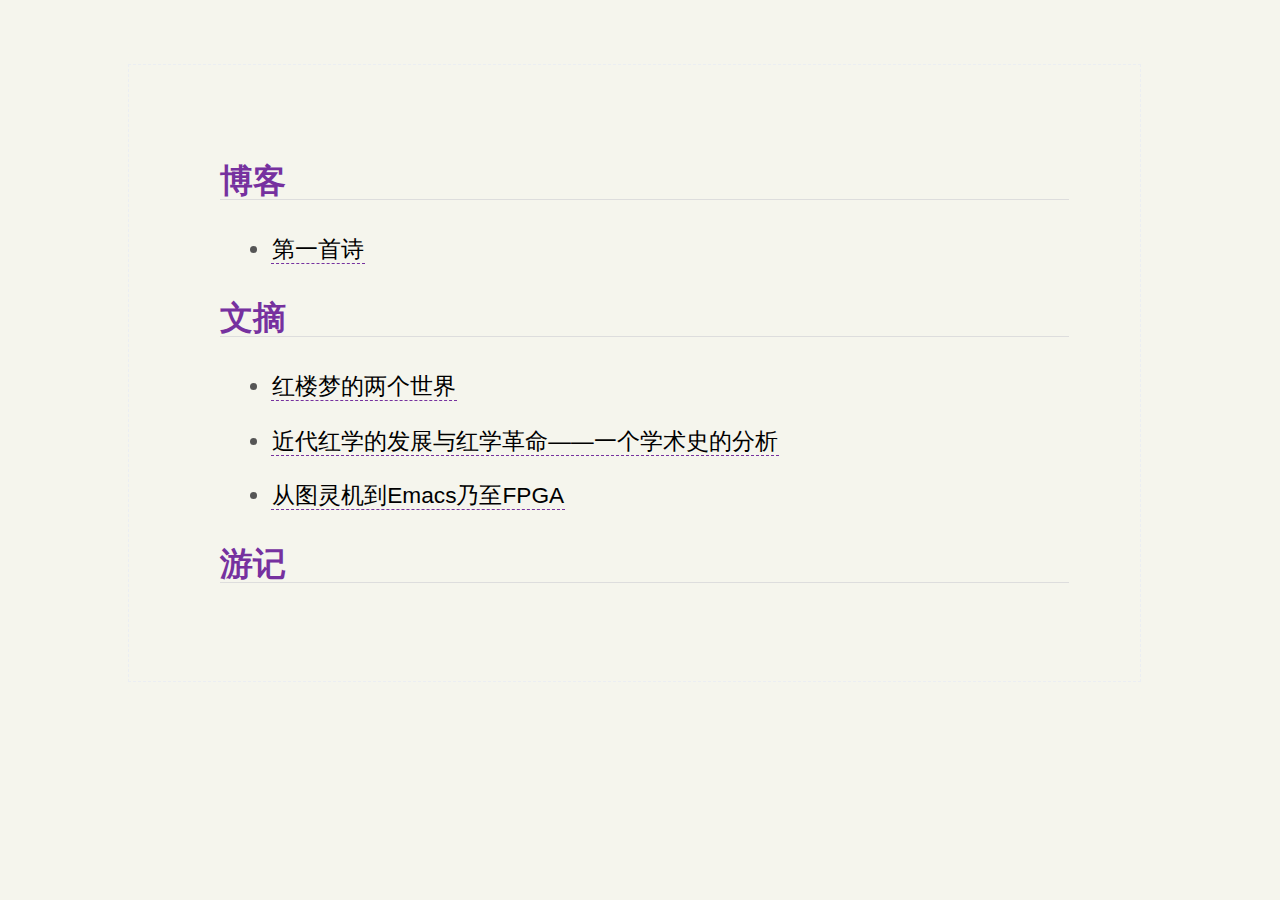
<file: index.html>
<?xml version="1.0" encoding="utf-8"?>
<!DOCTYPE html PUBLIC "-//W3C//DTD XHTML 1.0 Strict//EN"
"http://www.w3.org/TR/xhtml1/DTD/xhtml1-strict.dtd">
<html xmlns="http://www.w3.org/1999/xhtml" lang="en" xml:lang="en">
<head>
<!-- 2017-07-15 Sat 02:06 -->
<meta http-equiv="Content-Type" content="text/html;charset=utf-8" />
<meta name="viewport" content="width=device-width, initial-scale=1" />
<title></title>
<meta name="generator" content="Org mode" />
<meta name="author" content="eitazhou" />
<style type="text/css">
 <!--/*--><![CDATA[/*><!--*/
  .title  { text-align: center;
             margin-bottom: .2em; }
  .subtitle { text-align: center;
              font-size: medium;
              font-weight: bold;
              margin-top:0; }
  .todo   { font-family: monospace; color: red; }
  .done   { font-family: monospace; color: green; }
  .priority { font-family: monospace; color: orange; }
  .tag    { background-color: #eee; font-family: monospace;
            padding: 2px; font-size: 80%; font-weight: normal; }
  .timestamp { color: #bebebe; }
  .timestamp-kwd { color: #5f9ea0; }
  .org-right  { margin-left: auto; margin-right: 0px;  text-align: right; }
  .org-left   { margin-left: 0px;  margin-right: auto; text-align: left; }
  .org-center { margin-left: auto; margin-right: auto; text-align: center; }
  .underline { text-decoration: underline; }
  #postamble p, #preamble p { font-size: 90%; margin: .2em; }
  p.verse { margin-left: 3%; }
  pre {
    border: 1px solid #ccc;
    box-shadow: 3px 3px 3px #eee;
    padding: 8pt;
    font-family: monospace;
    overflow: auto;
    margin: 1.2em;
  }
  pre.src {
    position: relative;
    overflow: visible;
    padding-top: 1.2em;
  }
  pre.src:before {
    display: none;
    position: absolute;
    background-color: white;
    top: -10px;
    right: 10px;
    padding: 3px;
    border: 1px solid black;
  }
  pre.src:hover:before { display: inline;}
  /* Languages per Org manual */
  pre.src-asymptote:before { content: 'Asymptote'; }
  pre.src-awk:before { content: 'Awk'; }
  pre.src-C:before { content: 'C'; }
  /* pre.src-C++ doesn't work in CSS */
  pre.src-clojure:before { content: 'Clojure'; }
  pre.src-css:before { content: 'CSS'; }
  pre.src-D:before { content: 'D'; }
  pre.src-ditaa:before { content: 'ditaa'; }
  pre.src-dot:before { content: 'Graphviz'; }
  pre.src-calc:before { content: 'Emacs Calc'; }
  pre.src-emacs-lisp:before { content: 'Emacs Lisp'; }
  pre.src-fortran:before { content: 'Fortran'; }
  pre.src-gnuplot:before { content: 'gnuplot'; }
  pre.src-haskell:before { content: 'Haskell'; }
  pre.src-java:before { content: 'Java'; }
  pre.src-js:before { content: 'Javascript'; }
  pre.src-latex:before { content: 'LaTeX'; }
  pre.src-ledger:before { content: 'Ledger'; }
  pre.src-lisp:before { content: 'Lisp'; }
  pre.src-lilypond:before { content: 'Lilypond'; }
  pre.src-lua:before { content: 'Lua'; }
  pre.src-matlab:before { content: 'MATLAB'; }
  pre.src-mscgen:before { content: 'Mscgen'; }
  pre.src-ocaml:before { content: 'Objective Caml'; }
  pre.src-octave:before { content: 'Octave'; }
  pre.src-org:before { content: 'Org mode'; }
  pre.src-oz:before { content: 'OZ'; }
  pre.src-plantuml:before { content: 'Plantuml'; }
  pre.src-processing:before { content: 'Processing.js'; }
  pre.src-python:before { content: 'Python'; }
  pre.src-R:before { content: 'R'; }
  pre.src-ruby:before { content: 'Ruby'; }
  pre.src-sass:before { content: 'Sass'; }
  pre.src-scheme:before { content: 'Scheme'; }
  pre.src-screen:before { content: 'Gnu Screen'; }
  pre.src-sed:before { content: 'Sed'; }
  pre.src-sh:before { content: 'shell'; }
  pre.src-sql:before { content: 'SQL'; }
  pre.src-sqlite:before { content: 'SQLite'; }
  /* additional languages in org.el's org-babel-load-languages alist */
  pre.src-forth:before { content: 'Forth'; }
  pre.src-io:before { content: 'IO'; }
  pre.src-J:before { content: 'J'; }
  pre.src-makefile:before { content: 'Makefile'; }
  pre.src-maxima:before { content: 'Maxima'; }
  pre.src-perl:before { content: 'Perl'; }
  pre.src-picolisp:before { content: 'Pico Lisp'; }
  pre.src-scala:before { content: 'Scala'; }
  pre.src-shell:before { content: 'Shell Script'; }
  pre.src-ebnf2ps:before { content: 'ebfn2ps'; }
  /* additional language identifiers per "defun org-babel-execute"
       in ob-*.el */
  pre.src-cpp:before  { content: 'C++'; }
  pre.src-abc:before  { content: 'ABC'; }
  pre.src-coq:before  { content: 'Coq'; }
  pre.src-groovy:before  { content: 'Groovy'; }
  /* additional language identifiers from org-babel-shell-names in
     ob-shell.el: ob-shell is the only babel language using a lambda to put
     the execution function name together. */
  pre.src-bash:before  { content: 'bash'; }
  pre.src-csh:before  { content: 'csh'; }
  pre.src-ash:before  { content: 'ash'; }
  pre.src-dash:before  { content: 'dash'; }
  pre.src-ksh:before  { content: 'ksh'; }
  pre.src-mksh:before  { content: 'mksh'; }
  pre.src-posh:before  { content: 'posh'; }
  /* Additional Emacs modes also supported by the LaTeX listings package */
  pre.src-ada:before { content: 'Ada'; }
  pre.src-asm:before { content: 'Assembler'; }
  pre.src-caml:before { content: 'Caml'; }
  pre.src-delphi:before { content: 'Delphi'; }
  pre.src-html:before { content: 'HTML'; }
  pre.src-idl:before { content: 'IDL'; }
  pre.src-mercury:before { content: 'Mercury'; }
  pre.src-metapost:before { content: 'MetaPost'; }
  pre.src-modula-2:before { content: 'Modula-2'; }
  pre.src-pascal:before { content: 'Pascal'; }
  pre.src-ps:before { content: 'PostScript'; }
  pre.src-prolog:before { content: 'Prolog'; }
  pre.src-simula:before { content: 'Simula'; }
  pre.src-tcl:before { content: 'tcl'; }
  pre.src-tex:before { content: 'TeX'; }
  pre.src-plain-tex:before { content: 'Plain TeX'; }
  pre.src-verilog:before { content: 'Verilog'; }
  pre.src-vhdl:before { content: 'VHDL'; }
  pre.src-xml:before { content: 'XML'; }
  pre.src-nxml:before { content: 'XML'; }
  /* add a generic configuration mode; LaTeX export needs an additional
     (add-to-list 'org-latex-listings-langs '(conf " ")) in .emacs */
  pre.src-conf:before { content: 'Configuration File'; }

  table { border-collapse:collapse; }
  caption.t-above { caption-side: top; }
  caption.t-bottom { caption-side: bottom; }
  td, th { vertical-align:top;  }
  th.org-right  { text-align: center;  }
  th.org-left   { text-align: center;   }
  th.org-center { text-align: center; }
  td.org-right  { text-align: right;  }
  td.org-left   { text-align: left;   }
  td.org-center { text-align: center; }
  dt { font-weight: bold; }
  .footpara { display: inline; }
  .footdef  { margin-bottom: 1em; }
  .figure { padding: 1em; }
  .figure p { text-align: center; }
  .inlinetask {
    padding: 10px;
    border: 2px solid gray;
    margin: 10px;
    background: #ffffcc;
  }
  #org-div-home-and-up
   { text-align: right; font-size: 70%; white-space: nowrap; }
  textarea { overflow-x: auto; }
  .linenr { font-size: smaller }
  .code-highlighted { background-color: #ffff00; }
  .org-info-js_info-navigation { border-style: none; }
  #org-info-js_console-label
    { font-size: 10px; font-weight: bold; white-space: nowrap; }
  .org-info-js_search-highlight
    { background-color: #ffff00; color: #000000; font-weight: bold; }
  .org-svg { width: 90%; }
  /*]]>*/-->
</style>
<link rel="stylesheet" type="text/css" href="css/worg.css" />
<script type="text/javascript">
/*
@licstart  The following is the entire license notice for the
JavaScript code in this tag.

Copyright (C) 2012-2013 Free Software Foundation, Inc.

The JavaScript code in this tag is free software: you can
redistribute it and/or modify it under the terms of the GNU
General Public License (GNU GPL) as published by the Free Software
Foundation, either version 3 of the License, or (at your option)
any later version.  The code is distributed WITHOUT ANY WARRANTY;
without even the implied warranty of MERCHANTABILITY or FITNESS
FOR A PARTICULAR PURPOSE.  See the GNU GPL for more details.

As additional permission under GNU GPL version 3 section 7, you
may distribute non-source (e.g., minimized or compacted) forms of
that code without the copy of the GNU GPL normally required by
section 4, provided you include this license notice and a URL
through which recipients can access the Corresponding Source.


@licend  The above is the entire license notice
for the JavaScript code in this tag.
*/
<!--/*--><![CDATA[/*><!--*/
 function CodeHighlightOn(elem, id)
 {
   var target = document.getElementById(id);
   if(null != target) {
     elem.cacheClassElem = elem.className;
     elem.cacheClassTarget = target.className;
     target.className = "code-highlighted";
     elem.className   = "code-highlighted";
   }
 }
 function CodeHighlightOff(elem, id)
 {
   var target = document.getElementById(id);
   if(elem.cacheClassElem)
     elem.className = elem.cacheClassElem;
   if(elem.cacheClassTarget)
     target.className = elem.cacheClassTarget;
 }
/*]]>*///-->
</script>
</head>
<body>
<div id="content">

<div id="outline-container-org323ec6c" class="outline-2">
<h2 id="org323ec6c">博客</h2>
<div class="outline-text-2" id="text-org323ec6c">
<ul class="org-ul">
<li><a href="第一首诗.html">第一首诗</a></li>
</ul>
</div>
</div>
<div id="outline-container-org10b5a75" class="outline-2">
<h2 id="org10b5a75">文摘</h2>
<div class="outline-text-2" id="text-org10b5a75">
<ul class="org-ul">
<li><a href="红楼梦的两个世界.html">红楼梦的两个世界</a></li>
<li><a href="./近代红学的发展与红学革命.html">近代红学的发展与红学革命——一个学术史的分析</a></li>
<li><a href="从图灵机到Emacs乃至FPGA.html">从图灵机到Emacs乃至FPGA</a></li>
</ul>
</div>
</div>
<div id="outline-container-org648b8d7" class="outline-2">
<h2 id="org648b8d7">游记</h2>
</div>
</div>
</body>
</html>
</file>
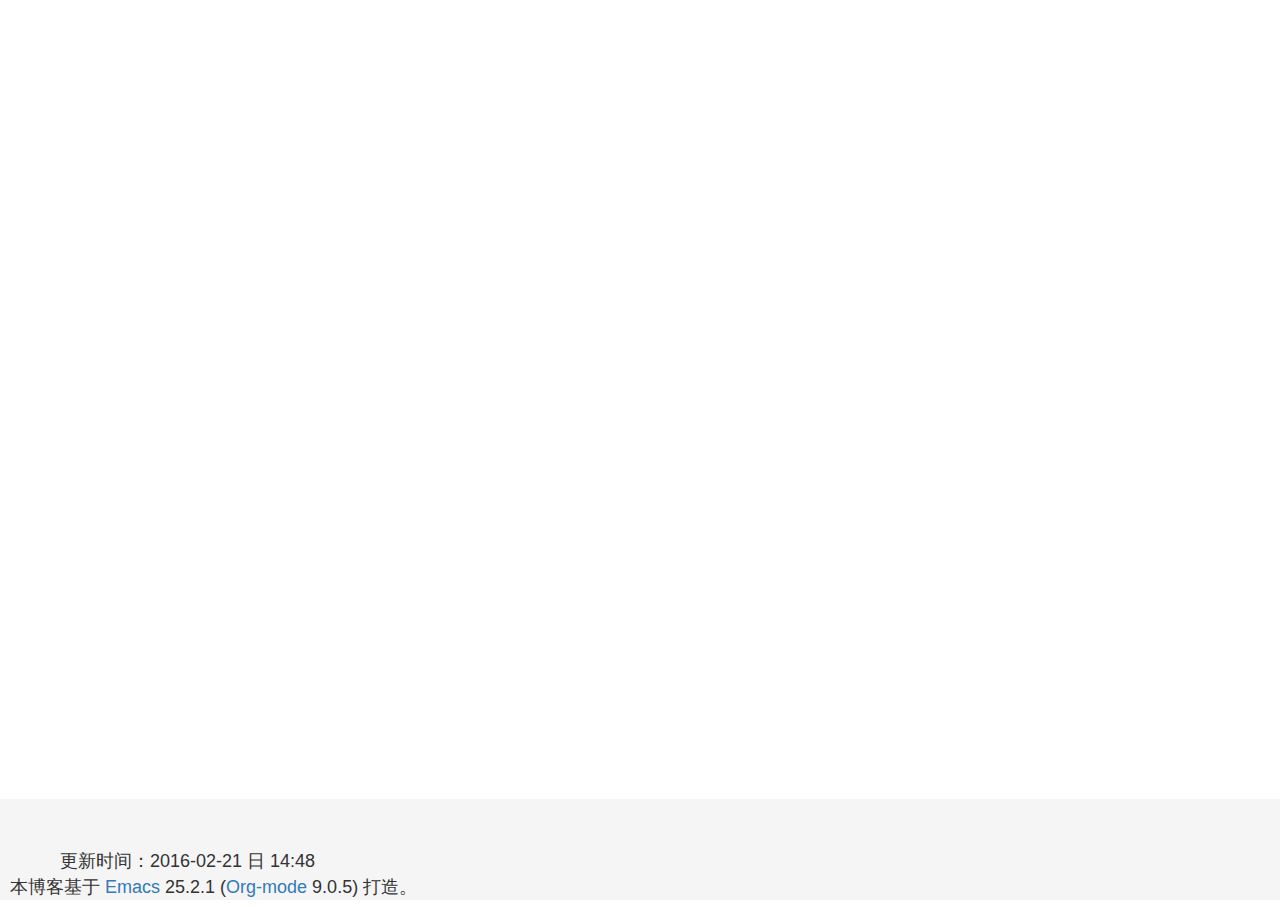
<file: remember.html>
<!doctype html>
<html lang="en">
<head>
<title></title>
<!-- 2017-07-18 二 00:34 -->
<meta charset="utf-8">
<meta name="viewport" content="width=device-width, initial-scale=1">
<meta name="generator" content="Org-mode">
<meta name="author" content="eitazhou">

<link  href="https://cdnjs.cloudflare.com/ajax/libs/twitter-bootstrap/3.3.5/css/bootstrap.min.css" rel="stylesheet">
<script src="https://cdnjs.cloudflare.com/ajax/libs/jquery/1.11.3/jquery.min.js"></script>
<script src="https://cdnjs.cloudflare.com/ajax/libs/twitter-bootstrap/3.3.5/js/bootstrap.min.js"></script>
<style type="text/css">
/* org mode styles on top of twbs */

html {
    position: relative;
    min-height: 100%;
}

body {
    font-size: 18px;
    margin-bottom: 105px;
}

footer {
    position: absolute;
    bottom: 0;
    width: 100%;
    height: 101px;
    background-color: #f5f5f5;
}

footer > div {
    padding: 10px;
}

footer p {
    margin: 0 0 5px;
    text-align: center;
    font-size: 16px;
}

#table-of-contents {
    margin-top: 20px;
    margin-bottom: 20px;
}

blockquote p {
    font-size: 18px;
}

pre {
    font-size: 16px;
}

.footpara {
    display: inline-block;
}

figcaption {
  font-size: 16px;
  color: #666;
  font-style: italic;
  padding-bottom: 15px;
}

/* from twbs docs */

.bs-docs-sidebar.affix {
    position: static;
}
@media (min-width: 768px) {
    .bs-docs-sidebar {
        padding-left: 20px;
    }
}

/* All levels of nav */
.bs-docs-sidebar .nav > li > a {
    display: block;
    padding: 4px 20px;
    font-size: 14px;
    font-weight: 500;
    color: #999;
}
.bs-docs-sidebar .nav > li > a:hover,
.bs-docs-sidebar .nav > li > a:focus {
    padding-left: 19px;
    color: #A1283B;
    text-decoration: none;
    background-color: transparent;
    border-left: 1px solid #A1283B;
}
.bs-docs-sidebar .nav > .active > a,
.bs-docs-sidebar .nav > .active:hover > a,
.bs-docs-sidebar .nav > .active:focus > a {
    padding-left: 18px;
    font-weight: bold;
    color: #A1283B;
    background-color: transparent;
    border-left: 2px solid #A1283B;
}

/* Nav: second level (shown on .active) */
.bs-docs-sidebar .nav .nav {
    display: none; /* Hide by default, but at >768px, show it */
    padding-bottom: 10px;
}
.bs-docs-sidebar .nav .nav > li > a {
    padding-top: 1px;
    padding-bottom: 1px;
    padding-left: 30px;
    font-size: 12px;
    font-weight: normal;
}
.bs-docs-sidebar .nav .nav > li > a:hover,
.bs-docs-sidebar .nav .nav > li > a:focus {
    padding-left: 29px;
}
.bs-docs-sidebar .nav .nav > .active > a,
.bs-docs-sidebar .nav .nav > .active:hover > a,
.bs-docs-sidebar .nav .nav > .active:focus > a {
    padding-left: 28px;
    font-weight: 500;
}

/* Nav: third level (shown on .active) */
.bs-docs-sidebar .nav .nav .nav {
    padding-bottom: 10px;
}
.bs-docs-sidebar .nav .nav .nav > li > a {
    padding-top: 1px;
    padding-bottom: 1px;
    padding-left: 40px;
    font-size: 12px;
    font-weight: normal;
}
.bs-docs-sidebar .nav .nav .nav > li > a:hover,
.bs-docs-sidebar .nav .nav .nav > li > a:focus {
    padding-left: 39px;
}
.bs-docs-sidebar .nav .nav .nav > .active > a,
.bs-docs-sidebar .nav .nav .nav > .active:hover > a,
.bs-docs-sidebar .nav .nav .nav > .active:focus > a {
    padding-left: 38px;
    font-weight: 500;
}

/* Show and affix the side nav when space allows it */
@media (min-width: 992px) {
    .bs-docs-sidebar .nav > .active > ul {
        display: block;
    }
    /* Widen the fixed sidebar */
    .bs-docs-sidebar.affix,
    .bs-docs-sidebar.affix-bottom {
        width: 213px;
    }
    .bs-docs-sidebar.affix {
        position: fixed; /* Undo the static from mobile first approach */
        top: 20px;
    }
    .bs-docs-sidebar.affix-bottom {
        position: absolute; /* Undo the static from mobile first approach */
    }
    .bs-docs-sidebar.affix .bs-docs-sidenav,.bs-docs-sidebar.affix-bottom .bs-docs-sidenav {
        margin-top: 0;
        margin-bottom: 0
    }
}
@media (min-width: 1200px) {
    /* Widen the fixed sidebar again */
    .bs-docs-sidebar.affix-bottom,
    .bs-docs-sidebar.affix {
        width: 263px;
    }
}
</style>
<script type="text/javascript">
$(function() {
    'use strict';

    $('.bs-docs-sidebar li').first().addClass('active');

    $(document.body).scrollspy({target: '.bs-docs-sidebar'});

    $('.bs-docs-sidebar').affix();
});
</script>
</head>
<body>
<div id="content" class="container">
<div class="row"><div class="col-md-9"><h1 class="title"></h1>
</div><div class="col-md-3"></div></div></div>
<footer id="postamble" class="">


<!-- UY BEGIN -->
<div id="uyan_frame"></div>
<script type="text/javascript" src="http://v2.uyan.cc/code/uyan.js?uid=2120452"></script>
<!-- UY END -->


   <div id = "baidu_tongji">
   <script>
var _hmt = _hmt || [];
(function() {
  var hm = document.createElement("script");
  hm.src = "//hm.baidu.com/hm.js?4a01ad9c7f0b2821093f8db022570698";
  var s = document.getElementsByTagName("script")[0];
  s.parentNode.insertBefore(hm, s);
})();
</script>

   </div>

   <div class='footer'>
    &nbsp;&nbsp;&nbsp;&nbsp;&nbsp;&nbsp;&nbsp;&nbsp;&nbsp;&nbsp;更新时间：2016-02-21 日 14:48 <br>
   本博客基于 <a href="http://www.gnu.org/software/emacs/">Emacs</a> 25.2.1 (<a href="http://orgmode.org">Org-mode</a> 9.0.5) 打造。
   </div>
</footer>
</body>
</html>
</file>
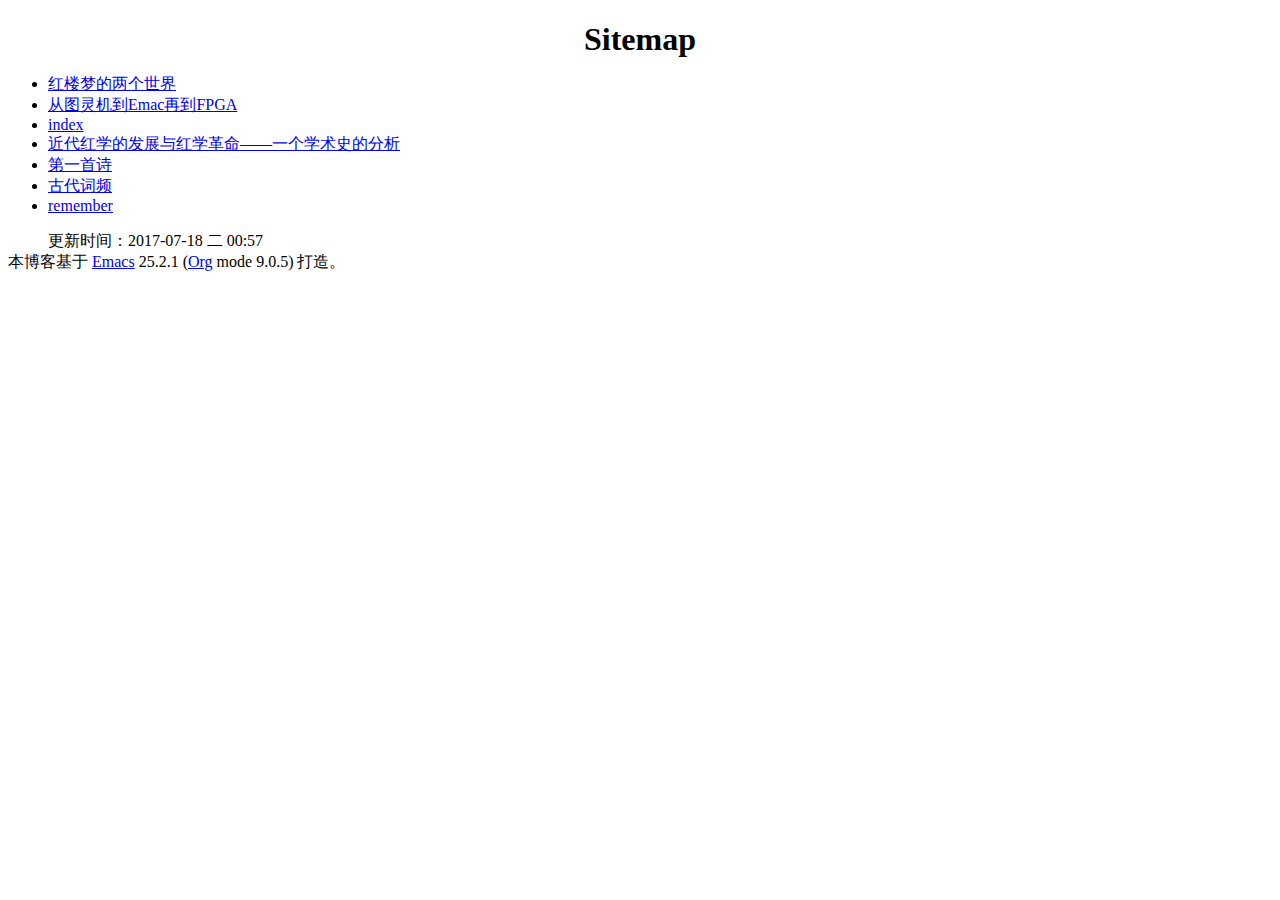
<file: sitemap.html>
<?xml version="1.0" encoding="utf-8"?>
<!DOCTYPE html PUBLIC "-//W3C//DTD XHTML 1.0 Strict//EN"
"http://www.w3.org/TR/xhtml1/DTD/xhtml1-strict.dtd">
<html xmlns="http://www.w3.org/1999/xhtml" lang="en" xml:lang="en">
<head>
<!-- 2017-07-18 二 00:57 -->
<meta http-equiv="Content-Type" content="text/html;charset=utf-8" />
<meta name="viewport" content="width=device-width, initial-scale=1" />
<title>Sitemap</title>
<meta name="generator" content="Org mode" />
<meta name="author" content="eitazhou" />
<style type="text/css">
 <!--/*--><![CDATA[/*><!--*/
  .title  { text-align: center;
             margin-bottom: .2em; }
  .subtitle { text-align: center;
              font-size: medium;
              font-weight: bold;
              margin-top:0; }
  .todo   { font-family: monospace; color: red; }
  .done   { font-family: monospace; color: green; }
  .priority { font-family: monospace; color: orange; }
  .tag    { background-color: #eee; font-family: monospace;
            padding: 2px; font-size: 80%; font-weight: normal; }
  .timestamp { color: #bebebe; }
  .timestamp-kwd { color: #5f9ea0; }
  .org-right  { margin-left: auto; margin-right: 0px;  text-align: right; }
  .org-left   { margin-left: 0px;  margin-right: auto; text-align: left; }
  .org-center { margin-left: auto; margin-right: auto; text-align: center; }
  .underline { text-decoration: underline; }
  #postamble p, #preamble p { font-size: 90%; margin: .2em; }
  p.verse { margin-left: 3%; }
  pre {
    border: 1px solid #ccc;
    box-shadow: 3px 3px 3px #eee;
    padding: 8pt;
    font-family: monospace;
    overflow: auto;
    margin: 1.2em;
  }
  pre.src {
    position: relative;
    overflow: visible;
    padding-top: 1.2em;
  }
  pre.src:before {
    display: none;
    position: absolute;
    background-color: white;
    top: -10px;
    right: 10px;
    padding: 3px;
    border: 1px solid black;
  }
  pre.src:hover:before { display: inline;}
  /* Languages per Org manual */
  pre.src-asymptote:before { content: 'Asymptote'; }
  pre.src-awk:before { content: 'Awk'; }
  pre.src-C:before { content: 'C'; }
  /* pre.src-C++ doesn't work in CSS */
  pre.src-clojure:before { content: 'Clojure'; }
  pre.src-css:before { content: 'CSS'; }
  pre.src-D:before { content: 'D'; }
  pre.src-ditaa:before { content: 'ditaa'; }
  pre.src-dot:before { content: 'Graphviz'; }
  pre.src-calc:before { content: 'Emacs Calc'; }
  pre.src-emacs-lisp:before { content: 'Emacs Lisp'; }
  pre.src-fortran:before { content: 'Fortran'; }
  pre.src-gnuplot:before { content: 'gnuplot'; }
  pre.src-haskell:before { content: 'Haskell'; }
  pre.src-java:before { content: 'Java'; }
  pre.src-js:before { content: 'Javascript'; }
  pre.src-latex:before { content: 'LaTeX'; }
  pre.src-ledger:before { content: 'Ledger'; }
  pre.src-lisp:before { content: 'Lisp'; }
  pre.src-lilypond:before { content: 'Lilypond'; }
  pre.src-lua:before { content: 'Lua'; }
  pre.src-matlab:before { content: 'MATLAB'; }
  pre.src-mscgen:before { content: 'Mscgen'; }
  pre.src-ocaml:before { content: 'Objective Caml'; }
  pre.src-octave:before { content: 'Octave'; }
  pre.src-org:before { content: 'Org mode'; }
  pre.src-oz:before { content: 'OZ'; }
  pre.src-plantuml:before { content: 'Plantuml'; }
  pre.src-processing:before { content: 'Processing.js'; }
  pre.src-python:before { content: 'Python'; }
  pre.src-R:before { content: 'R'; }
  pre.src-ruby:before { content: 'Ruby'; }
  pre.src-sass:before { content: 'Sass'; }
  pre.src-scheme:before { content: 'Scheme'; }
  pre.src-screen:before { content: 'Gnu Screen'; }
  pre.src-sed:before { content: 'Sed'; }
  pre.src-sh:before { content: 'shell'; }
  pre.src-sql:before { content: 'SQL'; }
  pre.src-sqlite:before { content: 'SQLite'; }
  /* additional languages in org.el's org-babel-load-languages alist */
  pre.src-forth:before { content: 'Forth'; }
  pre.src-io:before { content: 'IO'; }
  pre.src-J:before { content: 'J'; }
  pre.src-makefile:before { content: 'Makefile'; }
  pre.src-maxima:before { content: 'Maxima'; }
  pre.src-perl:before { content: 'Perl'; }
  pre.src-picolisp:before { content: 'Pico Lisp'; }
  pre.src-scala:before { content: 'Scala'; }
  pre.src-shell:before { content: 'Shell Script'; }
  pre.src-ebnf2ps:before { content: 'ebfn2ps'; }
  /* additional language identifiers per "defun org-babel-execute"
       in ob-*.el */
  pre.src-cpp:before  { content: 'C++'; }
  pre.src-abc:before  { content: 'ABC'; }
  pre.src-coq:before  { content: 'Coq'; }
  pre.src-groovy:before  { content: 'Groovy'; }
  /* additional language identifiers from org-babel-shell-names in
     ob-shell.el: ob-shell is the only babel language using a lambda to put
     the execution function name together. */
  pre.src-bash:before  { content: 'bash'; }
  pre.src-csh:before  { content: 'csh'; }
  pre.src-ash:before  { content: 'ash'; }
  pre.src-dash:before  { content: 'dash'; }
  pre.src-ksh:before  { content: 'ksh'; }
  pre.src-mksh:before  { content: 'mksh'; }
  pre.src-posh:before  { content: 'posh'; }
  /* Additional Emacs modes also supported by the LaTeX listings package */
  pre.src-ada:before { content: 'Ada'; }
  pre.src-asm:before { content: 'Assembler'; }
  pre.src-caml:before { content: 'Caml'; }
  pre.src-delphi:before { content: 'Delphi'; }
  pre.src-html:before { content: 'HTML'; }
  pre.src-idl:before { content: 'IDL'; }
  pre.src-mercury:before { content: 'Mercury'; }
  pre.src-metapost:before { content: 'MetaPost'; }
  pre.src-modula-2:before { content: 'Modula-2'; }
  pre.src-pascal:before { content: 'Pascal'; }
  pre.src-ps:before { content: 'PostScript'; }
  pre.src-prolog:before { content: 'Prolog'; }
  pre.src-simula:before { content: 'Simula'; }
  pre.src-tcl:before { content: 'tcl'; }
  pre.src-tex:before { content: 'TeX'; }
  pre.src-plain-tex:before { content: 'Plain TeX'; }
  pre.src-verilog:before { content: 'Verilog'; }
  pre.src-vhdl:before { content: 'VHDL'; }
  pre.src-xml:before { content: 'XML'; }
  pre.src-nxml:before { content: 'XML'; }
  /* add a generic configuration mode; LaTeX export needs an additional
     (add-to-list 'org-latex-listings-langs '(conf " ")) in .emacs */
  pre.src-conf:before { content: 'Configuration File'; }

  table { border-collapse:collapse; }
  caption.t-above { caption-side: top; }
  caption.t-bottom { caption-side: bottom; }
  td, th { vertical-align:top;  }
  th.org-right  { text-align: center;  }
  th.org-left   { text-align: center;   }
  th.org-center { text-align: center; }
  td.org-right  { text-align: right;  }
  td.org-left   { text-align: left;   }
  td.org-center { text-align: center; }
  dt { font-weight: bold; }
  .footpara { display: inline; }
  .footdef  { margin-bottom: 1em; }
  .figure { padding: 1em; }
  .figure p { text-align: center; }
  .inlinetask {
    padding: 10px;
    border: 2px solid gray;
    margin: 10px;
    background: #ffffcc;
  }
  #org-div-home-and-up
   { text-align: right; font-size: 70%; white-space: nowrap; }
  textarea { overflow-x: auto; }
  .linenr { font-size: smaller }
  .code-highlighted { background-color: #ffff00; }
  .org-info-js_info-navigation { border-style: none; }
  #org-info-js_console-label
    { font-size: 10px; font-weight: bold; white-space: nowrap; }
  .org-info-js_search-highlight
    { background-color: #ffff00; color: #000000; font-weight: bold; }
  .org-svg { width: 90%; }
  /*]]>*/-->
</style>
<script type="text/javascript">
/*
@licstart  The following is the entire license notice for the
JavaScript code in this tag.

Copyright (C) 2012-2013 Free Software Foundation, Inc.

The JavaScript code in this tag is free software: you can
redistribute it and/or modify it under the terms of the GNU
General Public License (GNU GPL) as published by the Free Software
Foundation, either version 3 of the License, or (at your option)
any later version.  The code is distributed WITHOUT ANY WARRANTY;
without even the implied warranty of MERCHANTABILITY or FITNESS
FOR A PARTICULAR PURPOSE.  See the GNU GPL for more details.

As additional permission under GNU GPL version 3 section 7, you
may distribute non-source (e.g., minimized or compacted) forms of
that code without the copy of the GNU GPL normally required by
section 4, provided you include this license notice and a URL
through which recipients can access the Corresponding Source.


@licend  The above is the entire license notice
for the JavaScript code in this tag.
*/
<!--/*--><![CDATA[/*><!--*/
 function CodeHighlightOn(elem, id)
 {
   var target = document.getElementById(id);
   if(null != target) {
     elem.cacheClassElem = elem.className;
     elem.cacheClassTarget = target.className;
     target.className = "code-highlighted";
     elem.className   = "code-highlighted";
   }
 }
 function CodeHighlightOff(elem, id)
 {
   var target = document.getElementById(id);
   if(elem.cacheClassElem)
     elem.className = elem.cacheClassElem;
   if(elem.cacheClassTarget)
     target.className = elem.cacheClassTarget;
 }
/*]]>*///-->
</script>
</head>
<body>
<div id="content">
<h1 class="title">Sitemap</h1>
<ul class="org-ul">
<li><a href="红楼梦的两个世界.html">红楼梦的两个世界</a></li>
<li><a href="从图灵机到Emacs乃至FPGA.html">从图灵机到Emac再到FPGA</a></li>
<li><a href="index.html">index</a></li>
<li><a href="近代红学的发展与红学革命.html">近代红学的发展与红学革命——一个学术史的分析</a></li>
<li><a href="第一首诗.html">第一首诗</a></li>
<li><a href="古代词频.html">古代词频</a></li>
<li><a href="remember.html">remember</a></li>
</ul>
</div>
<div id="postamble" class="status">


<!-- UY BEGIN -->
<div id="uyan_frame"></div>
<script type="text/javascript" src="http://v2.uyan.cc/code/uyan.js?uid=2120452"></script>
<!-- UY END -->


   <div id = "baidu_tongji">
   <script>
var _hmt = _hmt || [];
(function() {
  var hm = document.createElement("script");
  hm.src = "//hm.baidu.com/hm.js?4a01ad9c7f0b2821093f8db022570698";
  var s = document.getElementsByTagName("script")[0];
  s.parentNode.insertBefore(hm, s);
})();
</script>

   </div>

   <div class='footer'>
    &nbsp;&nbsp;&nbsp;&nbsp;&nbsp;&nbsp;&nbsp;&nbsp;&nbsp;&nbsp;更新时间：2017-07-18 二 00:57 <br>
   本博客基于 <a href="http://www.gnu.org/software/emacs/">Emacs</a> 25.2.1 (<a href="http://orgmode.org">Org</a> mode 9.0.5) 打造。
   </div>
</div>
</body>
</html>
</file>
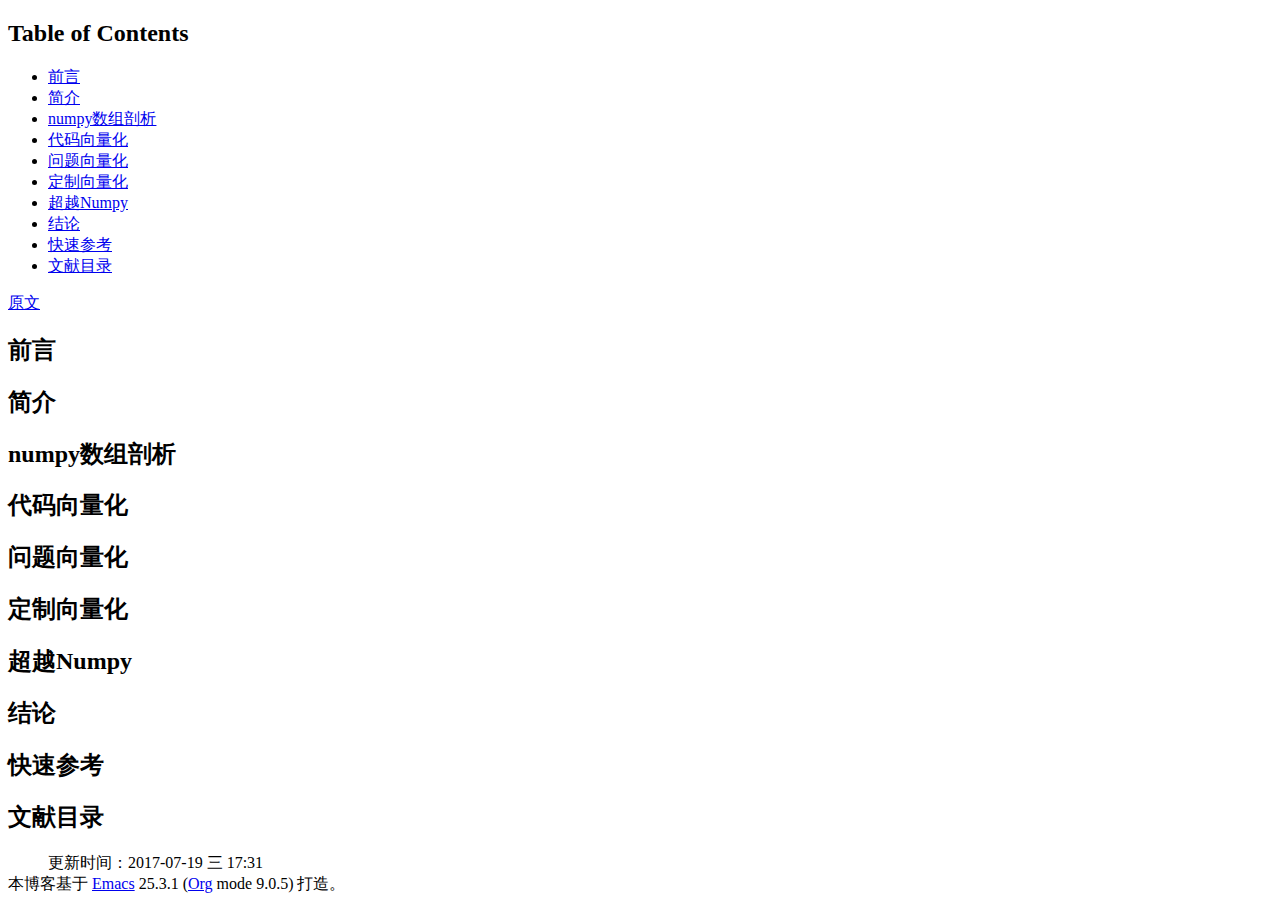
<file: 从python到numpy.html>
<?xml version="1.0" encoding="utf-8"?>
<!DOCTYPE html PUBLIC "-//W3C//DTD XHTML 1.0 Strict//EN"
"http://www.w3.org/TR/xhtml1/DTD/xhtml1-strict.dtd">
<html xmlns="http://www.w3.org/1999/xhtml" lang="en" xml:lang="en">
<head>
<!-- 2018-01-28 日 23:28 -->
<meta http-equiv="Content-Type" content="text/html;charset=utf-8" />
<meta name="viewport" content="width=device-width, initial-scale=1" />
<title></title>
<meta name="generator" content="Org mode" />
<meta name="author" content="eitazhou" />
<style type="text/css">
 <!--/*--><![CDATA[/*><!--*/
  .title  { text-align: center;
             margin-bottom: .2em; }
  .subtitle { text-align: center;
              font-size: medium;
              font-weight: bold;
              margin-top:0; }
  .todo   { font-family: monospace; color: red; }
  .done   { font-family: monospace; color: green; }
  .priority { font-family: monospace; color: orange; }
  .tag    { background-color: #eee; font-family: monospace;
            padding: 2px; font-size: 80%; font-weight: normal; }
  .timestamp { color: #bebebe; }
  .timestamp-kwd { color: #5f9ea0; }
  .org-right  { margin-left: auto; margin-right: 0px;  text-align: right; }
  .org-left   { margin-left: 0px;  margin-right: auto; text-align: left; }
  .org-center { margin-left: auto; margin-right: auto; text-align: center; }
  .underline { text-decoration: underline; }
  #postamble p, #preamble p { font-size: 90%; margin: .2em; }
  p.verse { margin-left: 3%; }
  pre {
    border: 1px solid #ccc;
    box-shadow: 3px 3px 3px #eee;
    padding: 8pt;
    font-family: monospace;
    overflow: auto;
    margin: 1.2em;
  }
  pre.src {
    position: relative;
    overflow: visible;
    padding-top: 1.2em;
  }
  pre.src:before {
    display: none;
    position: absolute;
    background-color: white;
    top: -10px;
    right: 10px;
    padding: 3px;
    border: 1px solid black;
  }
  pre.src:hover:before { display: inline;}
  /* Languages per Org manual */
  pre.src-asymptote:before { content: 'Asymptote'; }
  pre.src-awk:before { content: 'Awk'; }
  pre.src-C:before { content: 'C'; }
  /* pre.src-C++ doesn't work in CSS */
  pre.src-clojure:before { content: 'Clojure'; }
  pre.src-css:before { content: 'CSS'; }
  pre.src-D:before { content: 'D'; }
  pre.src-ditaa:before { content: 'ditaa'; }
  pre.src-dot:before { content: 'Graphviz'; }
  pre.src-calc:before { content: 'Emacs Calc'; }
  pre.src-emacs-lisp:before { content: 'Emacs Lisp'; }
  pre.src-fortran:before { content: 'Fortran'; }
  pre.src-gnuplot:before { content: 'gnuplot'; }
  pre.src-haskell:before { content: 'Haskell'; }
  pre.src-java:before { content: 'Java'; }
  pre.src-js:before { content: 'Javascript'; }
  pre.src-latex:before { content: 'LaTeX'; }
  pre.src-ledger:before { content: 'Ledger'; }
  pre.src-lisp:before { content: 'Lisp'; }
  pre.src-lilypond:before { content: 'Lilypond'; }
  pre.src-lua:before { content: 'Lua'; }
  pre.src-matlab:before { content: 'MATLAB'; }
  pre.src-mscgen:before { content: 'Mscgen'; }
  pre.src-ocaml:before { content: 'Objective Caml'; }
  pre.src-octave:before { content: 'Octave'; }
  pre.src-org:before { content: 'Org mode'; }
  pre.src-oz:before { content: 'OZ'; }
  pre.src-plantuml:before { content: 'Plantuml'; }
  pre.src-processing:before { content: 'Processing.js'; }
  pre.src-python:before { content: 'Python'; }
  pre.src-R:before { content: 'R'; }
  pre.src-ruby:before { content: 'Ruby'; }
  pre.src-sass:before { content: 'Sass'; }
  pre.src-scheme:before { content: 'Scheme'; }
  pre.src-screen:before { content: 'Gnu Screen'; }
  pre.src-sed:before { content: 'Sed'; }
  pre.src-sh:before { content: 'shell'; }
  pre.src-sql:before { content: 'SQL'; }
  pre.src-sqlite:before { content: 'SQLite'; }
  /* additional languages in org.el's org-babel-load-languages alist */
  pre.src-forth:before { content: 'Forth'; }
  pre.src-io:before { content: 'IO'; }
  pre.src-J:before { content: 'J'; }
  pre.src-makefile:before { content: 'Makefile'; }
  pre.src-maxima:before { content: 'Maxima'; }
  pre.src-perl:before { content: 'Perl'; }
  pre.src-picolisp:before { content: 'Pico Lisp'; }
  pre.src-scala:before { content: 'Scala'; }
  pre.src-shell:before { content: 'Shell Script'; }
  pre.src-ebnf2ps:before { content: 'ebfn2ps'; }
  /* additional language identifiers per "defun org-babel-execute"
       in ob-*.el */
  pre.src-cpp:before  { content: 'C++'; }
  pre.src-abc:before  { content: 'ABC'; }
  pre.src-coq:before  { content: 'Coq'; }
  pre.src-groovy:before  { content: 'Groovy'; }
  /* additional language identifiers from org-babel-shell-names in
     ob-shell.el: ob-shell is the only babel language using a lambda to put
     the execution function name together. */
  pre.src-bash:before  { content: 'bash'; }
  pre.src-csh:before  { content: 'csh'; }
  pre.src-ash:before  { content: 'ash'; }
  pre.src-dash:before  { content: 'dash'; }
  pre.src-ksh:before  { content: 'ksh'; }
  pre.src-mksh:before  { content: 'mksh'; }
  pre.src-posh:before  { content: 'posh'; }
  /* Additional Emacs modes also supported by the LaTeX listings package */
  pre.src-ada:before { content: 'Ada'; }
  pre.src-asm:before { content: 'Assembler'; }
  pre.src-caml:before { content: 'Caml'; }
  pre.src-delphi:before { content: 'Delphi'; }
  pre.src-html:before { content: 'HTML'; }
  pre.src-idl:before { content: 'IDL'; }
  pre.src-mercury:before { content: 'Mercury'; }
  pre.src-metapost:before { content: 'MetaPost'; }
  pre.src-modula-2:before { content: 'Modula-2'; }
  pre.src-pascal:before { content: 'Pascal'; }
  pre.src-ps:before { content: 'PostScript'; }
  pre.src-prolog:before { content: 'Prolog'; }
  pre.src-simula:before { content: 'Simula'; }
  pre.src-tcl:before { content: 'tcl'; }
  pre.src-tex:before { content: 'TeX'; }
  pre.src-plain-tex:before { content: 'Plain TeX'; }
  pre.src-verilog:before { content: 'Verilog'; }
  pre.src-vhdl:before { content: 'VHDL'; }
  pre.src-xml:before { content: 'XML'; }
  pre.src-nxml:before { content: 'XML'; }
  /* add a generic configuration mode; LaTeX export needs an additional
     (add-to-list 'org-latex-listings-langs '(conf " ")) in .emacs */
  pre.src-conf:before { content: 'Configuration File'; }

  table { border-collapse:collapse; }
  caption.t-above { caption-side: top; }
  caption.t-bottom { caption-side: bottom; }
  td, th { vertical-align:top;  }
  th.org-right  { text-align: center;  }
  th.org-left   { text-align: center;   }
  th.org-center { text-align: center; }
  td.org-right  { text-align: right;  }
  td.org-left   { text-align: left;   }
  td.org-center { text-align: center; }
  dt { font-weight: bold; }
  .footpara { display: inline; }
  .footdef  { margin-bottom: 1em; }
  .figure { padding: 1em; }
  .figure p { text-align: center; }
  .inlinetask {
    padding: 10px;
    border: 2px solid gray;
    margin: 10px;
    background: #ffffcc;
  }
  #org-div-home-and-up
   { text-align: right; font-size: 70%; white-space: nowrap; }
  textarea { overflow-x: auto; }
  .linenr { font-size: smaller }
  .code-highlighted { background-color: #ffff00; }
  .org-info-js_info-navigation { border-style: none; }
  #org-info-js_console-label
    { font-size: 10px; font-weight: bold; white-space: nowrap; }
  .org-info-js_search-highlight
    { background-color: #ffff00; color: #000000; font-weight: bold; }
  .org-svg { width: 90%; }
  /*]]>*/-->
</style>
<script type="text/javascript">
/*
@licstart  The following is the entire license notice for the
JavaScript code in this tag.

Copyright (C) 2012-2013 Free Software Foundation, Inc.

The JavaScript code in this tag is free software: you can
redistribute it and/or modify it under the terms of the GNU
General Public License (GNU GPL) as published by the Free Software
Foundation, either version 3 of the License, or (at your option)
any later version.  The code is distributed WITHOUT ANY WARRANTY;
without even the implied warranty of MERCHANTABILITY or FITNESS
FOR A PARTICULAR PURPOSE.  See the GNU GPL for more details.

As additional permission under GNU GPL version 3 section 7, you
may distribute non-source (e.g., minimized or compacted) forms of
that code without the copy of the GNU GPL normally required by
section 4, provided you include this license notice and a URL
through which recipients can access the Corresponding Source.


@licend  The above is the entire license notice
for the JavaScript code in this tag.
*/
<!--/*--><![CDATA[/*><!--*/
 function CodeHighlightOn(elem, id)
 {
   var target = document.getElementById(id);
   if(null != target) {
     elem.cacheClassElem = elem.className;
     elem.cacheClassTarget = target.className;
     target.className = "code-highlighted";
     elem.className   = "code-highlighted";
   }
 }
 function CodeHighlightOff(elem, id)
 {
   var target = document.getElementById(id);
   if(elem.cacheClassElem)
     elem.className = elem.cacheClassElem;
   if(elem.cacheClassTarget)
     target.className = elem.cacheClassTarget;
 }
/*]]>*///-->
</script>
</head>
<body>
<div id="content">
<div id="table-of-contents">
<h2>Table of Contents</h2>
<div id="text-table-of-contents">
<ul>
<li><a href="#org13a0536">前言</a></li>
<li><a href="#org2f2b49e">简介</a></li>
<li><a href="#org7f7c4ed">numpy数组剖析</a></li>
<li><a href="#org5c3fe66">代码向量化</a></li>
<li><a href="#org07ea36c">问题向量化</a></li>
<li><a href="#orgc0e37fe">定制向量化</a></li>
<li><a href="#org7ec5e08">超越Numpy</a></li>
<li><a href="#orgccbd5f5">结论</a></li>
<li><a href="#orgf6e9cb7">快速参考</a></li>
<li><a href="#org4931080">文献目录</a></li>
</ul>
</div>
</div>
<p>
<a href="http://www.labri.fr/perso/nrougier/from-python-to-numpy/#anatomy-of-an-array">原文</a>
</p>


<div id="outline-container-org13a0536" class="outline-2">
<h2 id="org13a0536">前言</h2>
</div>

<div id="outline-container-org2f2b49e" class="outline-2">
<h2 id="org2f2b49e">简介</h2>
</div>

<div id="outline-container-org7f7c4ed" class="outline-2">
<h2 id="org7f7c4ed">numpy数组剖析</h2>
</div>

<div id="outline-container-org5c3fe66" class="outline-2">
<h2 id="org5c3fe66">代码向量化</h2>
</div>

<div id="outline-container-org07ea36c" class="outline-2">
<h2 id="org07ea36c">问题向量化</h2>
</div>

<div id="outline-container-orgc0e37fe" class="outline-2">
<h2 id="orgc0e37fe">定制向量化</h2>
</div>

<div id="outline-container-org7ec5e08" class="outline-2">
<h2 id="org7ec5e08">超越Numpy</h2>
</div>

<div id="outline-container-orgccbd5f5" class="outline-2">
<h2 id="orgccbd5f5">结论</h2>
</div>

<div id="outline-container-orgf6e9cb7" class="outline-2">
<h2 id="orgf6e9cb7">快速参考</h2>
</div>

<div id="outline-container-org4931080" class="outline-2">
<h2 id="org4931080">文献目录</h2>
</div>
</div>
<div id="postamble" class="status">


<!-- UY BEGIN -->
<div id="uyan_frame"></div>
<script type="text/javascript" src="http://v2.uyan.cc/code/uyan.js?uid=2120452"></script>
<!-- UY END -->


   <div id = "baidu_tongji">
   <script>
var _hmt = _hmt || [];
(function() {
  var hm = document.createElement("script");
  hm.src = "//hm.baidu.com/hm.js?4a01ad9c7f0b2821093f8db022570698";
  var s = document.getElementsByTagName("script")[0];
  s.parentNode.insertBefore(hm, s);
})();
</script>

   </div>

   <div class='footer'>
    &nbsp;&nbsp;&nbsp;&nbsp;&nbsp;&nbsp;&nbsp;&nbsp;&nbsp;&nbsp;更新时间：2017-07-19 三 17:31 <br>
   本博客基于 <a href="http://www.gnu.org/software/emacs/">Emacs</a> 25.3.1 (<a href="http://orgmode.org">Org</a> mode 9.0.5) 打造。
   </div>
</div>
</body>
</html>
</file>
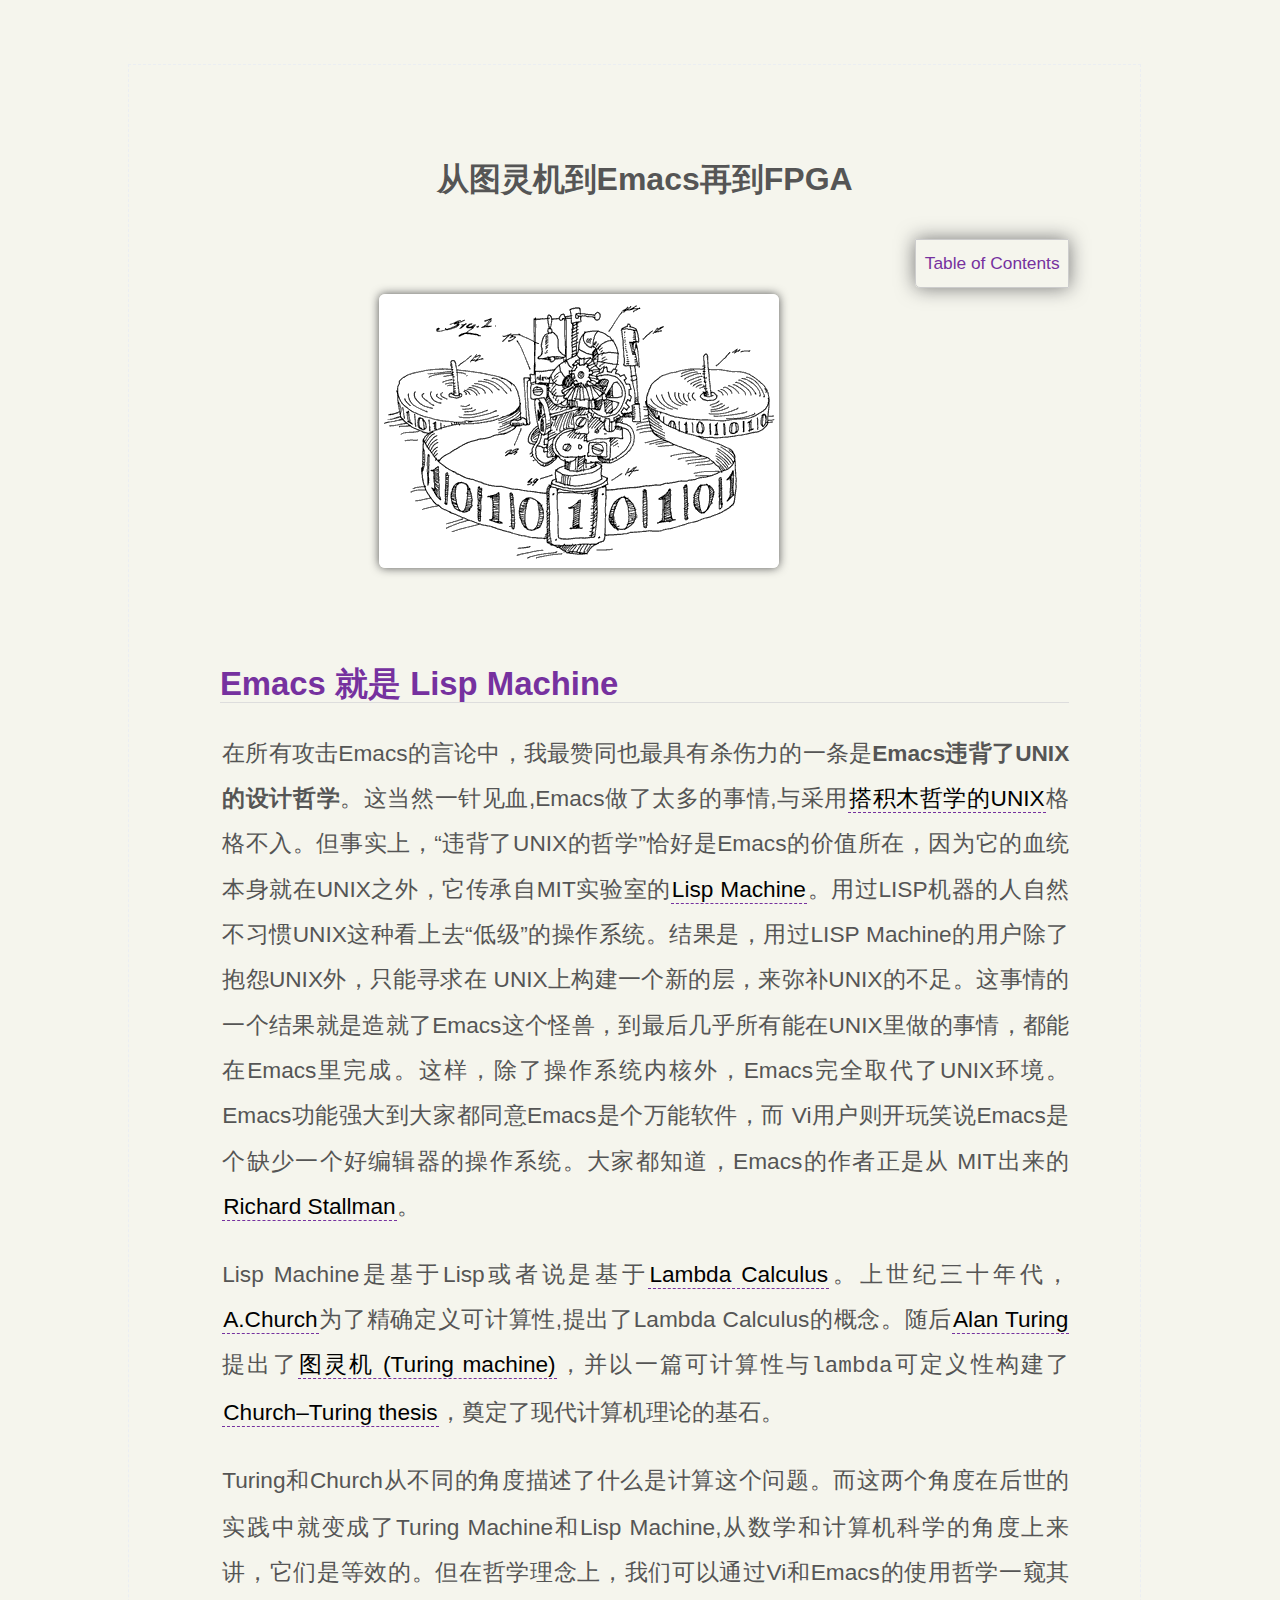
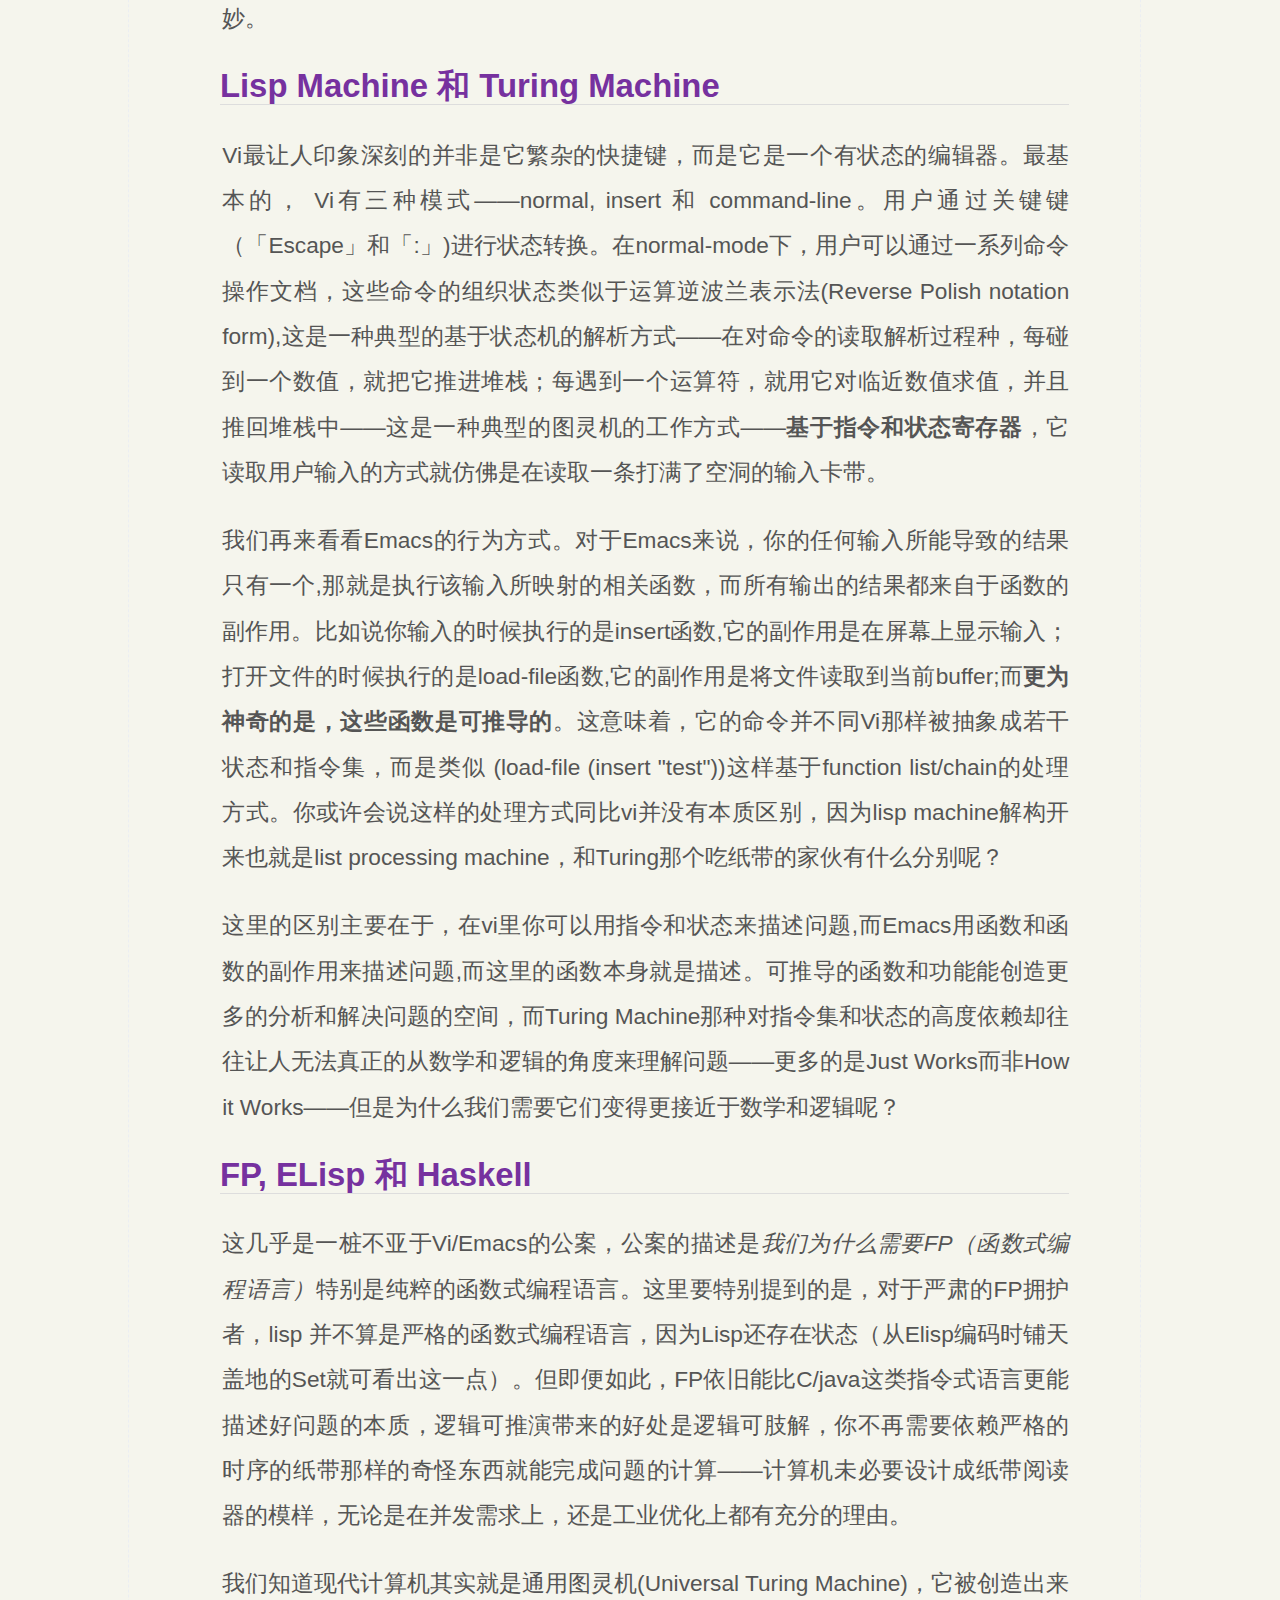
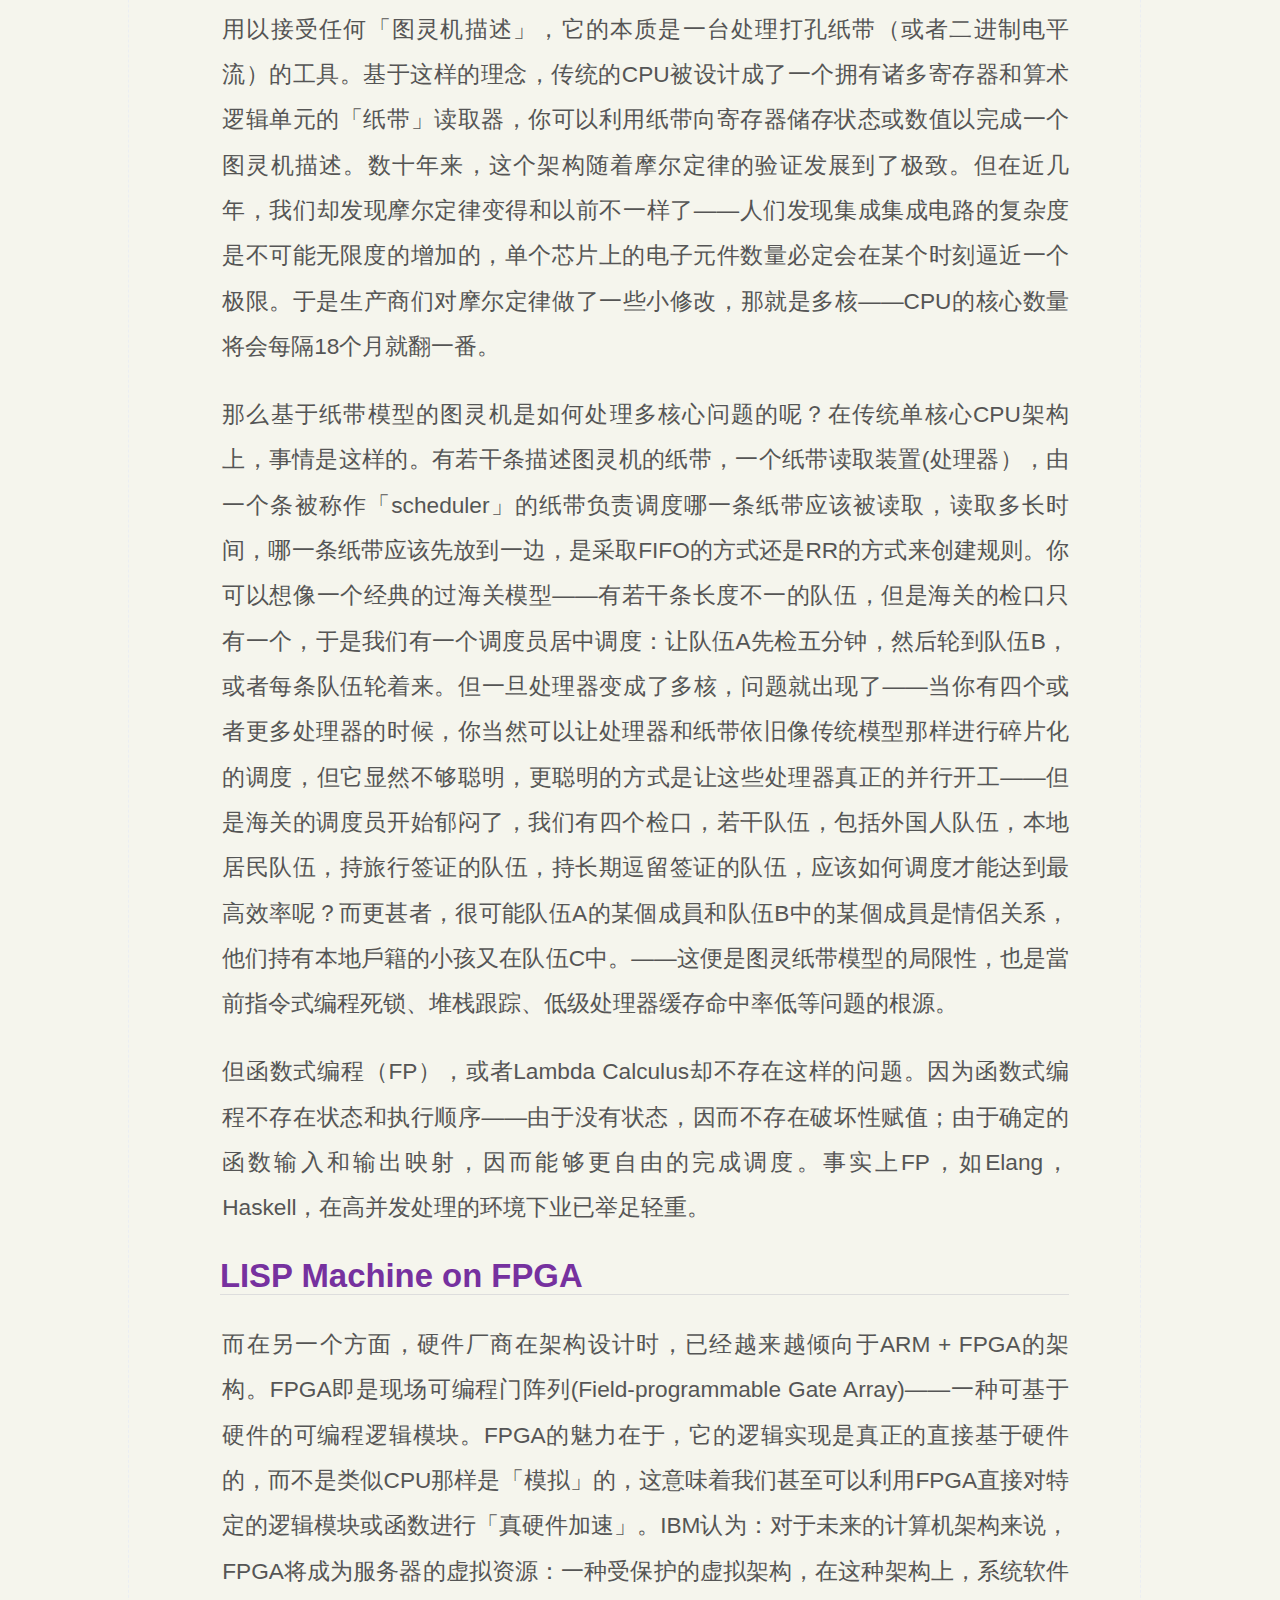
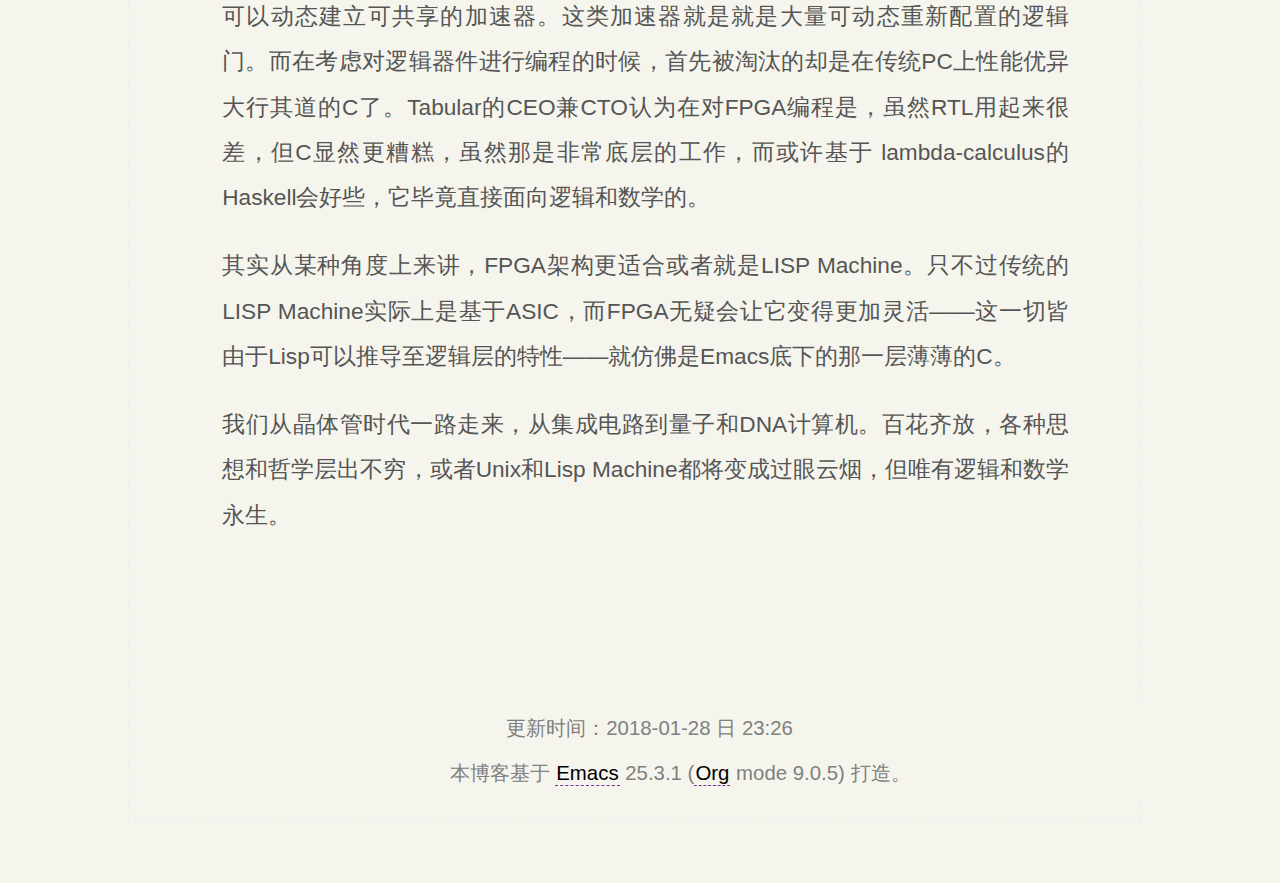
<file: 从图灵机到Emacs乃至FPGA.html>
<?xml version="1.0" encoding="utf-8"?>
<!DOCTYPE html PUBLIC "-//W3C//DTD XHTML 1.0 Strict//EN"
"http://www.w3.org/TR/xhtml1/DTD/xhtml1-strict.dtd">
<html xmlns="http://www.w3.org/1999/xhtml" lang="utf-8-auto" xml:lang="utf-8-auto">
<head>
<!-- 2018-01-28 日 23:28 -->
<meta http-equiv="Content-Type" content="text/html;charset=utf-8" />
<meta name="viewport" content="width=device-width, initial-scale=1" />
<title>从图灵机到Emacs再到FPGA</title>
<meta name="generator" content="Org mode" />
<meta name="author" content="匿名" />
<meta name="description" content="计算模型的发展简史，emacs"
 />
<meta name="keywords" content="图灵机 emacs lambda演算 函数式编程 lisp 计算模型" />
<style type="text/css">
 <!--/*--><![CDATA[/*><!--*/
  .title  { text-align: center;
             margin-bottom: .2em; }
  .subtitle { text-align: center;
              font-size: medium;
              font-weight: bold;
              margin-top:0; }
  .todo   { font-family: monospace; color: red; }
  .done   { font-family: monospace; color: green; }
  .priority { font-family: monospace; color: orange; }
  .tag    { background-color: #eee; font-family: monospace;
            padding: 2px; font-size: 80%; font-weight: normal; }
  .timestamp { color: #bebebe; }
  .timestamp-kwd { color: #5f9ea0; }
  .org-right  { margin-left: auto; margin-right: 0px;  text-align: right; }
  .org-left   { margin-left: 0px;  margin-right: auto; text-align: left; }
  .org-center { margin-left: auto; margin-right: auto; text-align: center; }
  .underline { text-decoration: underline; }
  #postamble p, #preamble p { font-size: 90%; margin: .2em; }
  p.verse { margin-left: 3%; }
  pre {
    border: 1px solid #ccc;
    box-shadow: 3px 3px 3px #eee;
    padding: 8pt;
    font-family: monospace;
    overflow: auto;
    margin: 1.2em;
  }
  pre.src {
    position: relative;
    overflow: visible;
    padding-top: 1.2em;
  }
  pre.src:before {
    display: none;
    position: absolute;
    background-color: white;
    top: -10px;
    right: 10px;
    padding: 3px;
    border: 1px solid black;
  }
  pre.src:hover:before { display: inline;}
  /* Languages per Org manual */
  pre.src-asymptote:before { content: 'Asymptote'; }
  pre.src-awk:before { content: 'Awk'; }
  pre.src-C:before { content: 'C'; }
  /* pre.src-C++ doesn't work in CSS */
  pre.src-clojure:before { content: 'Clojure'; }
  pre.src-css:before { content: 'CSS'; }
  pre.src-D:before { content: 'D'; }
  pre.src-ditaa:before { content: 'ditaa'; }
  pre.src-dot:before { content: 'Graphviz'; }
  pre.src-calc:before { content: 'Emacs Calc'; }
  pre.src-emacs-lisp:before { content: 'Emacs Lisp'; }
  pre.src-fortran:before { content: 'Fortran'; }
  pre.src-gnuplot:before { content: 'gnuplot'; }
  pre.src-haskell:before { content: 'Haskell'; }
  pre.src-java:before { content: 'Java'; }
  pre.src-js:before { content: 'Javascript'; }
  pre.src-latex:before { content: 'LaTeX'; }
  pre.src-ledger:before { content: 'Ledger'; }
  pre.src-lisp:before { content: 'Lisp'; }
  pre.src-lilypond:before { content: 'Lilypond'; }
  pre.src-lua:before { content: 'Lua'; }
  pre.src-matlab:before { content: 'MATLAB'; }
  pre.src-mscgen:before { content: 'Mscgen'; }
  pre.src-ocaml:before { content: 'Objective Caml'; }
  pre.src-octave:before { content: 'Octave'; }
  pre.src-org:before { content: 'Org mode'; }
  pre.src-oz:before { content: 'OZ'; }
  pre.src-plantuml:before { content: 'Plantuml'; }
  pre.src-processing:before { content: 'Processing.js'; }
  pre.src-python:before { content: 'Python'; }
  pre.src-R:before { content: 'R'; }
  pre.src-ruby:before { content: 'Ruby'; }
  pre.src-sass:before { content: 'Sass'; }
  pre.src-scheme:before { content: 'Scheme'; }
  pre.src-screen:before { content: 'Gnu Screen'; }
  pre.src-sed:before { content: 'Sed'; }
  pre.src-sh:before { content: 'shell'; }
  pre.src-sql:before { content: 'SQL'; }
  pre.src-sqlite:before { content: 'SQLite'; }
  /* additional languages in org.el's org-babel-load-languages alist */
  pre.src-forth:before { content: 'Forth'; }
  pre.src-io:before { content: 'IO'; }
  pre.src-J:before { content: 'J'; }
  pre.src-makefile:before { content: 'Makefile'; }
  pre.src-maxima:before { content: 'Maxima'; }
  pre.src-perl:before { content: 'Perl'; }
  pre.src-picolisp:before { content: 'Pico Lisp'; }
  pre.src-scala:before { content: 'Scala'; }
  pre.src-shell:before { content: 'Shell Script'; }
  pre.src-ebnf2ps:before { content: 'ebfn2ps'; }
  /* additional language identifiers per "defun org-babel-execute"
       in ob-*.el */
  pre.src-cpp:before  { content: 'C++'; }
  pre.src-abc:before  { content: 'ABC'; }
  pre.src-coq:before  { content: 'Coq'; }
  pre.src-groovy:before  { content: 'Groovy'; }
  /* additional language identifiers from org-babel-shell-names in
     ob-shell.el: ob-shell is the only babel language using a lambda to put
     the execution function name together. */
  pre.src-bash:before  { content: 'bash'; }
  pre.src-csh:before  { content: 'csh'; }
  pre.src-ash:before  { content: 'ash'; }
  pre.src-dash:before  { content: 'dash'; }
  pre.src-ksh:before  { content: 'ksh'; }
  pre.src-mksh:before  { content: 'mksh'; }
  pre.src-posh:before  { content: 'posh'; }
  /* Additional Emacs modes also supported by the LaTeX listings package */
  pre.src-ada:before { content: 'Ada'; }
  pre.src-asm:before { content: 'Assembler'; }
  pre.src-caml:before { content: 'Caml'; }
  pre.src-delphi:before { content: 'Delphi'; }
  pre.src-html:before { content: 'HTML'; }
  pre.src-idl:before { content: 'IDL'; }
  pre.src-mercury:before { content: 'Mercury'; }
  pre.src-metapost:before { content: 'MetaPost'; }
  pre.src-modula-2:before { content: 'Modula-2'; }
  pre.src-pascal:before { content: 'Pascal'; }
  pre.src-ps:before { content: 'PostScript'; }
  pre.src-prolog:before { content: 'Prolog'; }
  pre.src-simula:before { content: 'Simula'; }
  pre.src-tcl:before { content: 'tcl'; }
  pre.src-tex:before { content: 'TeX'; }
  pre.src-plain-tex:before { content: 'Plain TeX'; }
  pre.src-verilog:before { content: 'Verilog'; }
  pre.src-vhdl:before { content: 'VHDL'; }
  pre.src-xml:before { content: 'XML'; }
  pre.src-nxml:before { content: 'XML'; }
  /* add a generic configuration mode; LaTeX export needs an additional
     (add-to-list 'org-latex-listings-langs '(conf " ")) in .emacs */
  pre.src-conf:before { content: 'Configuration File'; }

  table { border-collapse:collapse; }
  caption.t-above { caption-side: top; }
  caption.t-bottom { caption-side: bottom; }
  td, th { vertical-align:top;  }
  th.org-right  { text-align: center;  }
  th.org-left   { text-align: center;   }
  th.org-center { text-align: center; }
  td.org-right  { text-align: right;  }
  td.org-left   { text-align: left;   }
  td.org-center { text-align: center; }
  dt { font-weight: bold; }
  .footpara { display: inline; }
  .footdef  { margin-bottom: 1em; }
  .figure { padding: 1em; }
  .figure p { text-align: center; }
  .inlinetask {
    padding: 10px;
    border: 2px solid gray;
    margin: 10px;
    background: #ffffcc;
  }
  #org-div-home-and-up
   { text-align: right; font-size: 70%; white-space: nowrap; }
  textarea { overflow-x: auto; }
  .linenr { font-size: smaller }
  .code-highlighted { background-color: #ffff00; }
  .org-info-js_info-navigation { border-style: none; }
  #org-info-js_console-label
    { font-size: 10px; font-weight: bold; white-space: nowrap; }
  .org-info-js_search-highlight
    { background-color: #ffff00; color: #000000; font-weight: bold; }
  .org-svg { width: 90%; }
  /*]]>*/-->
</style>
<link rel="stylesheet" type="text/css" href="css/worg.css" />
<script type="text/javascript">
/*
@licstart  The following is the entire license notice for the
JavaScript code in this tag.

Copyright (C) 2012-2013 Free Software Foundation, Inc.

The JavaScript code in this tag is free software: you can
redistribute it and/or modify it under the terms of the GNU
General Public License (GNU GPL) as published by the Free Software
Foundation, either version 3 of the License, or (at your option)
any later version.  The code is distributed WITHOUT ANY WARRANTY;
without even the implied warranty of MERCHANTABILITY or FITNESS
FOR A PARTICULAR PURPOSE.  See the GNU GPL for more details.

As additional permission under GNU GPL version 3 section 7, you
may distribute non-source (e.g., minimized or compacted) forms of
that code without the copy of the GNU GPL normally required by
section 4, provided you include this license notice and a URL
through which recipients can access the Corresponding Source.


@licend  The above is the entire license notice
for the JavaScript code in this tag.
*/
<!--/*--><![CDATA[/*><!--*/
 function CodeHighlightOn(elem, id)
 {
   var target = document.getElementById(id);
   if(null != target) {
     elem.cacheClassElem = elem.className;
     elem.cacheClassTarget = target.className;
     target.className = "code-highlighted";
     elem.className   = "code-highlighted";
   }
 }
 function CodeHighlightOff(elem, id)
 {
   var target = document.getElementById(id);
   if(elem.cacheClassElem)
     elem.className = elem.cacheClassElem;
   if(elem.cacheClassTarget)
     target.className = elem.cacheClassTarget;
 }
/*]]>*///-->
</script>
</head>
<body>
<div id="content">
<h1 class="title">从图灵机到Emacs再到FPGA</h1>
<div id="table-of-contents">
<h2>Table of Contents</h2>
<div id="text-table-of-contents">
<ul>
<li><a href="#org23157e6">Emacs 就是 Lisp Machine</a></li>
<li><a href="#orgab17ddf">Lisp Machine 和 Turing Machine</a></li>
<li><a href="#org9b2c088">FP, ELisp 和 Haskell</a></li>
<li><a href="#org782ae3d">LISP Machine on FPGA</a></li>
</ul>
</div>
</div>

<div class="figure">
<p><img src="./img/j6NnYnF.png" alt="j6NnYnF.png" />
</p>
</div>




<div id="outline-container-org23157e6" class="outline-2">
<h2 id="org23157e6">Emacs 就是 Lisp Machine</h2>
<div class="outline-text-2" id="text-org23157e6">
<p>
在所有攻击Emacs的言论中，我最赞同也最具有杀伤力的一条是<b>Emacs违背了UNIX的设计哲学</b>。这当然一针见血,Emacs做了太多的事情,与采用<a href="http://www.faqs.org/docs/artu/ch01s06.html">搭积木哲学的UNIX</a>格格不入。但事实上，“违背了UNIX的哲学”恰好是Emacs的价值所在，因为它的血统本身就在UNIX之外，它传承自MIT实验室的<a href="https://en.wikipedia.org/wiki/Lisp_machine">Lisp Machine</a>。用过LISP机器的人自然不习惯UNIX这种看上去“低级”的操作系统。结果是，用过LISP Machine的用户除了抱怨UNIX外，只能寻求在
UNIX上构建一个新的层，来弥补UNIX的不足。这事情的一个结果就是造就了Emacs这个怪兽，到最后几乎所有能在UNIX里做的事情，都能在Emacs里完成。这样，除了操作系统内核外，Emacs完全取代了UNIX环境。Emacs功能强大到大家都同意Emacs是个万能软件，而
Vi用户则开玩笑说Emacs是个缺少一个好编辑器的操作系统。大家都知道，Emacs的作者正是从 MIT出来的<a href="https://en.wikipedia.org/wiki/Richard_Stallman">Richard Stallman</a>。
</p>

<p>
Lisp Machine是基于Lisp或者说是基于<a href="https://en.wikipedia.org/wiki/Lambda_calculus">Lambda Calculus</a>。上世纪三十年代，<a href="https://en.wikipedia.org/wiki/Alonzo_Church">A.Church</a>为了精确定义可计算性,提出了Lambda Calculus的概念。随后<a href="https://en.wikipedia.org/wiki/Alan_Turing">Alan Turing</a>提出了<a href="https://en.wikipedia.org/wiki/Turing_machine">图灵机
(Turing machine)</a>，并以一篇<code>可计算性与lambda可定义性</code>构建了<a href="https://en.wikipedia.org/wiki/Church%E2%80%93Turing_thesis">Church–Turing
thesis</a>，奠定了现代计算机理论的基石。
</p>

<p>
Turing和Church从不同的角度描述了<code>什么是计算</code>这个问题。而这两个角度在后世的实践中就变成了Turing Machine和Lisp Machine,从数学和计算机科学的角度上来讲，它们是等效的。但在哲学理念上，我们可以通过Vi和Emacs的使用哲学一窥其妙。
</p>
</div>
</div>

<div id="outline-container-orgab17ddf" class="outline-2">
<h2 id="orgab17ddf">Lisp Machine 和 Turing Machine</h2>
<div class="outline-text-2" id="text-orgab17ddf">
<p>
Vi最让人印象深刻的并非是它繁杂的快捷键，而是它是一个有状态的编辑器。最基本的，
Vi有三种模式——normal, insert 和 command-line。用户通过关键键（「Escape」和「:」)进行状态转换。在normal-mode下，用户可以通过一系列命令操作文档，这些命令的组织状态类似于运算逆波兰表示法(Reverse Polish notation form),这是一种典型的基于状态机的解析方式——在对命令的读取解析过程种，每碰到一个数值，就把它推进堆栈；每遇到一个运算符，就用它对临近数值求值，并且推回堆栈中——这是一种典型的图灵机的工作方式——<b>基于指令和状态寄存器</b>，它读取用户输入的方式就仿佛是在读取一条打满了空洞的输入卡带。
</p>

<p>
我们再来看看Emacs的行为方式。对于Emacs来说，你的任何输入所能导致的结果只有一个,那就是执行该输入所映射的相关函数，而所有输出的结果都来自于函数的副作用。比如说你输入的时候执行的是insert函数,它的副作用是在屏幕上显示输入；打开文件的时候执行的是load-file函数,它的副作用是将文件读取到当前buffer;而<b>更为神奇的是，这些函数是可推导的</b>。这意味着，它的命令并不同Vi那样被抽象成若干状态和指令集，而是类似
(load-file (insert "test"))这样基于function list/chain的处理方式。你或许会说这样的处理方式同比vi并没有本质区别，因为lisp machine解构开来也就是list
processing machine，和Turing那个吃纸带的家伙有什么分别呢？
</p>

<p>
这里的区别主要在于，在vi里你可以用指令和状态来描述问题,而Emacs用函数和函数的副作用来描述问题,而这里的函数本身就是描述。可推导的函数和功能能创造更多的分析和解决问题的空间，而Turing Machine那种对指令集和状态的高度依赖却往往让人无法真正的从数学和逻辑的角度来理解问题——更多的是Just Works而非How it Works——但是为什么我们需要它们变得更接近于数学和逻辑呢？
</p>
</div>
</div>

<div id="outline-container-org9b2c088" class="outline-2">
<h2 id="org9b2c088">FP, ELisp 和 Haskell</h2>
<div class="outline-text-2" id="text-org9b2c088">
<p>
这几乎是一桩不亚于Vi/Emacs的公案，公案的描述是<i>我们为什么需要FP（函数式编程语言）</i>特别是纯粹的函数式编程语言。这里要特别提到的是，对于严肃的FP拥护者，lisp
并不算是严格的函数式编程语言，因为Lisp还存在状态（从Elisp编码时铺天盖地的Set就可看出这一点）。但即便如此，FP依旧能比C/java这类指令式语言更能描述好问题的本质，逻辑可推演带来的好处是逻辑可肢解，你不再需要依赖严格的时序的纸带那样的奇怪东西就能完成问题的计算——计算机未必要设计成纸带阅读器的模样，无论是在并发需求上，还是工业优化上都有充分的理由。
</p>

<p>
我们知道现代计算机其实就是通用图灵机(Universal Turing Machine)，它被创造出来用以接受任何「图灵机描述」，它的本质是一台处理打孔纸带（或者二进制电平流）的工具。基于这样的理念，传统的CPU被设计成了一个拥有诸多寄存器和算术逻辑单元的「纸带」读取器，你可以利用纸带向寄存器储存状态或数值以完成一个图灵机描述。数十年来，这个架构随着摩尔定律的验证发展到了极致。但在近几年，我们却发现摩尔定律变得和以前不一样了——人们发现集成集成电路的复杂度是不可能无限度的增加的，单个芯片上的电子元件数量必定会在某个时刻逼近一个极限。于是生产商们对摩尔定律做了一些小修改，那就是多核——CPU的核心数量将会每隔18个月就翻一番。
</p>

<p>
那么基于纸带模型的图灵机是如何处理多核心问题的呢？在传统单核心CPU架构上，事情是这样的。有若干条描述图灵机的纸带，一个纸带读取装置(处理器），由一个条被称作「scheduler」的纸带负责调度哪一条纸带应该被读取，读取多长时间，哪一条纸带应该先放到一边，是采取FIFO的方式还是RR的方式来创建规则。你可以想像一个经典的过海关模型——有若干条长度不一的队伍，但是海关的检口只有一个，于是我们有一个调度员居中调度：让队伍A先检五分钟，然后轮到队伍B，或者每条队伍轮着来。但一旦处理器变成了多核，问题就出现了——当你有四个或者更多处理器的时候，你当然可以让处理器和纸带依旧像传统模型那样进行碎片化的调度，但它显然不够聪明，更聪明的方式是让这些处理器真正的并行开工——但是海关的调度员开始郁闷了，我们有四个检口，若干队伍，包括外国人队伍，本地居民队伍，持旅行签证的队伍，持长期逗留签证的队伍，应该如何调度才能达到最高效率呢？而更甚者，很可能队伍A的某個成員和队伍B中的某個成員是情侶关系，他们持有本地戶籍的小孩又在队伍C中。——这便是图灵纸带模型的局限性，也是當前指令式编程死锁、堆栈跟踪、低级处理器缓存命中率低等问题的根源。
</p>

<p>
但函数式编程（FP），或者Lambda Calculus却不存在这样的问题。因为函数式编程不存在状态和执行顺序——由于没有状态，因而不存在破坏性赋值；由于确定的函数输入和输出映射，因而能够更自由的完成调度。事实上FP，如Elang，Haskell，在高并发处理的环境下业已举足轻重。
</p>
</div>
</div>

<div id="outline-container-org782ae3d" class="outline-2">
<h2 id="org782ae3d">LISP Machine on FPGA</h2>
<div class="outline-text-2" id="text-org782ae3d">
<p>
而在另一个方面，硬件厂商在架构设计时，已经越来越倾向于ARM + FPGA的架构。FPGA即是现场可编程门阵列(Field-programmable Gate Array)——一种可基于硬件的可编程逻辑模块。FPGA的魅力在于，它的逻辑实现是真正的直接基于硬件的，而不是类似CPU那样是「模拟」的，这意味着我们甚至可以利用FPGA直接对特定的逻辑模块或函数进行「真硬件加速」。IBM认为：对于未来的计算机架构来说，FPGA将成为服务器的虚拟资源：一种受保护的虚拟架构，在这种架构上，系统软件可以动态建立可共享的加速器。这类加速器就是就是大量可动态重新配置的逻辑门。而在考虑对逻辑器件进行编程的时候，首先被淘汰的却是在传统PC上性能优异大行其道的C了。Tabular的CEO兼CTO认为在对FPGA编程是，虽然RTL用起来很差，但C显然更糟糕，虽然那是非常底层的工作，而或许基于
lambda-calculus的Haskell会好些，它毕竟直接面向逻辑和数学的。
</p>

<p>
其实从某种角度上来讲，FPGA架构更适合或者就是LISP Machine。只不过传统的LISP
Machine实际上是基于ASIC，而FPGA无疑会让它变得更加灵活——这一切皆由于Lisp可以推导至逻辑层的特性——就仿佛是Emacs底下的那一层薄薄的C。
</p>

<p>
我们从晶体管时代一路走来，从集成电路到量子和DNA计算机。百花齐放，各种思想和哲学层出不穷，或者Unix和Lisp Machine都将变成过眼云烟，但唯有逻辑和数学永生。
</p>
</div>
</div>
</div>
<div id="postamble" class="status">


<!-- UY BEGIN -->
<div id="uyan_frame"></div>
<script type="text/javascript" src="http://v2.uyan.cc/code/uyan.js?uid=2120452"></script>
<!-- UY END -->


   <div id = "baidu_tongji">
   <script>
var _hmt = _hmt || [];
(function() {
  var hm = document.createElement("script");
  hm.src = "//hm.baidu.com/hm.js?4a01ad9c7f0b2821093f8db022570698";
  var s = document.getElementsByTagName("script")[0];
  s.parentNode.insertBefore(hm, s);
})();
</script>

   </div>

   <div class='footer'>
    &nbsp;&nbsp;&nbsp;&nbsp;&nbsp;&nbsp;&nbsp;&nbsp;&nbsp;&nbsp;更新时间：2018-01-28 日 23:26 <br>
   本博客基于 <a href="http://www.gnu.org/software/emacs/">Emacs</a> 25.3.1 (<a href="http://orgmode.org">Org</a> mode 9.0.5) 打造。
   </div>
</div>
</body>
</html>
</file>
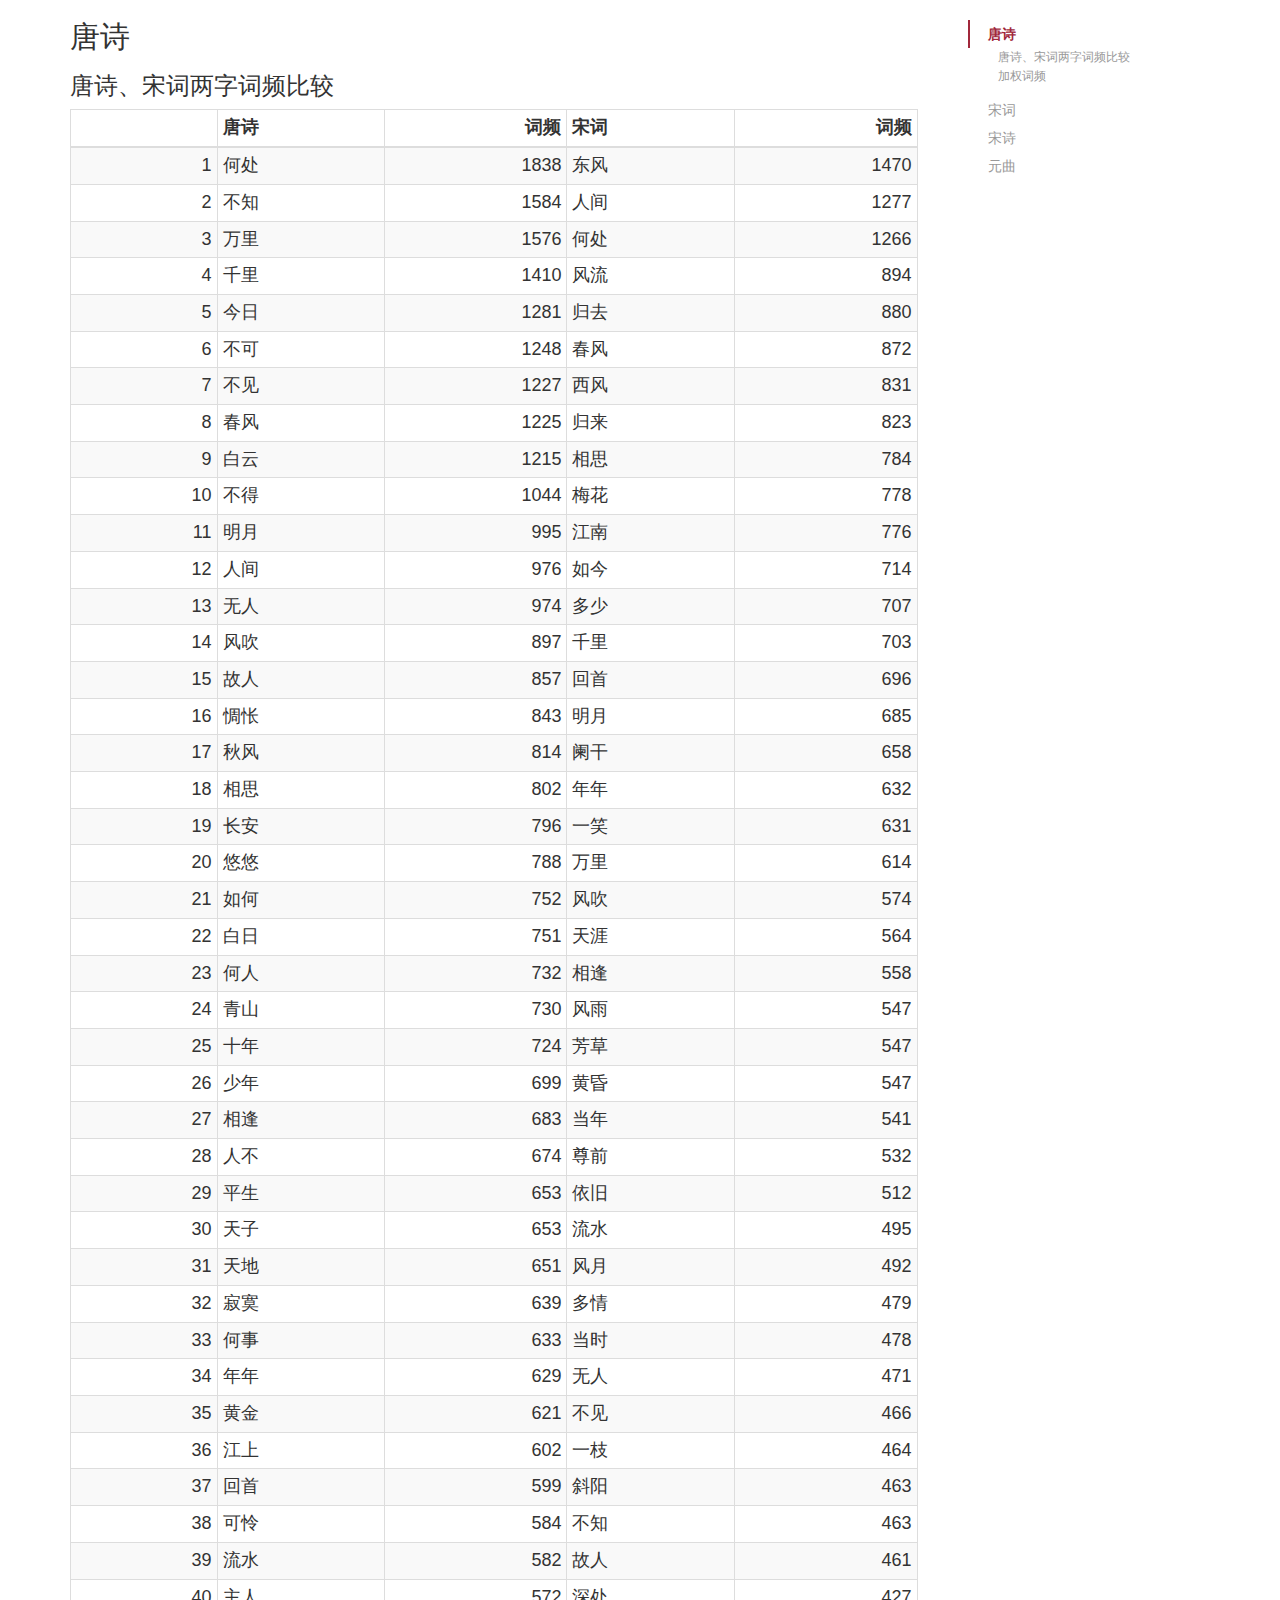
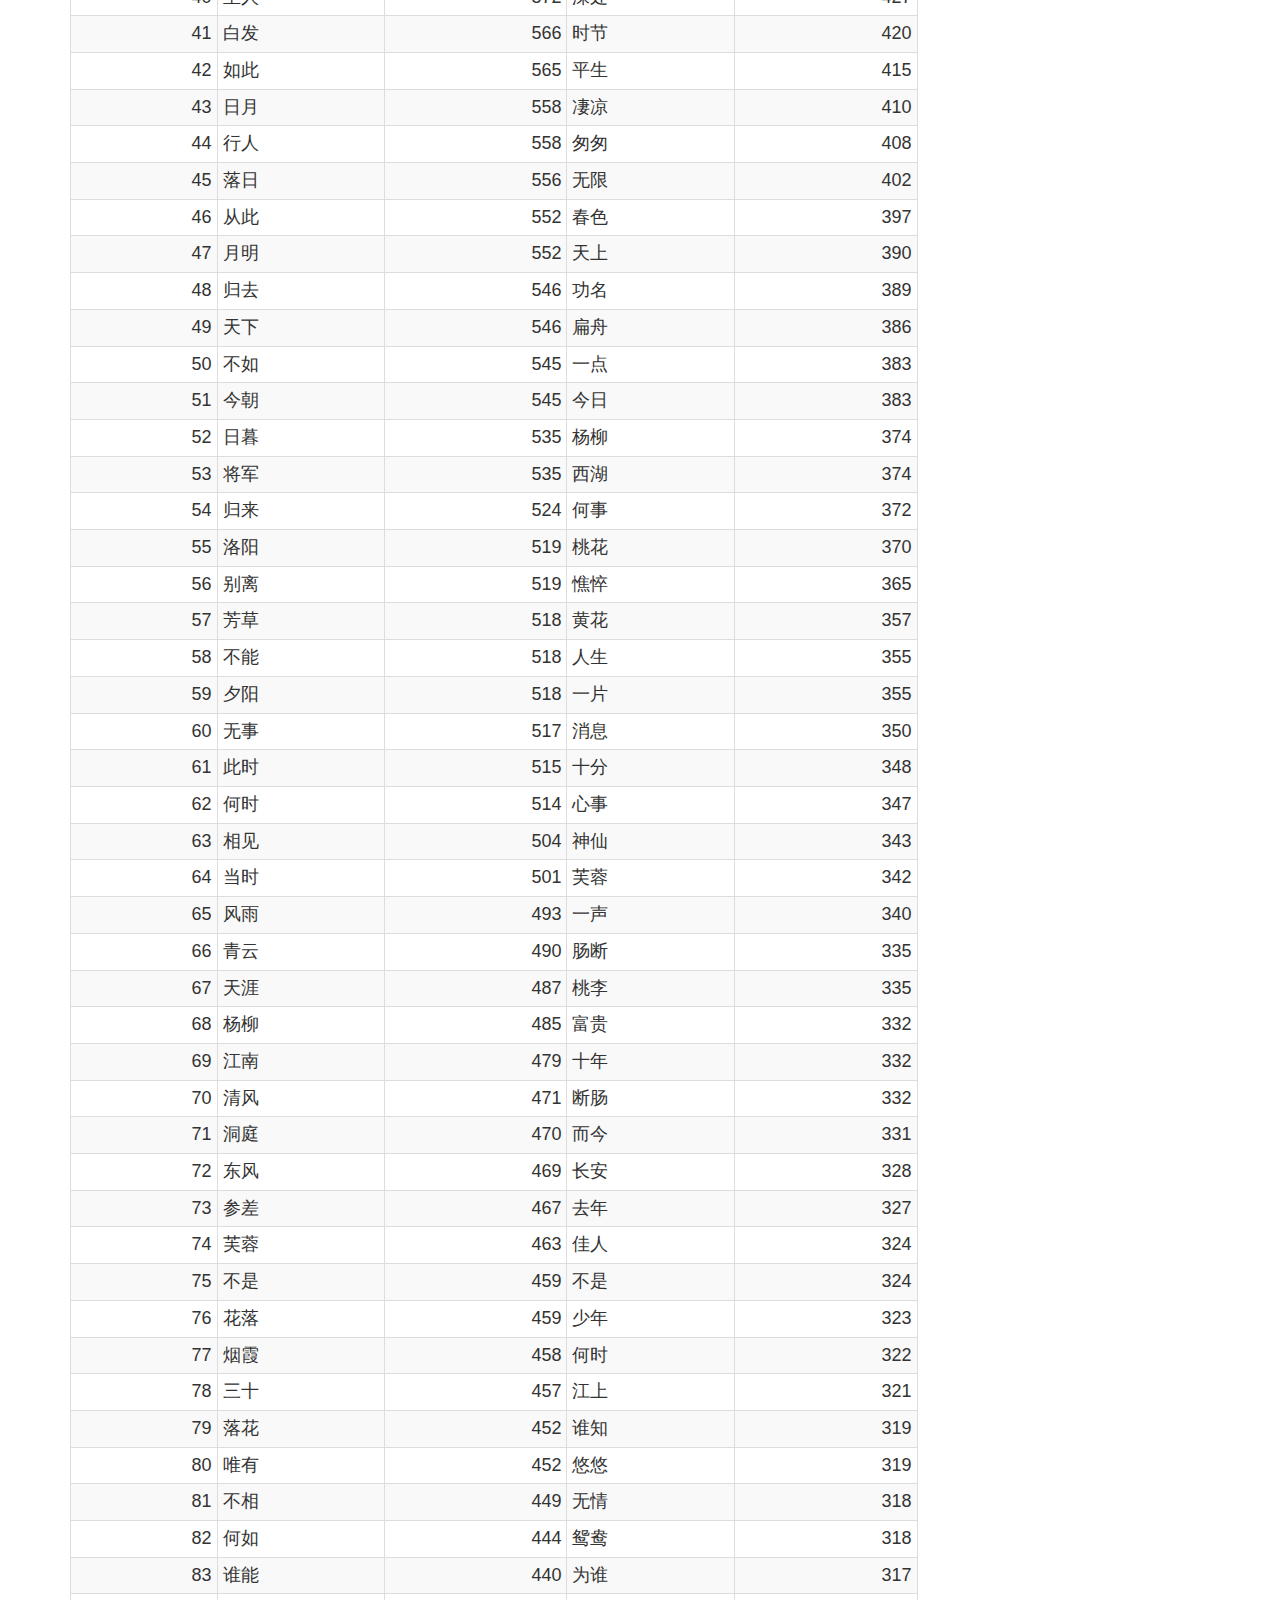
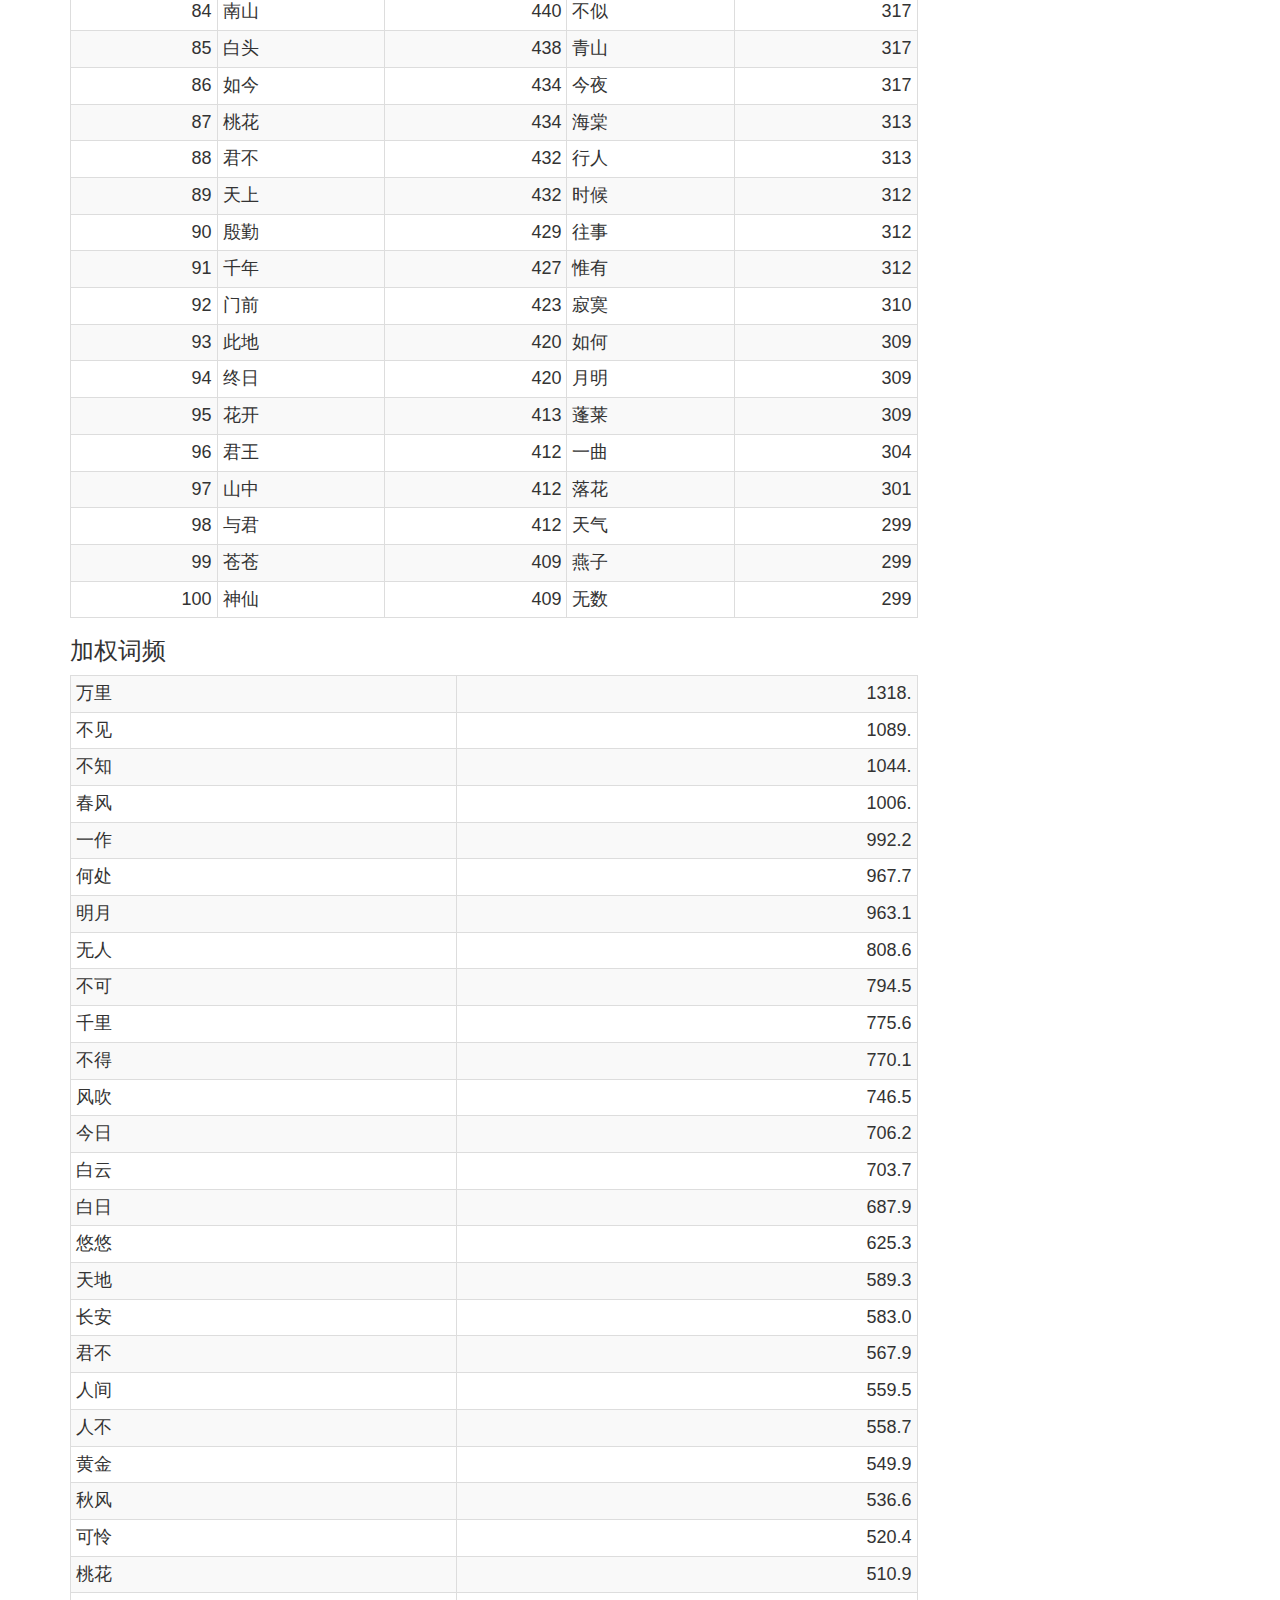
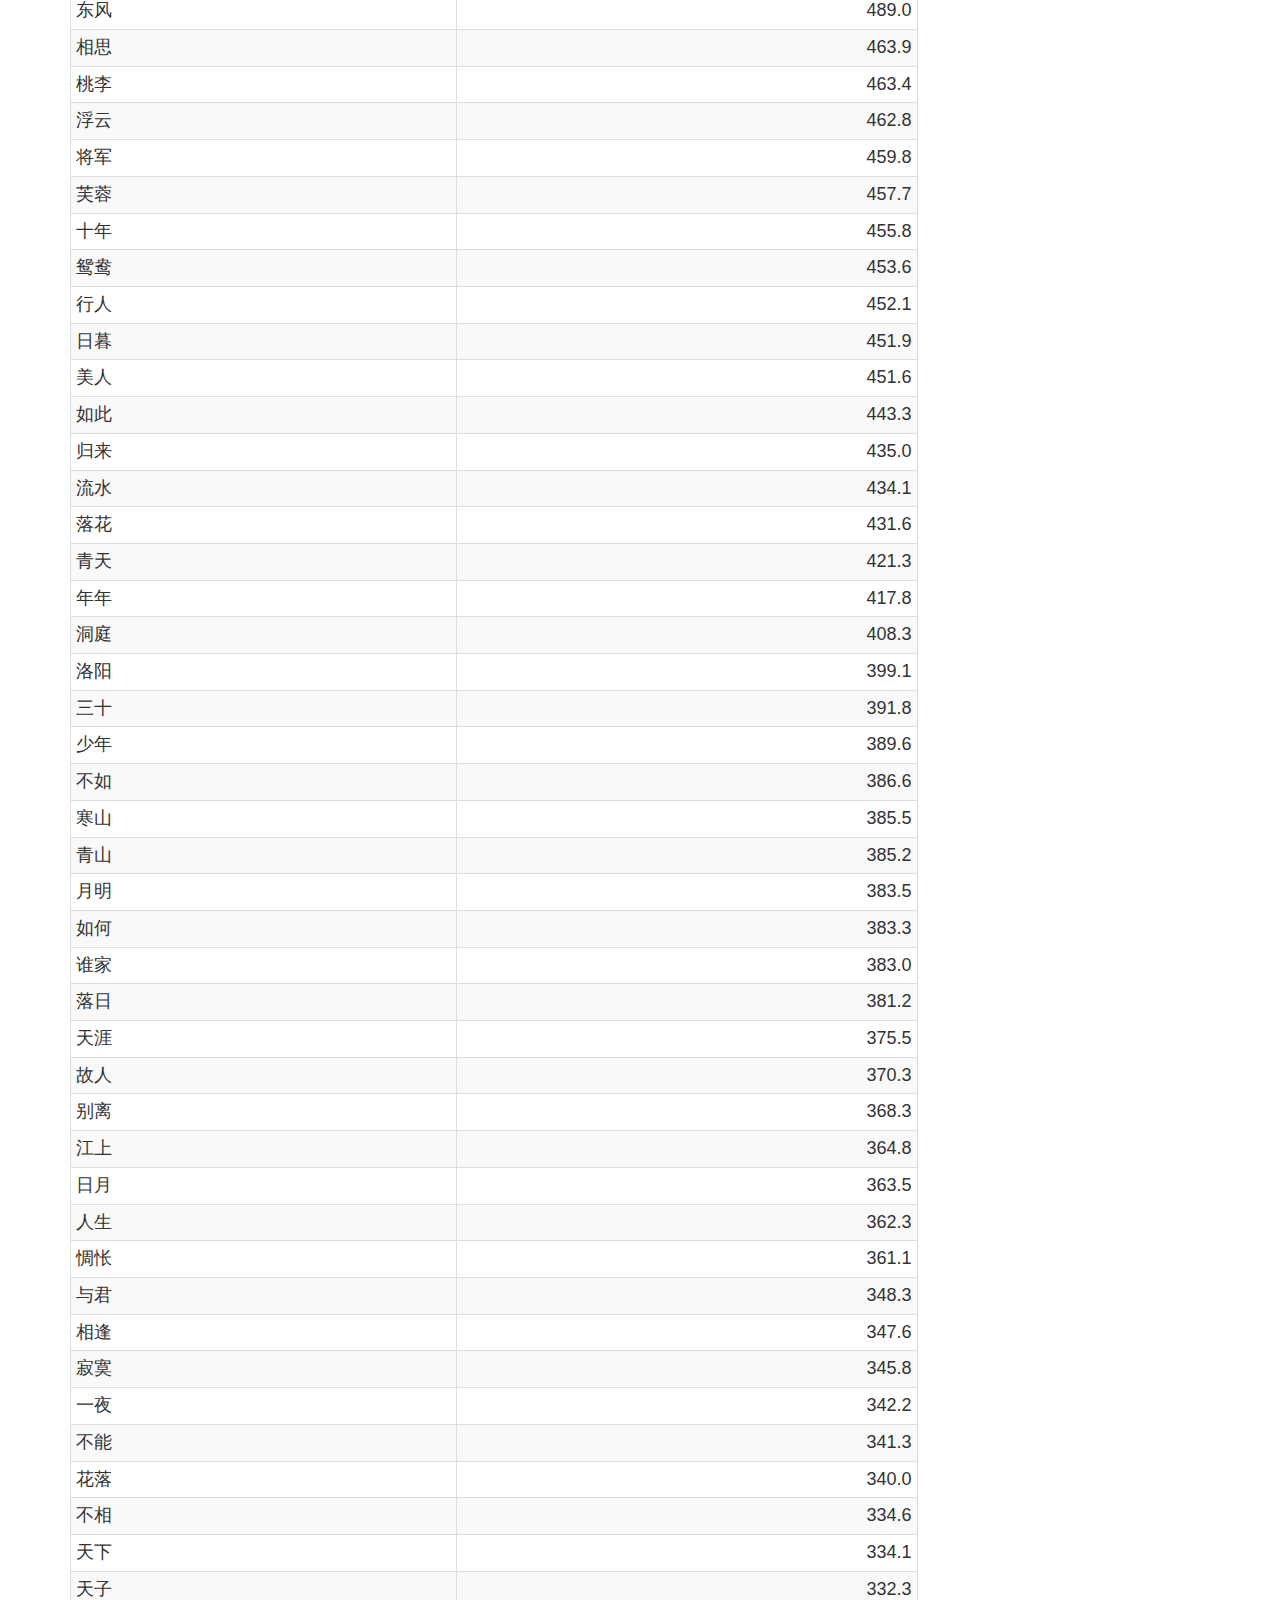
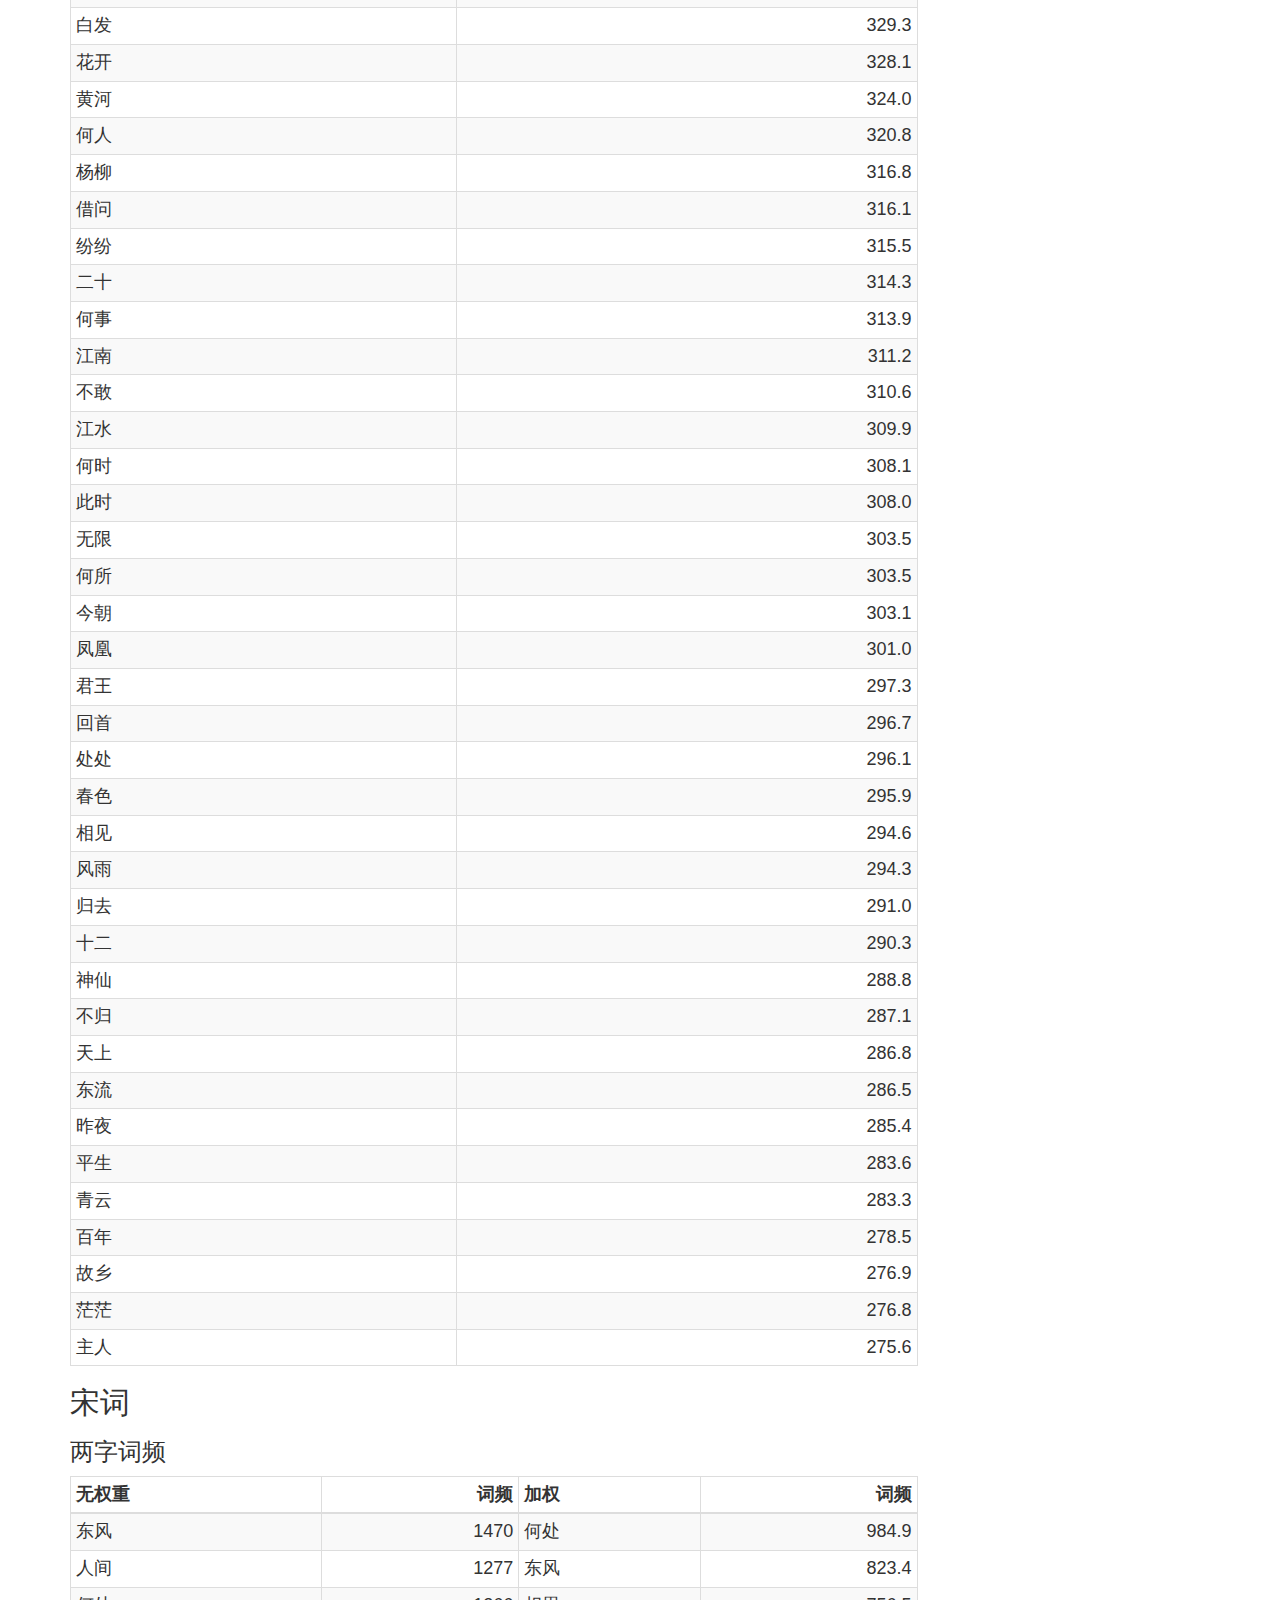
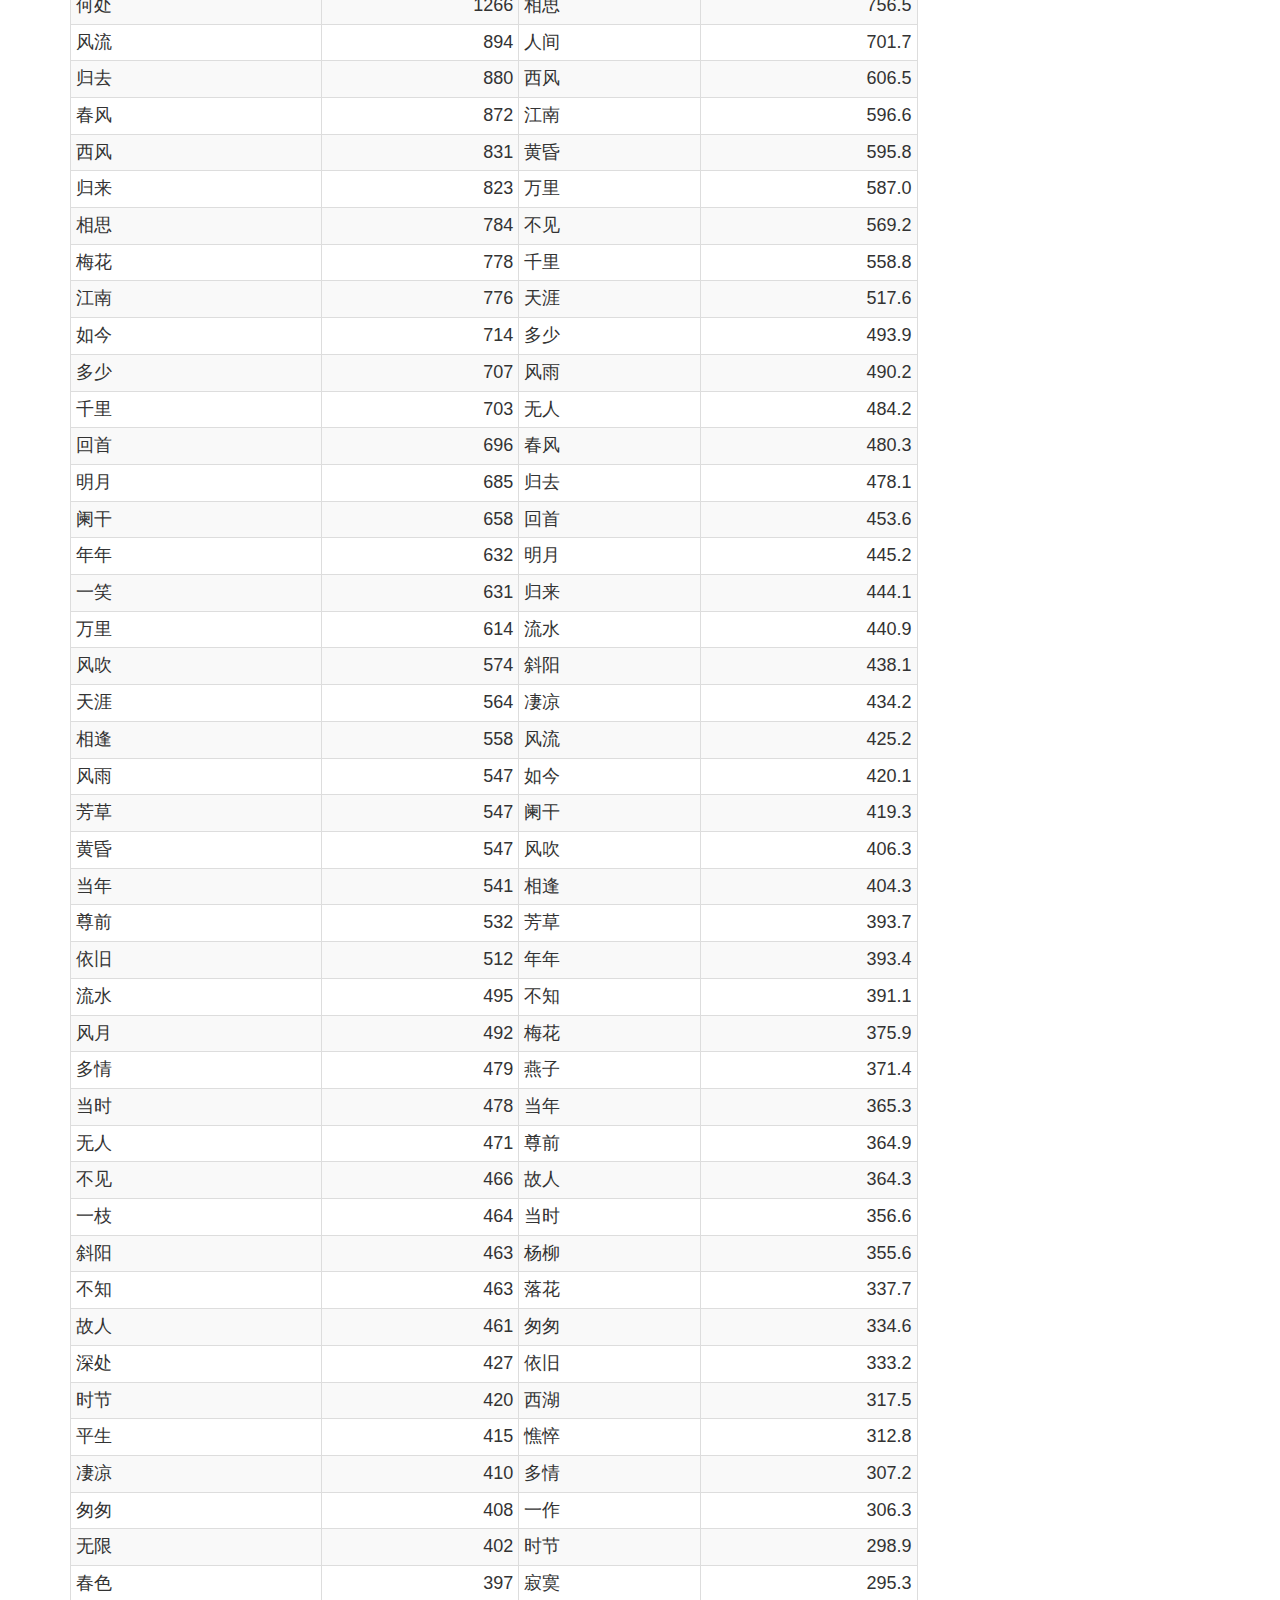
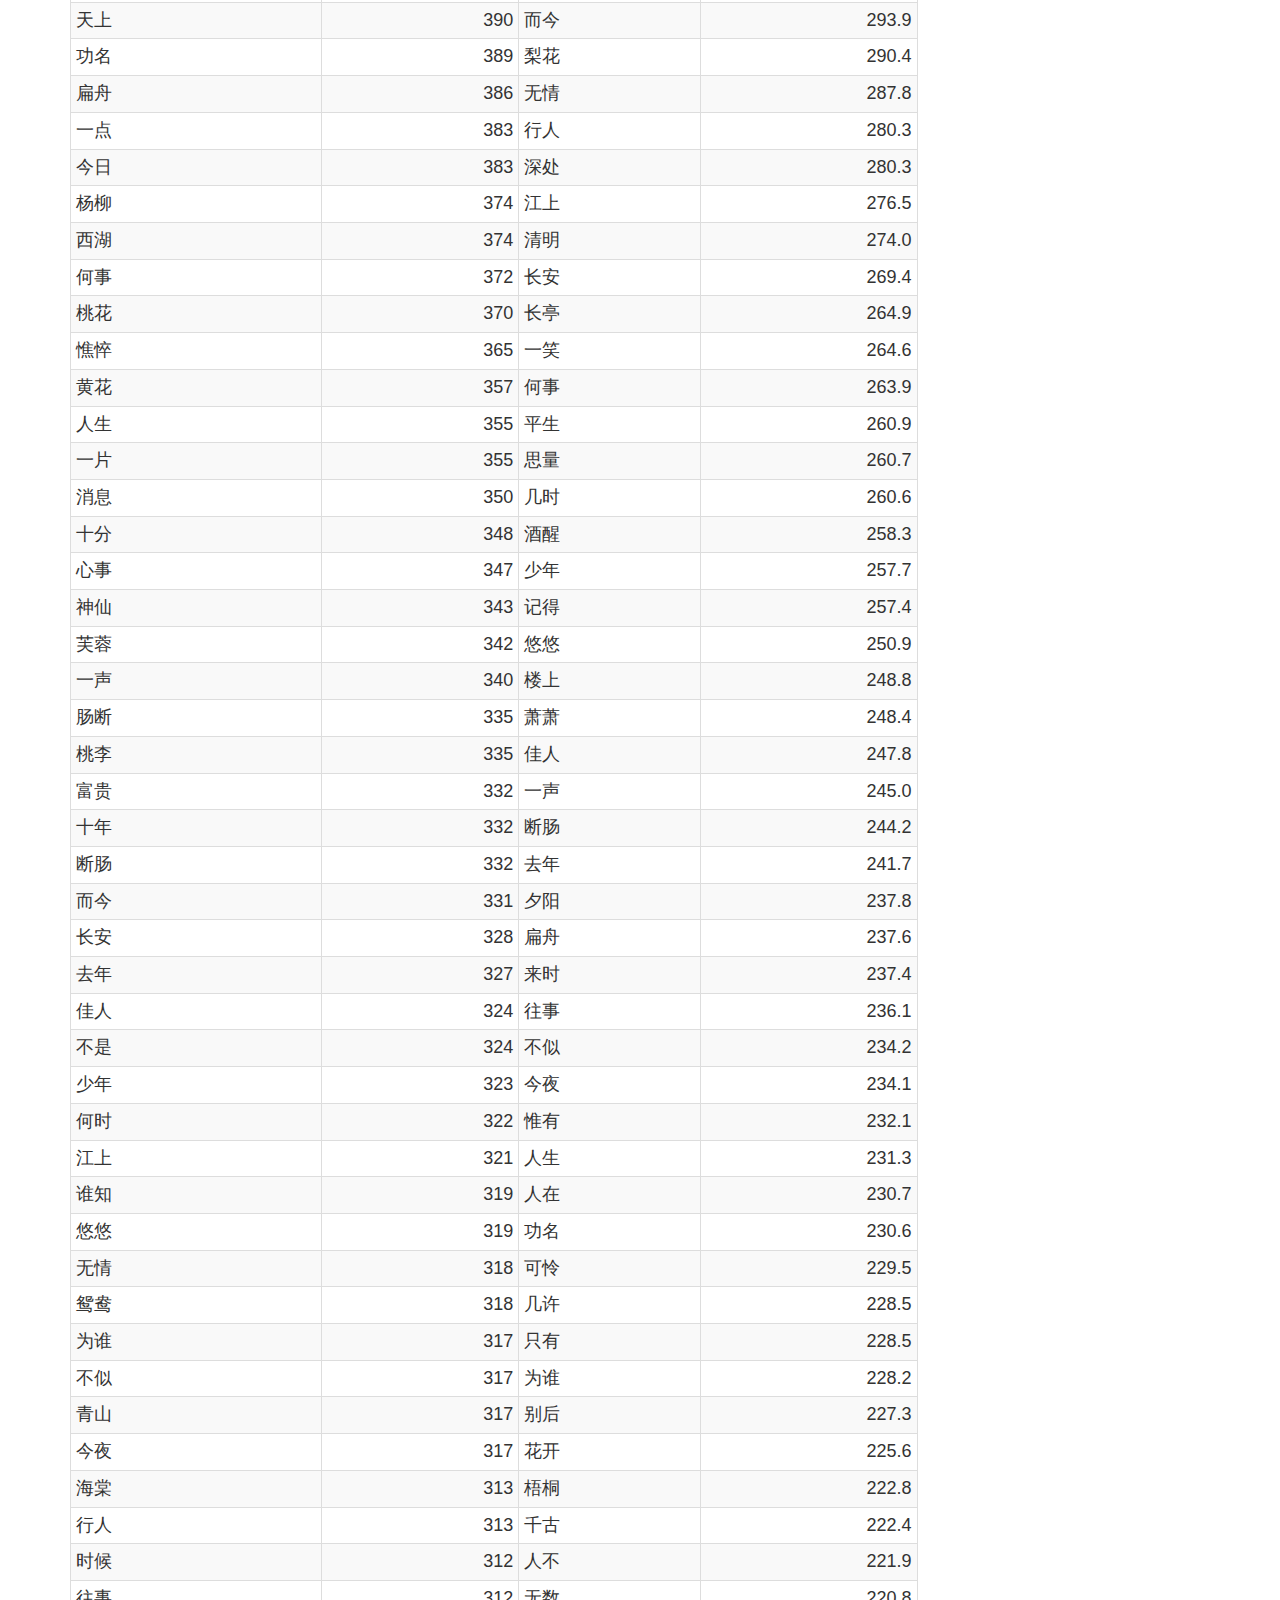
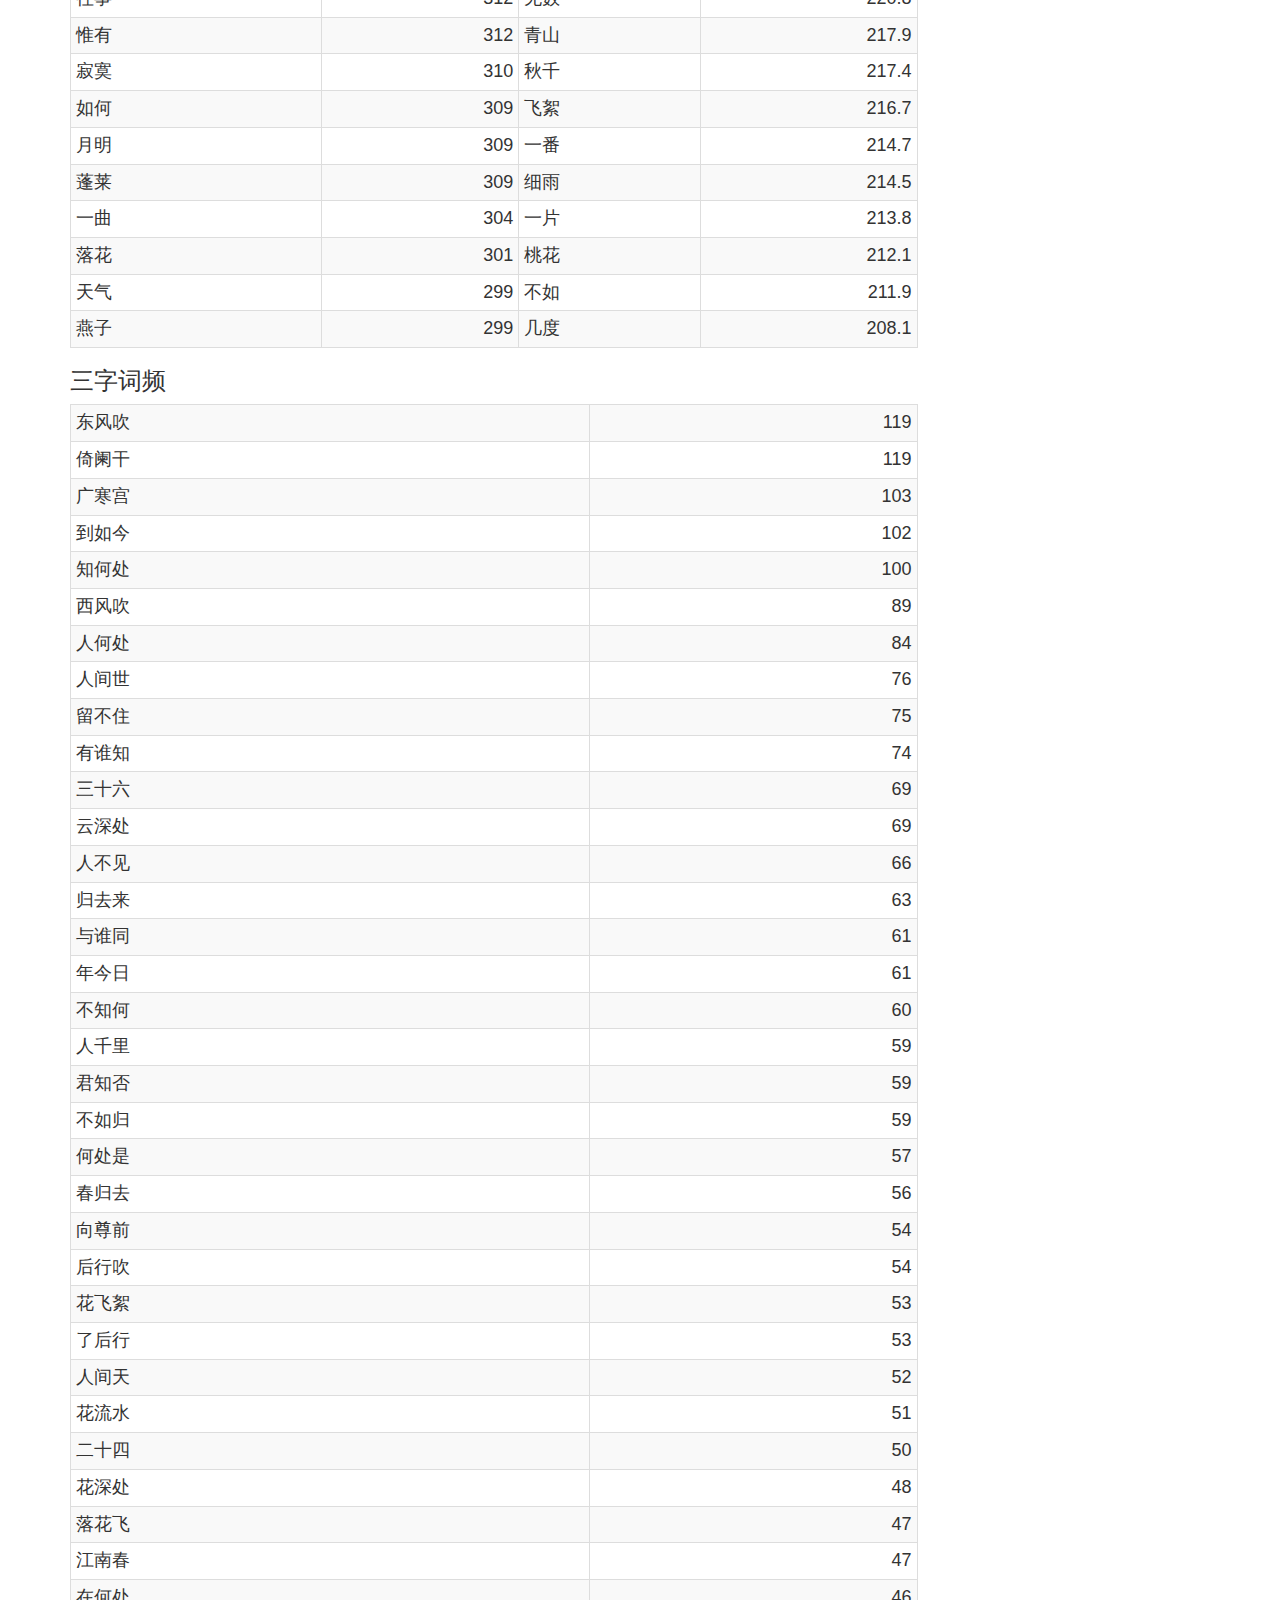
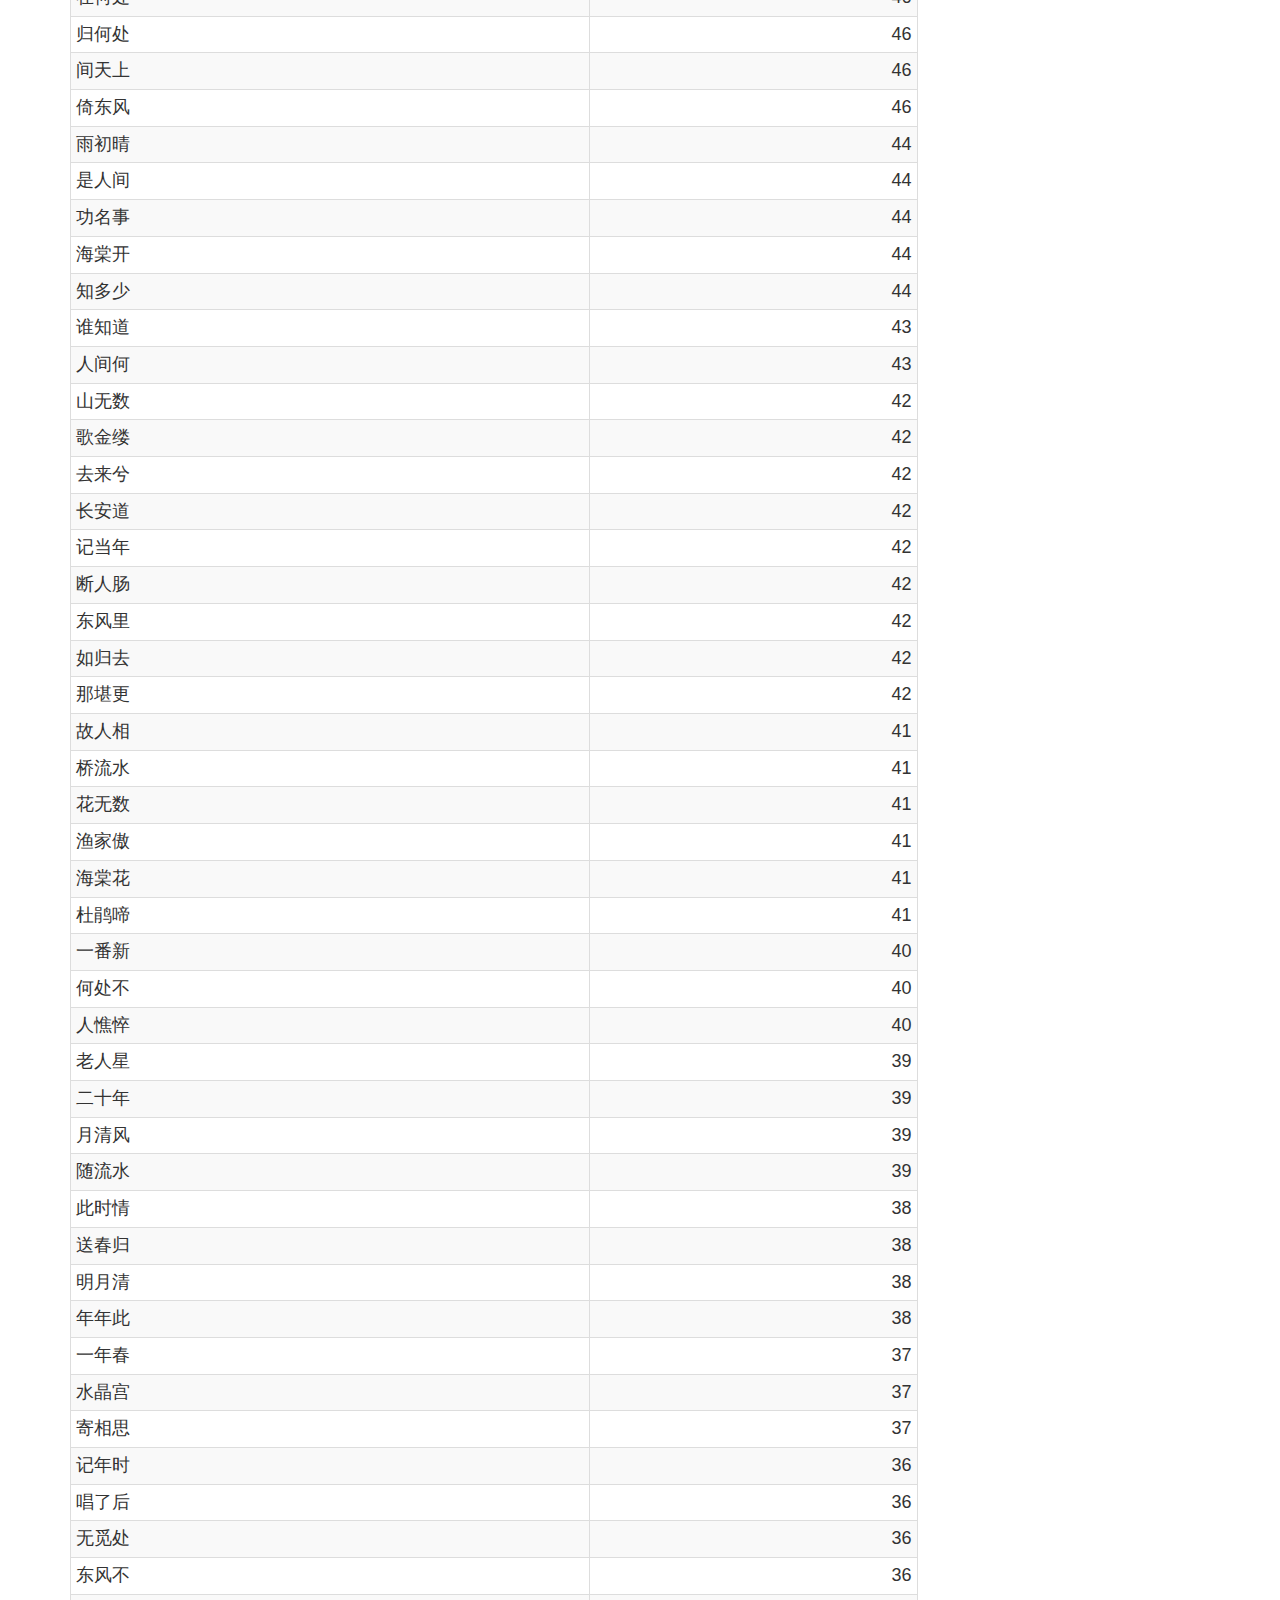
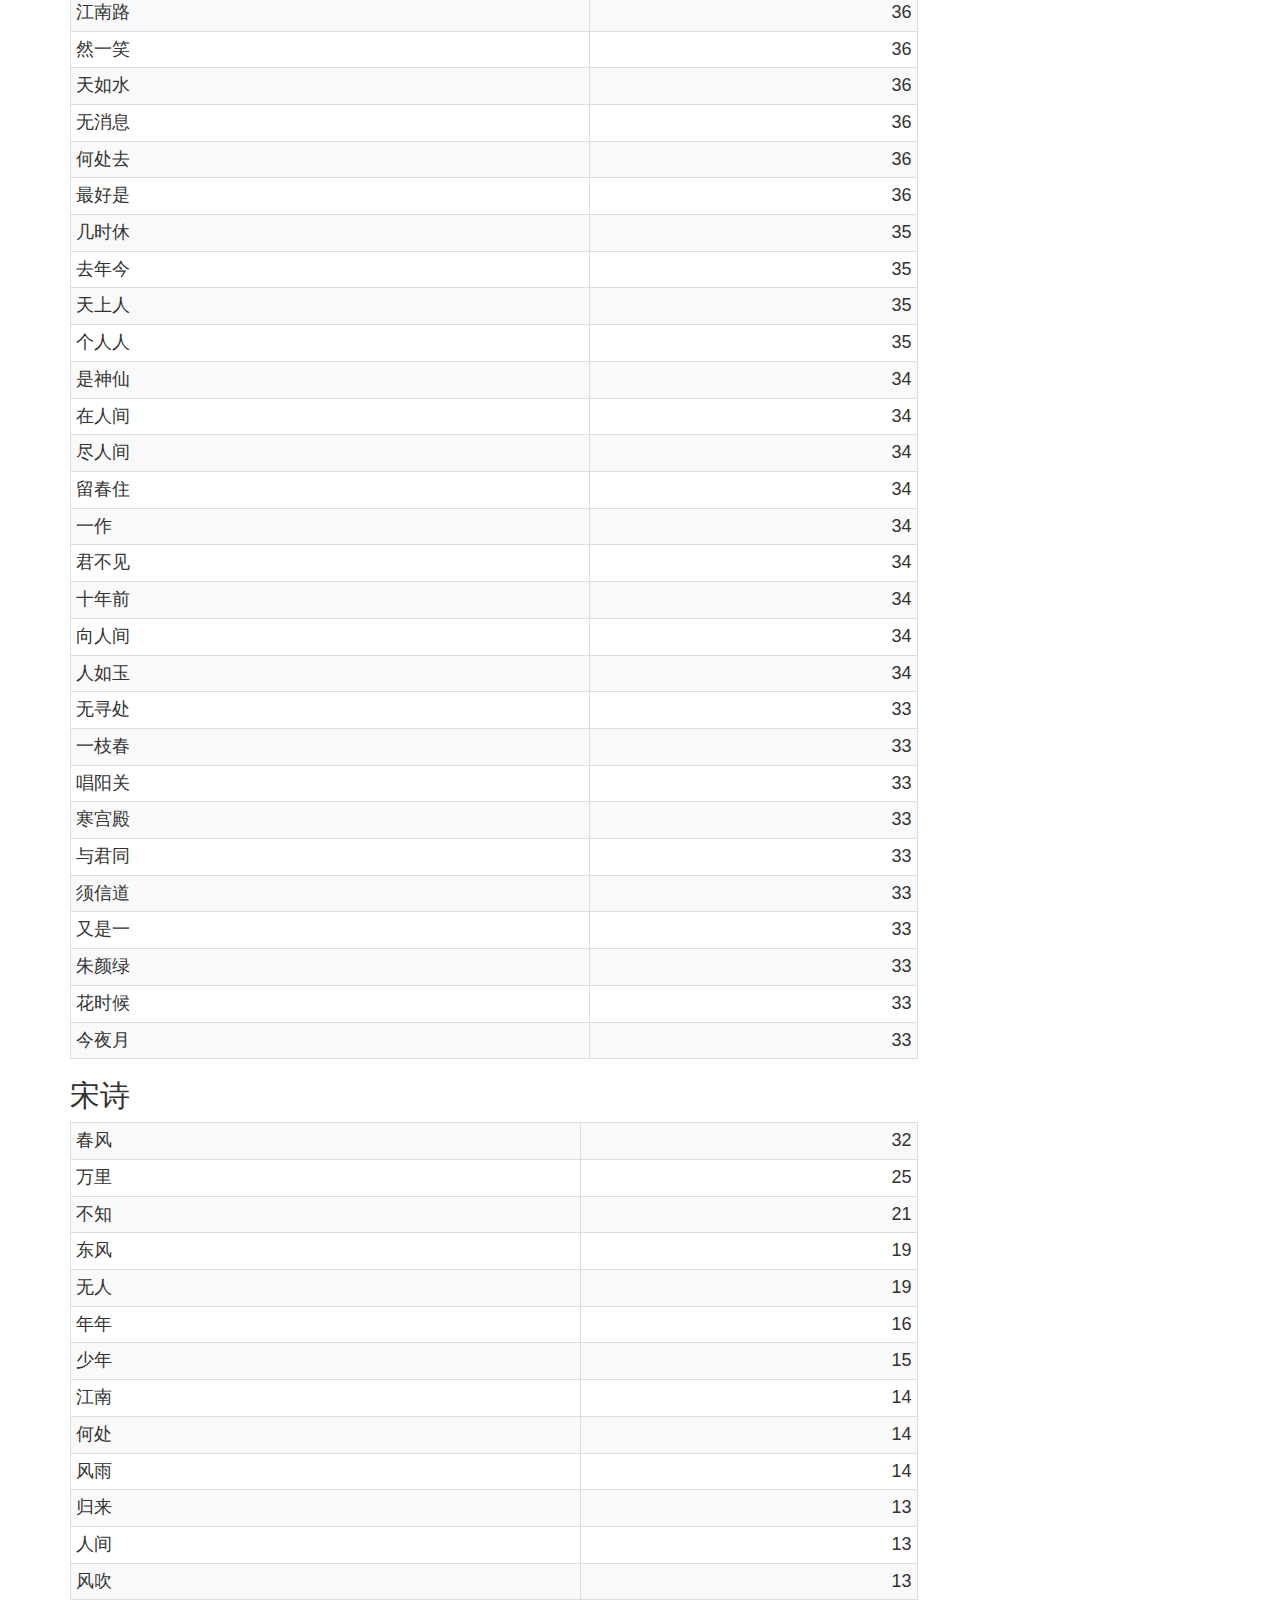
<file: 古代词频.html>
<!doctype html>
<html lang="en">
<head>
<title></title>
<!-- 2017-07-18 二 00:34 -->
<meta charset="utf-8">
<meta name="viewport" content="width=device-width, initial-scale=1">
<meta name="generator" content="Org-mode">
<meta name="author" content="eitazhou">

<link  href="https://cdnjs.cloudflare.com/ajax/libs/twitter-bootstrap/3.3.5/css/bootstrap.min.css" rel="stylesheet">
<script src="https://cdnjs.cloudflare.com/ajax/libs/jquery/1.11.3/jquery.min.js"></script>
<script src="https://cdnjs.cloudflare.com/ajax/libs/twitter-bootstrap/3.3.5/js/bootstrap.min.js"></script>
<style type="text/css">
/* org mode styles on top of twbs */

html {
    position: relative;
    min-height: 100%;
}

body {
    font-size: 18px;
    margin-bottom: 105px;
}

footer {
    position: absolute;
    bottom: 0;
    width: 100%;
    height: 101px;
    background-color: #f5f5f5;
}

footer > div {
    padding: 10px;
}

footer p {
    margin: 0 0 5px;
    text-align: center;
    font-size: 16px;
}

#table-of-contents {
    margin-top: 20px;
    margin-bottom: 20px;
}

blockquote p {
    font-size: 18px;
}

pre {
    font-size: 16px;
}

.footpara {
    display: inline-block;
}

figcaption {
  font-size: 16px;
  color: #666;
  font-style: italic;
  padding-bottom: 15px;
}

/* from twbs docs */

.bs-docs-sidebar.affix {
    position: static;
}
@media (min-width: 768px) {
    .bs-docs-sidebar {
        padding-left: 20px;
    }
}

/* All levels of nav */
.bs-docs-sidebar .nav > li > a {
    display: block;
    padding: 4px 20px;
    font-size: 14px;
    font-weight: 500;
    color: #999;
}
.bs-docs-sidebar .nav > li > a:hover,
.bs-docs-sidebar .nav > li > a:focus {
    padding-left: 19px;
    color: #A1283B;
    text-decoration: none;
    background-color: transparent;
    border-left: 1px solid #A1283B;
}
.bs-docs-sidebar .nav > .active > a,
.bs-docs-sidebar .nav > .active:hover > a,
.bs-docs-sidebar .nav > .active:focus > a {
    padding-left: 18px;
    font-weight: bold;
    color: #A1283B;
    background-color: transparent;
    border-left: 2px solid #A1283B;
}

/* Nav: second level (shown on .active) */
.bs-docs-sidebar .nav .nav {
    display: none; /* Hide by default, but at >768px, show it */
    padding-bottom: 10px;
}
.bs-docs-sidebar .nav .nav > li > a {
    padding-top: 1px;
    padding-bottom: 1px;
    padding-left: 30px;
    font-size: 12px;
    font-weight: normal;
}
.bs-docs-sidebar .nav .nav > li > a:hover,
.bs-docs-sidebar .nav .nav > li > a:focus {
    padding-left: 29px;
}
.bs-docs-sidebar .nav .nav > .active > a,
.bs-docs-sidebar .nav .nav > .active:hover > a,
.bs-docs-sidebar .nav .nav > .active:focus > a {
    padding-left: 28px;
    font-weight: 500;
}

/* Nav: third level (shown on .active) */
.bs-docs-sidebar .nav .nav .nav {
    padding-bottom: 10px;
}
.bs-docs-sidebar .nav .nav .nav > li > a {
    padding-top: 1px;
    padding-bottom: 1px;
    padding-left: 40px;
    font-size: 12px;
    font-weight: normal;
}
.bs-docs-sidebar .nav .nav .nav > li > a:hover,
.bs-docs-sidebar .nav .nav .nav > li > a:focus {
    padding-left: 39px;
}
.bs-docs-sidebar .nav .nav .nav > .active > a,
.bs-docs-sidebar .nav .nav .nav > .active:hover > a,
.bs-docs-sidebar .nav .nav .nav > .active:focus > a {
    padding-left: 38px;
    font-weight: 500;
}

/* Show and affix the side nav when space allows it */
@media (min-width: 992px) {
    .bs-docs-sidebar .nav > .active > ul {
        display: block;
    }
    /* Widen the fixed sidebar */
    .bs-docs-sidebar.affix,
    .bs-docs-sidebar.affix-bottom {
        width: 213px;
    }
    .bs-docs-sidebar.affix {
        position: fixed; /* Undo the static from mobile first approach */
        top: 20px;
    }
    .bs-docs-sidebar.affix-bottom {
        position: absolute; /* Undo the static from mobile first approach */
    }
    .bs-docs-sidebar.affix .bs-docs-sidenav,.bs-docs-sidebar.affix-bottom .bs-docs-sidenav {
        margin-top: 0;
        margin-bottom: 0
    }
}
@media (min-width: 1200px) {
    /* Widen the fixed sidebar again */
    .bs-docs-sidebar.affix-bottom,
    .bs-docs-sidebar.affix {
        width: 263px;
    }
}
</style>
<script type="text/javascript">
$(function() {
    'use strict';

    $('.bs-docs-sidebar li').first().addClass('active');

    $(document.body).scrollspy({target: '.bs-docs-sidebar'});

    $('.bs-docs-sidebar').affix();
});
</script>
</head>
<body>
<div id="content" class="container">
<div class="row"><div class="col-md-9"><h1 class="title"></h1>
<div id="outline-container-sec-" class="outline-2">
<h2 id="sec-">唐诗</h2>
<div class="outline-text-2" id="text-">
</div><div id="outline-container-sec-" class="outline-3">
<h3 id="sec-">唐诗、宋词两字词频比较</h3>
<div class="outline-text-3" id="text-">
<table class="table table-striped table-bordered table-hover table-condensed">


<colgroup>
<col  class="right">

<col  class="left">

<col  class="right">

<col  class="left">

<col  class="right">
</colgroup>
<thead>
<tr>
<th scope="col" class="text-right">&#xa0;</th>
<th scope="col" class="text-left">唐诗</th>
<th scope="col" class="text-right">词频</th>
<th scope="col" class="text-left">宋词</th>
<th scope="col" class="text-right">词频</th>
</tr>
</thead>
<tbody>
<tr>
<td class="text-right">1</td>
<td class="text-left">何处</td>
<td class="text-right">1838</td>
<td class="text-left">东风</td>
<td class="text-right">1470</td>
</tr>

<tr>
<td class="text-right">2</td>
<td class="text-left">不知</td>
<td class="text-right">1584</td>
<td class="text-left">人间</td>
<td class="text-right">1277</td>
</tr>

<tr>
<td class="text-right">3</td>
<td class="text-left">万里</td>
<td class="text-right">1576</td>
<td class="text-left">何处</td>
<td class="text-right">1266</td>
</tr>

<tr>
<td class="text-right">4</td>
<td class="text-left">千里</td>
<td class="text-right">1410</td>
<td class="text-left">风流</td>
<td class="text-right">894</td>
</tr>

<tr>
<td class="text-right">5</td>
<td class="text-left">今日</td>
<td class="text-right">1281</td>
<td class="text-left">归去</td>
<td class="text-right">880</td>
</tr>

<tr>
<td class="text-right">6</td>
<td class="text-left">不可</td>
<td class="text-right">1248</td>
<td class="text-left">春风</td>
<td class="text-right">872</td>
</tr>

<tr>
<td class="text-right">7</td>
<td class="text-left">不见</td>
<td class="text-right">1227</td>
<td class="text-left">西风</td>
<td class="text-right">831</td>
</tr>

<tr>
<td class="text-right">8</td>
<td class="text-left">春风</td>
<td class="text-right">1225</td>
<td class="text-left">归来</td>
<td class="text-right">823</td>
</tr>

<tr>
<td class="text-right">9</td>
<td class="text-left">白云</td>
<td class="text-right">1215</td>
<td class="text-left">相思</td>
<td class="text-right">784</td>
</tr>

<tr>
<td class="text-right">10</td>
<td class="text-left">不得</td>
<td class="text-right">1044</td>
<td class="text-left">梅花</td>
<td class="text-right">778</td>
</tr>

<tr>
<td class="text-right">11</td>
<td class="text-left">明月</td>
<td class="text-right">995</td>
<td class="text-left">江南</td>
<td class="text-right">776</td>
</tr>

<tr>
<td class="text-right">12</td>
<td class="text-left">人间</td>
<td class="text-right">976</td>
<td class="text-left">如今</td>
<td class="text-right">714</td>
</tr>

<tr>
<td class="text-right">13</td>
<td class="text-left">无人</td>
<td class="text-right">974</td>
<td class="text-left">多少</td>
<td class="text-right">707</td>
</tr>

<tr>
<td class="text-right">14</td>
<td class="text-left">风吹</td>
<td class="text-right">897</td>
<td class="text-left">千里</td>
<td class="text-right">703</td>
</tr>

<tr>
<td class="text-right">15</td>
<td class="text-left">故人</td>
<td class="text-right">857</td>
<td class="text-left">回首</td>
<td class="text-right">696</td>
</tr>

<tr>
<td class="text-right">16</td>
<td class="text-left">惆怅</td>
<td class="text-right">843</td>
<td class="text-left">明月</td>
<td class="text-right">685</td>
</tr>

<tr>
<td class="text-right">17</td>
<td class="text-left">秋风</td>
<td class="text-right">814</td>
<td class="text-left">阑干</td>
<td class="text-right">658</td>
</tr>

<tr>
<td class="text-right">18</td>
<td class="text-left">相思</td>
<td class="text-right">802</td>
<td class="text-left">年年</td>
<td class="text-right">632</td>
</tr>

<tr>
<td class="text-right">19</td>
<td class="text-left">长安</td>
<td class="text-right">796</td>
<td class="text-left">一笑</td>
<td class="text-right">631</td>
</tr>

<tr>
<td class="text-right">20</td>
<td class="text-left">悠悠</td>
<td class="text-right">788</td>
<td class="text-left">万里</td>
<td class="text-right">614</td>
</tr>

<tr>
<td class="text-right">21</td>
<td class="text-left">如何</td>
<td class="text-right">752</td>
<td class="text-left">风吹</td>
<td class="text-right">574</td>
</tr>

<tr>
<td class="text-right">22</td>
<td class="text-left">白日</td>
<td class="text-right">751</td>
<td class="text-left">天涯</td>
<td class="text-right">564</td>
</tr>

<tr>
<td class="text-right">23</td>
<td class="text-left">何人</td>
<td class="text-right">732</td>
<td class="text-left">相逢</td>
<td class="text-right">558</td>
</tr>

<tr>
<td class="text-right">24</td>
<td class="text-left">青山</td>
<td class="text-right">730</td>
<td class="text-left">风雨</td>
<td class="text-right">547</td>
</tr>

<tr>
<td class="text-right">25</td>
<td class="text-left">十年</td>
<td class="text-right">724</td>
<td class="text-left">芳草</td>
<td class="text-right">547</td>
</tr>

<tr>
<td class="text-right">26</td>
<td class="text-left">少年</td>
<td class="text-right">699</td>
<td class="text-left">黄昏</td>
<td class="text-right">547</td>
</tr>

<tr>
<td class="text-right">27</td>
<td class="text-left">相逢</td>
<td class="text-right">683</td>
<td class="text-left">当年</td>
<td class="text-right">541</td>
</tr>

<tr>
<td class="text-right">28</td>
<td class="text-left">人不</td>
<td class="text-right">674</td>
<td class="text-left">尊前</td>
<td class="text-right">532</td>
</tr>

<tr>
<td class="text-right">29</td>
<td class="text-left">平生</td>
<td class="text-right">653</td>
<td class="text-left">依旧</td>
<td class="text-right">512</td>
</tr>

<tr>
<td class="text-right">30</td>
<td class="text-left">天子</td>
<td class="text-right">653</td>
<td class="text-left">流水</td>
<td class="text-right">495</td>
</tr>

<tr>
<td class="text-right">31</td>
<td class="text-left">天地</td>
<td class="text-right">651</td>
<td class="text-left">风月</td>
<td class="text-right">492</td>
</tr>

<tr>
<td class="text-right">32</td>
<td class="text-left">寂寞</td>
<td class="text-right">639</td>
<td class="text-left">多情</td>
<td class="text-right">479</td>
</tr>

<tr>
<td class="text-right">33</td>
<td class="text-left">何事</td>
<td class="text-right">633</td>
<td class="text-left">当时</td>
<td class="text-right">478</td>
</tr>

<tr>
<td class="text-right">34</td>
<td class="text-left">年年</td>
<td class="text-right">629</td>
<td class="text-left">无人</td>
<td class="text-right">471</td>
</tr>

<tr>
<td class="text-right">35</td>
<td class="text-left">黄金</td>
<td class="text-right">621</td>
<td class="text-left">不见</td>
<td class="text-right">466</td>
</tr>

<tr>
<td class="text-right">36</td>
<td class="text-left">江上</td>
<td class="text-right">602</td>
<td class="text-left">一枝</td>
<td class="text-right">464</td>
</tr>

<tr>
<td class="text-right">37</td>
<td class="text-left">回首</td>
<td class="text-right">599</td>
<td class="text-left">斜阳</td>
<td class="text-right">463</td>
</tr>

<tr>
<td class="text-right">38</td>
<td class="text-left">可怜</td>
<td class="text-right">584</td>
<td class="text-left">不知</td>
<td class="text-right">463</td>
</tr>

<tr>
<td class="text-right">39</td>
<td class="text-left">流水</td>
<td class="text-right">582</td>
<td class="text-left">故人</td>
<td class="text-right">461</td>
</tr>

<tr>
<td class="text-right">40</td>
<td class="text-left">主人</td>
<td class="text-right">572</td>
<td class="text-left">深处</td>
<td class="text-right">427</td>
</tr>

<tr>
<td class="text-right">41</td>
<td class="text-left">白发</td>
<td class="text-right">566</td>
<td class="text-left">时节</td>
<td class="text-right">420</td>
</tr>

<tr>
<td class="text-right">42</td>
<td class="text-left">如此</td>
<td class="text-right">565</td>
<td class="text-left">平生</td>
<td class="text-right">415</td>
</tr>

<tr>
<td class="text-right">43</td>
<td class="text-left">日月</td>
<td class="text-right">558</td>
<td class="text-left">凄凉</td>
<td class="text-right">410</td>
</tr>

<tr>
<td class="text-right">44</td>
<td class="text-left">行人</td>
<td class="text-right">558</td>
<td class="text-left">匆匆</td>
<td class="text-right">408</td>
</tr>

<tr>
<td class="text-right">45</td>
<td class="text-left">落日</td>
<td class="text-right">556</td>
<td class="text-left">无限</td>
<td class="text-right">402</td>
</tr>

<tr>
<td class="text-right">46</td>
<td class="text-left">从此</td>
<td class="text-right">552</td>
<td class="text-left">春色</td>
<td class="text-right">397</td>
</tr>

<tr>
<td class="text-right">47</td>
<td class="text-left">月明</td>
<td class="text-right">552</td>
<td class="text-left">天上</td>
<td class="text-right">390</td>
</tr>

<tr>
<td class="text-right">48</td>
<td class="text-left">归去</td>
<td class="text-right">546</td>
<td class="text-left">功名</td>
<td class="text-right">389</td>
</tr>

<tr>
<td class="text-right">49</td>
<td class="text-left">天下</td>
<td class="text-right">546</td>
<td class="text-left">扁舟</td>
<td class="text-right">386</td>
</tr>

<tr>
<td class="text-right">50</td>
<td class="text-left">不如</td>
<td class="text-right">545</td>
<td class="text-left">一点</td>
<td class="text-right">383</td>
</tr>

<tr>
<td class="text-right">51</td>
<td class="text-left">今朝</td>
<td class="text-right">545</td>
<td class="text-left">今日</td>
<td class="text-right">383</td>
</tr>

<tr>
<td class="text-right">52</td>
<td class="text-left">日暮</td>
<td class="text-right">535</td>
<td class="text-left">杨柳</td>
<td class="text-right">374</td>
</tr>

<tr>
<td class="text-right">53</td>
<td class="text-left">将军</td>
<td class="text-right">535</td>
<td class="text-left">西湖</td>
<td class="text-right">374</td>
</tr>

<tr>
<td class="text-right">54</td>
<td class="text-left">归来</td>
<td class="text-right">524</td>
<td class="text-left">何事</td>
<td class="text-right">372</td>
</tr>

<tr>
<td class="text-right">55</td>
<td class="text-left">洛阳</td>
<td class="text-right">519</td>
<td class="text-left">桃花</td>
<td class="text-right">370</td>
</tr>

<tr>
<td class="text-right">56</td>
<td class="text-left">别离</td>
<td class="text-right">519</td>
<td class="text-left">憔悴</td>
<td class="text-right">365</td>
</tr>

<tr>
<td class="text-right">57</td>
<td class="text-left">芳草</td>
<td class="text-right">518</td>
<td class="text-left">黄花</td>
<td class="text-right">357</td>
</tr>

<tr>
<td class="text-right">58</td>
<td class="text-left">不能</td>
<td class="text-right">518</td>
<td class="text-left">人生</td>
<td class="text-right">355</td>
</tr>

<tr>
<td class="text-right">59</td>
<td class="text-left">夕阳</td>
<td class="text-right">518</td>
<td class="text-left">一片</td>
<td class="text-right">355</td>
</tr>

<tr>
<td class="text-right">60</td>
<td class="text-left">无事</td>
<td class="text-right">517</td>
<td class="text-left">消息</td>
<td class="text-right">350</td>
</tr>

<tr>
<td class="text-right">61</td>
<td class="text-left">此时</td>
<td class="text-right">515</td>
<td class="text-left">十分</td>
<td class="text-right">348</td>
</tr>

<tr>
<td class="text-right">62</td>
<td class="text-left">何时</td>
<td class="text-right">514</td>
<td class="text-left">心事</td>
<td class="text-right">347</td>
</tr>

<tr>
<td class="text-right">63</td>
<td class="text-left">相见</td>
<td class="text-right">504</td>
<td class="text-left">神仙</td>
<td class="text-right">343</td>
</tr>

<tr>
<td class="text-right">64</td>
<td class="text-left">当时</td>
<td class="text-right">501</td>
<td class="text-left">芙蓉</td>
<td class="text-right">342</td>
</tr>

<tr>
<td class="text-right">65</td>
<td class="text-left">风雨</td>
<td class="text-right">493</td>
<td class="text-left">一声</td>
<td class="text-right">340</td>
</tr>

<tr>
<td class="text-right">66</td>
<td class="text-left">青云</td>
<td class="text-right">490</td>
<td class="text-left">肠断</td>
<td class="text-right">335</td>
</tr>

<tr>
<td class="text-right">67</td>
<td class="text-left">天涯</td>
<td class="text-right">487</td>
<td class="text-left">桃李</td>
<td class="text-right">335</td>
</tr>

<tr>
<td class="text-right">68</td>
<td class="text-left">杨柳</td>
<td class="text-right">485</td>
<td class="text-left">富贵</td>
<td class="text-right">332</td>
</tr>

<tr>
<td class="text-right">69</td>
<td class="text-left">江南</td>
<td class="text-right">479</td>
<td class="text-left">十年</td>
<td class="text-right">332</td>
</tr>

<tr>
<td class="text-right">70</td>
<td class="text-left">清风</td>
<td class="text-right">471</td>
<td class="text-left">断肠</td>
<td class="text-right">332</td>
</tr>

<tr>
<td class="text-right">71</td>
<td class="text-left">洞庭</td>
<td class="text-right">470</td>
<td class="text-left">而今</td>
<td class="text-right">331</td>
</tr>

<tr>
<td class="text-right">72</td>
<td class="text-left">东风</td>
<td class="text-right">469</td>
<td class="text-left">长安</td>
<td class="text-right">328</td>
</tr>

<tr>
<td class="text-right">73</td>
<td class="text-left">参差</td>
<td class="text-right">467</td>
<td class="text-left">去年</td>
<td class="text-right">327</td>
</tr>

<tr>
<td class="text-right">74</td>
<td class="text-left">芙蓉</td>
<td class="text-right">463</td>
<td class="text-left">佳人</td>
<td class="text-right">324</td>
</tr>

<tr>
<td class="text-right">75</td>
<td class="text-left">不是</td>
<td class="text-right">459</td>
<td class="text-left">不是</td>
<td class="text-right">324</td>
</tr>

<tr>
<td class="text-right">76</td>
<td class="text-left">花落</td>
<td class="text-right">459</td>
<td class="text-left">少年</td>
<td class="text-right">323</td>
</tr>

<tr>
<td class="text-right">77</td>
<td class="text-left">烟霞</td>
<td class="text-right">458</td>
<td class="text-left">何时</td>
<td class="text-right">322</td>
</tr>

<tr>
<td class="text-right">78</td>
<td class="text-left">三十</td>
<td class="text-right">457</td>
<td class="text-left">江上</td>
<td class="text-right">321</td>
</tr>

<tr>
<td class="text-right">79</td>
<td class="text-left">落花</td>
<td class="text-right">452</td>
<td class="text-left">谁知</td>
<td class="text-right">319</td>
</tr>

<tr>
<td class="text-right">80</td>
<td class="text-left">唯有</td>
<td class="text-right">452</td>
<td class="text-left">悠悠</td>
<td class="text-right">319</td>
</tr>

<tr>
<td class="text-right">81</td>
<td class="text-left">不相</td>
<td class="text-right">449</td>
<td class="text-left">无情</td>
<td class="text-right">318</td>
</tr>

<tr>
<td class="text-right">82</td>
<td class="text-left">何如</td>
<td class="text-right">444</td>
<td class="text-left">鸳鸯</td>
<td class="text-right">318</td>
</tr>

<tr>
<td class="text-right">83</td>
<td class="text-left">谁能</td>
<td class="text-right">440</td>
<td class="text-left">为谁</td>
<td class="text-right">317</td>
</tr>

<tr>
<td class="text-right">84</td>
<td class="text-left">南山</td>
<td class="text-right">440</td>
<td class="text-left">不似</td>
<td class="text-right">317</td>
</tr>

<tr>
<td class="text-right">85</td>
<td class="text-left">白头</td>
<td class="text-right">438</td>
<td class="text-left">青山</td>
<td class="text-right">317</td>
</tr>

<tr>
<td class="text-right">86</td>
<td class="text-left">如今</td>
<td class="text-right">434</td>
<td class="text-left">今夜</td>
<td class="text-right">317</td>
</tr>

<tr>
<td class="text-right">87</td>
<td class="text-left">桃花</td>
<td class="text-right">434</td>
<td class="text-left">海棠</td>
<td class="text-right">313</td>
</tr>

<tr>
<td class="text-right">88</td>
<td class="text-left">君不</td>
<td class="text-right">432</td>
<td class="text-left">行人</td>
<td class="text-right">313</td>
</tr>

<tr>
<td class="text-right">89</td>
<td class="text-left">天上</td>
<td class="text-right">432</td>
<td class="text-left">时候</td>
<td class="text-right">312</td>
</tr>

<tr>
<td class="text-right">90</td>
<td class="text-left">殷勤</td>
<td class="text-right">429</td>
<td class="text-left">往事</td>
<td class="text-right">312</td>
</tr>

<tr>
<td class="text-right">91</td>
<td class="text-left">千年</td>
<td class="text-right">427</td>
<td class="text-left">惟有</td>
<td class="text-right">312</td>
</tr>

<tr>
<td class="text-right">92</td>
<td class="text-left">门前</td>
<td class="text-right">423</td>
<td class="text-left">寂寞</td>
<td class="text-right">310</td>
</tr>

<tr>
<td class="text-right">93</td>
<td class="text-left">此地</td>
<td class="text-right">420</td>
<td class="text-left">如何</td>
<td class="text-right">309</td>
</tr>

<tr>
<td class="text-right">94</td>
<td class="text-left">终日</td>
<td class="text-right">420</td>
<td class="text-left">月明</td>
<td class="text-right">309</td>
</tr>

<tr>
<td class="text-right">95</td>
<td class="text-left">花开</td>
<td class="text-right">413</td>
<td class="text-left">蓬莱</td>
<td class="text-right">309</td>
</tr>

<tr>
<td class="text-right">96</td>
<td class="text-left">君王</td>
<td class="text-right">412</td>
<td class="text-left">一曲</td>
<td class="text-right">304</td>
</tr>

<tr>
<td class="text-right">97</td>
<td class="text-left">山中</td>
<td class="text-right">412</td>
<td class="text-left">落花</td>
<td class="text-right">301</td>
</tr>

<tr>
<td class="text-right">98</td>
<td class="text-left">与君</td>
<td class="text-right">412</td>
<td class="text-left">天气</td>
<td class="text-right">299</td>
</tr>

<tr>
<td class="text-right">99</td>
<td class="text-left">苍苍</td>
<td class="text-right">409</td>
<td class="text-left">燕子</td>
<td class="text-right">299</td>
</tr>

<tr>
<td class="text-right">100</td>
<td class="text-left">神仙</td>
<td class="text-right">409</td>
<td class="text-left">无数</td>
<td class="text-right">299</td>
</tr>
</tbody>
</table>
</div>
</div>








<div id="outline-container-sec-" class="outline-3">
<h3 id="sec-">加权词频</h3>
<div class="outline-text-3" id="text-">
<table class="table table-striped table-bordered table-hover table-condensed">


<colgroup>
<col  class="left">

<col  class="right">
</colgroup>
<tbody>
<tr>
<td class="text-left">万里</td>
<td class="text-right">1318.</td>
</tr>

<tr>
<td class="text-left">不见</td>
<td class="text-right">1089.</td>
</tr>

<tr>
<td class="text-left">不知</td>
<td class="text-right">1044.</td>
</tr>

<tr>
<td class="text-left">春风</td>
<td class="text-right">1006.</td>
</tr>

<tr>
<td class="text-left">一作</td>
<td class="text-right">992.2</td>
</tr>

<tr>
<td class="text-left">何处</td>
<td class="text-right">967.7</td>
</tr>

<tr>
<td class="text-left">明月</td>
<td class="text-right">963.1</td>
</tr>

<tr>
<td class="text-left">无人</td>
<td class="text-right">808.6</td>
</tr>

<tr>
<td class="text-left">不可</td>
<td class="text-right">794.5</td>
</tr>

<tr>
<td class="text-left">千里</td>
<td class="text-right">775.6</td>
</tr>

<tr>
<td class="text-left">不得</td>
<td class="text-right">770.1</td>
</tr>

<tr>
<td class="text-left">风吹</td>
<td class="text-right">746.5</td>
</tr>

<tr>
<td class="text-left">今日</td>
<td class="text-right">706.2</td>
</tr>

<tr>
<td class="text-left">白云</td>
<td class="text-right">703.7</td>
</tr>

<tr>
<td class="text-left">白日</td>
<td class="text-right">687.9</td>
</tr>

<tr>
<td class="text-left">悠悠</td>
<td class="text-right">625.3</td>
</tr>

<tr>
<td class="text-left">天地</td>
<td class="text-right">589.3</td>
</tr>

<tr>
<td class="text-left">长安</td>
<td class="text-right">583.0</td>
</tr>

<tr>
<td class="text-left">君不</td>
<td class="text-right">567.9</td>
</tr>

<tr>
<td class="text-left">人间</td>
<td class="text-right">559.5</td>
</tr>

<tr>
<td class="text-left">人不</td>
<td class="text-right">558.7</td>
</tr>

<tr>
<td class="text-left">黄金</td>
<td class="text-right">549.9</td>
</tr>

<tr>
<td class="text-left">秋风</td>
<td class="text-right">536.6</td>
</tr>

<tr>
<td class="text-left">可怜</td>
<td class="text-right">520.4</td>
</tr>

<tr>
<td class="text-left">桃花</td>
<td class="text-right">510.9</td>
</tr>

<tr>
<td class="text-left">东风</td>
<td class="text-right">489.0</td>
</tr>

<tr>
<td class="text-left">相思</td>
<td class="text-right">463.9</td>
</tr>

<tr>
<td class="text-left">桃李</td>
<td class="text-right">463.4</td>
</tr>

<tr>
<td class="text-left">浮云</td>
<td class="text-right">462.8</td>
</tr>

<tr>
<td class="text-left">将军</td>
<td class="text-right">459.8</td>
</tr>

<tr>
<td class="text-left">芙蓉</td>
<td class="text-right">457.7</td>
</tr>

<tr>
<td class="text-left">十年</td>
<td class="text-right">455.8</td>
</tr>

<tr>
<td class="text-left">鸳鸯</td>
<td class="text-right">453.6</td>
</tr>

<tr>
<td class="text-left">行人</td>
<td class="text-right">452.1</td>
</tr>

<tr>
<td class="text-left">日暮</td>
<td class="text-right">451.9</td>
</tr>

<tr>
<td class="text-left">美人</td>
<td class="text-right">451.6</td>
</tr>

<tr>
<td class="text-left">如此</td>
<td class="text-right">443.3</td>
</tr>

<tr>
<td class="text-left">归来</td>
<td class="text-right">435.0</td>
</tr>

<tr>
<td class="text-left">流水</td>
<td class="text-right">434.1</td>
</tr>

<tr>
<td class="text-left">落花</td>
<td class="text-right">431.6</td>
</tr>

<tr>
<td class="text-left">青天</td>
<td class="text-right">421.3</td>
</tr>

<tr>
<td class="text-left">年年</td>
<td class="text-right">417.8</td>
</tr>

<tr>
<td class="text-left">洞庭</td>
<td class="text-right">408.3</td>
</tr>

<tr>
<td class="text-left">洛阳</td>
<td class="text-right">399.1</td>
</tr>

<tr>
<td class="text-left">三十</td>
<td class="text-right">391.8</td>
</tr>

<tr>
<td class="text-left">少年</td>
<td class="text-right">389.6</td>
</tr>

<tr>
<td class="text-left">不如</td>
<td class="text-right">386.6</td>
</tr>

<tr>
<td class="text-left">寒山</td>
<td class="text-right">385.5</td>
</tr>

<tr>
<td class="text-left">青山</td>
<td class="text-right">385.2</td>
</tr>

<tr>
<td class="text-left">月明</td>
<td class="text-right">383.5</td>
</tr>

<tr>
<td class="text-left">如何</td>
<td class="text-right">383.3</td>
</tr>

<tr>
<td class="text-left">谁家</td>
<td class="text-right">383.0</td>
</tr>

<tr>
<td class="text-left">落日</td>
<td class="text-right">381.2</td>
</tr>

<tr>
<td class="text-left">天涯</td>
<td class="text-right">375.5</td>
</tr>

<tr>
<td class="text-left">故人</td>
<td class="text-right">370.3</td>
</tr>

<tr>
<td class="text-left">别离</td>
<td class="text-right">368.3</td>
</tr>

<tr>
<td class="text-left">江上</td>
<td class="text-right">364.8</td>
</tr>

<tr>
<td class="text-left">日月</td>
<td class="text-right">363.5</td>
</tr>

<tr>
<td class="text-left">人生</td>
<td class="text-right">362.3</td>
</tr>

<tr>
<td class="text-left">惆怅</td>
<td class="text-right">361.1</td>
</tr>

<tr>
<td class="text-left">与君</td>
<td class="text-right">348.3</td>
</tr>

<tr>
<td class="text-left">相逢</td>
<td class="text-right">347.6</td>
</tr>

<tr>
<td class="text-left">寂寞</td>
<td class="text-right">345.8</td>
</tr>

<tr>
<td class="text-left">一夜</td>
<td class="text-right">342.2</td>
</tr>

<tr>
<td class="text-left">不能</td>
<td class="text-right">341.3</td>
</tr>

<tr>
<td class="text-left">花落</td>
<td class="text-right">340.0</td>
</tr>

<tr>
<td class="text-left">不相</td>
<td class="text-right">334.6</td>
</tr>

<tr>
<td class="text-left">天下</td>
<td class="text-right">334.1</td>
</tr>

<tr>
<td class="text-left">天子</td>
<td class="text-right">332.3</td>
</tr>

<tr>
<td class="text-left">白发</td>
<td class="text-right">329.3</td>
</tr>

<tr>
<td class="text-left">花开</td>
<td class="text-right">328.1</td>
</tr>

<tr>
<td class="text-left">黄河</td>
<td class="text-right">324.0</td>
</tr>

<tr>
<td class="text-left">何人</td>
<td class="text-right">320.8</td>
</tr>

<tr>
<td class="text-left">杨柳</td>
<td class="text-right">316.8</td>
</tr>

<tr>
<td class="text-left">借问</td>
<td class="text-right">316.1</td>
</tr>

<tr>
<td class="text-left">纷纷</td>
<td class="text-right">315.5</td>
</tr>

<tr>
<td class="text-left">二十</td>
<td class="text-right">314.3</td>
</tr>

<tr>
<td class="text-left">何事</td>
<td class="text-right">313.9</td>
</tr>

<tr>
<td class="text-left">江南</td>
<td class="text-right">311.2</td>
</tr>

<tr>
<td class="text-left">不敢</td>
<td class="text-right">310.6</td>
</tr>

<tr>
<td class="text-left">江水</td>
<td class="text-right">309.9</td>
</tr>

<tr>
<td class="text-left">何时</td>
<td class="text-right">308.1</td>
</tr>

<tr>
<td class="text-left">此时</td>
<td class="text-right">308.0</td>
</tr>

<tr>
<td class="text-left">无限</td>
<td class="text-right">303.5</td>
</tr>

<tr>
<td class="text-left">何所</td>
<td class="text-right">303.5</td>
</tr>

<tr>
<td class="text-left">今朝</td>
<td class="text-right">303.1</td>
</tr>

<tr>
<td class="text-left">凤凰</td>
<td class="text-right">301.0</td>
</tr>

<tr>
<td class="text-left">君王</td>
<td class="text-right">297.3</td>
</tr>

<tr>
<td class="text-left">回首</td>
<td class="text-right">296.7</td>
</tr>

<tr>
<td class="text-left">处处</td>
<td class="text-right">296.1</td>
</tr>

<tr>
<td class="text-left">春色</td>
<td class="text-right">295.9</td>
</tr>

<tr>
<td class="text-left">相见</td>
<td class="text-right">294.6</td>
</tr>

<tr>
<td class="text-left">风雨</td>
<td class="text-right">294.3</td>
</tr>

<tr>
<td class="text-left">归去</td>
<td class="text-right">291.0</td>
</tr>

<tr>
<td class="text-left">十二</td>
<td class="text-right">290.3</td>
</tr>

<tr>
<td class="text-left">神仙</td>
<td class="text-right">288.8</td>
</tr>

<tr>
<td class="text-left">不归</td>
<td class="text-right">287.1</td>
</tr>

<tr>
<td class="text-left">天上</td>
<td class="text-right">286.8</td>
</tr>

<tr>
<td class="text-left">东流</td>
<td class="text-right">286.5</td>
</tr>

<tr>
<td class="text-left">昨夜</td>
<td class="text-right">285.4</td>
</tr>

<tr>
<td class="text-left">平生</td>
<td class="text-right">283.6</td>
</tr>

<tr>
<td class="text-left">青云</td>
<td class="text-right">283.3</td>
</tr>

<tr>
<td class="text-left">百年</td>
<td class="text-right">278.5</td>
</tr>

<tr>
<td class="text-left">故乡</td>
<td class="text-right">276.9</td>
</tr>

<tr>
<td class="text-left">茫茫</td>
<td class="text-right">276.8</td>
</tr>

<tr>
<td class="text-left">主人</td>
<td class="text-right">275.6</td>
</tr>
</tbody>
</table>
</div>
</div>
</div>


<div id="outline-container-sec-" class="outline-2">
<h2 id="sec-">宋词</h2>
<div class="outline-text-2" id="text-">
</div><div id="outline-container-sec-" class="outline-3">
<h3 id="sec-">两字词频</h3>
<div class="outline-text-3" id="text-">
<table class="table table-striped table-bordered table-hover table-condensed">


<colgroup>
<col  class="left">

<col  class="right">

<col  class="left">

<col  class="right">
</colgroup>
<thead>
<tr>
<th scope="col" class="text-left">无权重</th>
<th scope="col" class="text-right">词频</th>
<th scope="col" class="text-left">加权</th>
<th scope="col" class="text-right">词频</th>
</tr>
</thead>
<tbody>
<tr>
<td class="text-left">东风</td>
<td class="text-right">1470</td>
<td class="text-left">何处</td>
<td class="text-right">984.9</td>
</tr>

<tr>
<td class="text-left">人间</td>
<td class="text-right">1277</td>
<td class="text-left">东风</td>
<td class="text-right">823.4</td>
</tr>

<tr>
<td class="text-left">何处</td>
<td class="text-right">1266</td>
<td class="text-left">相思</td>
<td class="text-right">756.5</td>
</tr>

<tr>
<td class="text-left">风流</td>
<td class="text-right">894</td>
<td class="text-left">人间</td>
<td class="text-right">701.7</td>
</tr>

<tr>
<td class="text-left">归去</td>
<td class="text-right">880</td>
<td class="text-left">西风</td>
<td class="text-right">606.5</td>
</tr>

<tr>
<td class="text-left">春风</td>
<td class="text-right">872</td>
<td class="text-left">江南</td>
<td class="text-right">596.6</td>
</tr>

<tr>
<td class="text-left">西风</td>
<td class="text-right">831</td>
<td class="text-left">黄昏</td>
<td class="text-right">595.8</td>
</tr>

<tr>
<td class="text-left">归来</td>
<td class="text-right">823</td>
<td class="text-left">万里</td>
<td class="text-right">587.0</td>
</tr>

<tr>
<td class="text-left">相思</td>
<td class="text-right">784</td>
<td class="text-left">不见</td>
<td class="text-right">569.2</td>
</tr>

<tr>
<td class="text-left">梅花</td>
<td class="text-right">778</td>
<td class="text-left">千里</td>
<td class="text-right">558.8</td>
</tr>

<tr>
<td class="text-left">江南</td>
<td class="text-right">776</td>
<td class="text-left">天涯</td>
<td class="text-right">517.6</td>
</tr>

<tr>
<td class="text-left">如今</td>
<td class="text-right">714</td>
<td class="text-left">多少</td>
<td class="text-right">493.9</td>
</tr>

<tr>
<td class="text-left">多少</td>
<td class="text-right">707</td>
<td class="text-left">风雨</td>
<td class="text-right">490.2</td>
</tr>

<tr>
<td class="text-left">千里</td>
<td class="text-right">703</td>
<td class="text-left">无人</td>
<td class="text-right">484.2</td>
</tr>

<tr>
<td class="text-left">回首</td>
<td class="text-right">696</td>
<td class="text-left">春风</td>
<td class="text-right">480.3</td>
</tr>

<tr>
<td class="text-left">明月</td>
<td class="text-right">685</td>
<td class="text-left">归去</td>
<td class="text-right">478.1</td>
</tr>

<tr>
<td class="text-left">阑干</td>
<td class="text-right">658</td>
<td class="text-left">回首</td>
<td class="text-right">453.6</td>
</tr>

<tr>
<td class="text-left">年年</td>
<td class="text-right">632</td>
<td class="text-left">明月</td>
<td class="text-right">445.2</td>
</tr>

<tr>
<td class="text-left">一笑</td>
<td class="text-right">631</td>
<td class="text-left">归来</td>
<td class="text-right">444.1</td>
</tr>

<tr>
<td class="text-left">万里</td>
<td class="text-right">614</td>
<td class="text-left">流水</td>
<td class="text-right">440.9</td>
</tr>

<tr>
<td class="text-left">风吹</td>
<td class="text-right">574</td>
<td class="text-left">斜阳</td>
<td class="text-right">438.1</td>
</tr>

<tr>
<td class="text-left">天涯</td>
<td class="text-right">564</td>
<td class="text-left">凄凉</td>
<td class="text-right">434.2</td>
</tr>

<tr>
<td class="text-left">相逢</td>
<td class="text-right">558</td>
<td class="text-left">风流</td>
<td class="text-right">425.2</td>
</tr>

<tr>
<td class="text-left">风雨</td>
<td class="text-right">547</td>
<td class="text-left">如今</td>
<td class="text-right">420.1</td>
</tr>

<tr>
<td class="text-left">芳草</td>
<td class="text-right">547</td>
<td class="text-left">阑干</td>
<td class="text-right">419.3</td>
</tr>

<tr>
<td class="text-left">黄昏</td>
<td class="text-right">547</td>
<td class="text-left">风吹</td>
<td class="text-right">406.3</td>
</tr>

<tr>
<td class="text-left">当年</td>
<td class="text-right">541</td>
<td class="text-left">相逢</td>
<td class="text-right">404.3</td>
</tr>

<tr>
<td class="text-left">尊前</td>
<td class="text-right">532</td>
<td class="text-left">芳草</td>
<td class="text-right">393.7</td>
</tr>

<tr>
<td class="text-left">依旧</td>
<td class="text-right">512</td>
<td class="text-left">年年</td>
<td class="text-right">393.4</td>
</tr>

<tr>
<td class="text-left">流水</td>
<td class="text-right">495</td>
<td class="text-left">不知</td>
<td class="text-right">391.1</td>
</tr>

<tr>
<td class="text-left">风月</td>
<td class="text-right">492</td>
<td class="text-left">梅花</td>
<td class="text-right">375.9</td>
</tr>

<tr>
<td class="text-left">多情</td>
<td class="text-right">479</td>
<td class="text-left">燕子</td>
<td class="text-right">371.4</td>
</tr>

<tr>
<td class="text-left">当时</td>
<td class="text-right">478</td>
<td class="text-left">当年</td>
<td class="text-right">365.3</td>
</tr>

<tr>
<td class="text-left">无人</td>
<td class="text-right">471</td>
<td class="text-left">尊前</td>
<td class="text-right">364.9</td>
</tr>

<tr>
<td class="text-left">不见</td>
<td class="text-right">466</td>
<td class="text-left">故人</td>
<td class="text-right">364.3</td>
</tr>

<tr>
<td class="text-left">一枝</td>
<td class="text-right">464</td>
<td class="text-left">当时</td>
<td class="text-right">356.6</td>
</tr>

<tr>
<td class="text-left">斜阳</td>
<td class="text-right">463</td>
<td class="text-left">杨柳</td>
<td class="text-right">355.6</td>
</tr>

<tr>
<td class="text-left">不知</td>
<td class="text-right">463</td>
<td class="text-left">落花</td>
<td class="text-right">337.7</td>
</tr>

<tr>
<td class="text-left">故人</td>
<td class="text-right">461</td>
<td class="text-left">匆匆</td>
<td class="text-right">334.6</td>
</tr>

<tr>
<td class="text-left">深处</td>
<td class="text-right">427</td>
<td class="text-left">依旧</td>
<td class="text-right">333.2</td>
</tr>

<tr>
<td class="text-left">时节</td>
<td class="text-right">420</td>
<td class="text-left">西湖</td>
<td class="text-right">317.5</td>
</tr>

<tr>
<td class="text-left">平生</td>
<td class="text-right">415</td>
<td class="text-left">憔悴</td>
<td class="text-right">312.8</td>
</tr>

<tr>
<td class="text-left">凄凉</td>
<td class="text-right">410</td>
<td class="text-left">多情</td>
<td class="text-right">307.2</td>
</tr>

<tr>
<td class="text-left">匆匆</td>
<td class="text-right">408</td>
<td class="text-left">一作</td>
<td class="text-right">306.3</td>
</tr>

<tr>
<td class="text-left">无限</td>
<td class="text-right">402</td>
<td class="text-left">时节</td>
<td class="text-right">298.9</td>
</tr>

<tr>
<td class="text-left">春色</td>
<td class="text-right">397</td>
<td class="text-left">寂寞</td>
<td class="text-right">295.3</td>
</tr>

<tr>
<td class="text-left">天上</td>
<td class="text-right">390</td>
<td class="text-left">而今</td>
<td class="text-right">293.9</td>
</tr>

<tr>
<td class="text-left">功名</td>
<td class="text-right">389</td>
<td class="text-left">梨花</td>
<td class="text-right">290.4</td>
</tr>

<tr>
<td class="text-left">扁舟</td>
<td class="text-right">386</td>
<td class="text-left">无情</td>
<td class="text-right">287.8</td>
</tr>

<tr>
<td class="text-left">一点</td>
<td class="text-right">383</td>
<td class="text-left">行人</td>
<td class="text-right">280.3</td>
</tr>

<tr>
<td class="text-left">今日</td>
<td class="text-right">383</td>
<td class="text-left">深处</td>
<td class="text-right">280.3</td>
</tr>

<tr>
<td class="text-left">杨柳</td>
<td class="text-right">374</td>
<td class="text-left">江上</td>
<td class="text-right">276.5</td>
</tr>

<tr>
<td class="text-left">西湖</td>
<td class="text-right">374</td>
<td class="text-left">清明</td>
<td class="text-right">274.0</td>
</tr>

<tr>
<td class="text-left">何事</td>
<td class="text-right">372</td>
<td class="text-left">长安</td>
<td class="text-right">269.4</td>
</tr>

<tr>
<td class="text-left">桃花</td>
<td class="text-right">370</td>
<td class="text-left">长亭</td>
<td class="text-right">264.9</td>
</tr>

<tr>
<td class="text-left">憔悴</td>
<td class="text-right">365</td>
<td class="text-left">一笑</td>
<td class="text-right">264.6</td>
</tr>

<tr>
<td class="text-left">黄花</td>
<td class="text-right">357</td>
<td class="text-left">何事</td>
<td class="text-right">263.9</td>
</tr>

<tr>
<td class="text-left">人生</td>
<td class="text-right">355</td>
<td class="text-left">平生</td>
<td class="text-right">260.9</td>
</tr>

<tr>
<td class="text-left">一片</td>
<td class="text-right">355</td>
<td class="text-left">思量</td>
<td class="text-right">260.7</td>
</tr>

<tr>
<td class="text-left">消息</td>
<td class="text-right">350</td>
<td class="text-left">几时</td>
<td class="text-right">260.6</td>
</tr>

<tr>
<td class="text-left">十分</td>
<td class="text-right">348</td>
<td class="text-left">酒醒</td>
<td class="text-right">258.3</td>
</tr>

<tr>
<td class="text-left">心事</td>
<td class="text-right">347</td>
<td class="text-left">少年</td>
<td class="text-right">257.7</td>
</tr>

<tr>
<td class="text-left">神仙</td>
<td class="text-right">343</td>
<td class="text-left">记得</td>
<td class="text-right">257.4</td>
</tr>

<tr>
<td class="text-left">芙蓉</td>
<td class="text-right">342</td>
<td class="text-left">悠悠</td>
<td class="text-right">250.9</td>
</tr>

<tr>
<td class="text-left">一声</td>
<td class="text-right">340</td>
<td class="text-left">楼上</td>
<td class="text-right">248.8</td>
</tr>

<tr>
<td class="text-left">肠断</td>
<td class="text-right">335</td>
<td class="text-left">萧萧</td>
<td class="text-right">248.4</td>
</tr>

<tr>
<td class="text-left">桃李</td>
<td class="text-right">335</td>
<td class="text-left">佳人</td>
<td class="text-right">247.8</td>
</tr>

<tr>
<td class="text-left">富贵</td>
<td class="text-right">332</td>
<td class="text-left">一声</td>
<td class="text-right">245.0</td>
</tr>

<tr>
<td class="text-left">十年</td>
<td class="text-right">332</td>
<td class="text-left">断肠</td>
<td class="text-right">244.2</td>
</tr>

<tr>
<td class="text-left">断肠</td>
<td class="text-right">332</td>
<td class="text-left">去年</td>
<td class="text-right">241.7</td>
</tr>

<tr>
<td class="text-left">而今</td>
<td class="text-right">331</td>
<td class="text-left">夕阳</td>
<td class="text-right">237.8</td>
</tr>

<tr>
<td class="text-left">长安</td>
<td class="text-right">328</td>
<td class="text-left">扁舟</td>
<td class="text-right">237.6</td>
</tr>

<tr>
<td class="text-left">去年</td>
<td class="text-right">327</td>
<td class="text-left">来时</td>
<td class="text-right">237.4</td>
</tr>

<tr>
<td class="text-left">佳人</td>
<td class="text-right">324</td>
<td class="text-left">往事</td>
<td class="text-right">236.1</td>
</tr>

<tr>
<td class="text-left">不是</td>
<td class="text-right">324</td>
<td class="text-left">不似</td>
<td class="text-right">234.2</td>
</tr>

<tr>
<td class="text-left">少年</td>
<td class="text-right">323</td>
<td class="text-left">今夜</td>
<td class="text-right">234.1</td>
</tr>

<tr>
<td class="text-left">何时</td>
<td class="text-right">322</td>
<td class="text-left">惟有</td>
<td class="text-right">232.1</td>
</tr>

<tr>
<td class="text-left">江上</td>
<td class="text-right">321</td>
<td class="text-left">人生</td>
<td class="text-right">231.3</td>
</tr>

<tr>
<td class="text-left">谁知</td>
<td class="text-right">319</td>
<td class="text-left">人在</td>
<td class="text-right">230.7</td>
</tr>

<tr>
<td class="text-left">悠悠</td>
<td class="text-right">319</td>
<td class="text-left">功名</td>
<td class="text-right">230.6</td>
</tr>

<tr>
<td class="text-left">无情</td>
<td class="text-right">318</td>
<td class="text-left">可怜</td>
<td class="text-right">229.5</td>
</tr>

<tr>
<td class="text-left">鸳鸯</td>
<td class="text-right">318</td>
<td class="text-left">几许</td>
<td class="text-right">228.5</td>
</tr>

<tr>
<td class="text-left">为谁</td>
<td class="text-right">317</td>
<td class="text-left">只有</td>
<td class="text-right">228.5</td>
</tr>

<tr>
<td class="text-left">不似</td>
<td class="text-right">317</td>
<td class="text-left">为谁</td>
<td class="text-right">228.2</td>
</tr>

<tr>
<td class="text-left">青山</td>
<td class="text-right">317</td>
<td class="text-left">别后</td>
<td class="text-right">227.3</td>
</tr>

<tr>
<td class="text-left">今夜</td>
<td class="text-right">317</td>
<td class="text-left">花开</td>
<td class="text-right">225.6</td>
</tr>

<tr>
<td class="text-left">海棠</td>
<td class="text-right">313</td>
<td class="text-left">梧桐</td>
<td class="text-right">222.8</td>
</tr>

<tr>
<td class="text-left">行人</td>
<td class="text-right">313</td>
<td class="text-left">千古</td>
<td class="text-right">222.4</td>
</tr>

<tr>
<td class="text-left">时候</td>
<td class="text-right">312</td>
<td class="text-left">人不</td>
<td class="text-right">221.9</td>
</tr>

<tr>
<td class="text-left">往事</td>
<td class="text-right">312</td>
<td class="text-left">无数</td>
<td class="text-right">220.8</td>
</tr>

<tr>
<td class="text-left">惟有</td>
<td class="text-right">312</td>
<td class="text-left">青山</td>
<td class="text-right">217.9</td>
</tr>

<tr>
<td class="text-left">寂寞</td>
<td class="text-right">310</td>
<td class="text-left">秋千</td>
<td class="text-right">217.4</td>
</tr>

<tr>
<td class="text-left">如何</td>
<td class="text-right">309</td>
<td class="text-left">飞絮</td>
<td class="text-right">216.7</td>
</tr>

<tr>
<td class="text-left">月明</td>
<td class="text-right">309</td>
<td class="text-left">一番</td>
<td class="text-right">214.7</td>
</tr>

<tr>
<td class="text-left">蓬莱</td>
<td class="text-right">309</td>
<td class="text-left">细雨</td>
<td class="text-right">214.5</td>
</tr>

<tr>
<td class="text-left">一曲</td>
<td class="text-right">304</td>
<td class="text-left">一片</td>
<td class="text-right">213.8</td>
</tr>

<tr>
<td class="text-left">落花</td>
<td class="text-right">301</td>
<td class="text-left">桃花</td>
<td class="text-right">212.1</td>
</tr>

<tr>
<td class="text-left">天气</td>
<td class="text-right">299</td>
<td class="text-left">不如</td>
<td class="text-right">211.9</td>
</tr>

<tr>
<td class="text-left">燕子</td>
<td class="text-right">299</td>
<td class="text-left">几度</td>
<td class="text-right">208.1</td>
</tr>
</tbody>
</table>
</div>
</div>



<div id="outline-container-sec-" class="outline-3">
<h3 id="sec-">三字词频</h3>
<div class="outline-text-3" id="text-">
<table class="table table-striped table-bordered table-hover table-condensed">


<colgroup>
<col  class="left">

<col  class="right">
</colgroup>
<tbody>
<tr>
<td class="text-left">东风吹</td>
<td class="text-right">119</td>
</tr>

<tr>
<td class="text-left">倚阑干</td>
<td class="text-right">119</td>
</tr>

<tr>
<td class="text-left">广寒宫</td>
<td class="text-right">103</td>
</tr>

<tr>
<td class="text-left">到如今</td>
<td class="text-right">102</td>
</tr>

<tr>
<td class="text-left">知何处</td>
<td class="text-right">100</td>
</tr>

<tr>
<td class="text-left">西风吹</td>
<td class="text-right">89</td>
</tr>

<tr>
<td class="text-left">人何处</td>
<td class="text-right">84</td>
</tr>

<tr>
<td class="text-left">人间世</td>
<td class="text-right">76</td>
</tr>

<tr>
<td class="text-left">留不住</td>
<td class="text-right">75</td>
</tr>

<tr>
<td class="text-left">有谁知</td>
<td class="text-right">74</td>
</tr>

<tr>
<td class="text-left">三十六</td>
<td class="text-right">69</td>
</tr>

<tr>
<td class="text-left">云深处</td>
<td class="text-right">69</td>
</tr>

<tr>
<td class="text-left">人不见</td>
<td class="text-right">66</td>
</tr>

<tr>
<td class="text-left">归去来</td>
<td class="text-right">63</td>
</tr>

<tr>
<td class="text-left">与谁同</td>
<td class="text-right">61</td>
</tr>

<tr>
<td class="text-left">年今日</td>
<td class="text-right">61</td>
</tr>

<tr>
<td class="text-left">不知何</td>
<td class="text-right">60</td>
</tr>

<tr>
<td class="text-left">人千里</td>
<td class="text-right">59</td>
</tr>

<tr>
<td class="text-left">君知否</td>
<td class="text-right">59</td>
</tr>

<tr>
<td class="text-left">不如归</td>
<td class="text-right">59</td>
</tr>

<tr>
<td class="text-left">何处是</td>
<td class="text-right">57</td>
</tr>

<tr>
<td class="text-left">春归去</td>
<td class="text-right">56</td>
</tr>

<tr>
<td class="text-left">向尊前</td>
<td class="text-right">54</td>
</tr>

<tr>
<td class="text-left">后行吹</td>
<td class="text-right">54</td>
</tr>

<tr>
<td class="text-left">花飞絮</td>
<td class="text-right">53</td>
</tr>

<tr>
<td class="text-left">了后行</td>
<td class="text-right">53</td>
</tr>

<tr>
<td class="text-left">人间天</td>
<td class="text-right">52</td>
</tr>

<tr>
<td class="text-left">花流水</td>
<td class="text-right">51</td>
</tr>

<tr>
<td class="text-left">二十四</td>
<td class="text-right">50</td>
</tr>

<tr>
<td class="text-left">花深处</td>
<td class="text-right">48</td>
</tr>

<tr>
<td class="text-left">落花飞</td>
<td class="text-right">47</td>
</tr>

<tr>
<td class="text-left">江南春</td>
<td class="text-right">47</td>
</tr>

<tr>
<td class="text-left">在何处</td>
<td class="text-right">46</td>
</tr>

<tr>
<td class="text-left">归何处</td>
<td class="text-right">46</td>
</tr>

<tr>
<td class="text-left">间天上</td>
<td class="text-right">46</td>
</tr>

<tr>
<td class="text-left">倚东风</td>
<td class="text-right">46</td>
</tr>

<tr>
<td class="text-left">雨初晴</td>
<td class="text-right">44</td>
</tr>

<tr>
<td class="text-left">是人间</td>
<td class="text-right">44</td>
</tr>

<tr>
<td class="text-left">功名事</td>
<td class="text-right">44</td>
</tr>

<tr>
<td class="text-left">海棠开</td>
<td class="text-right">44</td>
</tr>

<tr>
<td class="text-left">知多少</td>
<td class="text-right">44</td>
</tr>

<tr>
<td class="text-left">谁知道</td>
<td class="text-right">43</td>
</tr>

<tr>
<td class="text-left">人间何</td>
<td class="text-right">43</td>
</tr>

<tr>
<td class="text-left">山无数</td>
<td class="text-right">42</td>
</tr>

<tr>
<td class="text-left">歌金缕</td>
<td class="text-right">42</td>
</tr>

<tr>
<td class="text-left">去来兮</td>
<td class="text-right">42</td>
</tr>

<tr>
<td class="text-left">长安道</td>
<td class="text-right">42</td>
</tr>

<tr>
<td class="text-left">记当年</td>
<td class="text-right">42</td>
</tr>

<tr>
<td class="text-left">断人肠</td>
<td class="text-right">42</td>
</tr>

<tr>
<td class="text-left">东风里</td>
<td class="text-right">42</td>
</tr>

<tr>
<td class="text-left">如归去</td>
<td class="text-right">42</td>
</tr>

<tr>
<td class="text-left">那堪更</td>
<td class="text-right">42</td>
</tr>

<tr>
<td class="text-left">故人相</td>
<td class="text-right">41</td>
</tr>

<tr>
<td class="text-left">桥流水</td>
<td class="text-right">41</td>
</tr>

<tr>
<td class="text-left">花无数</td>
<td class="text-right">41</td>
</tr>

<tr>
<td class="text-left">渔家傲</td>
<td class="text-right">41</td>
</tr>

<tr>
<td class="text-left">海棠花</td>
<td class="text-right">41</td>
</tr>

<tr>
<td class="text-left">杜鹃啼</td>
<td class="text-right">41</td>
</tr>

<tr>
<td class="text-left">一番新</td>
<td class="text-right">40</td>
</tr>

<tr>
<td class="text-left">何处不</td>
<td class="text-right">40</td>
</tr>

<tr>
<td class="text-left">人憔悴</td>
<td class="text-right">40</td>
</tr>

<tr>
<td class="text-left">老人星</td>
<td class="text-right">39</td>
</tr>

<tr>
<td class="text-left">二十年</td>
<td class="text-right">39</td>
</tr>

<tr>
<td class="text-left">月清风</td>
<td class="text-right">39</td>
</tr>

<tr>
<td class="text-left">随流水</td>
<td class="text-right">39</td>
</tr>

<tr>
<td class="text-left">此时情</td>
<td class="text-right">38</td>
</tr>

<tr>
<td class="text-left">送春归</td>
<td class="text-right">38</td>
</tr>

<tr>
<td class="text-left">明月清</td>
<td class="text-right">38</td>
</tr>

<tr>
<td class="text-left">年年此</td>
<td class="text-right">38</td>
</tr>

<tr>
<td class="text-left">一年春</td>
<td class="text-right">37</td>
</tr>

<tr>
<td class="text-left">水晶宫</td>
<td class="text-right">37</td>
</tr>

<tr>
<td class="text-left">寄相思</td>
<td class="text-right">37</td>
</tr>

<tr>
<td class="text-left">记年时</td>
<td class="text-right">36</td>
</tr>

<tr>
<td class="text-left">唱了后</td>
<td class="text-right">36</td>
</tr>

<tr>
<td class="text-left">无觅处</td>
<td class="text-right">36</td>
</tr>

<tr>
<td class="text-left">东风不</td>
<td class="text-right">36</td>
</tr>

<tr>
<td class="text-left">江南路</td>
<td class="text-right">36</td>
</tr>

<tr>
<td class="text-left">然一笑</td>
<td class="text-right">36</td>
</tr>

<tr>
<td class="text-left">天如水</td>
<td class="text-right">36</td>
</tr>

<tr>
<td class="text-left">无消息</td>
<td class="text-right">36</td>
</tr>

<tr>
<td class="text-left">何处去</td>
<td class="text-right">36</td>
</tr>

<tr>
<td class="text-left">最好是</td>
<td class="text-right">36</td>
</tr>

<tr>
<td class="text-left">几时休</td>
<td class="text-right">35</td>
</tr>

<tr>
<td class="text-left">去年今</td>
<td class="text-right">35</td>
</tr>

<tr>
<td class="text-left">天上人</td>
<td class="text-right">35</td>
</tr>

<tr>
<td class="text-left">个人人</td>
<td class="text-right">35</td>
</tr>

<tr>
<td class="text-left">是神仙</td>
<td class="text-right">34</td>
</tr>

<tr>
<td class="text-left">在人间</td>
<td class="text-right">34</td>
</tr>

<tr>
<td class="text-left">尽人间</td>
<td class="text-right">34</td>
</tr>

<tr>
<td class="text-left">留春住</td>
<td class="text-right">34</td>
</tr>

<tr>
<td class="text-left">一作</td>
<td class="text-right">34</td>
</tr>

<tr>
<td class="text-left">君不见</td>
<td class="text-right">34</td>
</tr>

<tr>
<td class="text-left">十年前</td>
<td class="text-right">34</td>
</tr>

<tr>
<td class="text-left">向人间</td>
<td class="text-right">34</td>
</tr>

<tr>
<td class="text-left">人如玉</td>
<td class="text-right">34</td>
</tr>

<tr>
<td class="text-left">无寻处</td>
<td class="text-right">33</td>
</tr>

<tr>
<td class="text-left">一枝春</td>
<td class="text-right">33</td>
</tr>

<tr>
<td class="text-left">唱阳关</td>
<td class="text-right">33</td>
</tr>

<tr>
<td class="text-left">寒宫殿</td>
<td class="text-right">33</td>
</tr>

<tr>
<td class="text-left">与君同</td>
<td class="text-right">33</td>
</tr>

<tr>
<td class="text-left">须信道</td>
<td class="text-right">33</td>
</tr>

<tr>
<td class="text-left">又是一</td>
<td class="text-right">33</td>
</tr>

<tr>
<td class="text-left">朱颜绿</td>
<td class="text-right">33</td>
</tr>

<tr>
<td class="text-left">花时候</td>
<td class="text-right">33</td>
</tr>

<tr>
<td class="text-left">今夜月</td>
<td class="text-right">33</td>
</tr>
</tbody>
</table>
</div>
</div>
</div>


<div id="outline-container-sec-" class="outline-2">
<h2 id="sec-">宋诗</h2>
<div class="outline-text-2" id="text-">
<table class="table table-striped table-bordered table-hover table-condensed">


<colgroup>
<col  class="left">

<col  class="right">
</colgroup>
<tbody>
<tr>
<td class="text-left">春风</td>
<td class="text-right">32</td>
</tr>

<tr>
<td class="text-left">万里</td>
<td class="text-right">25</td>
</tr>

<tr>
<td class="text-left">不知</td>
<td class="text-right">21</td>
</tr>

<tr>
<td class="text-left">东风</td>
<td class="text-right">19</td>
</tr>

<tr>
<td class="text-left">无人</td>
<td class="text-right">19</td>
</tr>

<tr>
<td class="text-left">年年</td>
<td class="text-right">16</td>
</tr>

<tr>
<td class="text-left">少年</td>
<td class="text-right">15</td>
</tr>

<tr>
<td class="text-left">江南</td>
<td class="text-right">14</td>
</tr>

<tr>
<td class="text-left">何处</td>
<td class="text-right">14</td>
</tr>

<tr>
<td class="text-left">风雨</td>
<td class="text-right">14</td>
</tr>

<tr>
<td class="text-left">归来</td>
<td class="text-right">13</td>
</tr>

<tr>
<td class="text-left">人间</td>
<td class="text-right">13</td>
</tr>

<tr>
<td class="text-left">风吹</td>
<td class="text-right">13</td>
</tr>

<tr>
<td class="text-left">天涯</td>
<td class="text-right">12</td>
</tr>

<tr>
<td class="text-left">十年</td>
<td class="text-right">12</td>
</tr>

<tr>
<td class="text-left">不见</td>
<td class="text-right">12</td>
</tr>

<tr>
<td class="text-left">一作</td>
<td class="text-right">12</td>
</tr>

<tr>
<td class="text-left">寒食</td>
<td class="text-right">12</td>
</tr>

<tr>
<td class="text-left">千里</td>
<td class="text-right">12</td>
</tr>

<tr>
<td class="text-left">天地</td>
<td class="text-right">11</td>
</tr>

<tr>
<td class="text-left">平生</td>
<td class="text-right">11</td>
</tr>

<tr>
<td class="text-left">读书</td>
<td class="text-right">11</td>
</tr>

<tr>
<td class="text-left">清明</td>
<td class="text-right">11</td>
</tr>

<tr>
<td class="text-left">惟有</td>
<td class="text-right">11</td>
</tr>

<tr>
<td class="text-left">一1</td>
<td class="text-right">1</td>
</tr>

<tr>
<td class="text-left">夕阳</td>
<td class="text-right">11</td>
</tr>

<tr>
<td class="text-left">不须</td>
<td class="text-right">10</td>
</tr>

<tr>
<td class="text-left">池塘</td>
<td class="text-right">10</td>
</tr>

<tr>
<td class="text-left">不可</td>
<td class="text-right">10</td>
</tr>

<tr>
<td class="text-left">西风</td>
<td class="text-right">10</td>
</tr>

<tr>
<td class="text-left">儿女</td>
<td class="text-right">10</td>
</tr>

<tr>
<td class="text-left">今日</td>
<td class="text-right">10</td>
</tr>

<tr>
<td class="text-left">人生</td>
<td class="text-right">10</td>
</tr>

<tr>
<td class="text-left">人不</td>
<td class="text-right">10</td>
</tr>

<tr>
<td class="text-left">明月</td>
<td class="text-right">9</td>
</tr>

<tr>
<td class="text-left">明年</td>
<td class="text-right">9</td>
</tr>

<tr>
<td class="text-left">今年</td>
<td class="text-right">9</td>
</tr>

<tr>
<td class="text-left">去年</td>
<td class="text-right">9</td>
</tr>

<tr>
<td class="text-left">春水</td>
<td class="text-right">9</td>
</tr>

<tr>
<td class="text-left">故人</td>
<td class="text-right">9</td>
</tr>

<tr>
<td class="text-left">秋风</td>
<td class="text-right">9</td>
</tr>

<tr>
<td class="text-left">梅花</td>
<td class="text-right">9</td>
</tr>

<tr>
<td class="text-left">落日</td>
<td class="text-right">9</td>
</tr>

<tr>
<td class="text-left">落花</td>
<td class="text-right">9</td>
</tr>

<tr>
<td class="text-left">则为</td>
<td class="text-right">9</td>
</tr>

<tr>
<td class="text-left">回首</td>
<td class="text-right">9</td>
</tr>

<tr>
<td class="text-left">当时</td>
<td class="text-right">8</td>
</tr>

<tr>
<td class="text-left">天下</td>
<td class="text-right">8</td>
</tr>

<tr>
<td class="text-left">不自</td>
<td class="text-right">8</td>
</tr>

<tr>
<td class="text-left">不能</td>
<td class="text-right">8</td>
</tr>

<tr>
<td class="text-left">细雨</td>
<td class="text-right">8</td>
</tr>

<tr>
<td class="text-left">中有</td>
<td class="text-right">8</td>
</tr>

<tr>
<td class="text-left">行人</td>
<td class="text-right">8</td>
</tr>

<tr>
<td class="text-left">一樽</td>
<td class="text-right">8</td>
</tr>

<tr>
<td class="text-left">花开</td>
<td class="text-right">8</td>
</tr>

<tr>
<td class="text-left">一年</td>
<td class="text-right">8</td>
</tr>

<tr>
<td class="text-left">草木</td>
<td class="text-right">8</td>
</tr>

<tr>
<td class="text-left">日暮</td>
<td class="text-right">8</td>
</tr>

<tr>
<td class="text-left">几时</td>
<td class="text-right">8</td>
</tr>

<tr>
<td class="text-left">白发</td>
<td class="text-right">7</td>
</tr>

<tr>
<td class="text-left">重阳</td>
<td class="text-right">7</td>
</tr>

<tr>
<td class="text-left">时有</td>
<td class="text-right">7</td>
</tr>

<tr>
<td class="text-left">中原</td>
<td class="text-right">7</td>
</tr>

<tr>
<td class="text-left">东西</td>
<td class="text-right">7</td>
</tr>

<tr>
<td class="text-left">时则</td>
<td class="text-right">7</td>
</tr>

<tr>
<td class="text-left">富贵</td>
<td class="text-right">7</td>
</tr>

<tr>
<td class="text-left">南山</td>
<td class="text-right">7</td>
</tr>

<tr>
<td class="text-left">时节</td>
<td class="text-right">7</td>
</tr>

<tr>
<td class="text-left">道人</td>
<td class="text-right">7</td>
</tr>

<tr>
<td class="text-left">不是</td>
<td class="text-right">7</td>
</tr>

<tr>
<td class="text-left">君不</td>
<td class="text-right">7</td>
</tr>

<tr>
<td class="text-left">文章</td>
<td class="text-right">7</td>
</tr>

<tr>
<td class="text-left">一杯</td>
<td class="text-right">7</td>
</tr>

<tr>
<td class="text-left">飞来</td>
<td class="text-right">7</td>
</tr>

<tr>
<td class="text-left">萧萧</td>
<td class="text-right">7</td>
</tr>

<tr>
<td class="text-left">一片</td>
<td class="text-right">7</td>
</tr>

<tr>
<td class="text-left">花一</td>
<td class="text-right">7</td>
</tr>

<tr>
<td class="text-left">无情</td>
<td class="text-right">7</td>
</tr>

<tr>
<td class="text-left">三月</td>
<td class="text-right">7</td>
</tr>

<tr>
<td class="text-left">日长</td>
<td class="text-right">7</td>
</tr>

<tr>
<td class="text-left">青山</td>
<td class="text-right">7</td>
</tr>

<tr>
<td class="text-left">父老</td>
<td class="text-right">7</td>
</tr>

<tr>
<td class="text-left">不动</td>
<td class="text-right">7</td>
</tr>

<tr>
<td class="text-left">不得</td>
<td class="text-right">7</td>
</tr>

<tr>
<td class="text-left">梨花</td>
<td class="text-right">7</td>
</tr>

<tr>
<td class="text-left">水满</td>
<td class="text-right">7</td>
</tr>

<tr>
<td class="text-left">西湖</td>
<td class="text-right">7</td>
</tr>

<tr>
<td class="text-left">千载</td>
<td class="text-right">7</td>
</tr>

<tr>
<td class="text-left">桃花</td>
<td class="text-right">7</td>
</tr>

<tr>
<td class="text-left">夜半</td>
<td class="text-right">6</td>
</tr>

<tr>
<td class="text-left">天子</td>
<td class="text-right">6</td>
</tr>

<tr>
<td class="text-left">天寒</td>
<td class="text-right">6</td>
</tr>

<tr>
<td class="text-left">五月</td>
<td class="text-right">6</td>
</tr>

<tr>
<td class="text-left">白头</td>
<td class="text-right">6</td>
</tr>

<tr>
<td class="text-left">百年</td>
<td class="text-right">6</td>
</tr>

<tr>
<td class="text-left">江湖</td>
<td class="text-right">6</td>
</tr>

<tr>
<td class="text-left">逢春</td>
<td class="text-right">6</td>
</tr>

<tr>
<td class="text-left">上花</td>
<td class="text-right">6</td>
</tr>

<tr>
<td class="text-left">春去</td>
<td class="text-right">6</td>
</tr>

<tr>
<td class="text-left">气；</td>
<td class="text-right">6</td>
</tr>
</tbody>
</table>
</div>
</div>

<div id="outline-container-sec-" class="outline-2">
<h2 id="sec-">元曲</h2>
<div class="outline-text-2" id="text-">
<table class="table table-striped table-bordered table-hover table-condensed">


<colgroup>
<col  class="left">

<col  class="right">
</colgroup>
<tbody>
<tr>
<td class="text-left">正末</td>
<td class="text-right">9829</td>
</tr>

<tr>
<td class="text-left">末云</td>
<td class="text-right">5979</td>
</tr>

<tr>
<td class="text-left">唱【</td>
<td class="text-right">5918</td>
</tr>

<tr>
<td class="text-left">孩儿</td>
<td class="text-right">4116</td>
</tr>

<tr>
<td class="text-left">科云</td>
<td class="text-right">3710</td>
</tr>

<tr>
<td class="text-left">正旦</td>
<td class="text-right">3644</td>
</tr>

<tr>
<td class="text-left">末唱</td>
<td class="text-right">3572</td>
</tr>

<tr>
<td class="text-left">今日</td>
<td class="text-right">3330</td>
</tr>

<tr>
<td class="text-left">一个</td>
<td class="text-right">3232</td>
</tr>

<tr>
<td class="text-left">甚么</td>
<td class="text-right">3075</td>
</tr>

<tr>
<td class="text-left">旦云</td>
<td class="text-right">2972</td>
</tr>

<tr>
<td class="text-left">云我</td>
<td class="text-right">2864</td>
</tr>

<tr>
<td class="text-left">云你</td>
<td class="text-right">2700</td>
</tr>

<tr>
<td class="text-left">哥哥</td>
<td class="text-right">2673</td>
</tr>

<tr>
<td class="text-left">了也</td>
<td class="text-right">2614</td>
</tr>

<tr>
<td class="text-left">那里</td>
<td class="text-right">2571</td>
</tr>

<tr>
<td class="text-left">上云</td>
<td class="text-right">2500</td>
</tr>

<tr>
<td class="text-left">不是</td>
<td class="text-right">2330</td>
</tr>

<tr>
<td class="text-left">兄弟</td>
<td class="text-right">2228</td>
</tr>

<tr>
<td class="text-left">如今</td>
<td class="text-right">2217</td>
</tr>

<tr>
<td class="text-left">也正</td>
<td class="text-right">1898</td>
</tr>

<tr>
<td class="text-left">夫人</td>
<td class="text-right">1898</td>
</tr>

<tr>
<td class="text-left">怎生</td>
<td class="text-right">1889</td>
</tr>

<tr>
<td class="text-left">旦唱</td>
<td class="text-right">1813</td>
</tr>

<tr>
<td class="text-left">小生</td>
<td class="text-right">1699</td>
</tr>

<tr>
<td class="text-left">儿云</td>
<td class="text-right">1699</td>
</tr>

<tr>
<td class="text-left">我这</td>
<td class="text-right">1686</td>
</tr>

<tr>
<td class="text-left">两个</td>
<td class="text-right">1682</td>
</tr>

<tr>
<td class="text-left">不知</td>
<td class="text-right">1658</td>
</tr>

<tr>
<td class="text-left">张千</td>
<td class="text-right">1561</td>
</tr>

<tr>
<td class="text-left">也不</td>
<td class="text-right">1559</td>
</tr>

<tr>
<td class="text-left">云这</td>
<td class="text-right">1558</td>
</tr>

<tr>
<td class="text-left">与我</td>
<td class="text-right">1540</td>
</tr>

<tr>
<td class="text-left">去了</td>
<td class="text-right">1509</td>
</tr>

<tr>
<td class="text-left">的是</td>
<td class="text-right">1504</td>
</tr>

<tr>
<td class="text-left">是我</td>
<td class="text-right">1503</td>
</tr>

<tr>
<td class="text-left">这里</td>
<td class="text-right">1495</td>
</tr>

<tr>
<td class="text-left">云小</td>
<td class="text-right">1484</td>
</tr>

<tr>
<td class="text-left">秀才</td>
<td class="text-right">1338</td>
</tr>

<tr>
<td class="text-left">相公</td>
<td class="text-right">1337</td>
</tr>

<tr>
<td class="text-left">员外</td>
<td class="text-right">1305</td>
</tr>

<tr>
<td class="text-left">了我</td>
<td class="text-right">1294</td>
</tr>

<tr>
<td class="text-left">老夫</td>
<td class="text-right">1272</td>
</tr>

<tr>
<td class="text-left">知道</td>
<td class="text-right">1252</td>
</tr>

<tr>
<td class="text-left">与你</td>
<td class="text-right">1239</td>
</tr>

<tr>
<td class="text-left">父亲</td>
<td class="text-right">1238</td>
</tr>

<tr>
<td class="text-left">怎么</td>
<td class="text-right">1213</td>
</tr>

<tr>
<td class="text-left">来到</td>
<td class="text-right">1189</td>
</tr>

<tr>
<td class="text-left">这一</td>
<td class="text-right">1188</td>
</tr>

<tr>
<td class="text-left">着我</td>
<td class="text-right">1184</td>
</tr>

<tr>
<td class="text-left">如何</td>
<td class="text-right">1164</td>
</tr>

<tr>
<td class="text-left">来了</td>
<td class="text-right">1162</td>
</tr>

<tr>
<td class="text-left">便是</td>
<td class="text-right">1141</td>
</tr>

<tr>
<td class="text-left">我也</td>
<td class="text-right">1138</td>
</tr>

<tr>
<td class="text-left">不曾</td>
<td class="text-right">1135</td>
</tr>

<tr>
<td class="text-left">母亲</td>
<td class="text-right">1114</td>
</tr>

<tr>
<td class="text-left">这个</td>
<td class="text-right">1098</td>
</tr>

<tr>
<td class="text-left">见科</td>
<td class="text-right">1098</td>
</tr>

<tr>
<td class="text-left">去来</td>
<td class="text-right">1097</td>
</tr>

<tr>
<td class="text-left">小官</td>
<td class="text-right">1097</td>
</tr>

<tr>
<td class="text-left">理会</td>
<td class="text-right">1084</td>
</tr>

<tr>
<td class="text-left">有甚</td>
<td class="text-right">1068</td>
</tr>

<tr>
<td class="text-left">元帅</td>
<td class="text-right">1053</td>
</tr>

<tr>
<td class="text-left">云老</td>
<td class="text-right">1046</td>
</tr>

<tr>
<td class="text-left">的不</td>
<td class="text-right">1035</td>
</tr>

<tr>
<td class="text-left">卜儿</td>
<td class="text-right">1028</td>
</tr>

<tr>
<td class="text-left">这等</td>
<td class="text-right">1026</td>
</tr>

<tr>
<td class="text-left">小姐</td>
<td class="text-right">1018</td>
</tr>

<tr>
<td class="text-left">一遭</td>
<td class="text-right">1016</td>
</tr>

<tr>
<td class="text-left">大人</td>
<td class="text-right">1007</td>
</tr>

<tr>
<td class="text-left">诗云</td>
<td class="text-right">992</td>
</tr>

<tr>
<td class="text-left">是也</td>
<td class="text-right">992</td>
</tr>

<tr>
<td class="text-left">你这</td>
<td class="text-right">991</td>
</tr>

<tr>
<td class="text-left">你那</td>
<td class="text-right">991</td>
</tr>

<tr>
<td class="text-left">】我</td>
<td class="text-right">990</td>
</tr>

<tr>
<td class="text-left">兀那</td>
<td class="text-right">989</td>
</tr>

<tr>
<td class="text-left">会的</td>
<td class="text-right">984</td>
</tr>

<tr>
<td class="text-left">不得</td>
<td class="text-right">981</td>
</tr>

<tr>
<td class="text-left">云理</td>
<td class="text-right">970</td>
</tr>

<tr>
<td class="text-left">子云</td>
<td class="text-right">956</td>
</tr>

<tr>
<td class="text-left">将军</td>
<td class="text-right">946</td>
</tr>

<tr>
<td class="text-left">的我</td>
<td class="text-right">944</td>
</tr>

<tr>
<td class="text-left">先生</td>
<td class="text-right">940</td>
</tr>

<tr>
<td class="text-left">走一</td>
<td class="text-right">921</td>
</tr>

<tr>
<td class="text-left">是个</td>
<td class="text-right">911</td>
</tr>

<tr>
<td class="text-left">兀的</td>
<td class="text-right">908</td>
</tr>

<tr>
<td class="text-left">卒子</td>
<td class="text-right">904</td>
</tr>

<tr>
<td class="text-left">我不</td>
<td class="text-right">901</td>
</tr>

<tr>
<td class="text-left">云哥</td>
<td class="text-right">900</td>
</tr>

<tr>
<td class="text-left">旦儿</td>
<td class="text-right">889</td>
</tr>

<tr>
<td class="text-left">儿】</td>
<td class="text-right">887</td>
</tr>

<tr>
<td class="text-left">是你</td>
<td class="text-right">885</td>
</tr>

<tr>
<td class="text-left">着他</td>
<td class="text-right">884</td>
</tr>

<tr>
<td class="text-left">这般</td>
<td class="text-right">884</td>
</tr>

<tr>
<td class="text-left">了你</td>
<td class="text-right">865</td>
</tr>

<tr>
<td class="text-left">有一</td>
<td class="text-right">865</td>
</tr>

<tr>
<td class="text-left">科正</td>
<td class="text-right">863</td>
</tr>

<tr>
<td class="text-left">来正</td>
<td class="text-right">863</td>
</tr>

<tr>
<td class="text-left">师父</td>
<td class="text-right">854</td>
</tr>

<tr>
<td class="text-left">来我</td>
<td class="text-right">850</td>
</tr>
</tbody>
</table>
</div>
</div>
</div><div class="col-md-3"><nav id="table-of-contents">
<div id="text-table-of-contents" class="bs-docs-sidebar">
<ul class="nav">
<li><a href="#sec-">唐诗</a>
<ul class="nav">
<li><a href="#sec-">唐诗、宋词两字词频比较</a></li>
<li><a href="#sec-">加权词频</a></li>
</ul>
</li>
<li><a href="#sec-">宋词</a>
<ul class="nav">
<li><a href="#sec-">两字词频</a></li>
<li><a href="#sec-">三字词频</a></li>
</ul>
</li>
<li><a href="#sec-">宋诗</a></li>
<li><a href="#sec-">元曲</a></li>
</ul>
</div>
</nav>
</div></div></div>
<footer id="postamble" class="">


<!-- UY BEGIN -->
<div id="uyan_frame"></div>
<script type="text/javascript" src="http://v2.uyan.cc/code/uyan.js?uid=2120452"></script>
<!-- UY END -->


   <div id = "baidu_tongji">
   <script>
var _hmt = _hmt || [];
(function() {
  var hm = document.createElement("script");
  hm.src = "//hm.baidu.com/hm.js?4a01ad9c7f0b2821093f8db022570698";
  var s = document.getElementsByTagName("script")[0];
  s.parentNode.insertBefore(hm, s);
})();
</script>

   </div>

   <div class='footer'>
    &nbsp;&nbsp;&nbsp;&nbsp;&nbsp;&nbsp;&nbsp;&nbsp;&nbsp;&nbsp;更新时间：2016-08-07 日 23:21 <br>
   本博客基于 <a href="http://www.gnu.org/software/emacs/">Emacs</a> 25.2.1 (<a href="http://orgmode.org">Org-mode</a> 9.0.5) 打造。
   </div>
</footer>
</body>
</html>
</file>
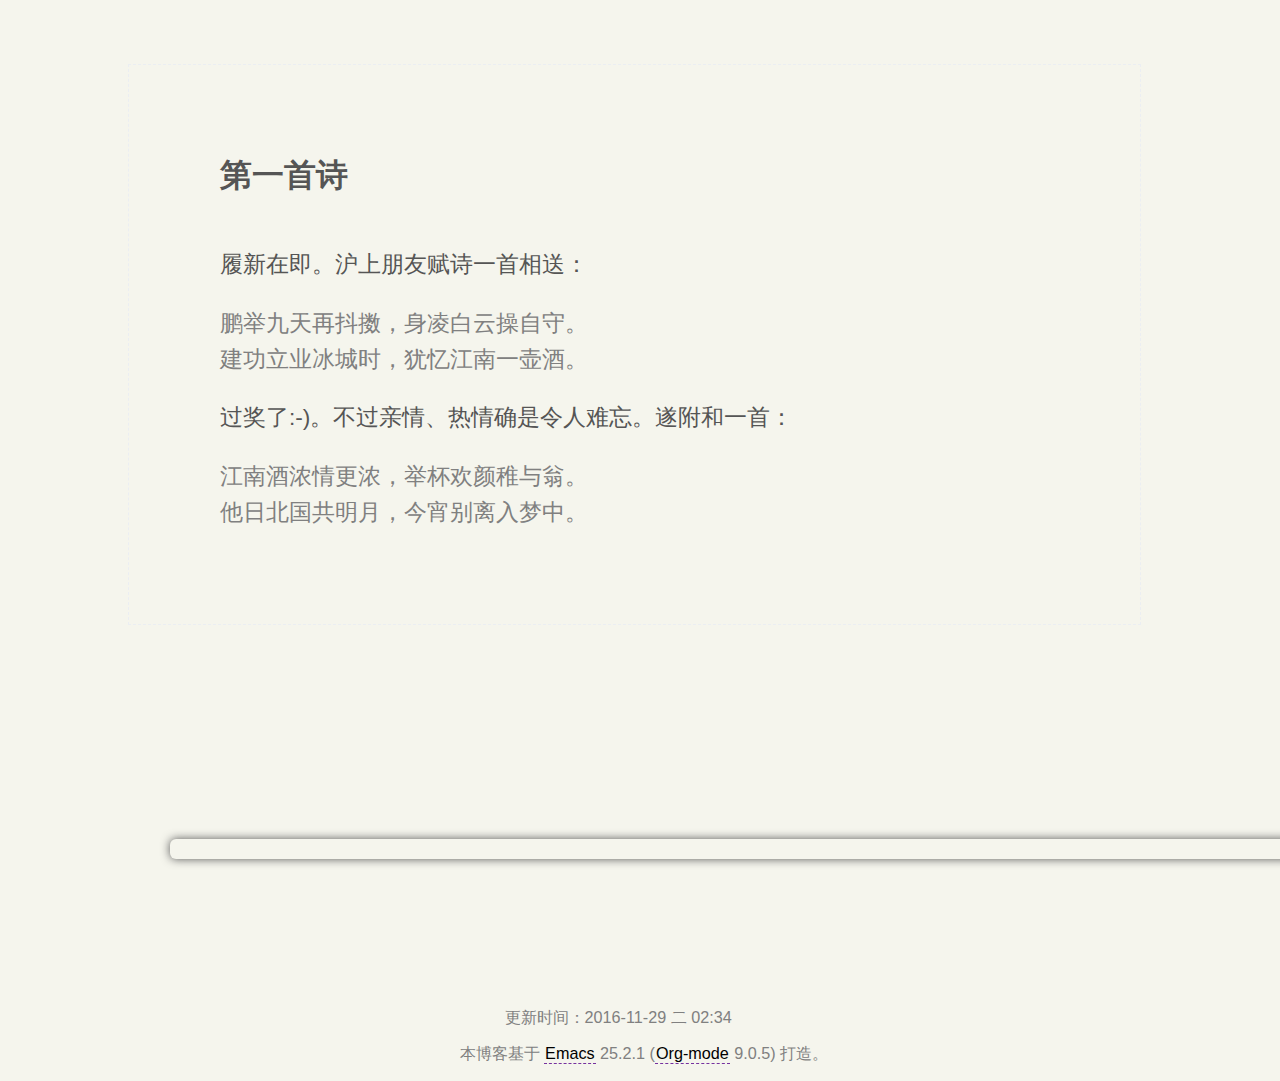
<file: 第一首诗.html>
<!doctype html>
<html lang="utf-8-auto">
<head>
<title>第一首诗</title>
<!-- 2017-07-18 二 00:34 -->
<meta charset="utf-8">
<meta name="viewport" content="width=device-width, initial-scale=1">
<meta name="generator" content="Org-mode">
<meta name="author" content="周权">
<link rel="stylesheet" type="text/css" href="css/worg.css" />
<style type="text/css">
/* org mode styles on top of twbs */

html {
    position: relative;
    min-height: 100%;
}

body {
    font-size: 18px;
    margin-bottom: 105px;
}

footer {
    position: absolute;
    bottom: 0;
    width: 100%;
    height: 101px;
    background-color: #f5f5f5;
}

footer > div {
    padding: 10px;
}

footer p {
    margin: 0 0 5px;
    text-align: center;
    font-size: 16px;
}

#table-of-contents {
    margin-top: 20px;
    margin-bottom: 20px;
}

blockquote p {
    font-size: 18px;
}

pre {
    font-size: 16px;
}

.footpara {
    display: inline-block;
}

figcaption {
  font-size: 16px;
  color: #666;
  font-style: italic;
  padding-bottom: 15px;
}

/* from twbs docs */

.bs-docs-sidebar.affix {
    position: static;
}
@media (min-width: 768px) {
    .bs-docs-sidebar {
        padding-left: 20px;
    }
}

/* All levels of nav */
.bs-docs-sidebar .nav > li > a {
    display: block;
    padding: 4px 20px;
    font-size: 14px;
    font-weight: 500;
    color: #999;
}
.bs-docs-sidebar .nav > li > a:hover,
.bs-docs-sidebar .nav > li > a:focus {
    padding-left: 19px;
    color: #A1283B;
    text-decoration: none;
    background-color: transparent;
    border-left: 1px solid #A1283B;
}
.bs-docs-sidebar .nav > .active > a,
.bs-docs-sidebar .nav > .active:hover > a,
.bs-docs-sidebar .nav > .active:focus > a {
    padding-left: 18px;
    font-weight: bold;
    color: #A1283B;
    background-color: transparent;
    border-left: 2px solid #A1283B;
}

/* Nav: second level (shown on .active) */
.bs-docs-sidebar .nav .nav {
    display: none; /* Hide by default, but at >768px, show it */
    padding-bottom: 10px;
}
.bs-docs-sidebar .nav .nav > li > a {
    padding-top: 1px;
    padding-bottom: 1px;
    padding-left: 30px;
    font-size: 12px;
    font-weight: normal;
}
.bs-docs-sidebar .nav .nav > li > a:hover,
.bs-docs-sidebar .nav .nav > li > a:focus {
    padding-left: 29px;
}
.bs-docs-sidebar .nav .nav > .active > a,
.bs-docs-sidebar .nav .nav > .active:hover > a,
.bs-docs-sidebar .nav .nav > .active:focus > a {
    padding-left: 28px;
    font-weight: 500;
}

/* Nav: third level (shown on .active) */
.bs-docs-sidebar .nav .nav .nav {
    padding-bottom: 10px;
}
.bs-docs-sidebar .nav .nav .nav > li > a {
    padding-top: 1px;
    padding-bottom: 1px;
    padding-left: 40px;
    font-size: 12px;
    font-weight: normal;
}
.bs-docs-sidebar .nav .nav .nav > li > a:hover,
.bs-docs-sidebar .nav .nav .nav > li > a:focus {
    padding-left: 39px;
}
.bs-docs-sidebar .nav .nav .nav > .active > a,
.bs-docs-sidebar .nav .nav .nav > .active:hover > a,
.bs-docs-sidebar .nav .nav .nav > .active:focus > a {
    padding-left: 38px;
    font-weight: 500;
}

/* Show and affix the side nav when space allows it */
@media (min-width: 992px) {
    .bs-docs-sidebar .nav > .active > ul {
        display: block;
    }
    /* Widen the fixed sidebar */
    .bs-docs-sidebar.affix,
    .bs-docs-sidebar.affix-bottom {
        width: 213px;
    }
    .bs-docs-sidebar.affix {
        position: fixed; /* Undo the static from mobile first approach */
        top: 20px;
    }
    .bs-docs-sidebar.affix-bottom {
        position: absolute; /* Undo the static from mobile first approach */
    }
    .bs-docs-sidebar.affix .bs-docs-sidenav,.bs-docs-sidebar.affix-bottom .bs-docs-sidenav {
        margin-top: 0;
        margin-bottom: 0
    }
}
@media (min-width: 1200px) {
    /* Widen the fixed sidebar again */
    .bs-docs-sidebar.affix-bottom,
    .bs-docs-sidebar.affix {
        width: 263px;
    }
}
</style>
<script type="text/javascript">
$(function() {
    'use strict';

    $('.bs-docs-sidebar li').first().addClass('active');

    $(document.body).scrollspy({target: '.bs-docs-sidebar'});

    $('.bs-docs-sidebar').affix();
});
</script>
</head>
<body>
<div id="content" class="container">
<div class="row"><div class="col-md-9"><h1 class="title">第一首诗</h1>
<p>
履新在即。沪上朋友赋诗一首相送：
</p>
<p class="verse">
鹏举九天再抖擞，身凌白云操自守。<br >
建功立业冰城时，犹忆江南一壶酒。<br >
</p>

<p>
过奖了:-)。不过亲情、热情确是令人难忘。遂附和一首：
</p>
<p class="verse">
江南酒浓情更浓，举杯欢颜稚与翁。<br >
他日北国共明月，今宵别离入梦中。<br >
</p>
</div><div class="col-md-3"></div></div></div>
<footer id="postamble" class="">


<!-- UY BEGIN -->
<div id="uyan_frame"></div>
<script type="text/javascript" src="http://v2.uyan.cc/code/uyan.js?uid=2120452"></script>
<!-- UY END -->


   <div id = "baidu_tongji">
   <script>
var _hmt = _hmt || [];
(function() {
  var hm = document.createElement("script");
  hm.src = "//hm.baidu.com/hm.js?4a01ad9c7f0b2821093f8db022570698";
  var s = document.getElementsByTagName("script")[0];
  s.parentNode.insertBefore(hm, s);
})();
</script>

   </div>

   <div class='footer'>
    &nbsp;&nbsp;&nbsp;&nbsp;&nbsp;&nbsp;&nbsp;&nbsp;&nbsp;&nbsp;更新时间：2016-11-29 二 02:34 <br>
   本博客基于 <a href="http://www.gnu.org/software/emacs/">Emacs</a> 25.2.1 (<a href="http://orgmode.org">Org-mode</a> 9.0.5) 打造。
   </div>
</footer>
</body>
</html>
</file>
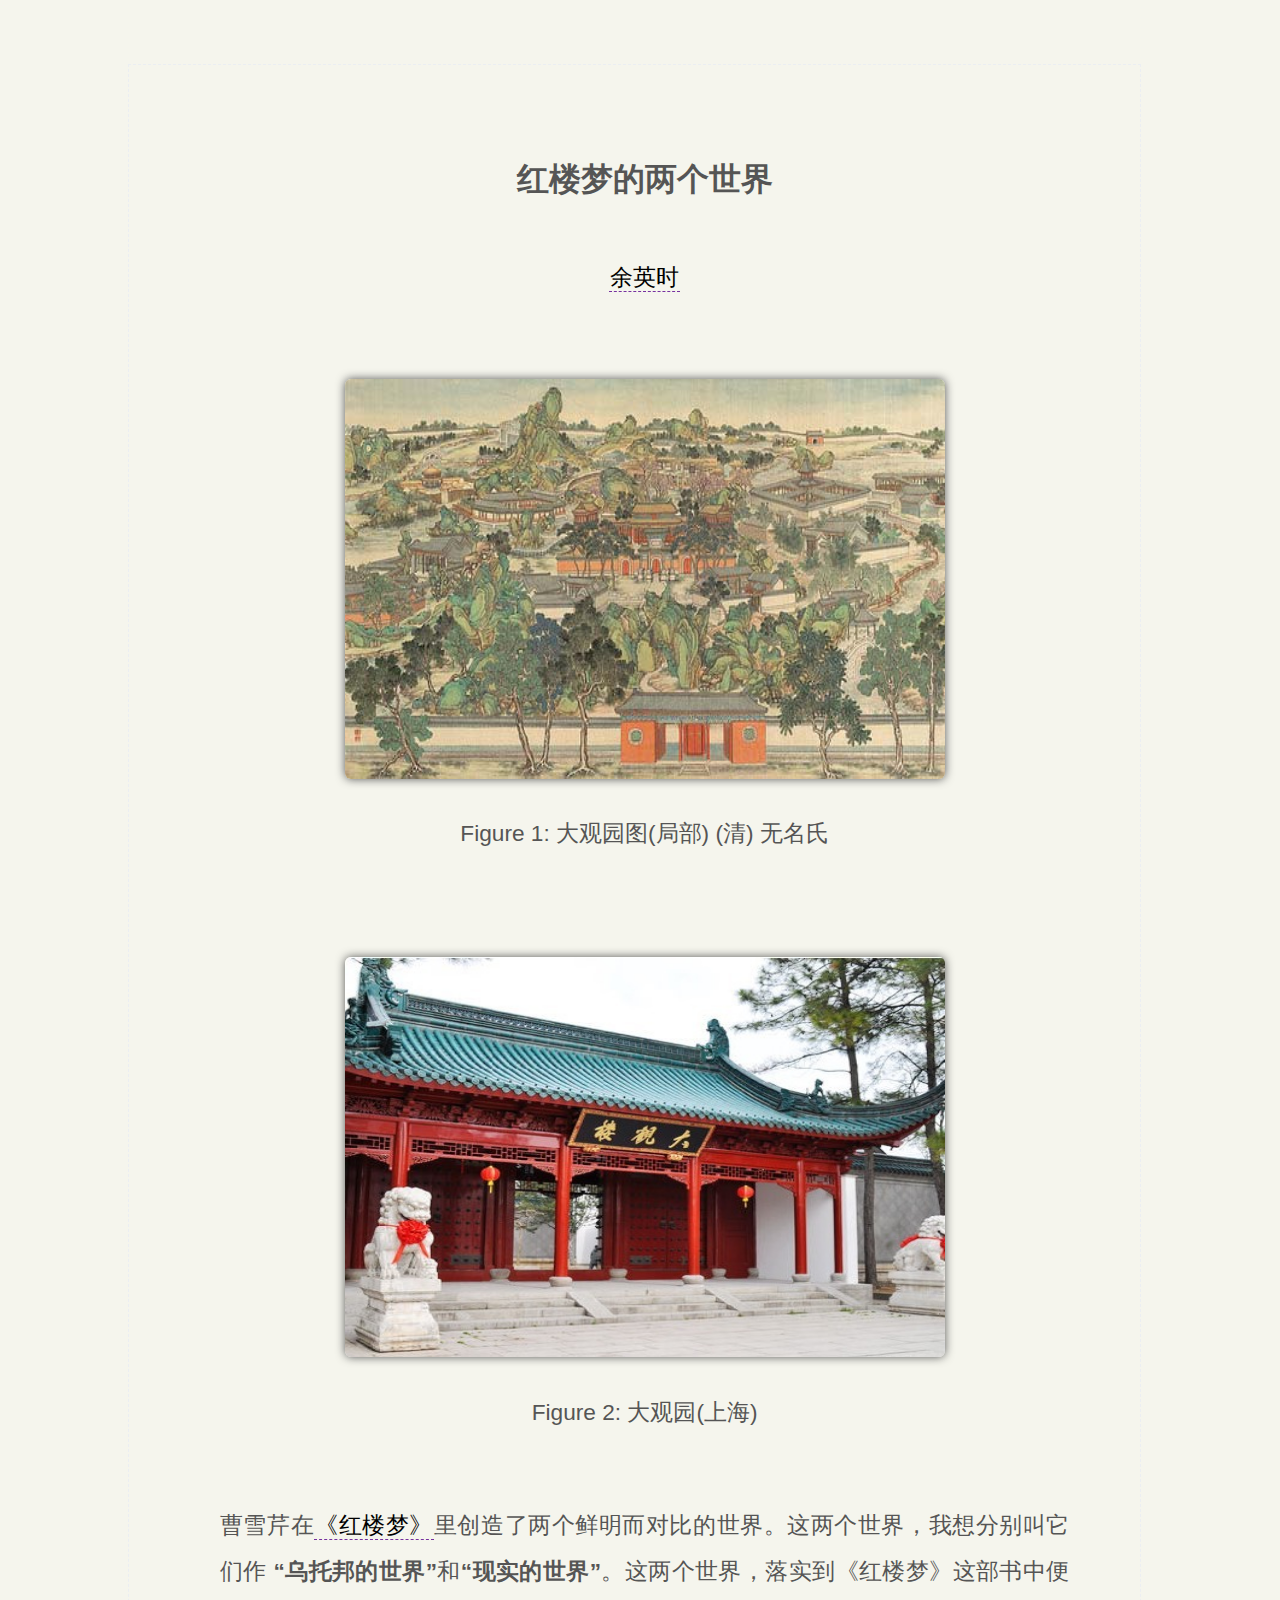
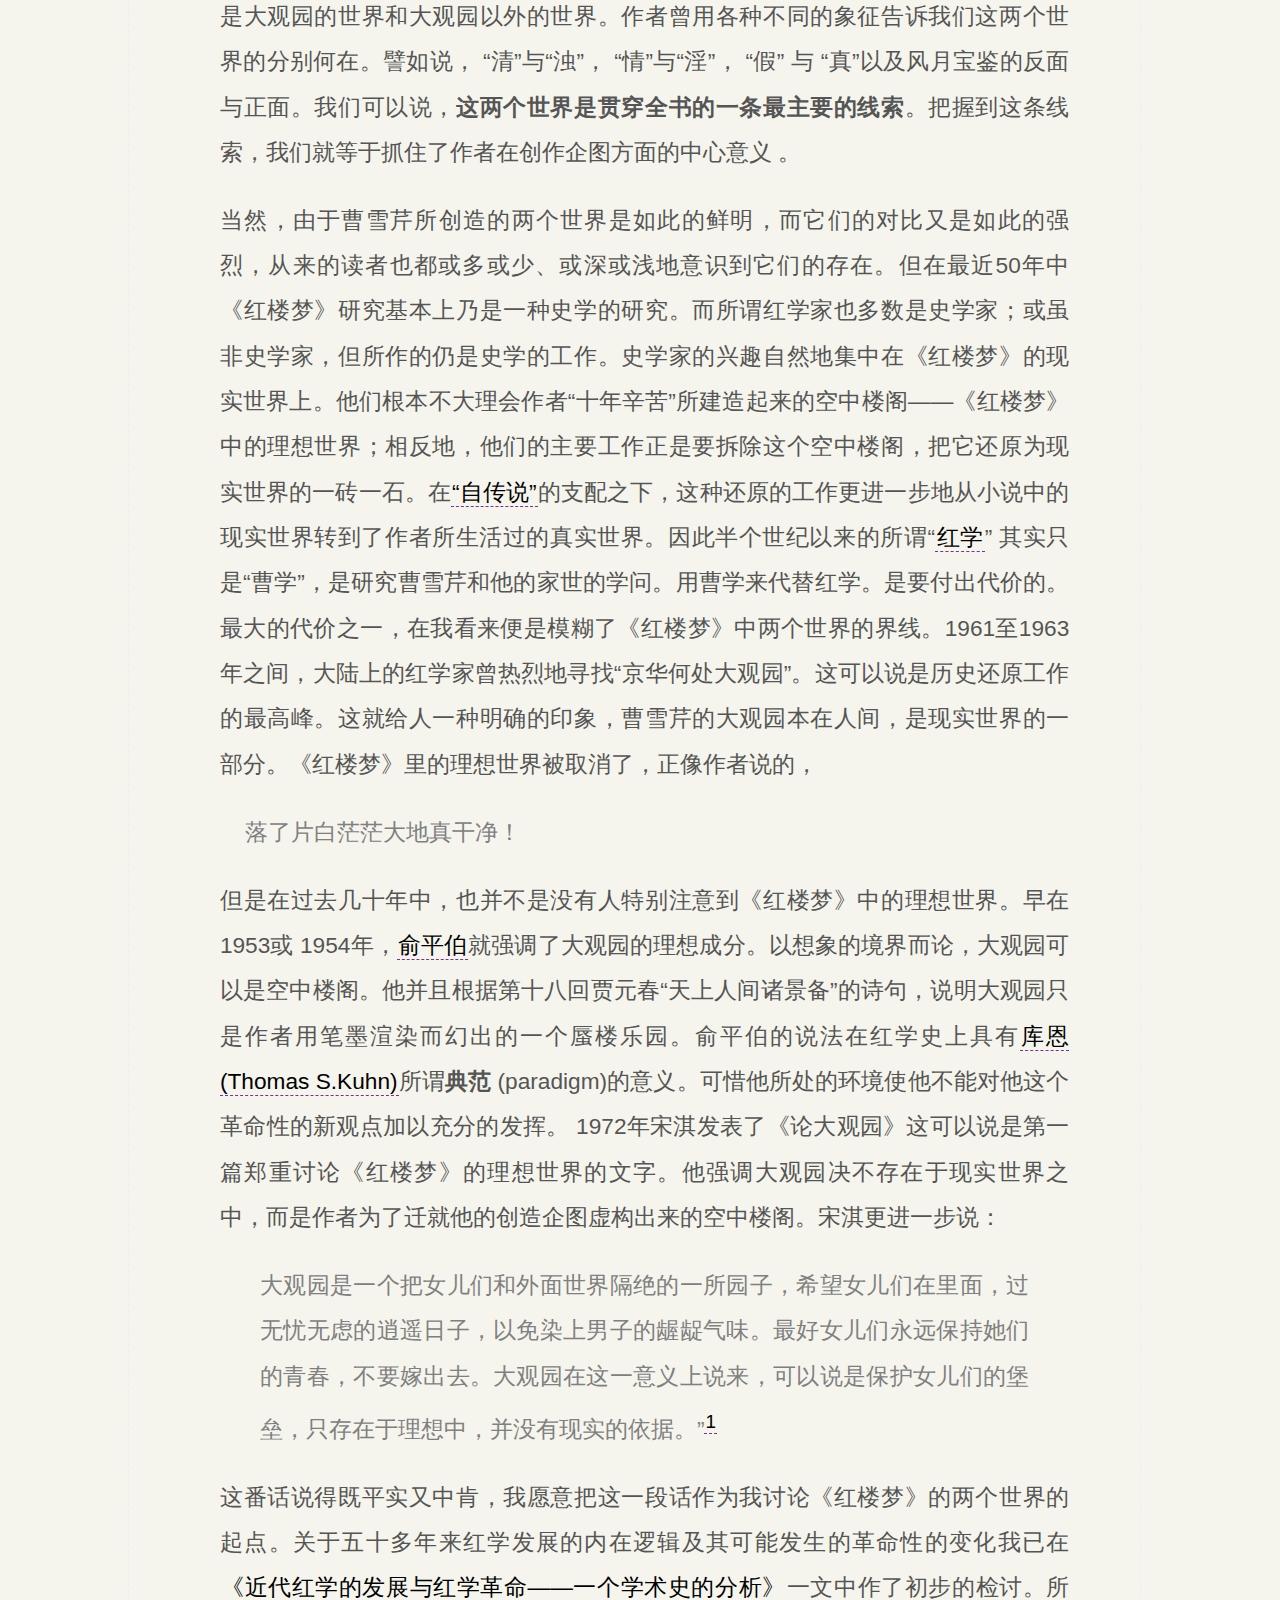
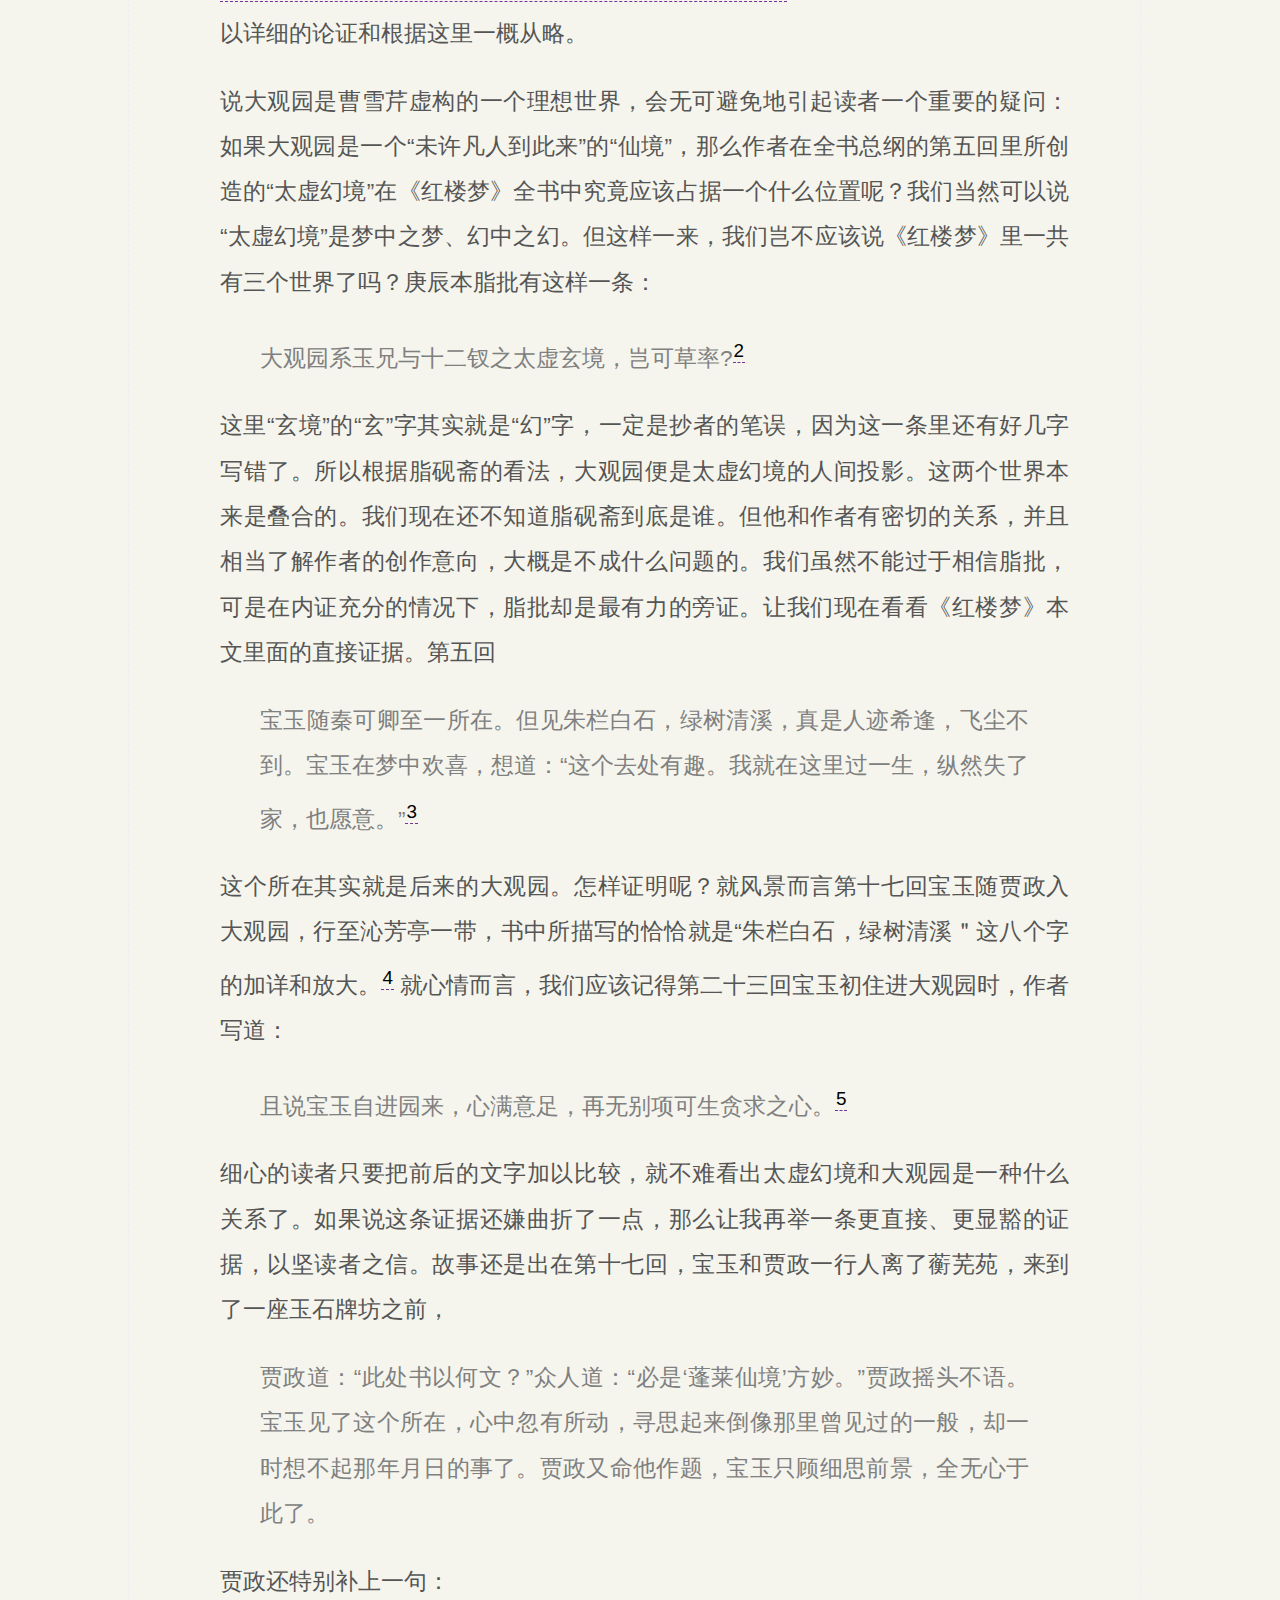
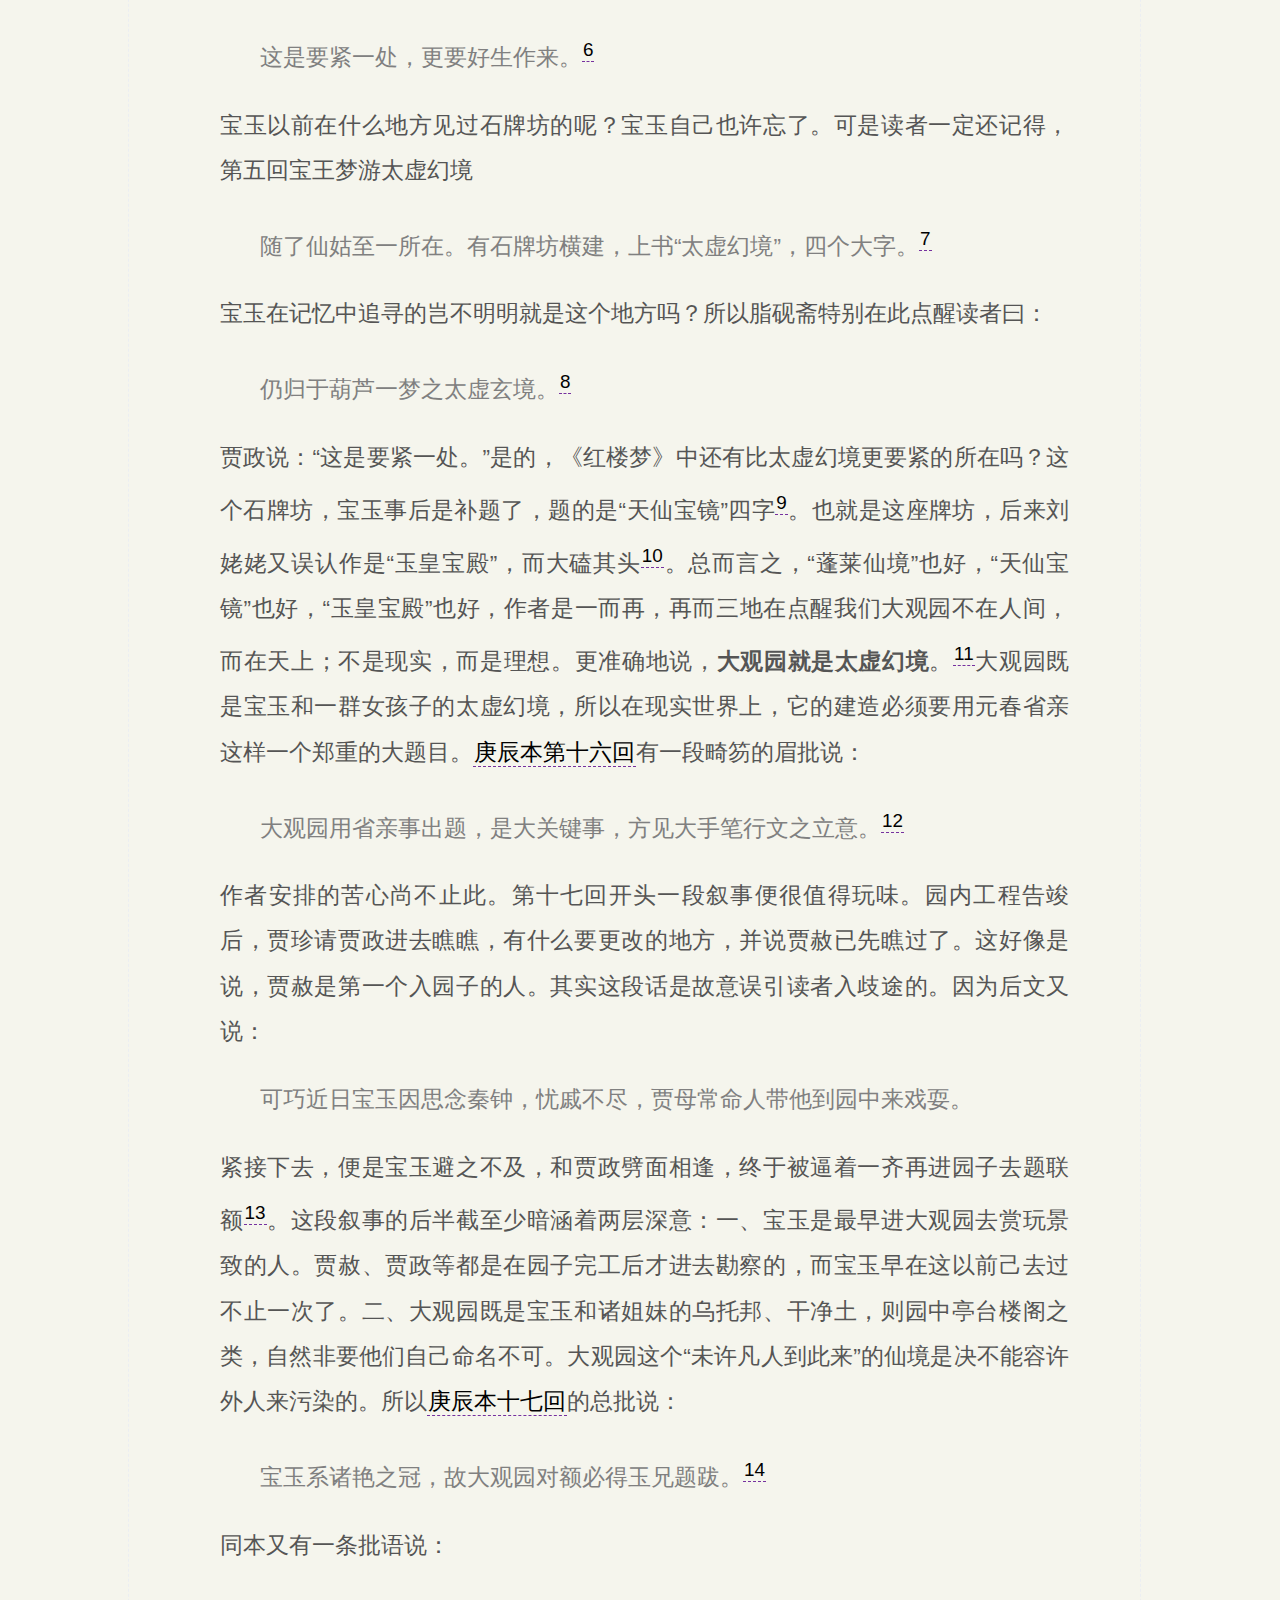
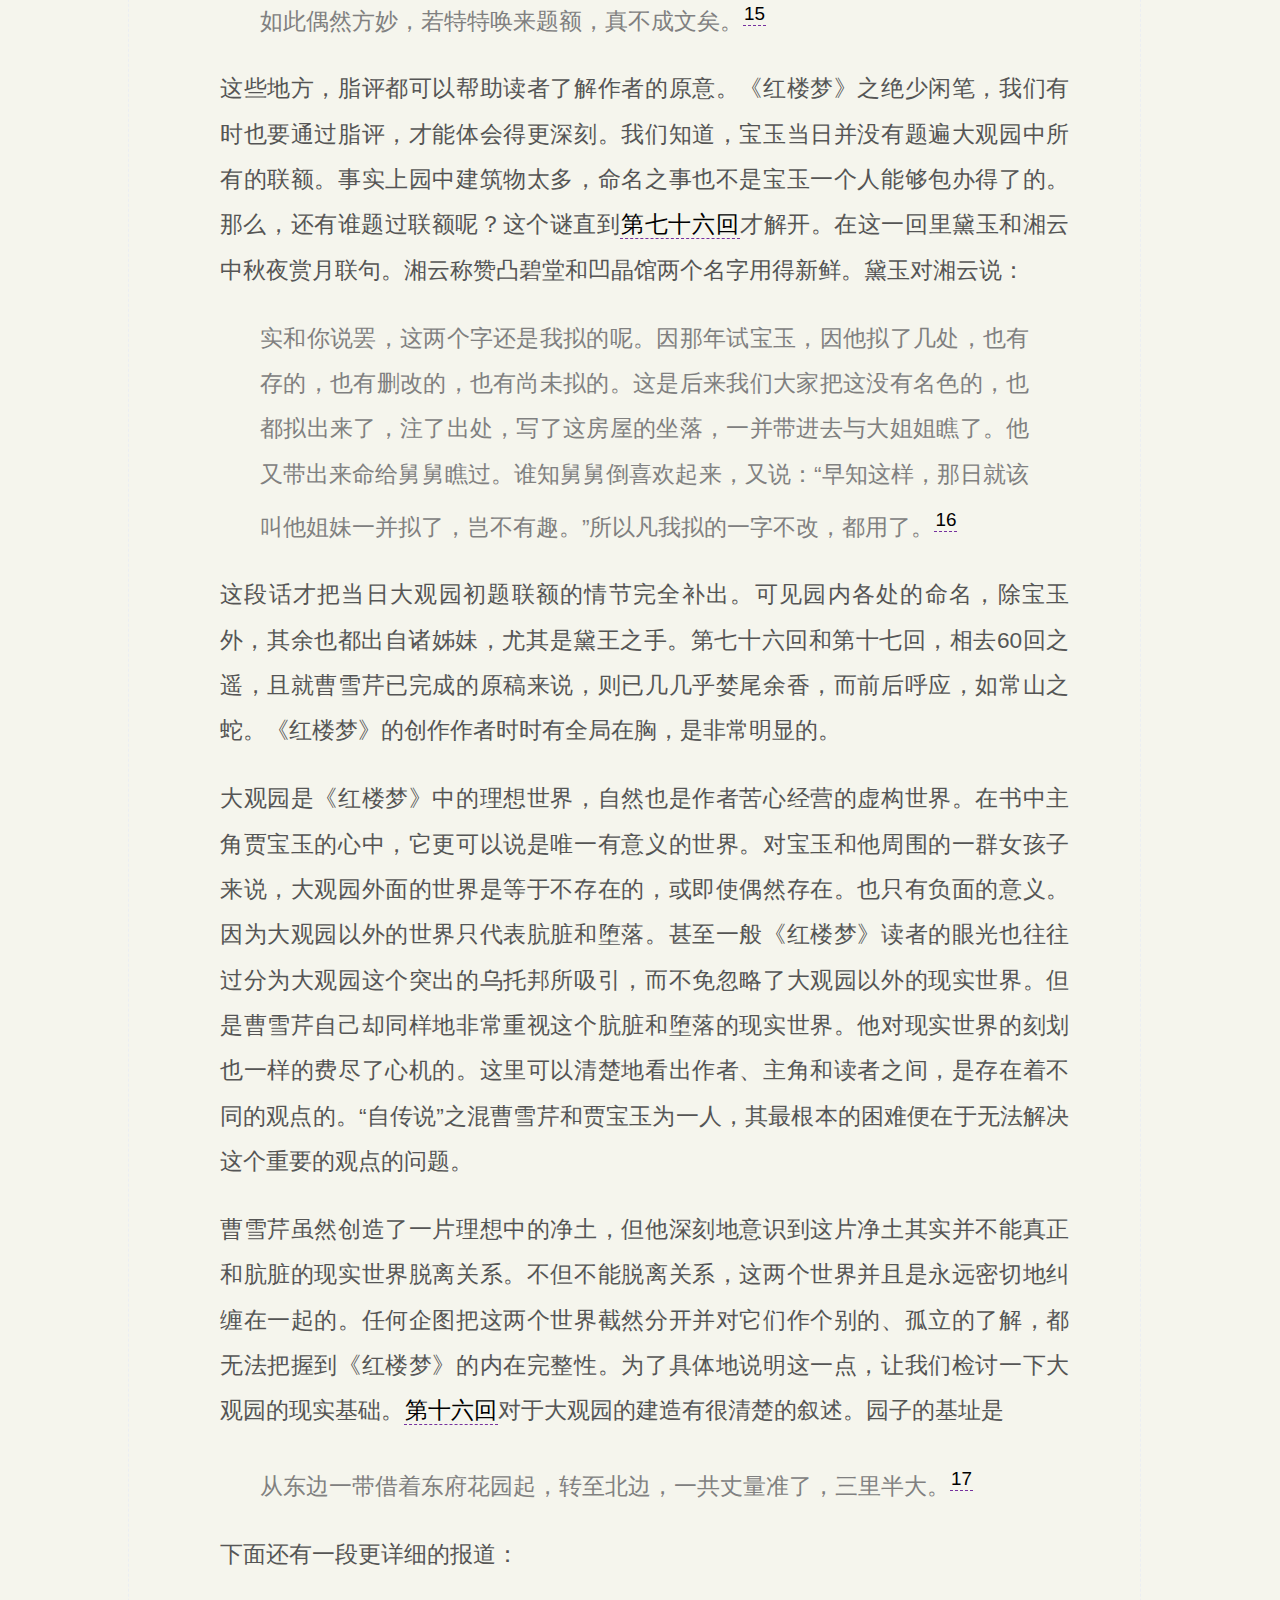
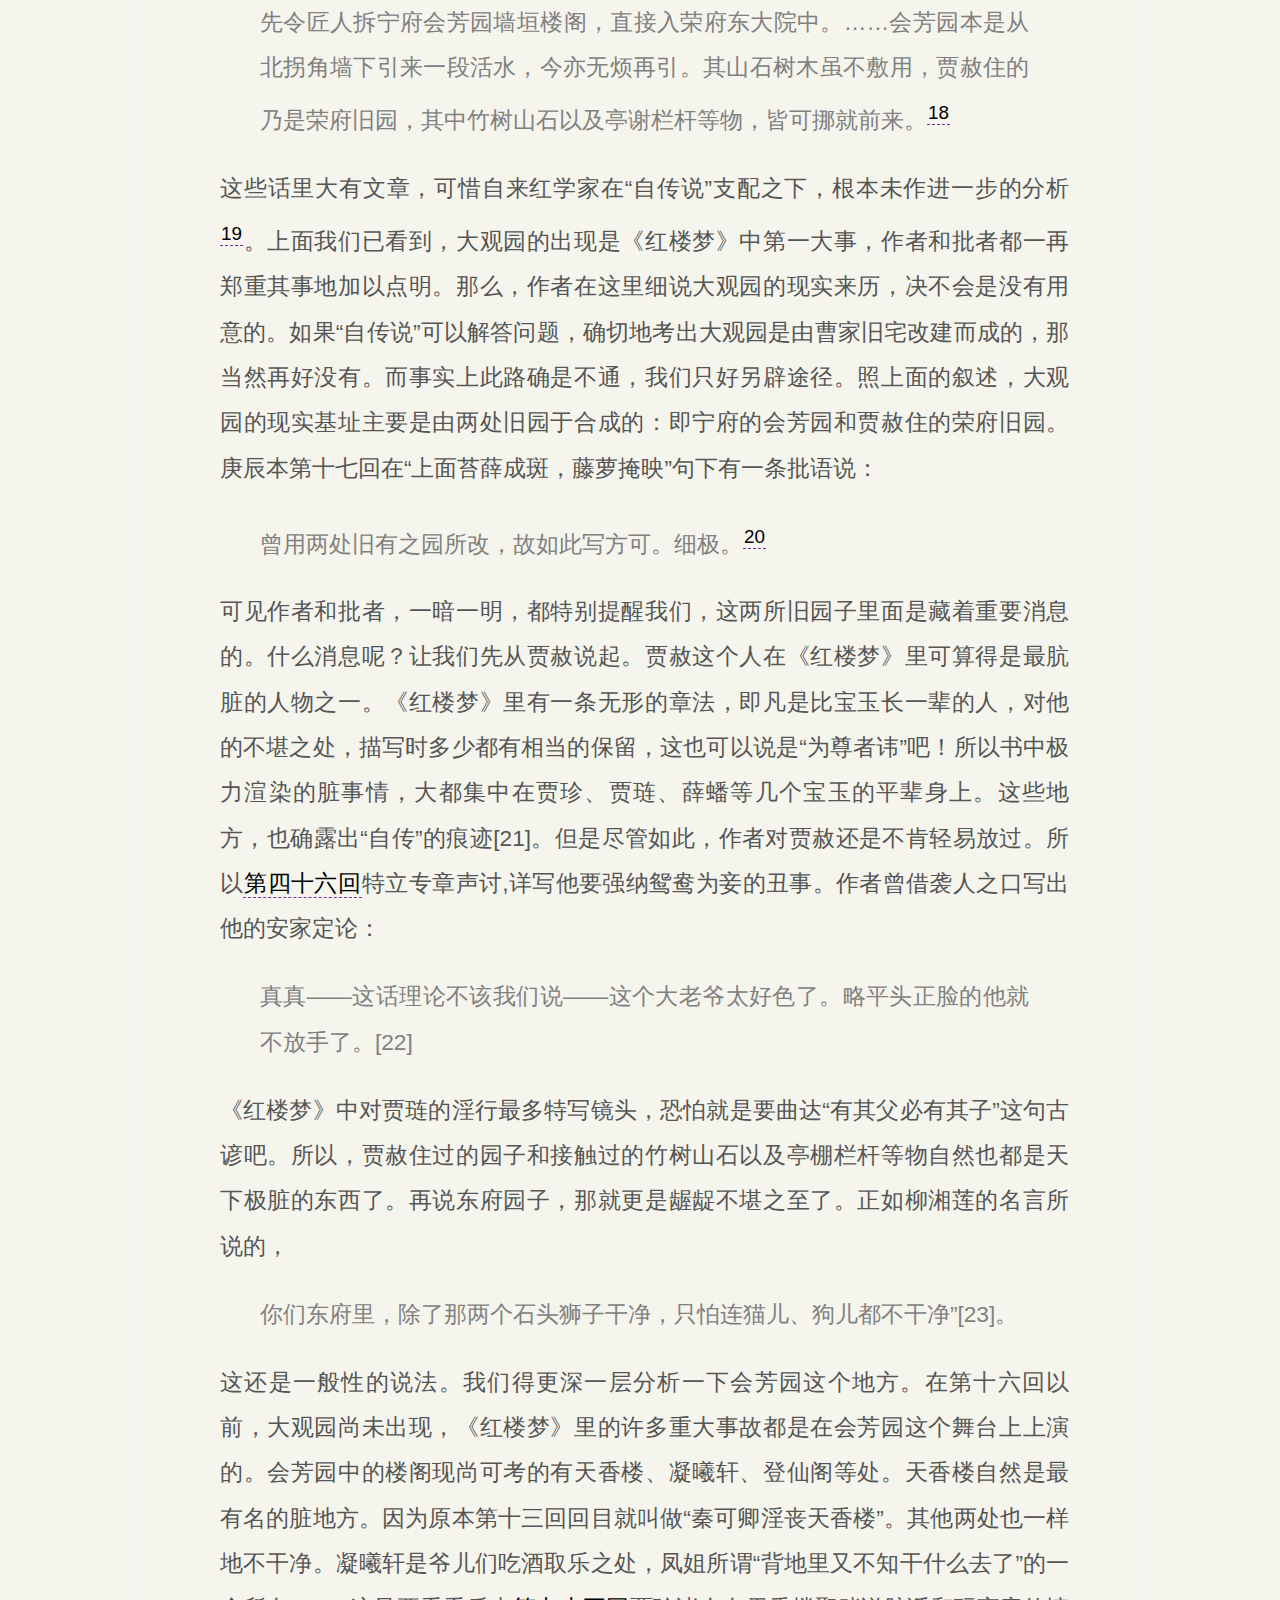
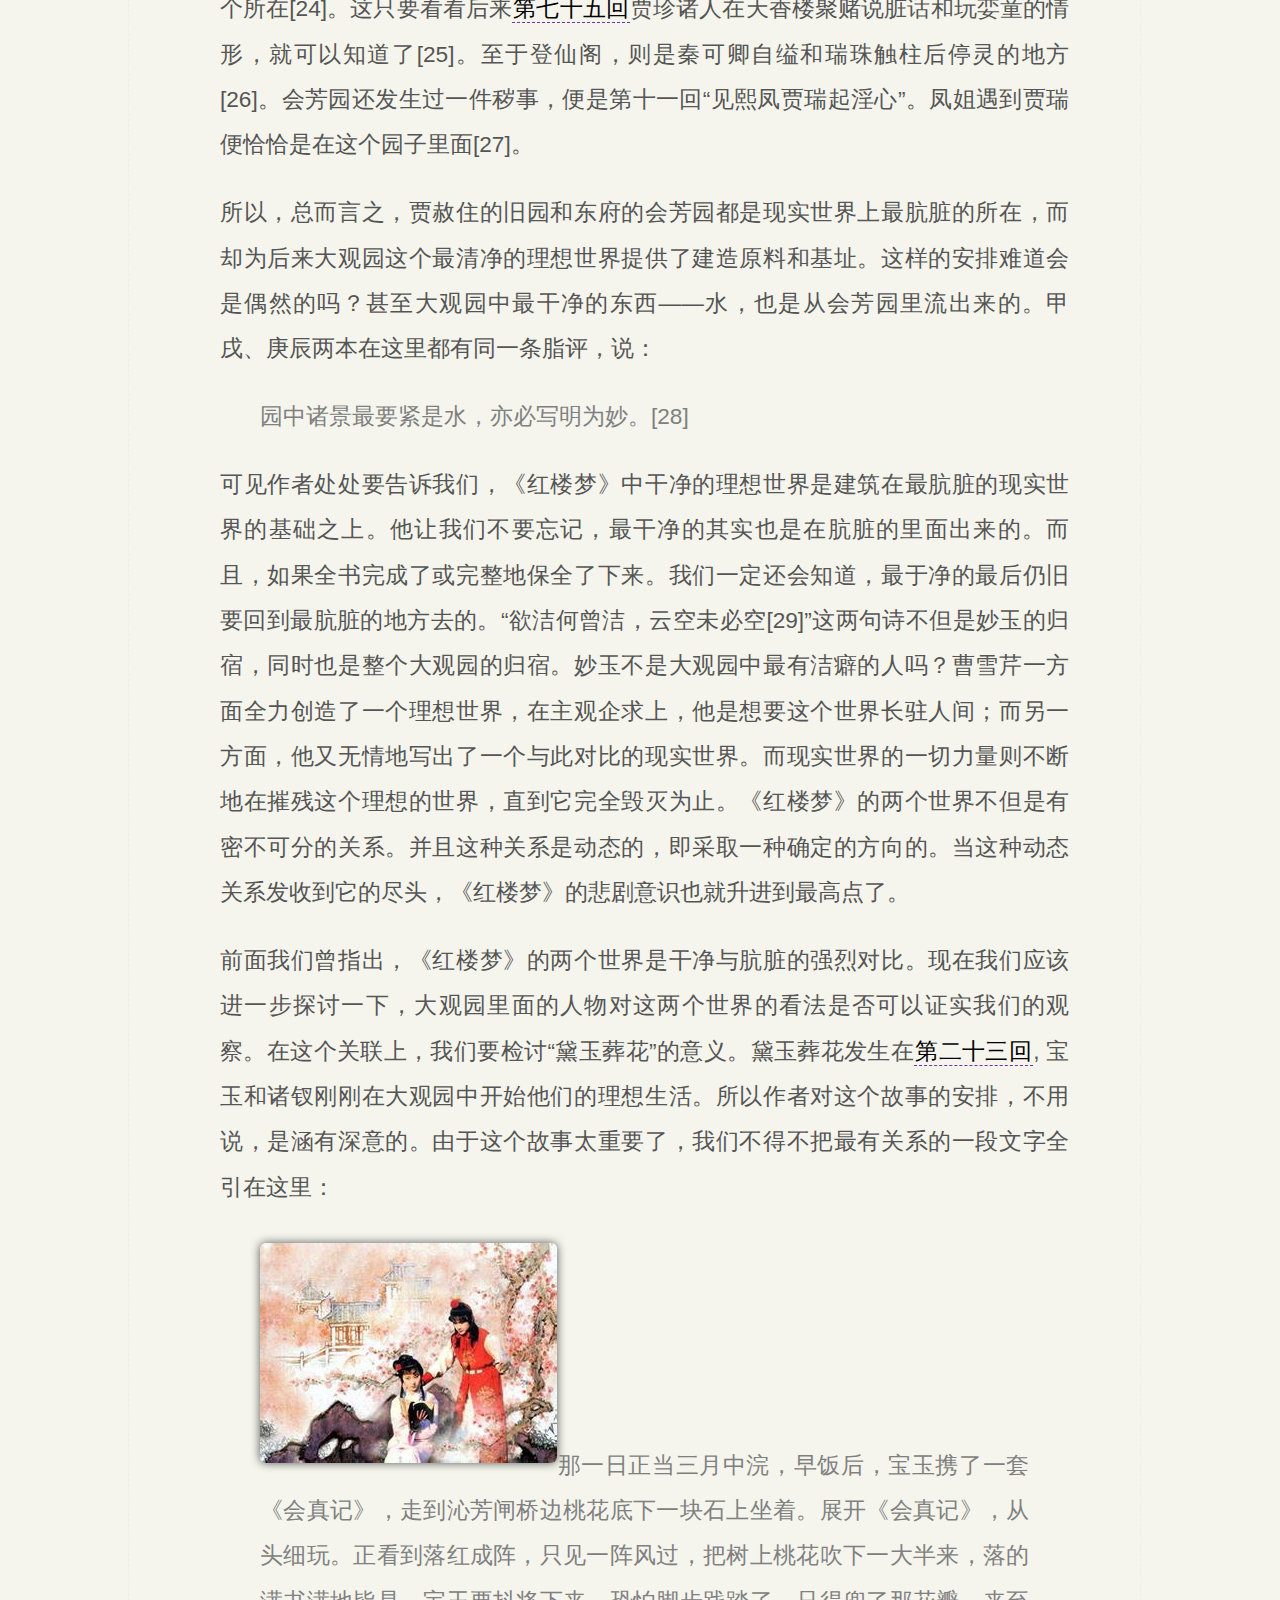
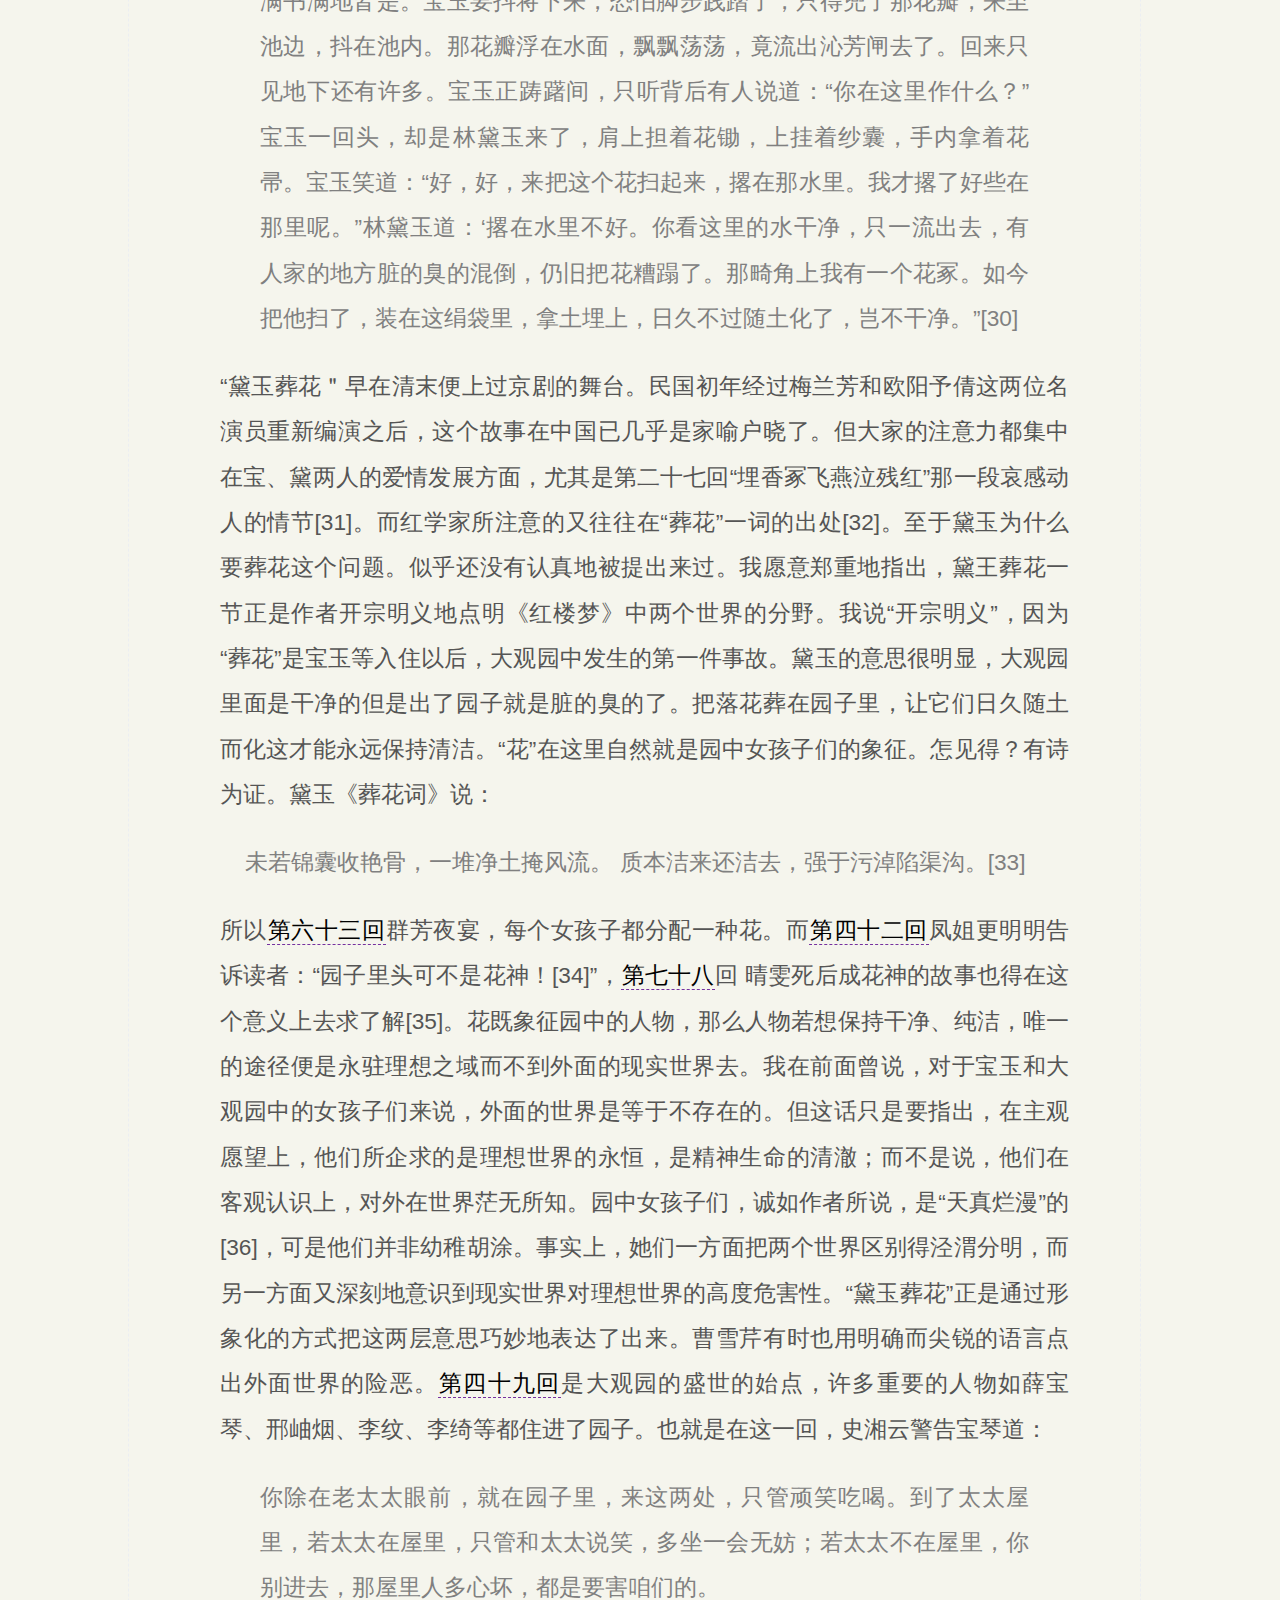
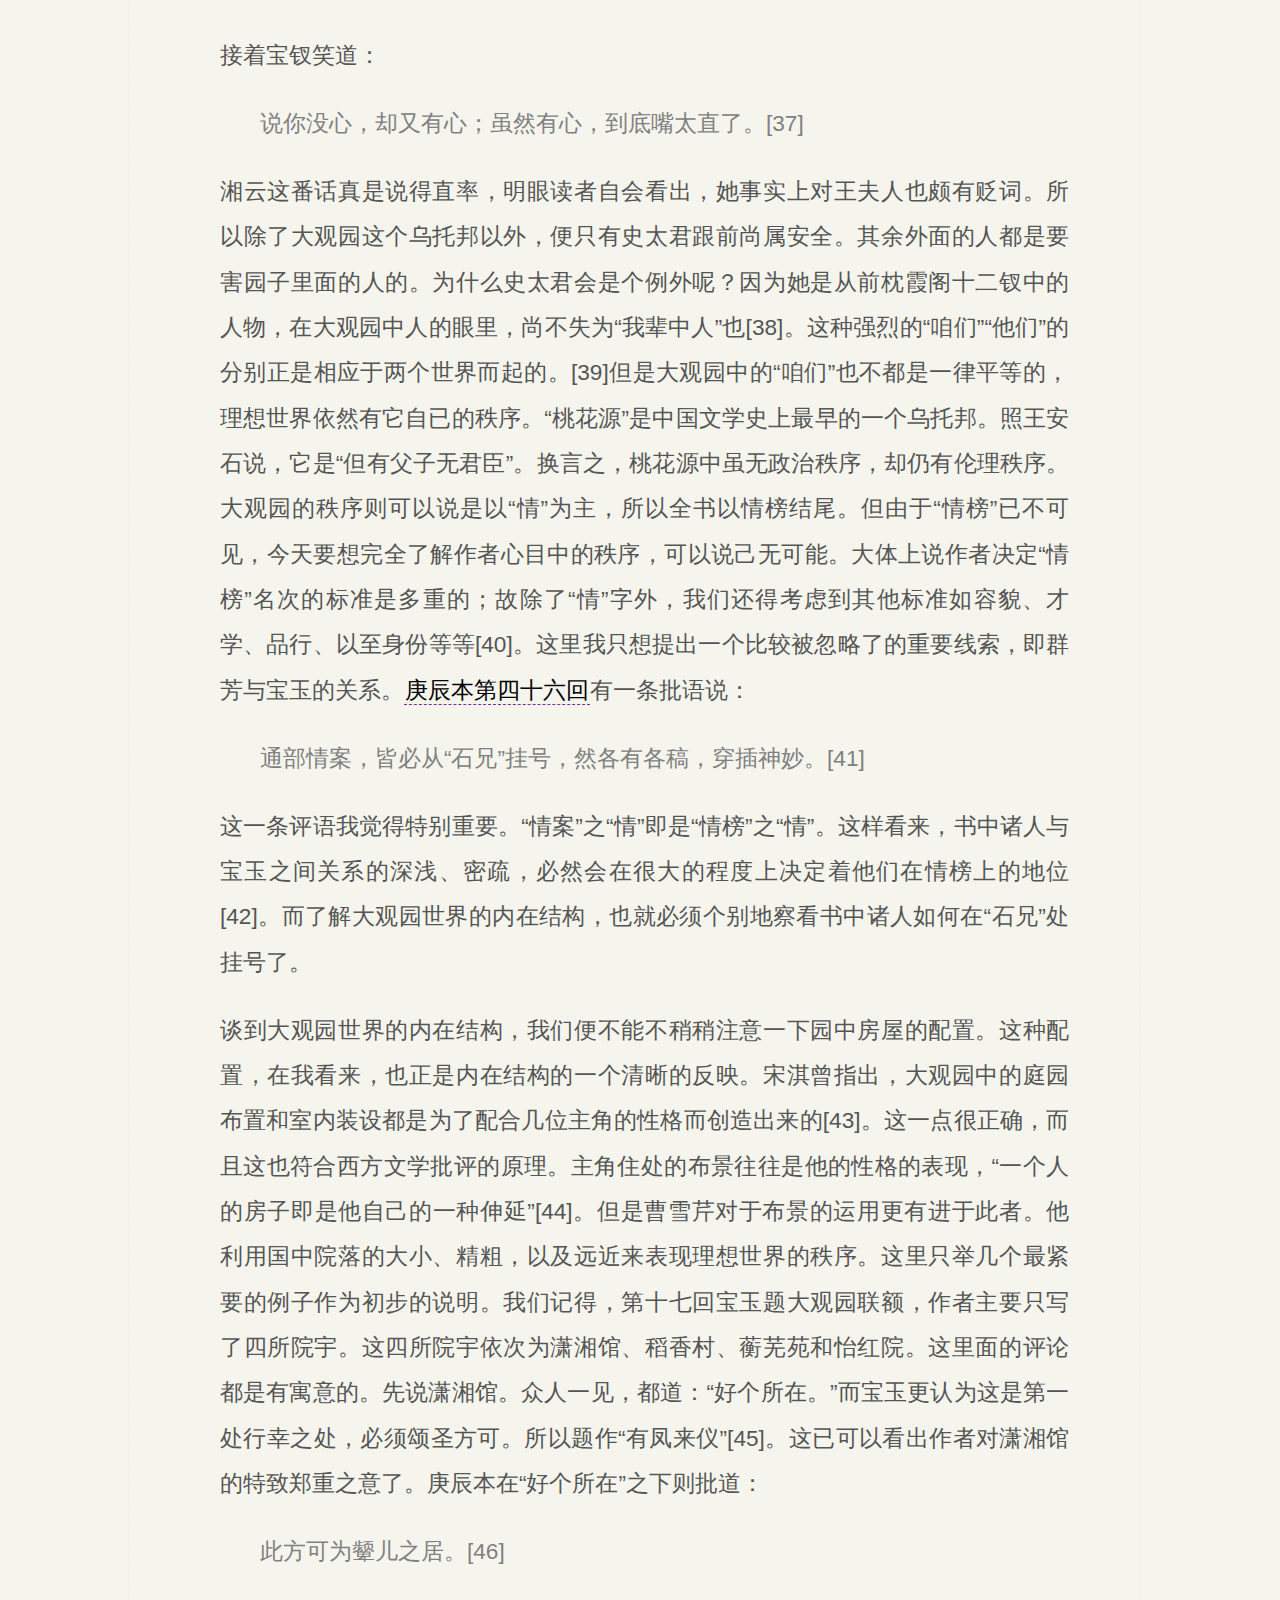
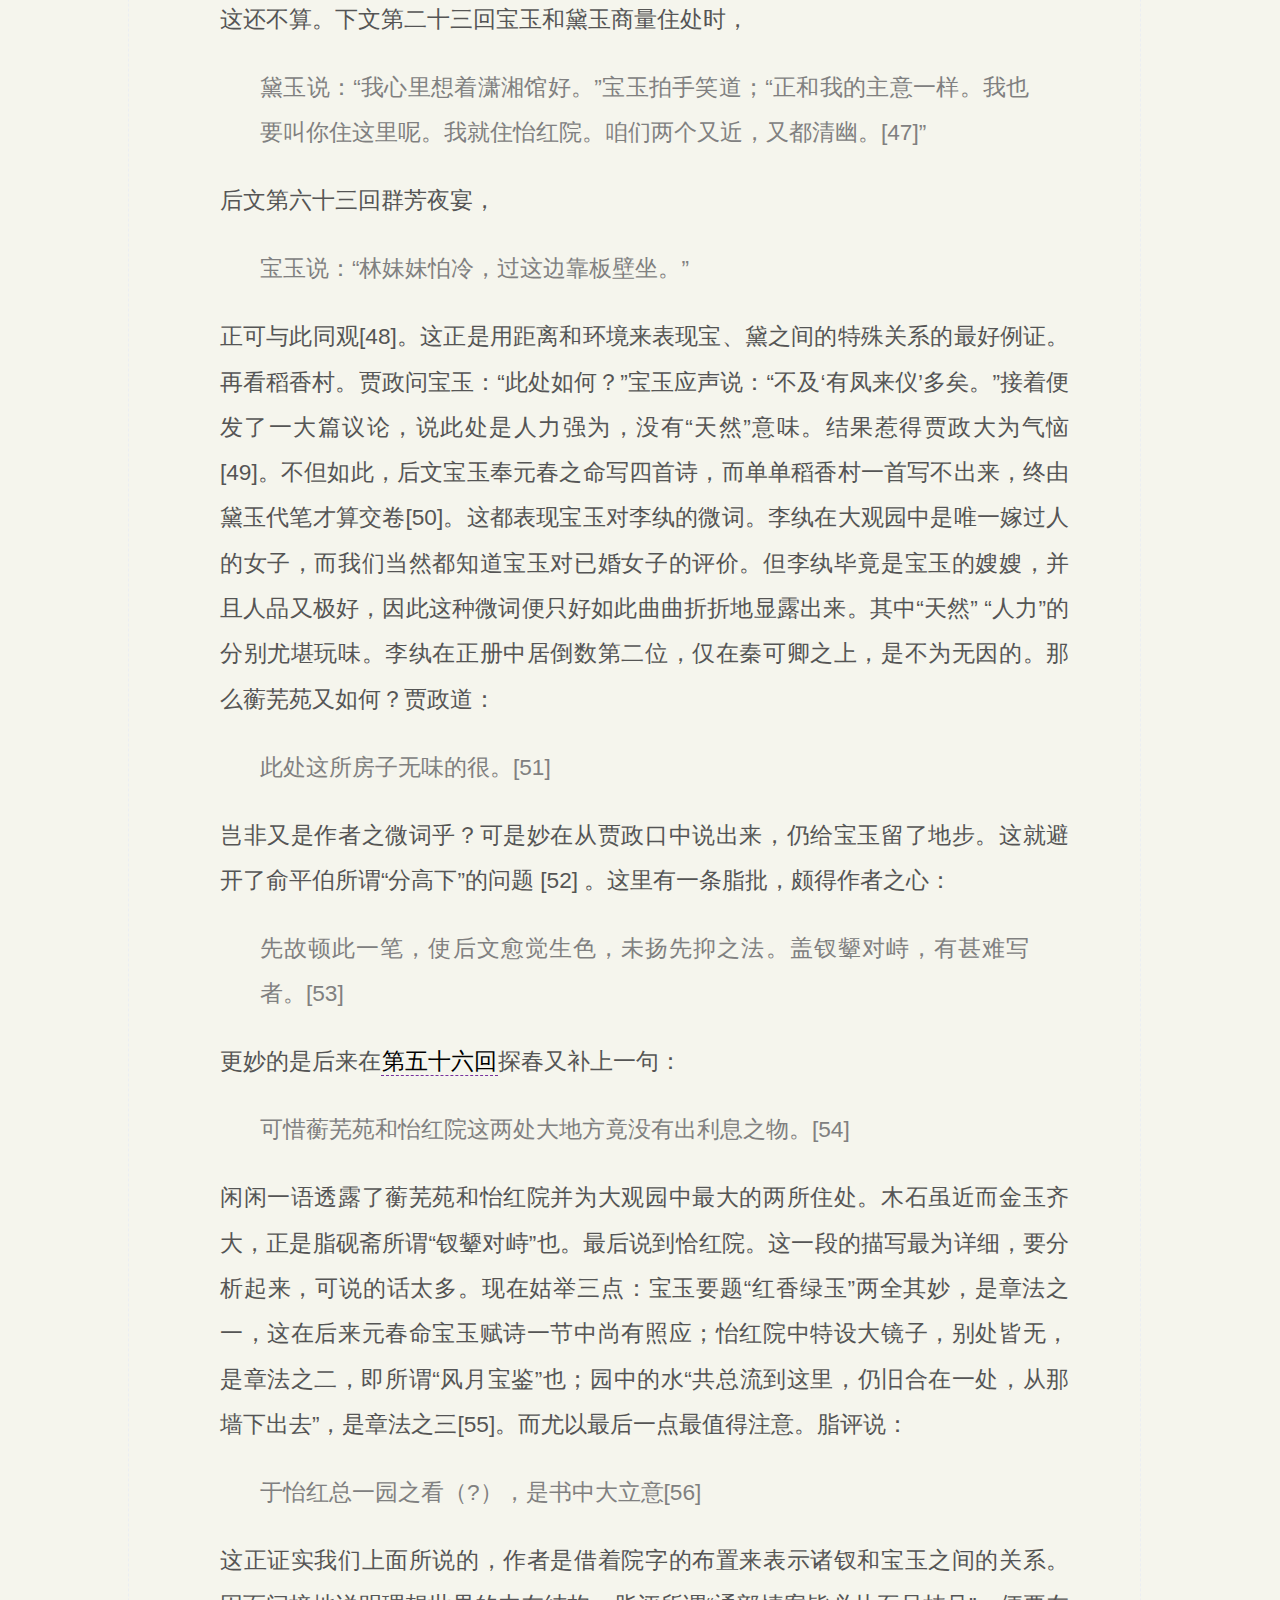
<file: 红楼梦的两个世界.html>
<?xml version="1.0" encoding="utf-8"?>
<!DOCTYPE html PUBLIC "-//W3C//DTD XHTML 1.0 Strict//EN"
"http://www.w3.org/TR/xhtml1/DTD/xhtml1-strict.dtd">
<html xmlns="http://www.w3.org/1999/xhtml" lang="utf-8-auto" xml:lang="utf-8-auto">
<head>
<!-- 2017-07-18 二 00:57 -->
<meta http-equiv="Content-Type" content="text/html;charset=utf-8" />
<meta name="viewport" content="width=device-width, initial-scale=1" />
<title>红楼梦的两个世界</title>
<meta name="generator" content="Org mode" />
<meta name="author" content="余英时" />
<meta name="description" content="红楼梦的两个世界，余英时关于红学研究的作品。"
 />
<meta name="keywords" content="红楼梦 大观园 余英时 红学" />
<style type="text/css">
 <!--/*--><![CDATA[/*><!--*/
  .title  { text-align: center;
             margin-bottom: .2em; }
  .subtitle { text-align: center;
              font-size: medium;
              font-weight: bold;
              margin-top:0; }
  .todo   { font-family: monospace; color: red; }
  .done   { font-family: monospace; color: green; }
  .priority { font-family: monospace; color: orange; }
  .tag    { background-color: #eee; font-family: monospace;
            padding: 2px; font-size: 80%; font-weight: normal; }
  .timestamp { color: #bebebe; }
  .timestamp-kwd { color: #5f9ea0; }
  .org-right  { margin-left: auto; margin-right: 0px;  text-align: right; }
  .org-left   { margin-left: 0px;  margin-right: auto; text-align: left; }
  .org-center { margin-left: auto; margin-right: auto; text-align: center; }
  .underline { text-decoration: underline; }
  #postamble p, #preamble p { font-size: 90%; margin: .2em; }
  p.verse { margin-left: 3%; }
  pre {
    border: 1px solid #ccc;
    box-shadow: 3px 3px 3px #eee;
    padding: 8pt;
    font-family: monospace;
    overflow: auto;
    margin: 1.2em;
  }
  pre.src {
    position: relative;
    overflow: visible;
    padding-top: 1.2em;
  }
  pre.src:before {
    display: none;
    position: absolute;
    background-color: white;
    top: -10px;
    right: 10px;
    padding: 3px;
    border: 1px solid black;
  }
  pre.src:hover:before { display: inline;}
  /* Languages per Org manual */
  pre.src-asymptote:before { content: 'Asymptote'; }
  pre.src-awk:before { content: 'Awk'; }
  pre.src-C:before { content: 'C'; }
  /* pre.src-C++ doesn't work in CSS */
  pre.src-clojure:before { content: 'Clojure'; }
  pre.src-css:before { content: 'CSS'; }
  pre.src-D:before { content: 'D'; }
  pre.src-ditaa:before { content: 'ditaa'; }
  pre.src-dot:before { content: 'Graphviz'; }
  pre.src-calc:before { content: 'Emacs Calc'; }
  pre.src-emacs-lisp:before { content: 'Emacs Lisp'; }
  pre.src-fortran:before { content: 'Fortran'; }
  pre.src-gnuplot:before { content: 'gnuplot'; }
  pre.src-haskell:before { content: 'Haskell'; }
  pre.src-java:before { content: 'Java'; }
  pre.src-js:before { content: 'Javascript'; }
  pre.src-latex:before { content: 'LaTeX'; }
  pre.src-ledger:before { content: 'Ledger'; }
  pre.src-lisp:before { content: 'Lisp'; }
  pre.src-lilypond:before { content: 'Lilypond'; }
  pre.src-lua:before { content: 'Lua'; }
  pre.src-matlab:before { content: 'MATLAB'; }
  pre.src-mscgen:before { content: 'Mscgen'; }
  pre.src-ocaml:before { content: 'Objective Caml'; }
  pre.src-octave:before { content: 'Octave'; }
  pre.src-org:before { content: 'Org mode'; }
  pre.src-oz:before { content: 'OZ'; }
  pre.src-plantuml:before { content: 'Plantuml'; }
  pre.src-processing:before { content: 'Processing.js'; }
  pre.src-python:before { content: 'Python'; }
  pre.src-R:before { content: 'R'; }
  pre.src-ruby:before { content: 'Ruby'; }
  pre.src-sass:before { content: 'Sass'; }
  pre.src-scheme:before { content: 'Scheme'; }
  pre.src-screen:before { content: 'Gnu Screen'; }
  pre.src-sed:before { content: 'Sed'; }
  pre.src-sh:before { content: 'shell'; }
  pre.src-sql:before { content: 'SQL'; }
  pre.src-sqlite:before { content: 'SQLite'; }
  /* additional languages in org.el's org-babel-load-languages alist */
  pre.src-forth:before { content: 'Forth'; }
  pre.src-io:before { content: 'IO'; }
  pre.src-J:before { content: 'J'; }
  pre.src-makefile:before { content: 'Makefile'; }
  pre.src-maxima:before { content: 'Maxima'; }
  pre.src-perl:before { content: 'Perl'; }
  pre.src-picolisp:before { content: 'Pico Lisp'; }
  pre.src-scala:before { content: 'Scala'; }
  pre.src-shell:before { content: 'Shell Script'; }
  pre.src-ebnf2ps:before { content: 'ebfn2ps'; }
  /* additional language identifiers per "defun org-babel-execute"
       in ob-*.el */
  pre.src-cpp:before  { content: 'C++'; }
  pre.src-abc:before  { content: 'ABC'; }
  pre.src-coq:before  { content: 'Coq'; }
  pre.src-groovy:before  { content: 'Groovy'; }
  /* additional language identifiers from org-babel-shell-names in
     ob-shell.el: ob-shell is the only babel language using a lambda to put
     the execution function name together. */
  pre.src-bash:before  { content: 'bash'; }
  pre.src-csh:before  { content: 'csh'; }
  pre.src-ash:before  { content: 'ash'; }
  pre.src-dash:before  { content: 'dash'; }
  pre.src-ksh:before  { content: 'ksh'; }
  pre.src-mksh:before  { content: 'mksh'; }
  pre.src-posh:before  { content: 'posh'; }
  /* Additional Emacs modes also supported by the LaTeX listings package */
  pre.src-ada:before { content: 'Ada'; }
  pre.src-asm:before { content: 'Assembler'; }
  pre.src-caml:before { content: 'Caml'; }
  pre.src-delphi:before { content: 'Delphi'; }
  pre.src-html:before { content: 'HTML'; }
  pre.src-idl:before { content: 'IDL'; }
  pre.src-mercury:before { content: 'Mercury'; }
  pre.src-metapost:before { content: 'MetaPost'; }
  pre.src-modula-2:before { content: 'Modula-2'; }
  pre.src-pascal:before { content: 'Pascal'; }
  pre.src-ps:before { content: 'PostScript'; }
  pre.src-prolog:before { content: 'Prolog'; }
  pre.src-simula:before { content: 'Simula'; }
  pre.src-tcl:before { content: 'tcl'; }
  pre.src-tex:before { content: 'TeX'; }
  pre.src-plain-tex:before { content: 'Plain TeX'; }
  pre.src-verilog:before { content: 'Verilog'; }
  pre.src-vhdl:before { content: 'VHDL'; }
  pre.src-xml:before { content: 'XML'; }
  pre.src-nxml:before { content: 'XML'; }
  /* add a generic configuration mode; LaTeX export needs an additional
     (add-to-list 'org-latex-listings-langs '(conf " ")) in .emacs */
  pre.src-conf:before { content: 'Configuration File'; }

  table { border-collapse:collapse; }
  caption.t-above { caption-side: top; }
  caption.t-bottom { caption-side: bottom; }
  td, th { vertical-align:top;  }
  th.org-right  { text-align: center;  }
  th.org-left   { text-align: center;   }
  th.org-center { text-align: center; }
  td.org-right  { text-align: right;  }
  td.org-left   { text-align: left;   }
  td.org-center { text-align: center; }
  dt { font-weight: bold; }
  .footpara { display: inline; }
  .footdef  { margin-bottom: 1em; }
  .figure { padding: 1em; }
  .figure p { text-align: center; }
  .inlinetask {
    padding: 10px;
    border: 2px solid gray;
    margin: 10px;
    background: #ffffcc;
  }
  #org-div-home-and-up
   { text-align: right; font-size: 70%; white-space: nowrap; }
  textarea { overflow-x: auto; }
  .linenr { font-size: smaller }
  .code-highlighted { background-color: #ffff00; }
  .org-info-js_info-navigation { border-style: none; }
  #org-info-js_console-label
    { font-size: 10px; font-weight: bold; white-space: nowrap; }
  .org-info-js_search-highlight
    { background-color: #ffff00; color: #000000; font-weight: bold; }
  .org-svg { width: 90%; }
  /*]]>*/-->
</style>
<link rel="stylesheet" type="text/css" href="css/worg.css" />
<script type="text/javascript">
/*
@licstart  The following is the entire license notice for the
JavaScript code in this tag.

Copyright (C) 2012-2013 Free Software Foundation, Inc.

The JavaScript code in this tag is free software: you can
redistribute it and/or modify it under the terms of the GNU
General Public License (GNU GPL) as published by the Free Software
Foundation, either version 3 of the License, or (at your option)
any later version.  The code is distributed WITHOUT ANY WARRANTY;
without even the implied warranty of MERCHANTABILITY or FITNESS
FOR A PARTICULAR PURPOSE.  See the GNU GPL for more details.

As additional permission under GNU GPL version 3 section 7, you
may distribute non-source (e.g., minimized or compacted) forms of
that code without the copy of the GNU GPL normally required by
section 4, provided you include this license notice and a URL
through which recipients can access the Corresponding Source.


@licend  The above is the entire license notice
for the JavaScript code in this tag.
*/
<!--/*--><![CDATA[/*><!--*/
 function CodeHighlightOn(elem, id)
 {
   var target = document.getElementById(id);
   if(null != target) {
     elem.cacheClassElem = elem.className;
     elem.cacheClassTarget = target.className;
     target.className = "code-highlighted";
     elem.className   = "code-highlighted";
   }
 }
 function CodeHighlightOff(elem, id)
 {
   var target = document.getElementById(id);
   if(elem.cacheClassElem)
     elem.className = elem.cacheClassElem;
   if(elem.cacheClassTarget)
     target.className = elem.cacheClassTarget;
 }
/*]]>*///-->
</script>
</head>
<body>
<div id="content">
<h1 class="title">红楼梦的两个世界</h1>
<div class="org-center">
<p>
<a href="http://baike.baidu.com/view/75185.htm">余英时</a>
</p>
</div>







<div class="figure">
<p><img src="./img/rcd/dgy_0.jpg" alt="dgy_0.jpg" align="center" width="600" height="400" />
</p>
<p><span class="figure-number">Figure 1: </span>大观园图(局部)  (清) 无名氏</p>
</div>

<div class="figure">
<p><img src="./img/rcd/dgy_3.jpg" alt="dgy_3.jpg" align="center" width="600" height="400" />
</p>
<p><span class="figure-number">Figure 2: </span>大观园(上海)</p>
</div>




<p>
  曹雪芹在<a href="https://zh.wikisource.org/zh-hans/%E8%84%82%E7%A1%AF%E9%BD%8B%E9%87%8D%E8%A9%95%E7%9F%B3%E9%A0%AD%E8%A8%98">《红楼梦》</a>里创造了两个鲜明而对比的世界。这两个世界，我想分别叫它们作
<b>“乌托邦的世界”</b>和<b>“现实的世界”</b>。这两个世界，落实到《红楼梦》这部书中便是大观园的世界和大观园以外的世界。作者曾用各种不同的象征告诉我们这两个世界的分别何在。譬如说， “清”与“浊”， “情”与“淫”， “假” 与 “真”以及风月宝鉴的反面与正面。我们可以说，<b>这两个世界是贯穿全书的一条最主要的线索</b>。把握到这条线索，我们就等于抓住了作者在创作企图方面的中心意义 。
</p>

<p>
  当然，由于曹雪芹所创造的两个世界是如此的鲜明，而它们的对比又是如此的强烈，从来的读者也都或多或少、或深或浅地意识到它们的存在。但在最近50年中《红楼梦》研究基本上乃是一种史学的研究。而所谓红学家也多数是史学家；或虽非史学家，但所作的仍是史学的工作。史学家的兴趣自然地集中在《红楼梦》的现实世界上。他们根本不大理会作者“十年辛苦”所建造起来的空中楼阁——《红楼梦》中的理想世界；相反地，他们的主要工作正是要拆除这个空中楼阁，把它还原为现实世界的一砖一石。在<a href="http://baike.baidu.com/link?url=iIhQS8JGYw1UZxyk4yHbDvRnAzqk0b_2EZh8v4vJdk4Vv1OmT1aDM09qIvQ3TRB4O5fDo7xTXFg4leHOfusk3a">“自传说”</a>的支配之下，这种还原的工作更进一步地从小说中的现实世界转到了作者所生活过的真实世界。因此半个世纪以来的所谓“<a href="http://baike.baidu.com/link?url=-sTG5FNtIXgFZq135xyKzbnC6ng2JI62DswbUNPNtIbwWntKDN5BDPQb0x5dejdkuC8Ic-dRxzHshwOk51UTlK">红学</a>” 其实只是“曹学”，是研究曹雪芹和他的家世的学问。用曹学来代替红学。是要付出代价的。最大的代价之一，在我看来便是模糊了《红楼梦》中两个世界的界线。1961至1963年之间，大陆上的红学家曾热烈地寻找“京华何处大观园”。这可以说是历史还原工作的最高峰。这就给人一种明确的印象，曹雪芹的大观园本在人间，是现实世界的一部分。《红楼梦》里的理想世界被取消了，正像作者说的，
</p>
<p class="verse">
落了片白茫茫大地真干净！
</p>

<p>
  但是在过去几十年中，也并不是没有人特别注意到《红楼梦》中的理想世界。早在1953或
1954年，<a href="http://baike.baidu.com/link?url=4JCKqx3CNpY-KxMniMjb-tAOQk-GfjdilaK3U7kioK7-ZUcuPMUyNwqy445R62omwt_YVhxBjDiruOCf26Uh1_">俞平伯</a>就强调了大观园的理想成分。以想象的境界而论，大观园可以是空中楼阁。他并且根据第十八回贾元春“天上人间诸景备”的诗句，说明大观园只是作者用笔墨渲染而幻出的一个蜃楼乐园。俞平伯的说法在红学史上具有<a href="https://en.wikipedia.org/wiki/Thomas_Kuhn">库恩(Thomas S.Kuhn)</a>所谓<b>典范</b>
(paradigm)的意义。可惜他所处的环境使他不能对他这个革命性的新观点加以充分的发挥。
1972年宋淇发表了《论大观园》这可以说是第一篇郑重讨论《红楼梦》的理想世界的文字。他强调大观园决不存在于现实世界之中，而是作者为了迁就他的创造企图虚构出来的空中楼阁。宋淇更进一步说：
</p>
<blockquote>
<p>
大观园是一个把女儿们和外面世界隔绝的一所园子，希望女儿们在里面，过无忧无虑的逍遥日子，以免染上男子的龌龊气味。最好女儿们永远保持她们的青春，不要嫁出去。大观园在这一意义上说来，可以说是保护女儿们的堡垒，只存在于理想中，并没有现实的依据。”<sup><a id="fnr.1" class="footref" href="#fn.1">1</a></sup>
</p>
</blockquote>
<p>
这番话说得既平实又中肯，我愿意把这一段话作为我讨论《红楼梦》的两个世界的起点。关于五十多年来红学发展的内在逻辑及其可能发生的革命性的变化我已在<a href="http://blog.sina.com.cn/s/blog_604ce5e50100eu6e.html">《近代红学的发展与红学革命——一个学术史的分析》</a>一文中作了初步的检讨。所以详细的论证和根据这里一概从略。
</p>

<p>
  说大观园是曹雪芹虚构的一个理想世界，会无可避免地引起读者一个重要的疑问：如果大观园是一个“未许凡人到此来”的“仙境”，那么作者在全书总纲的第五回里所创造的“太虚幻境”在《红楼梦》全书中究竟应该占据一个什么位置呢？我们当然可以说“太虚幻境”是梦中之梦、幻中之幻。但这样一来，我们岂不应该说《红楼梦》里一共有三个世界了吗？庚辰本脂批有这样一条：
</p>
<blockquote>
<p>
大观园系玉兄与十二钗之太虚玄境，岂可草率?<sup><a id="fnr.2" class="footref" href="#fn.2">2</a></sup>
</p>
</blockquote>
<p>
这里“玄境”的“玄”字其实就是“幻”字，一定是抄者的笔误，因为这一条里还有好几字写错了。所以根据脂砚斋的看法，大观园便是太虚幻境的人间投影。这两个世界本来是叠合的。我们现在还不知道脂砚斋到底是谁。但他和作者有密切的关系，并且相当了解作者的创作意向，大概是不成什么问题的。我们虽然不能过于相信脂批，可是在内证充分的情况下，脂批却是最有力的旁证。让我们现在看看《红楼梦》本文里面的直接证据。第五回
</p>
<blockquote>
<p>
宝玉随秦可卿至一所在。但见朱栏白石，绿树清溪，真是人迹希逢，飞尘不到。宝玉在梦中欢喜，想道：“这个去处有趣。我就在这里过一生，纵然失了家，也愿意。”<sup><a id="fnr.3" class="footref" href="#fn.3">3</a></sup>
</p>
</blockquote>
<p>
这个所在其实就是后来的大观园。怎样证明呢？就风景而言第十七回宝玉随贾政入大观园，行至沁芳亭一带，书中所描写的恰恰就是“朱栏白石，绿树清溪＂这八个字的加详和放大。<sup><a id="fnr.4" class="footref" href="#fn.4">4</a></sup>
就心情而言，我们应该记得第二十三回宝玉初住进大观园时，作者写道：
</p>
<blockquote>
<p>
且说宝玉自进园来，心满意足，再无别项可生贪求之心。<sup><a id="fnr.5" class="footref" href="#fn.5">5</a></sup>
</p>
</blockquote>
<p>
细心的读者只要把前后的文字加以比较，就不难看出太虚幻境和大观园是一种什么关系了。如果说这条证据还嫌曲折了一点，那么让我再举一条更直接、更显豁的证据，以坚读者之信。故事还是出在第十七回，宝玉和贾政一行人离了蘅芜苑，来到了一座玉石牌坊之前，
</p>
<blockquote>
<p>
贾政道：“此处书以何文？”众人道：“必是‘蓬莱仙境’方妙。”贾政摇头不语。宝玉见了这个所在，心中忽有所动，寻思起来倒像那里曾见过的一般，却一时想不起那年月日的事了。贾政又命他作题，宝玉只顾细思前景，全无心于此了。
</p>
</blockquote>
<p>
贾政还特别补上一句：
</p>
<blockquote>
<p>
这是要紧一处，更要好生作来。<sup><a id="fnr.6" class="footref" href="#fn.6">6</a></sup>
</p>
</blockquote>
<p>
宝玉以前在什么地方见过石牌坊的呢？宝玉自己也许忘了。可是读者一定还记得，第五回宝王梦游太虚幻境
</p>
<blockquote>
<p>
随了仙姑至一所在。有石牌坊横建，上书“太虚幻境”，四个大字。<sup><a id="fnr.7" class="footref" href="#fn.7">7</a></sup>
</p>
</blockquote>
<p>
宝玉在记忆中追寻的岂不明明就是这个地方吗？所以脂砚斋特别在此点醒读者曰：
</p>
<blockquote>
<p>
仍归于葫芦一梦之太虚玄境。<sup><a id="fnr.8" class="footref" href="#fn.8">8</a></sup>
</p>
</blockquote>
<p>
贾政说：“这是要紧一处。”是的，《红楼梦》中还有比太虚幻境更要紧的所在吗？这个石牌坊，宝玉事后是补题了，题的是“天仙宝镜”四字<sup><a id="fnr.9" class="footref" href="#fn.9">9</a></sup>。也就是这座牌坊，后来刘姥姥又误认作是“玉皇宝殿”，而大磕其头<sup><a id="fnr.10" class="footref" href="#fn.10">10</a></sup>。总而言之，“蓬莱仙境”也好，“天仙宝镜”也好，“玉皇宝殿”也好，作者是一而再，再而三地在点醒我们大观园不在人间，而在天上；不是现实，而是理想。更准确地说，<b>大观园就是太虚幻境</b>。<sup><a id="fnr.11" class="footref" href="#fn.11">11</a></sup>大观园既是宝玉和一群女孩子的太虚幻境，所以在现实世界上，它的建造必须要用元春省亲这样一个郑重的大题目。<a href="https://zh.wikisource.org/zh-hans/%E8%84%82%E7%A1%AF%E9%BD%8B%E9%87%8D%E8%A9%95%E7%9F%B3%E9%A0%AD%E8%A8%98/%E7%AC%AC%E5%8D%81%E5%85%AD%E5%9B%9E">庚辰本第十六回</a>有一段畸笏的眉批说：
</p>
<blockquote>
<p>
大观园用省亲事出题，是大关键事，方见大手笔行文之立意。<sup><a id="fnr.12" class="footref" href="#fn.12">12</a></sup>
</p>
</blockquote>

<p>
作者安排的苦心尚不止此。第十七回开头一段叙事便很值得玩味。园内工程告竣后，贾珍请贾政进去瞧瞧，有什么要更改的地方，并说贾赦已先瞧过了。这好像是说，贾赦是第一个入园子的人。其实这段话是故意误引读者入歧途的。因为后文又说：
</p>
<blockquote>
<p>
可巧近日宝玉因思念秦钟，忧戚不尽，贾母常命人带他到园中来戏耍。
</p>
</blockquote>
<p>
紧接下去，便是宝玉避之不及，和贾政劈面相逢，终于被逼着一齐再进园子去题联额<sup><a id="fnr.13" class="footref" href="#fn.13">13</a></sup>。这段叙事的后半截至少暗涵着两层深意：一、宝玉是最早进大观园去赏玩景致的人。贾赦、贾政等都是在园子完工后才进去勘察的，而宝玉早在这以前己去过不止一次了。二、大观园既是宝玉和诸姐妹的乌托邦、干净土，则园中亭台楼阁之类，自然非要他们自己命名不可。大观园这个“未许凡人到此来”的仙境是决不能容许外人来污染的。所以<a href="https://zh.wikisource.org/zh-hans/%E8%84%82%E7%A1%AF%E9%BD%8B%E9%87%8D%E8%A9%95%E7%9F%B3%E9%A0%AD%E8%A8%98/%E7%AC%AC%E5%8D%81%E4%B8%83%E5%9B%9E">庚辰本十七回</a>的总批说：
</p>
<blockquote>
<p>
宝玉系诸艳之冠，故大观园对额必得玉兄题跋。<sup><a id="fnr.14" class="footref" href="#fn.14">14</a></sup>
</p>
</blockquote>
<p>
同本又有一条批语说：
</p>
<blockquote>
<p>
如此偶然方妙，若特特唤来题额，真不成文矣。<sup><a id="fnr.15" class="footref" href="#fn.15">15</a></sup>
</p>
</blockquote>
<p>
这些地方，脂评都可以帮助读者了解作者的原意。《红楼梦》之绝少闲笔，我们有时也要通过脂评，才能体会得更深刻。我们知道，宝玉当日并没有题遍大观园中所有的联额。事实上园中建筑物太多，命名之事也不是宝玉一个人能够包办得了的。那么，还有谁题过联额呢？这个谜直到<a href="https://zh.wikisource.org/zh-hans/%E8%84%82%E7%A1%AF%E9%BD%8B%E9%87%8D%E8%A9%95%E7%9F%B3%E9%A0%AD%E8%A8%98/%E7%AC%AC%E4%B8%83%E5%8D%81%E5%85%AD%E5%9B%9E">第七十六回</a>才解开。在这一回里黛玉和湘云中秋夜赏月联句。湘云称赞凸碧堂和凹晶馆两个名字用得新鲜。黛玉对湘云说：
</p>
<blockquote>
<p>
实和你说罢，这两个字还是我拟的呢。因那年试宝玉，因他拟了几处，也有存的，也有删改的，也有尚未拟的。这是后来我们大家把这没有名色的，也都拟出来了，注了出处，写了这房屋的坐落，一并带进去与大姐姐瞧了。他又带出来命给舅舅瞧过。谁知舅舅倒喜欢起来，又说：“早知这样，那日就该叫他姐妹一并拟了，岂不有趣。”所以凡我拟的一字不改，都用了。<sup><a id="fnr.16" class="footref" href="#fn.16">16</a></sup>
</p>
</blockquote>
<p>
这段话才把当日大观园初题联额的情节完全补出。可见园内各处的命名，除宝玉外，其余也都出自诸姊妹，尤其是黛王之手。第七十六回和第十七回，相去60回之遥，且就曹雪芹已完成的原稿来说，则已几几乎婪尾余香，而前后呼应，如常山之蛇。《红楼梦》的创作作者时时有全局在胸，是非常明显的。
</p>


<p>
  大观园是《红楼梦》中的理想世界，自然也是作者苦心经营的虚构世界。在书中主角贾宝玉的心中，它更可以说是唯一有意义的世界。对宝玉和他周围的一群女孩子来说，大观园外面的世界是等于不存在的，或即使偶然存在。也只有负面的意义。因为大观园以外的世界只代表肮脏和堕落。甚至一般《红楼梦》读者的眼光也往往过分为大观园这个突出的乌托邦所吸引，而不免忽略了大观园以外的现实世界。但是曹雪芹自己却同样地非常重视这个肮脏和堕落的现实世界。他对现实世界的刻划也一样的费尽了心机的。这里可以清楚地看出作者、主角和读者之间，是存在着不同的观点的。“自传说”之混曹雪芹和贾宝玉为一人，其最根本的困难便在于无法解决这个重要的观点的问题。
</p>

<p>
  曹雪芹虽然创造了一片理想中的净土，但他深刻地意识到这片净土其实并不能真正和肮脏的现实世界脱离关系。不但不能脱离关系，这两个世界并且是永远密切地纠缠在一起的。任何企图把这两个世界截然分开并对它们作个别的、孤立的了解，都无法把握到《红楼梦》的内在完整性。为了具体地说明这一点，让我们检讨一下大观园的现实基础。<a href="https://zh.wikisource.org/zh-hans/%E8%84%82%E7%A1%AF%E9%BD%8B%E9%87%8D%E8%A9%95%E7%9F%B3%E9%A0%AD%E8%A8%98/%E7%AC%AC%E5%8D%81%E5%85%AD%E5%9B%9E">第十六回</a>对于大观园的建造有很清楚的叙述。园子的基址是
</p>
<blockquote>
<p>
从东边一带借着东府花园起，转至北边，一共丈量准了，三里半大。<sup><a id="fnr.17" class="footref" href="#fn.17">17</a></sup>
</p>
</blockquote>
<p>
下面还有一段更详细的报道：
</p>
<blockquote>
<p>
先令匠人拆宁府会芳园墙垣楼阁，直接入荣府东大院中。……会芳园本是从北拐角墙下引来一段活水，今亦无烦再引。其山石树木虽不敷用，贾赦住的乃是荣府旧园，其中竹树山石以及亭谢栏杆等物，皆可挪就前来。<sup><a id="fnr.18" class="footref" href="#fn.18">18</a></sup>
</p>
</blockquote>
<p>
这些话里大有文章，可惜自来红学家在“自传说”支配之下，根本未作进一步的分析<sup><a id="fnr.19" class="footref" href="#fn.19">19</a></sup>。上面我们已看到，大观园的出现是《红楼梦》中第一大事，作者和批者都一再郑重其事地加以点明。那么，作者在这里细说大观园的现实来历，决不会是没有用意的。如果“自传说”可以解答问题，确切地考出大观园是由曹家旧宅改建而成的，那当然再好没有。而事实上此路确是不通，我们只好另辟途径。照上面的叙述，大观园的现实基址主要是由两处旧园于合成的：即宁府的会芳园和贾赦住的荣府旧园。庚辰本第十七回在“上面苔薛成斑，藤萝掩映”句下有一条批语说：
</p>
<blockquote>
<p>
曾用两处旧有之园所改，故如此写方可。细极。<sup><a id="fnr.20" class="footref" href="#fn.20">20</a></sup>
</p>
</blockquote>
<p>
可见作者和批者，一暗一明，都特别提醒我们，这两所旧园子里面是藏着重要消息的。什么消息呢？让我们先从贾赦说起。贾赦这个人在《红楼梦》里可算得是最肮脏的人物之一。《红楼梦》里有一条无形的章法，即凡是比宝玉长一辈的人，对他的不堪之处，描写时多少都有相当的保留，这也可以说是“为尊者讳”吧！所以书中极力渲染的脏事情，大都集中在贾珍、贾琏、薛蟠等几个宝玉的平辈身上。这些地方，也确露出“自传”的痕迹[21]。但是尽管如此，作者对贾赦还是不肯轻易放过。所以<a href="https://zh.wikisource.org/zh-hans/%E8%84%82%E7%A1%AF%E9%BD%8B%E9%87%8D%E8%A9%95%E7%9F%B3%E9%A0%AD%E8%A8%98/%E7%AC%AC%E5%9B%9B%E5%8D%81%E5%85%AD%E5%9B%9E">第四十六回</a>特立专章声讨,详写他要强纳鸳鸯为妾的丑事。作者曾借袭人之口写出他的安家定论：
</p>
<blockquote>
<p>
真真——这话理论不该我们说——这个大老爷太好色了。略平头正脸的他就不放手了。[22]
</p>
</blockquote>
<p>
《红楼梦》中对贾琏的淫行最多特写镜头，恐怕就是要曲达“有其父必有其子”这句古谚吧。所以，贾赦住过的园子和接触过的竹树山石以及亭棚栏杆等物自然也都是天下极脏的东西了。再说东府园子，那就更是龌龊不堪之至了。正如柳湘莲的名言所说的，
</p>
<blockquote>
<p>
你们东府里，除了那两个石头狮子干净，只怕连猫儿、狗儿都不干净”[23]。
</p>
</blockquote>
<p>
这还是一般性的说法。我们得更深一层分析一下会芳园这个地方。在第十六回以前，大观园尚未出现，《红楼梦》里的许多重大事故都是在会芳园这个舞台上上演的。会芳园中的楼阁现尚可考的有天香楼、凝曦轩、登仙阁等处。天香楼自然是最有名的脏地方。因为原本第十三回回目就叫做“秦可卿淫丧天香楼”。其他两处也一样地不干净。凝曦轩是爷儿们吃酒取乐之处，凤姐所谓“背地里又不知干什么去了”的一个所在[24]。这只要看看后来<a href="https://zh.wikisource.org/zh-hans/%E8%84%82%E7%A1%AF%E9%BD%8B%E9%87%8D%E8%A9%95%E7%9F%B3%E9%A0%AD%E8%A8%98/%E7%AC%AC%E4%B8%83%E5%8D%81%E4%BA%94%E5%9B%9E">第七十五回</a>贾珍诸人在天香楼聚赌说脏话和玩娈童的情形，就可以知道了[25]。至于登仙阁，则是秦可卿自缢和瑞珠触柱后停灵的地方[26]。会芳园还发生过一件秽事，便是第十一回“见熙凤贾瑞起淫心”。凤姐遇到贾瑞便恰恰是在这个园子里面[27]。
</p>

<p>
  所以，总而言之，贾赦住的旧园和东府的会芳园都是现实世界上最肮脏的所在，而却为后来大观园这个最清净的理想世界提供了建造原料和基址。这样的安排难道会是偶然的吗？甚至大观园中最干净的东西——水，也是从会芳园里流出来的。甲戌、庚辰两本在这里都有同一条脂评，说：
</p>
<blockquote>
<p>
园中诸景最要紧是水，亦必写明为妙。[28]
</p>
</blockquote>
<p>
可见作者处处要告诉我们，《红楼梦》中干净的理想世界是建筑在最肮脏的现实世界的基础之上。他让我们不要忘记，最干净的其实也是在肮脏的里面出来的。而且，如果全书完成了或完整地保全了下来。我们一定还会知道，最于净的最后仍旧要回到最肮脏的地方去的。“欲洁何曾洁，云空未必空[29]”这两句诗不但是妙玉的归宿，同时也是整个大观园的归宿。妙玉不是大观园中最有洁癖的人吗？曹雪芹一方面全力创造了一个理想世界，在主观企求上，他是想要这个世界长驻人间；而另一方面，他又无情地写出了一个与此对比的现实世界。而现实世界的一切力量则不断地在摧残这个理想的世界，直到它完全毁灭为止。《红楼梦》的两个世界不但是有密不可分的关系。并且这种关系是动态的，即采取一种确定的方向的。当这种动态关系发收到它的尽头，《红楼梦》的悲剧意识也就升进到最高点了。
</p>

<p>
  前面我们曾指出，《红楼梦》的两个世界是干净与肮脏的强烈对比。现在我们应该进一步探讨一下，大观园里面的人物对这两个世界的看法是否可以证实我们的观察。在这个关联上，我们要检讨“黛玉葬花”的意义。黛玉葬花发生在<a href="https://zh.wikisource.org/zh-hans/%E8%84%82%E7%A1%AF%E9%BD%8B%E9%87%8D%E8%A9%95%E7%9F%B3%E9%A0%AD%E8%A8%98/%E7%AC%AC%E4%BA%8C%E5%8D%81%E4%B8%89%E5%9B%9E">第二十三回</a>, 宝玉和诸钗刚刚在大观园中开始他们的理想生活。所以作者对这个故事的安排，不用说，是涵有深意的。由于这个故事太重要了，我们不得不把最有关系的一段文字全引在这里：
</p>

<blockquote>
<p>

</p>

<p style="float">
<img src="./img/rcd/xxj.jpg" alt="xxj.jpg" style="float" />那一日正当三月中浣，早饭后，宝玉携了一套《会真记》，走到沁芳闸桥边桃花底下一块石上坐着。展开《会真记》，从头细玩。正看到落红成阵，只见一阵风过，把树上桃花吹下一大半来，落的满书满地皆是。宝玉要抖将下来，恐怕脚步践踏了，只得兜了那花瓣，来至池边，抖在池内。那花瓣浮在水面，飘飘荡荡，竟流出沁芳闸去了。回来只见地下还有许多。宝玉正踌躇间，只听背后有人说道：“你在这里作什么？”宝玉一回头，却是林黛玉来了，肩上担着花锄，上挂着纱囊，手内拿着花帚。宝玉笑道：“好，好，来把这个花扫起来，撂在那水里。我才撂了好些在那里呢。”林黛玉道：‘撂在水里不好。你看这里的水干净，只一流出去，有人家的地方脏的臭的混倒，仍旧把花糟蹋了。那畸角上我有一个花冢。如今把他扫了，装在这绢袋里，拿土埋上，日久不过随土化了，岂不干净。”[30]
</p>
</blockquote>



<p>
“黛玉葬花＂早在清末便上过京剧的舞台。民国初年经过梅兰芳和欧阳予倩这两位名演员重新编演之后，这个故事在中国已几乎是家喻户晓了。但大家的注意力都集中在宝、黛两人的爱情发展方面，尤其是第二十七回“埋香冢飞燕泣残红”那一段哀感动人的情节[31]。而红学家所注意的又往往在“葬花”一词的出处[32]。至于黛玉为什么要葬花这个问题。似乎还没有认真地被提出来过。我愿意郑重地指出，黛王葬花一节正是作者开宗明义地点明《红楼梦》中两个世界的分野。我说“开宗明义”，因为“葬花”是宝玉等入住以后，大观园中发生的第一件事故。黛玉的意思很明显，大观园里面是干净的但是出了园子就是脏的臭的了。把落花葬在园子里，让它们日久随土而化这才能永远保持清洁。“花”在这里自然就是园中女孩子们的象征。怎见得？有诗为证。黛玉《葬花词》说：
</p>
<p class="verse">
未若锦囊收艳骨，一堆净土掩风流。
质本洁来还洁去，强于污淖陷渠沟。[33]
</p>
<p>
所以<a href="https://zh.wikisource.org/zh-hans/%E8%84%82%E7%A1%AF%E9%BD%8B%E9%87%8D%E8%A9%95%E7%9F%B3%E9%A0%AD%E8%A8%98/%E7%AC%AC%E5%85%AD%E5%8D%81%E4%B8%89%E5%9B%9E">第六十三回</a>群芳夜宴，每个女孩子都分配一种花。而<a href="https://zh.wikisource.org/zh-hans/%E8%84%82%E7%A1%AF%E9%BD%8B%E9%87%8D%E8%A9%95%E7%9F%B3%E9%A0%AD%E8%A8%98/%E7%AC%AC%E5%9B%9B%E5%8D%81%E4%BA%8C%E5%9B%9E">第四十二回</a>凤姐更明明告诉读者：“园子里头可不是花神！[34]”，<a href="https://zh.wikisource.org/zh-hans/%E8%84%82%E7%A1%AF%E9%BD%8B%E9%87%8D%E8%A9%95%E7%9F%B3%E9%A0%AD%E8%A8%98/%E7%AC%AC%E4%B8%83%E5%8D%81%E5%85%AB%E5%9B%9E">第七十八</a>回 晴雯死后成花神的故事也得在这个意义上去求了解[35]。花既象征园中的人物，那么人物若想保持干净、纯洁，唯一的途径便是永驻理想之域而不到外面的现实世界去。我在前面曾说，对于宝玉和大观园中的女孩子们来说，外面的世界是等于不存在的。但这话只是要指出，在主观愿望上，他们所企求的是理想世界的永恒，是精神生命的清澈；而不是说，他们在客观认识上，对外在世界茫无所知。园中女孩子们，诚如作者所说，是“天真烂漫”的[36]，可是他们并非幼稚胡涂。事实上，她们一方面把两个世界区别得泾渭分明，而另一方面又深刻地意识到现实世界对理想世界的高度危害性。“黛玉葬花”正是通过形象化的方式把这两层意思巧妙地表达了出来。曹雪芹有时也用明确而尖锐的语言点出外面世界的险恶。<a href="https://zh.wikisource.org/zh-hans/%E8%84%82%E7%A1%AF%E9%BD%8B%E9%87%8D%E8%A9%95%E7%9F%B3%E9%A0%AD%E8%A8%98/%E7%AC%AC%E5%9B%9B%E5%8D%81%E4%B9%9D%20%E5%9B%9E">第四十九回</a>是大观园的盛世的始点，许多重要的人物如薛宝琴、邢岫烟、李纹、李绮等都住进了园子。也就是在这一回，史湘云警告宝琴道：
</p>
<blockquote>
<p>
你除在老太太眼前，就在园子里，来这两处，只管顽笑吃喝。到了太太屋里，若太太在屋里，只管和太太说笑，多坐一会无妨；若太太不在屋里，你别进去，那屋里人多心坏，都是要害咱们的。
</p>
</blockquote>
<p>
接着宝钗笑道：
</p>
<blockquote>
<p>
说你没心，却又有心；虽然有心，到底嘴太直了。[37]
</p>
</blockquote>
<p>
湘云这番话真是说得直率，明眼读者自会看出，她事实上对王夫人也颇有贬词。所以除了大观园这个乌托邦以外，便只有史太君跟前尚属安全。其余外面的人都是要害园子里面的人的。为什么史太君会是个例外呢？因为她是从前枕霞阁十二钗中的人物，在大观园中人的眼里，尚不失为“我辈中人”也[38]。这种强烈的“咱们”“他们”的分别正是相应于两个世界而起的。[39]但是大观园中的“咱们”也不都是一律平等的，理想世界依然有它自已的秩序。“桃花源”是中国文学史上最早的一个乌托邦。照王安石说，它是“但有父子无君臣”。换言之，桃花源中虽无政治秩序，却仍有伦理秩序。大观园的秩序则可以说是以“情”为主，所以全书以情榜结尾。但由于“情榜”已不可见，今天要想完全了解作者心目中的秩序，可以说己无可能。大体上说作者决定“情榜”名次的标准是多重的；故除了“情”字外，我们还得考虑到其他标准如容貌、才学、品行、以至身份等等[40]。这里我只想提出一个比较被忽略了的重要线索，即群芳与宝玉的关系。<a href="https://zh.wikisource.org/zh-hans/%E8%84%82%E7%A1%AF%E9%BD%8B%E9%87%8D%E8%A9%95%E7%9F%B3%E9%A0%AD%E8%A8%98/%E7%AC%AC%E5%9B%9B%E5%8D%81%E5%85%AD%E5%9B%9E">庚辰本第四十六回</a>有一条批语说：
</p>
<blockquote>
<p>
通部情案，皆必从“石兄”挂号，然各有各稿，穿插神妙。[41]
</p>
</blockquote>
<p>
这一条评语我觉得特别重要。“情案”之“情”即是“情榜”之“情”。这样看来，书中诸人与宝玉之间关系的深浅、密疏，必然会在很大的程度上决定着他们在情榜上的地位[42]。而了解大观园世界的内在结构，也就必须个别地察看书中诸人如何在“石兄”处挂号了。
</p>

<p>
  谈到大观园世界的内在结构，我们便不能不稍稍注意一下园中房屋的配置。这种配置，在我看来，也正是内在结构的一个清晰的反映。宋淇曾指出，大观园中的庭园布置和室内装设都是为了配合几位主角的性格而创造出来的[43]。这一点很正确，而且这也符合西方文学批评的原理。主角住处的布景往往是他的性格的表现，“一个人的房子即是他自己的一种伸延”[44]。但是曹雪芹对于布景的运用更有进于此者。他利用国中院落的大小、精粗，以及远近来表现理想世界的秩序。这里只举几个最紧要的例子作为初步的说明。我们记得，第十七回宝玉题大观园联额，作者主要只写了四所院宇。这四所院宇依次为潇湘馆、稻香村、蘅芜苑和怡红院。这里面的评论都是有寓意的。先说潇湘馆。众人一见，都道：“好个所在。”而宝玉更认为这是第一处行幸之处，必须颂圣方可。所以题作“有凤来仪”[45]。这已可以看出作者对潇湘馆的特致郑重之意了。庚辰本在“好个所在”之下则批道：
</p>
<blockquote>
<p>
此方可为颦儿之居。[46]
</p>
</blockquote>
<p>
这还不算。下文第二十三回宝玉和黛玉商量住处时，
</p>
<blockquote>
<p>
黛玉说：“我心里想着潇湘馆好。”宝玉拍手笑道；“正和我的主意一样。我也要叫你住这里呢。我就住怡红院。咱们两个又近，又都清幽。[47]”
</p>
</blockquote>
<p>
后文第六十三回群芳夜宴，
</p>
<blockquote>
<p>
宝玉说：“林妹妹怕冷，过这边靠板壁坐。”
</p>
</blockquote>
<p>
正可与此同观[48]。这正是用距离和环境来表现宝、黛之间的特殊关系的最好例证。再看稻香村。贾政问宝玉：“此处如何？”宝玉应声说：“不及‘有凤来仪’多矣。”接着便发了一大篇议论，说此处是人力强为，没有“天然”意味。结果惹得贾政大为气恼[49]。不但如此，后文宝玉奉元春之命写四首诗，而单单稻香村一首写不出来，终由黛玉代笔才算交卷[50]。这都表现宝玉对李纨的微词。李纨在大观园中是唯一嫁过人的女子，而我们当然都知道宝玉对已婚女子的评价。但李纨毕竟是宝玉的嫂嫂，并且人品又极好，因此这种微词便只好如此曲曲折折地显露出来。其中“天然” “人力”的分别尤堪玩味。李纨在正册中居倒数第二位，仅在秦可卿之上，是不为无因的。那么蘅芜苑又如何？贾政道：
</p>
<blockquote>
<p>
此处这所房子无味的很。[51]
</p>
</blockquote>
<p>
岂非又是作者之微词乎？可是妙在从贾政口中说出来，仍给宝玉留了地步。这就避开了俞平伯所谓“分高下”的问题 [52] 。这里有一条脂批，颇得作者之心：
</p>
<blockquote>
<p>
先故顿此一笔，使后文愈觉生色，未扬先抑之法。盖钗颦对峙，有甚难写者。[53]
</p>
</blockquote>
<p>
更妙的是后来在<a href="https://zh.wikisource.org/zh-hans/%E8%84%82%E7%A1%AF%E9%BD%8B%E9%87%8D%E8%A9%95%E7%9F%B3%E9%A0%AD%E8%A8%98/%E7%AC%AC%E4%BA%94%E5%8D%81%E5%85%AD%E5%9B%9E">第五十六回</a>探春又补上一句：
</p>
<blockquote>
<p>
可惜蘅芜苑和怡红院这两处大地方竟没有出利息之物。[54]
</p>
</blockquote>
<p>
闲闲一语透露了蘅芜苑和怡红院并为大观园中最大的两所住处。木石虽近而金玉齐大，正是脂砚斋所谓“钗颦对峙”也。最后说到恰红院。这一段的描写最为详细，要分析起来，可说的话太多。现在姑举三点：宝玉要题“红香绿玉”两全其妙，是章法之一，这在后来元春命宝玉赋诗一节中尚有照应；怡红院中特设大镜子，别处皆无，是章法之二，即所谓“风月宝鉴”也；园中的水“共总流到这里，仍旧合在一处，从那墙下出去”，是章法之三[55]。而尤以最后一点最值得注意。脂评说：
</p>
<blockquote>
<p>
于怡红总一园之看（?），是书中大立意[56]
</p>
</blockquote>
<p>
这正证实我们上面所说的，作者是借着院字的布置来表示诸钗和宝玉之间的关系。因而间接地说明理想世界的内在结构。脂评所谓“通部情案皆必从石兄挂号”，便要在这些地方去认识。而园中之水流于怡红院之后，仍从墙下出去，又正关合葬花时黛王所说的，这里的水干净，只一流出去。就是脏的臭的了。
</p>



<div class="figure">
<p><img src="./img/rcd/dgy_1.jpg" alt="dgy_1.jpg" title="理想中的大观园" align="center" width="800" height="400" />
</p>
<p><span class="figure-number">Figure 3: </span>理想中的大观园</p>
</div>


<p>
  我们一直强调，《红楼梦》的两个世界是干净和肮脏的强烈对照。上面无数例证都可以在概念上支持我们关于这个基本分别的看法。但是最后我还必须要解答一个具体的经验性的问题：即大观园中的生活是不是真的干净？如果大观园跟外面的现实世界同样的肮脏，那么我们所强调的两个世界的对照，依然难免捕风捉影之讥。关于这个问题的解答，我们当然不能采用上面举例证明的方式。因为不存在的东西——肮脏——是不会有证据的。我们可以这样说，原则上曹雪芹在大观园中是只写情而不写淫的，而且他把外面世界的淫秽渲染得特别淋漓尽致，便正是为了和园内净化的情感生活作一个鲜明的对照。我们知道，大观园基本上是一个女孩子的世界。除了宝玉一个人之外，更无其他男人住在里面[57]。因此，只要我们能证明宝玉园中生活是干净的，《红楼梦》的理想世界的纯洁性也就有了起码的保障。关于这一层，作者曾有意地给我们留下了一个重要的线索。第三十一回，宝玉要晴雯和他一起洗澡。晴雯笑说：
</p>
<blockquote>
<p>
还记得碧痕打发你洗澡，足有两、三个时辰。也不知道作什么呢，我们也不好进去的。后来洗完了，进去瞧瞧。地下的水淹床腿，连席子上都汪着水，也不知是怎么洗了。
[58]
</p>
</blockquote>
<p>
这番话初看起来好像颇有文章。其实，这只是作者的狡猾。故用险笔来引人入歧路的。原来宝玉进大观园后，袭人因为得到王夫人赏识。所以特别自尊自重，和宝玉反而疏远了。夜间同房照应宝玉的乃是晴雯[59]，如果宝玉有什么越轨行为，那么晴雯的嫌疑可以说是最大。晴雯之终被放逐，也正坐此。可是事实上我们知道宝玉和晴雯一直干干净净的，所以晴雯临死才有“担了虚名”之说。作者为了证明二人的清白，特别找一个书中最淫荡不堪的灯姑娘出来作见证。灯姑娘说：
</p>
<blockquote>
<p>
我进来一会在窗外细听，屋里只你二人，若有偷鸡盗狗的事，岂有不谈及的，谁知道两个竟还是各不相扰。可知天下委屈事也不少。[60]
</p>
</blockquote>
<p>
正像解意居士所说的：窗外潜听，正所以表晴雯之贞洁也。不然，虚名二字，谁其信之？[61]其实灯姑娘的话岂止洗刷了宝玉和晴雯的罪名，而且也根本澄清了园内生活的真相。宝玉和最亲密而又涉嫌最深的晴雯之间，尚且是“各不相扰”，则其他更不难推想了[62]。最后还有一个棘手的问题需要交代，即七十三回傻大姐误拾绣春囊的故事。这个故事表面上和我们所谓大观园是清净的乌托邦说最为矛盾，但细加分析，则正合乎我们的两个世界的理论。这个绣春囊当然是第七十一回司棋和她表弟潘又安在园中偷情时失落的[63]。可是在七十二回开始时作者明说二人被鸳鸯惊散，并未成双[64]。可见大观园这个清净世界虽已到了堕落的边缘尚未完全幻灭。更值得注意的是在第七十四回查明有犯奸嫌疑的人是司棋之后，司棋只是低头不语，却毫无畏惧惭愧之意[65]。那么司棋的勇气是从什么地方来的呢？这就要归结到我们在注[1]中所分析的“清”与“淫”的分别上去了。司棋显然是深深地爱恋着她的表弟的[66]。根据作者“知情更淫”和“情既相逢必主淫”的说法，这种世俗所不谅的“奸情”未必一定是什么罪恶。而目和外面世界的“脏唐臭汉”[67]比起来，更谈不上什么肮脏。再换一个角度来看，如果作者是要把这件公案作为一个肮脏事件来处理，那么我们必须说，这正是《红楼梦》的悲剧中所必有的一个内在发展。我们在前面己指出《红楼梦》的理想世界最后是要在现实世界的各种力量的不断冲击下归于幻灭的。绣春囊之出现在大观园正是外面力量入侵的结果。但外面力量之所以能够打进园子，又显然有内在的因素，即由理想世界中的“情”招惹出来的。理想世界的“情”诚然是干净的，但它也像大观园中的水一样的，而且无可避免地要流到外面世界去的。从这个意义上说，《红楼梦》的悲剧性格是一开始就被决定了的。我们曾说，曹雪芹所创造的两个世界之间存在着一种动态的关系。我们现在可以加上一句，这个动态的关系正是建筑在“情既相逢必主淫＂的基础之上。许多迹象显示，曹雪芹从《红楼梦》的七十一回到八十回之间，已在积极地布置大观园理想世界的幻灭。最明显的是第七十六回黛玉和湘云中秋夜联诗黛玉最后的警句竟是:
</p>
<blockquote>
<p>
冷月葬花魂。
</p>
</blockquote>
<p>
所以妙玉特地来打断她们，并说：
</p>
<blockquote>
<p>
只是方才我听见这一首中，句虽好，只是过于颓败凄楚，此亦关人之气数，所以我出来止住。[68]
</p>
</blockquote>
<p>
我们知道，花本是园中女孩子的象征，现在由黛王口中唱出“葬花魂”的挽歌，可见大观园的气数是真的要尽了。这样看来，绣春囊之适在此际出现于《红楼梦》的清净世界之中，当非偶然。夏志清把这件事比之于伊甸园中蛇的出现，因为蛇一出现，亚当和夏娃就从天堂堕落到人间。宋淇引之，许为“一针见血之言”，这是不错的[69]。
</p>

<p>
  《红楼梦》今本120回不出一手，至少在目前的研究阶段上已成定论。在公认为曹雪芹所写的80回中，大观园表面上依然是一个“花柳繁华之地”，因此我们无从知道作者究竟如何刻划大观园的破灭。略可推测者，作者大概运用强烈的对照来衬托结局之悲惨。所以第四十二回靖应鹍藏本脂批有“此后文字，不忍卒读”之说[70]。据周汝昌的判断，“后半部中所有人物的原来身份地位都发生‘大颠倒’的现象”[71]。这一层，所有研究《红楼梦》的人大致都可以首肯。这种颠倒恐怕并不限于人物，大观园这个清净的理想世界也不免要随着而遭到一番颠倒，比如说从繁华到破落[72]。而且人物的前后颠倒也不止于身份地位方面；从我们的两个世界说来看，其中还必然在一定的程度上涉及干净和肮脏的颠倒。大观园中的人物都爱干净，这是人所共知的。但是越是有洁癖的人往往也就越招来肮脏。最显著例子出在第四十回和四十一回。贾母带着刘姥姥一群在探春屋里参观。贾母笑道：
</p>
<blockquote>
<p>
咱们走罢。他们姊妹们都不大喜欢人来坐着，怕脏了屋子。
</p>
</blockquote>
<p>
探春笑留众人之后，贾母又笑着补上一句道：
</p>
<blockquote>
<p>

</p>

<p>
我的这三丫头却好。只有两个玉儿可恶，回来吃醉了，咱们偏往他们屋里闹去。[73]
</p>
</blockquote>
<p>
这里的“两个玉儿”当然是指宝玉和黛玉。但作者忽然添写此一段文字是有重要作用的，就是为次一回“刘姥姥醉卧冶红院”作伏笔。宝玉最嫌嫁了汉子的老女人肮脏，而作者就偏偏安排了刘姥姥之醉卧在他的床上，而且弄得满屋子“酒屁臭气”[74]。这明明是有意用现实世界的丑恶和肮脏来点污理想世界的美好和清洁。同回刘姥姥在栊翠庵吃茶，也同样是为了衬出妙玉洁癖的特笔[75]。所以八十回后的妙玉，结局最为不堪。她的册子上说
</p>
<p class="verse">
欲洁何曾洁，云空未必空。
可怜金玉质，终陷淖泥中。
</p>
<p>
而红楼梦曲子上又说她
</p>
<blockquote>
<p>
到头来依旧是风尘肮脏违心愿，好一似无暇白玉遭泥陷，又何须王孙公子叹无缘[76]。
</p>
</blockquote>
<p>
这是作者在八十回后写妙玉沦落风尘，备历肮脏之确证，断无可疑[77]。妙玉是《红楼梦》的理想世界中第一个干净人物，而在理想世界破灭以后竟流入现实世界中最龌龊角落上去。仅此一端即可推想作者对两个世界的处理是采用了多么强烈对照的笔法！
</p>

<p>
  总结地说，《红楼梦》这部小说主要是描写一个理想世界的兴起、发展及其最后的幻灭。但这个理想世界自始就和现实世界是分不开的：大观园的干净本来就建筑在会芳园的肮脏基础之上。并且在大观园的整个发展和破败的过程之中，它也无时不在承受着园外一切肮脏力量的冲击。干净既从肮脏而来，最后又无可奈何地要回到肮脏去。在我看来，这是《红楼梦》的悲剧的中心意义，也是曹雪芹所见到的人世间的最大的悲剧！
</p>





<hr />


<p>
参考文献
</p>


<p>
[1] 
</p>

<p>
[2] 
</p>

<p>
[3] 
</p>

<p>
[4] 
</p>

<p>
[5] 
。[13] 《八十回校本》，页161－162。[14] 俞平伯，《辑评》，页256。按“冠”字原作“贯”。有正本则作“冠”，于义较长。详细的讨论见宋淇《论贾宝玉为诸艳之冠》，《明报月刊》，第54期（1970年6月），页7－12；第55期（1970年7月），页22－26；第56期（1970年8月），页53
－57。[15] 俞平伯，《辑评》，页257。[16] 《八十回校本》，册二，页560。按：脂批亦早见到此点，庚辰本第十八回“后来亦曾补拟”旬下有注云：“一句补前文之不暇，启（后）之苗裔。至后文凹晶溪馆，黛玉口中又一补，所谓一声空谷，八方皆应。”（见俞平伯，《辑评》，页283－284）[17]《八十回校本》，册一，页157。[18]同上，册一，页158。
[19]周汝昌在《红楼梦新证》里曾引了拆会芳园那一段话（页156），但他的目的是在寻找大观园究在北京何处。俞平伯的《读红楼梦随笔》有一节讨论“大观园地点问题”也注意到宁府花园并入了大观园这一事实。俞先生的论点主要在说明地点问题无法考证，只能认作是“荒唐言”。可惜他没有进一层追问：为什么作者写这样的“荒唐言”？（转载于新亚书院《红楼梦研究专刊》第一辑，页112）[20]俞平伯，《辑评》，页 258。此外尚有两条脂批与此有关的可以参看，见页247－248，兹不多引。[21]我并没有完全否定“自传说”。不过反对以 “自传”代替小说罢了。请看我的《近代红学的发展与红学革命》。[22]《八十回校本》，册二，页491。 关于贾赦之龌龊不堪，野鹤《读红楼札记》中已有严厉的指摘。见一粟编，《红楼梦卷》，北京，1963年，第一册，页277－288。而俞平伯《读红楼梦随笔》更有专文讨论。见《红楼梦研究专刊》第二辑，页133－134。[23]同上，册二，页741。
[24]同上，册一，页116。[25]同上，册二，页847-850。按天香楼的再出现，在今本《红楼梦》中确是一个没有交待的矛盾。俞平伯已指出了这一点。见《读红楼梦随笔》，《红楼梦研究专刊》第一辑，页112。但是由于靖本的发现，我们现在知道“天香楼”本作“西帆楼”，后来作者接受了批者的意见改为“天香楼”的。所以我猜想是作者忘了在七十五回作相应的修正，才留下这个漏洞的。见周汝昌《〈红楼梦〉及曹雪芹有关文物叙录一束》，《文物》
1973年第2期，页 23。[26]同上，册一，页128 及136。[27]同上，页114－115。[28]俞平伯，《辑评》，页250。[29]《八十回校本》，册一，页51。[30]《八十回校本》，册一，页233-234。[31]《梅兰芳舞台生活40年》，第二集，香港戏剧出版社重印本，页89－101。
[32]如王国维指出“葬花”两字始见于纳兰性德的《饮水集》，见《红楼梦评论》，《红楼梦卷》，第一册，页263。[33]《八十回校本》，册一，页283。[34]同上，册二，页444。
[35]不但园中女孩子是花神，而且宝玉自己也是花神。我愿意在这里稍稍讲一下我对于宝玉为“诸艳之冠”的看法。第七十八国宝玉对小丫头说：“不但花有一个神，一样花一位神之外还有总花神。”（《八十回校本》，册二，页890）这话亦大有深意。我们知道第六十三回群芳夜宴除了晴雯不抽签外，还有宝玉也没有抽。晴委不抽，是因为她跟黛玉一样是芙蓉，所以无签可抽。这一点俞平伯的分寿恰红群芳开夜宴’图说》（见《红楼梦研究》，上海，
1952，页241－243）已交待清楚了。但宝玉何以不抽签，则俞先生没有说明。俞先生也许以为宝玉是男人，所以不能抽，其实不然。照七十八回来看，宝玉应是“总花神”，所以才不能抽，因为签上决不可能有一种“总花”啊！宝玉是总花神，这就是所谓“诸艳之冠”也。也许有人会提出疑问，宝钗的签上不明明写着艳冠群芳么？（《八十回校本》，册二，页
698）要知道宝钗虽然艳冠群“芳”，但毕竟只是司牡丹花的花神。唯有宝玉主不单管任何一样的花，才有资格做总花神。倒过来说，正因为宝玉不是女人，他才不能单管任何一样花，而只有做总花神。情榜60名女子，而以宝玉为首可以说是“事有必至，理有固然”，丝毫不必奇怪。我们应该记得宝玉小时候的旧号本是“绛洞花王”啊！（见《八十回校本》，册一，页385）而且“艳冠群芳”与“诸艳之冠”也大有不同，因为“艳”在这里是比“芳”高一级的概念。所以我深信根据七十八回总花神之说，可以彻底地解决宝玉为“诸艳之冠”及在情榜上总领诸女子这两个问题。胡适说情榜大似《水讲传》的石碣，（见《胡适文存》第四集，台北远东图书公司，1971年，页405）是有道理的，曹雪芹也许受了《水浒》的暗示，而把宝玉安排了一种近乎托塔天王晁盖的地位。[36]《八十回校本》，册一，页233。[37]
同上，册二，页525。[38]看俞平伯的《辑评》，页492。[39]第四十五回李纨等邀凤姐入诗社。风姐笑道：“我不入社花几个钱，不成了大观园的反叛了。”（《八十回校本》，册二，页477）这也是湘云的“咱们”两字的具体说明。[40]见宋淇，《论大观园》页6－7。[41]
俞平伯，《辑评》，页517。[42]这个问题尚待进一步分析。所谓“情”至少可分两类：一是爱情之情，一是骨肉之情。金陵正十二钗之名次今仍清楚可考。林、薛以后即数元春、探春，而迎春、惜春反在妙玉之后。凡此皆可由正文中得其确解。因为宝玉平时认为弟兄之间不过尽其大概情理而已（见《八十回校本》，页204）。此亦可移用之于姐妹之间。但元春、探春和宝玉之间，除了天伦关系之外，尚有自然发生的友情，故名次远高于迎春、惜春也。这里不过略示一端而已，详论且俟将来。又周春《阅红楼梦随笔》中有一个怪见解，认为元春之下是史太君，并非探春。（见《红楼梦卷》，第一册，页69）他的话很不可信。[43]见《论大观园》，页3。[44]见Rene Wellek and Austin Warren, Theory of Literature, A
Harvest Book，1956.pp.210-2l1.  [45]《八十回校本》，册一，164-165。[46]俞平伯，《辑评》，页261。[47]《八十回校本》，册一，页232。[48]同上，页697。参看俞平伯，《红楼梦研究》，页233及238页引金玉缘本评语。[49]《八十回校本》，册一，页166-167。
[50]同上，页183，按即“杏帘在望”。[51]同上，页 168。[52]《红楼梦研究》，页235－
237。[53]俞平伯，《辑评》，页267。[54]《八十回校本》，册二，页613。[55]并见同上，册一，页170－172。[56]俞平伯，《辑评》，页274。按：“看”字我初疑当作“水”字。后与宋淇先生讨论，他说“看”字可能系“首”字讹成。宋先生的说法就字形说，比我的更近理。（后来我忽然悟到“水”字的草书与“看”字极近似，因此我还是倾向于“水”字。）此条宜与注[35]论总花神一条合看。[57]宋淇先生认为前80回中，除贾兰这个孩子外，其余男人都不能入大观园。另有几个例外如贾芸之类，宋先生也有很合理的解说。（见《论大观园》，页5－6）在原则上大观园确有这样一条不成文法，但在实践中，《红楼梦》的两个世界又是纠缠在一起的，不可能全无交涉。宋先生说前80回中贾政、贾琏都没进过大观园。这一点尚与书中事实有出入。第十七回试才题对额可以不算，因为这时大观园尚没有人居住。但第七十五回贾母在凸碧山庄的敞厅上中秋赏月，所有荣、宁二府的男人则确都进了大观园。（《八十回校本》，册二，页851－855）所以我们不必一定说，八十回以前除了宝玉之外，没有男人进过园子。不过作者尽可能地不写男人入园而已。宋先生的说法基本上是符合作者原意的。[58]《八十回校本》，册一，页327。[59]同上，册二，页881。[60]同上，页880。
[61]《石头臆说》，见《红楼梦卷》，第一册，页196。
</p>

<p>
[62]这里有必要讨论一下曹雪芹对“情”与“淫”之分际的看法。我们一再强调，《红楼梦》的两个世界一方面是经渭分明的，而另一方面又是互相交涉的。情与淫的关系也正是如此。曹雪芹并非禁欲论者，因此他从不把欲无条件地看作罪恶。他也不是二元论者，所以又不把情和欲截然分开。在第五回中，他开宗明义地说明“好色即淫，知情更淫”，而反对“好色不淫”，“情而不淫“之类的矫饰论调。大体说来他认为情可以，甚至必然包括淫；由情而淫则虽淫亦情。故情又可叫做“意淫”。但另一方面，淫决不能包括情；这种狭义的“淫”他又称之为“皮肤滥淫”。（均见《八十回校本》册一，页57）宝玉之所以为平儿惋惜，正因“贾琏惟知以淫乐悦已”（同上，册二，页471）换言之，即有淫而无情。他对香菱的同情也基于相同的理由。（同上，页693）试想连贾琏链都认为薛蟠玷辱了香菱，（同上，册一，页153）何况宝玉？曹雪芹既持“知情更淫”之见，则他所谓“情”决不能与西方所谓纯情（Platonic love）等量齐观。此所以秦可卿的册子上有“情既相逢必主淫“之语也。（同上，页52）认识到这一点，我们就可以恍然何以警幻要秘授宝玉以云雨之事，以及宝玉又何以要与袭人重演一番了。那就是说，曹雪芹有意要告诉我们，宝玉其实是一个有情有欲的人；所不同者，他的欲永远是为情服务的，是结果而不是原因。有正本在“便秘授以云雨之事”句下评曰：“这是情之末了一著，不得不说破。’（俞平伯《辑评》，页128）此评不知是否出自脂砚斋之手，但无论如何可说颇得作者之心。所以从这个观点来看，我们也不必一定要说，宝玉和他屋里的女孩子更别无儿女之事。甲戌本第五回“是以巫山之会，云雨之欢，皆由既悦其色，复恋其情之所致也”句上有眉批曰：“绛芸轩中诸事情景，由此而生。”（俞平伯，《辑评》，页127）可见脂砚斋也不讳言这个。宝玉因情生淫，究与一般现实世界上之“皮肤滥淫”大有区别。宝玉梦游太虚幻境必由秦可卿引入者，即在借“秦”与“情”之谐音。（按：情读为秦是南方音，红学家已多指出，兹不赘。）自来红学家颇有疑宝玉与秦氏有染者实因不深解作者“情”“淫”之别而致。盖作者喜用险笔，读者稍不经意，即为所惑，高明如俞平伯先生亦有不免。（见《论秦可卿之死卜文，《红楼梦研究》，页
178－182》在旧红学家中，唯野鹤独持异议。《读红楼札记》在此处评曰：“人亦有言警幻仙子即可卿，故后来视疾如万箭攒心。野鹤曰：“此却是全书关键，不可随意穿凿，存而不论为是。”《红楼梦卷》，册一，页288）其见解甚为通明。总之，曹雪芹写宝玉情淫具备，清浊兼资，正是为了配合他所创造的两个世界。因为只有这样的宝玉才可以构成这两个世界之间的接笋。而宝玉与袭人偷演警幻所训之事出现在第六回，在作者而言，也必有深意。依我个人的推测，这正是要表明此后宝玉在大观园中和那些清净的女孩们“各不相扰”，乃由于不为，而非不能。倘若没有第六回的点破，则读者恐怕反而要疑惑到别处去了。“清静无为”，斯老氏所谓“知我者希，则我者贵“。若“清时有味是无能”。则岂非如李宫裁之灯谜“亲音未有世家传——虽善无征”乎？
</p>

<p>
[63]有正本第七十四回总批已证明了这一点。批云：“司棋一事在七十一回叙明，暗用山石伏线，七十三回用绣春囊在山石一逗便住。”（俞平伯《辑评》，页576）
</p>

<p>
[64]《八十回校本》，册二，页804。
</p>

<p>
[65]同上，页839。
</p>

<p>
[66]同上，页804－805。
</p>

<p>
[67]同上，页710。
</p>

<p>
[68]《八十回校本》，册二，页866。“花魂”亦有作“诗魂”者盖由辗转抄改致误。见新亚书院中文系《红楼梦》研究小组，《红楼梦诗辑校》，《红楼梦研究专刊》，第二辑，页68。人民文学出版社新版《红楼梦》第三册，页987，仍误“花”为“诗”殊为可怪。编者似乎并未参考《八十回校本》或《乾隆抄本一百二十回红楼梦稿》。关于此一问题的讨论，请看宋淇，《冷月葬花魂》，《明报月刊》第四卷，第四期（1969年4月号），页9－16。
</p>

<p>
[69]见宋淇，《论大观园》，页9。按：外面世界之侵入大观园亦有用暗笔写者。第七十三回“金星玻璃（按即芳宫）从后房门跑进来，口内喊说：‘不好了，一个人从墙上跳下来了。’众人听说忙问在那里，即喝起人来各处寻找。”见《八十回校本》，页817）夤夜越墙入园，当然非奸即盗。这也是作者暗中布置大观园毁灭的一种手段。
[70]见周汝昌，《〈红楼梦〉及曹雪芹有关文物叙录一束》，《文物》，1973年，第二期，页22。又此条已收入陈庆浩，《新编红楼梦脂砚斋评语辑校》，香港，1972，页
421。
</p>

<p>
[71]周汝昌，前引文，页25。
</p>

<p>
[72]庚辰本第二十六回脂批在写谋湘馆“凤尾森森，龙吟细细”句下有云：“与后文‘落叶萧萧，寒烟漠漠’一对，可伤可叹。”（俞平伯，《辑评》，页432）这八个字是八十回后描写大观园的极少数的佚文之一，已可见作者运用强烈手法之一斑。又按：如果作者写绣春囊事件是为了表示大观园这块净土也终不能永保，那么，八十回以后或者还有更露骨的描写，也未可知。鸳鸯在撞破了司棋和潘又安的“奸情”之后，“从此晚间便不太往园中来。因思园中尚有这样奇事，何况别处。”（见《八十回校本》，册二，页
804）这也可以看出作者是有意要点出：这园子本是天下最干净的地方，但也终不免要变脏的。
</p>

<p>
[73] 《八十回校本》，册一，页427－428。
</p>

<p>
[74] 《八十回校本》，册二，页441－442。关于宝玉对嫁了汉子的老女人的看法，见第五十九回，同上，页650。
</p>

<p>
[75]同上，页437-439。按庚辰本第四十一回总批云：“此回栊翠品茶，怡红遇劫，盖妙玉虽以清净无为自守，而怪洁之癖未免有过，老妪只污得一杯，见而勿用。岂似玉兄日享洪福，竟至无以复加而不自知。故老妪眠其床，卧其席，酒屁熏其屋，却被袭人遮过，则仍用其床、其席、其屋，亦作者特为转眠不知身后事写来作戒，纨绔公子可不慎哉。”（俞平伯，《辑评》，页501）此评尚未十分中肯，因妙玉之遭污事在八十回后，此不过特写其“过洁世同嫌”，以为后文强烈对照之张本耳。
</p>

<p>
[76]同上，分见册一，页51及55。
</p>

<p>
[77]近日周汝昌根据靖本一条错乱难读的评语，想为妙玉翻案。他认为“肮脏”不是“腌臜”，乃“婞直”之貌，意为不屈不阿。“肮脏”纵在以前文学作品中有此解，但在《红楼梦》妙玉一曲中恐不能别生他说，而只得解“腌臜”之同义语也。此读全曲与册子上的五言诗可定。靖本批语有“劝惩”两字，故周君以为非对妙玉而言，因妙玉处境已极堪惋惜，何得更“惩”其“恶”。其实这条批语前半段明说“妙玉偏僻处，此所谓‘过洁世同嫌’也”。故下文言“惩”即指她这种过于好洁的毛病而言。换句话说即妙玉如此爱干净，嫌别人脏，结果就偏得到“肮脏”的惩罚。周君此处实在太嫌执着，而且也过于迷信脂批了。其实注[75]所引庚辰本四十一回总批一段即可为“劝惩”两字之最好注解，不知周君何以未加考虑。高鹗补写妙玉结局，大体自不误，不过对照远不够鲜明耳。今周君反责高鹗“精神世界的低下”，殊难令人心服。（见周汝昌，前引文，页21－22及页30注③）又“肮脏”一词最早似见于后汉赵壹的《刺世疾邪赋》，原文作“抗脏倚门边”。见《后汉书》卷八十下《又苑传》。周君亦未能溯其源。
</p>
<div id="footnotes">
<h2 class="footnotes">Footnotes: </h2>
<div id="text-footnotes">

<div class="footdef"><sup><a id="fn.1" class="footnum" href="#fnr.1">1</a></sup> <div class="footpara"><p class="footpara">
宋淇《论大观园》，《明报月刊》8l期，1972年9月，页4。
</p></div></div>

<div class="footdef"><sup><a id="fn.2" class="footnum" href="#fnr.2">2</a></sup> <div class="footpara"><p class="footpara">
俞平伯辑，《脂砚斋红楼梦辑评》（以下简称《辑评》），页248。
</p></div></div>

<div class="footdef"><sup><a id="fn.3" class="footnum" href="#fnr.3">3</a></sup> <div class="footpara"><p class="footpara">
俞平伯校订，王惜时参校，《八十回红楼梦校本》（以下简称《八十回校本》），北京，1958，册一， 页47。
</p></div></div>

<div class="footdef"><sup><a id="fn.4" class="footnum" href="#fnr.4">4</a></sup> <div class="footpara"><p class="footpara">
同上，页163。按：甲戌本在太虚幻境中有一条批语说：“已为省亲别墅画下图式矣。”（俞平伯，《辑评》，页120）可见脂砚斋已点明太虚幻境便是后来的大观园了。尚有他证详后。
</p></div></div>

<div class="footdef"><sup><a id="fn.5" class="footnum" href="#fnr.5">5</a></sup> <div class="footpara"><p class="footpara">
同上，页232。
</p></div></div>

<div class="footdef"><sup><a id="fn.6" class="footnum" href="#fnr.6">6</a></sup> <div class="footpara"><p class="footpara">
《八十回校本》，册一，页170。
</p></div></div>

<div class="footdef"><sup><a id="fn.7" class="footnum" href="#fnr.7">7</a></sup> <div class="footpara"><p class="footpara">
同上，页48。
</p></div></div>

<div class="footdef"><sup><a id="fn.8" class="footnum" href="#fnr.8">8</a></sup> <div class="footpara"><p class="footpara">
俞平伯，《辑评》，页270。
</p></div></div>

<div class="footdef"><sup><a id="fn.9" class="footnum" href="#fnr.9">9</a></sup> <div class="footpara"><p class="footpara">
《八十回校本》，册一，页178。这四个字后来元春改题作“省亲别墅”。又按人民文学出版社1973年本，“境”字改为“镜”（页204），未知何据。“境”字固亦可通，但此处“宝镜”实关合“风月宝鉴”。故仍当以“镜”字为正。
</p></div></div>

<div class="footdef"><sup><a id="fn.10" class="footnum" href="#fnr.10">10</a></sup> <div class="footpara"><p class="footpara">
《八十回校本》，册二，页440。
</p></div></div>

<div class="footdef"><sup><a id="fn.11" class="footnum" href="#fnr.11">11</a></sup> <div class="footpara"><p class="footpara">
此文已写就，重翻俞平伯《读红楼梦随笔》中“记嘉庆本子评语”一节，发现大观园即大虚幻境之说早已为嘉庆本评者道破。原评者在玉石牌坊一段下批曰：“可见太虚幻境牌坊，即大观园省亲别墅。”俞先生接着下一转语曰：“其实倒过来说更有意义，大观园即太虚幻境。”（《红楼梦研究专刊》，第四辑，页56）俞先生最后一句话和我的说法一字不差。足见客观的研究结论，真能不谋而合。《随笔》我曾看过不止一次，但注意力都集中在前面俞先生自己心得的几节，居然漏掉了这条吞舟之鱼。本文既已写就，改动不便，特补记于此，以志读书粗心之过。
</p></div></div>

<div class="footdef"><sup><a id="fn.12" class="footnum" href="#fnr.12">12</a></sup> <div class="footpara"><p class="footpara">
俞平伯，《辑评》，页243。关于这个问题，宋淇先生已先我而发，他还引了其他几条脂评，可以参看。《论大观园》，页4-5
</p></div></div>

<div class="footdef"><sup><a id="fn.13" class="footnum" href="#fnr.13">13</a></sup> <div class="footpara"><p class="footpara">
《八十回校本》，页161－162。
</p></div></div>

<div class="footdef"><sup><a id="fn.14" class="footnum" href="#fnr.14">14</a></sup> <div class="footpara"><p class="footpara">
俞平伯，《辑评》，页256。按“冠”字原作“贯”。有正本则作“冠”，于义较长。详细的讨论见宋淇《论贾宝玉为诸艳之冠》，《明报月刊》，第54期（1970年6月），页7－12；第55期（1970年7月），页22－26；第56期（1970年8月），页53－57。
</p></div></div>

<div class="footdef"><sup><a id="fn.15" class="footnum" href="#fnr.15">15</a></sup> <div class="footpara"><p class="footpara">
俞平伯，《辑评》，页257。
</p></div></div>

<div class="footdef"><sup><a id="fn.16" class="footnum" href="#fnr.16">16</a></sup> <div class="footpara"><p class="footpara">
《八十回校本》，册二，页560。按：脂批亦早见到此点，庚辰本第十八回“后来亦曾补拟”旬下有注云：“一句补前文之不暇，启（后）之苗裔。至后文凹晶溪馆，黛玉口中又一补，所谓一声空谷，八方皆应。”（见俞平伯，《辑评》，页283－284）
</p></div></div>

<div class="footdef"><sup><a id="fn.17" class="footnum" href="#fnr.17">17</a></sup> <div class="footpara"><p class="footpara">
《八十回校本》，册一，页157。
</p></div></div>

<div class="footdef"><sup><a id="fn.18" class="footnum" href="#fnr.18">18</a></sup> <div class="footpara"><p class="footpara">
同上，册一，页158。
</p></div></div>

<div class="footdef"><sup><a id="fn.19" class="footnum" href="#fnr.19">19</a></sup> <div class="footpara"><p class="footpara">
周汝昌在《红楼梦新证》里曾引了拆会芳园那一段话（页156），但他的目的是在寻找大观园究在北京何处。俞平伯的《读红楼梦随笔》有一节讨论“大观园地点问题”也注意到宁府花园并入了大观园这一事实。俞先生的论点主要在说明地点问题无法考证，只能认作是“荒唐言”。可惜他没有进一层追问：为什么作者写这样的“荒唐言”？（转载于新亚书院《红楼梦研究专刊》第一辑，页112）
</p></div></div>

<div class="footdef"><sup><a id="fn.20" class="footnum" href="#fnr.20">20</a></sup> <div class="footpara"><p class="footpara">
俞平伯，《辑评》，页 258。此外尚有两条脂批与此有关的可以参看，见页247－
248，兹不多引。
</p></div></div>


</div>
</div></div>
<div id="postamble" class="status">


<!-- UY BEGIN -->
<div id="uyan_frame"></div>
<script type="text/javascript" src="http://v2.uyan.cc/code/uyan.js?uid=2120452"></script>
<!-- UY END -->


   <div id = "baidu_tongji">
   <script>
var _hmt = _hmt || [];
(function() {
  var hm = document.createElement("script");
  hm.src = "//hm.baidu.com/hm.js?4a01ad9c7f0b2821093f8db022570698";
  var s = document.getElementsByTagName("script")[0];
  s.parentNode.insertBefore(hm, s);
})();
</script>

   </div>

   <div class='footer'>
    &nbsp;&nbsp;&nbsp;&nbsp;&nbsp;&nbsp;&nbsp;&nbsp;&nbsp;&nbsp;更新时间：2017-07-18 二 00:57 <br>
   本博客基于 <a href="http://www.gnu.org/software/emacs/">Emacs</a> 25.2.1 (<a href="http://orgmode.org">Org</a> mode 9.0.5) 打造。
   </div>
</div>
</body>
</html>
</file>
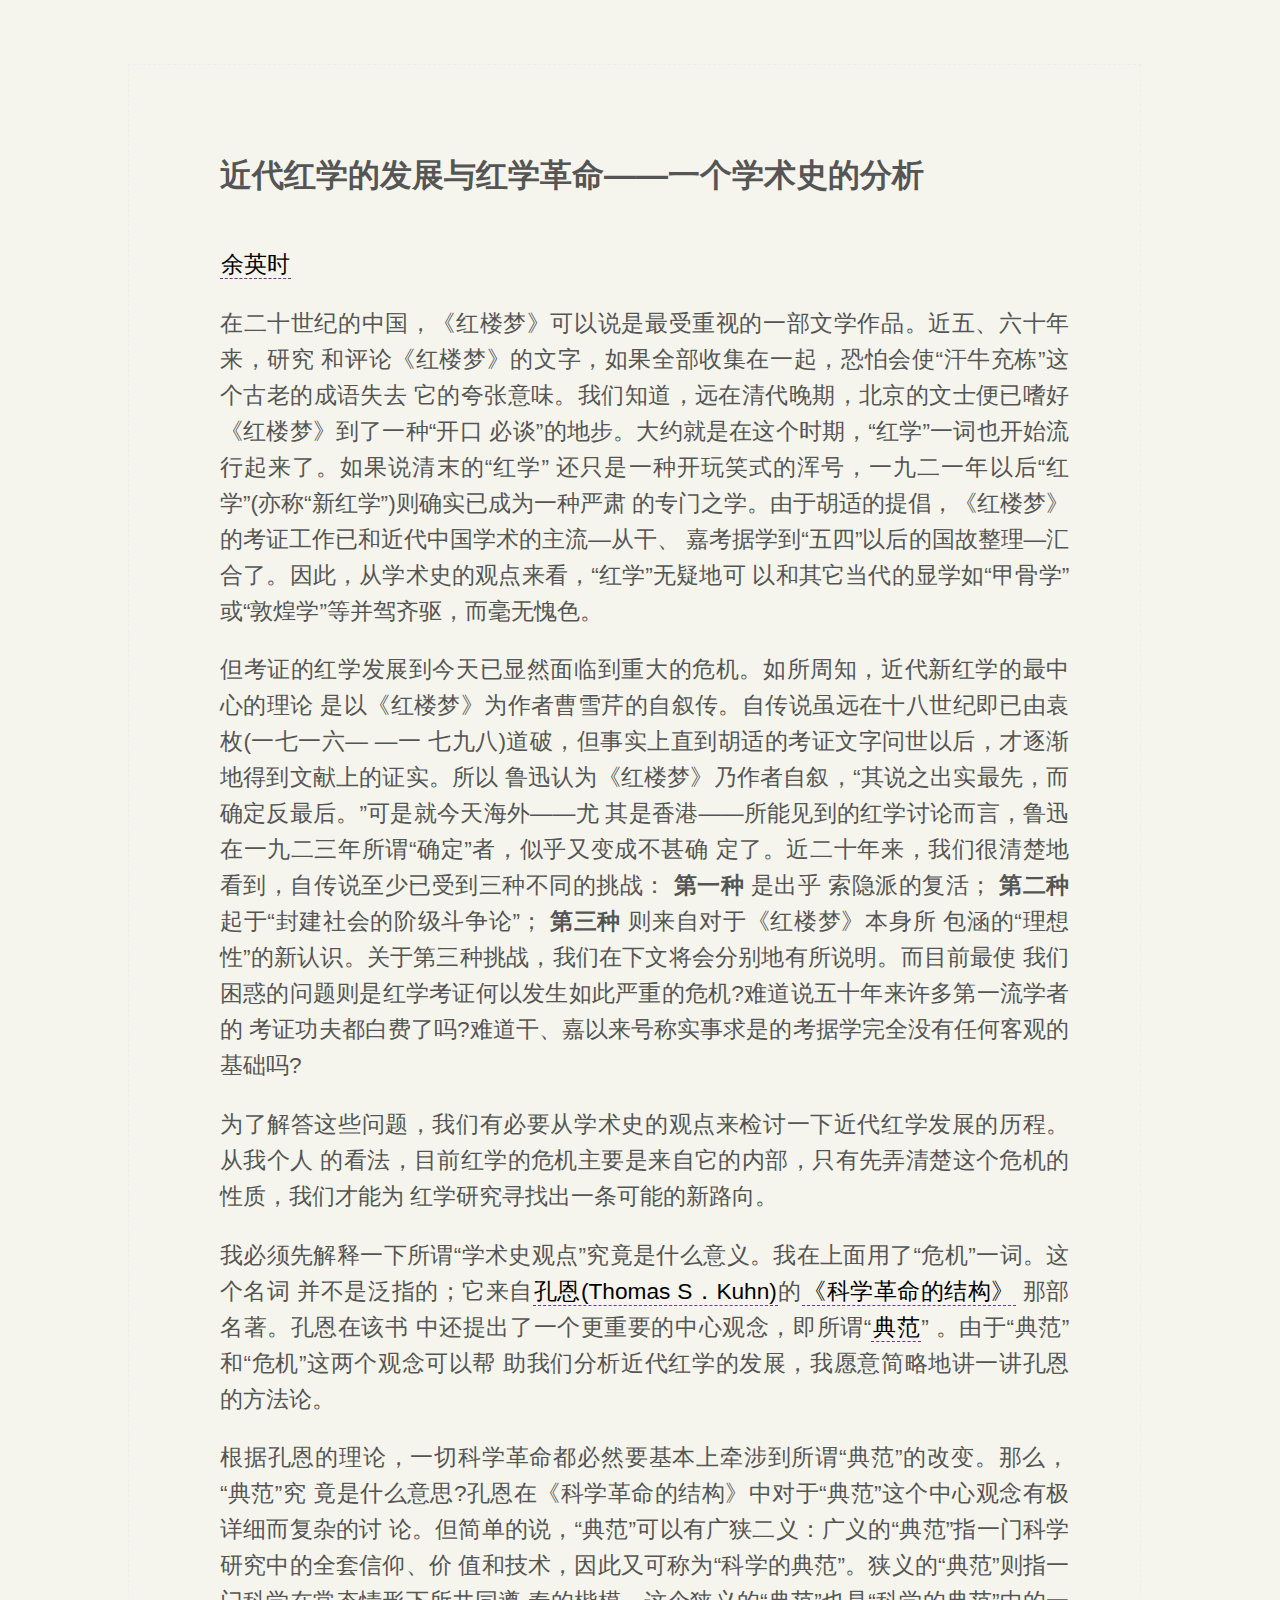
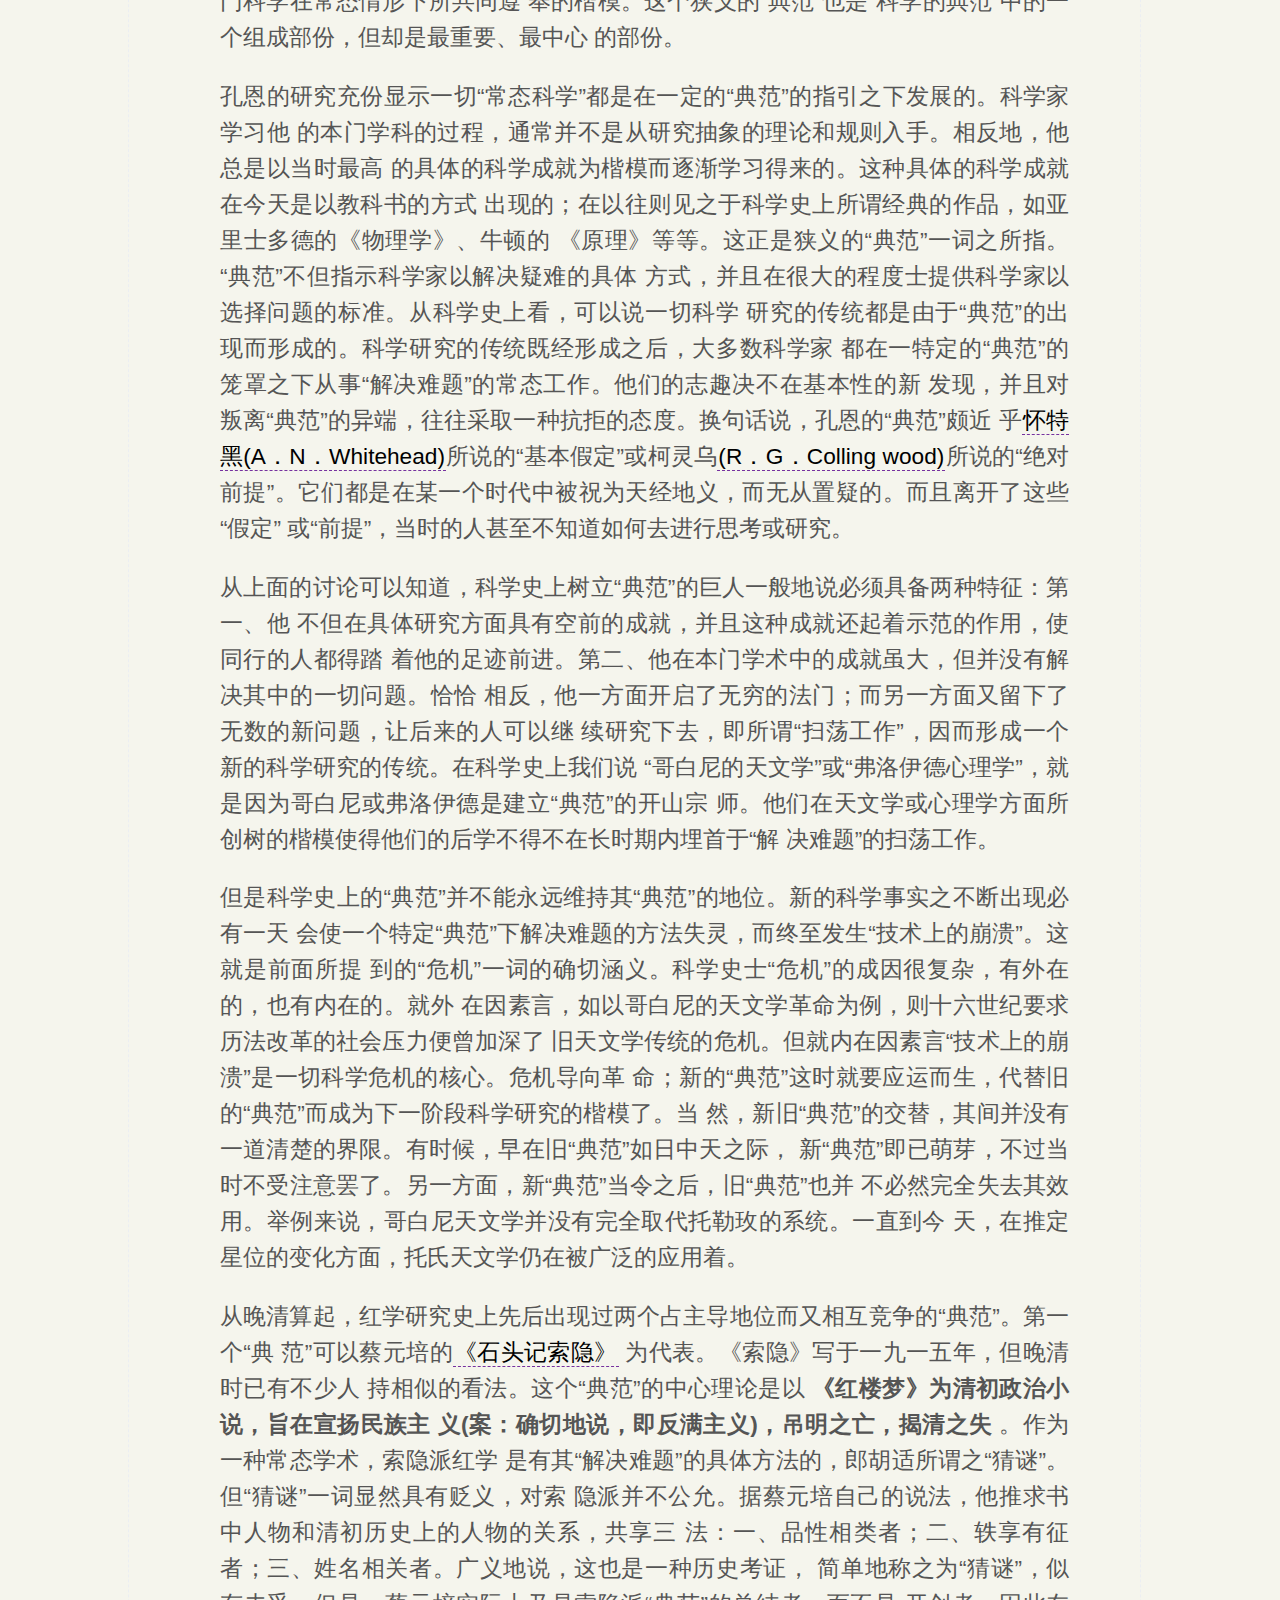
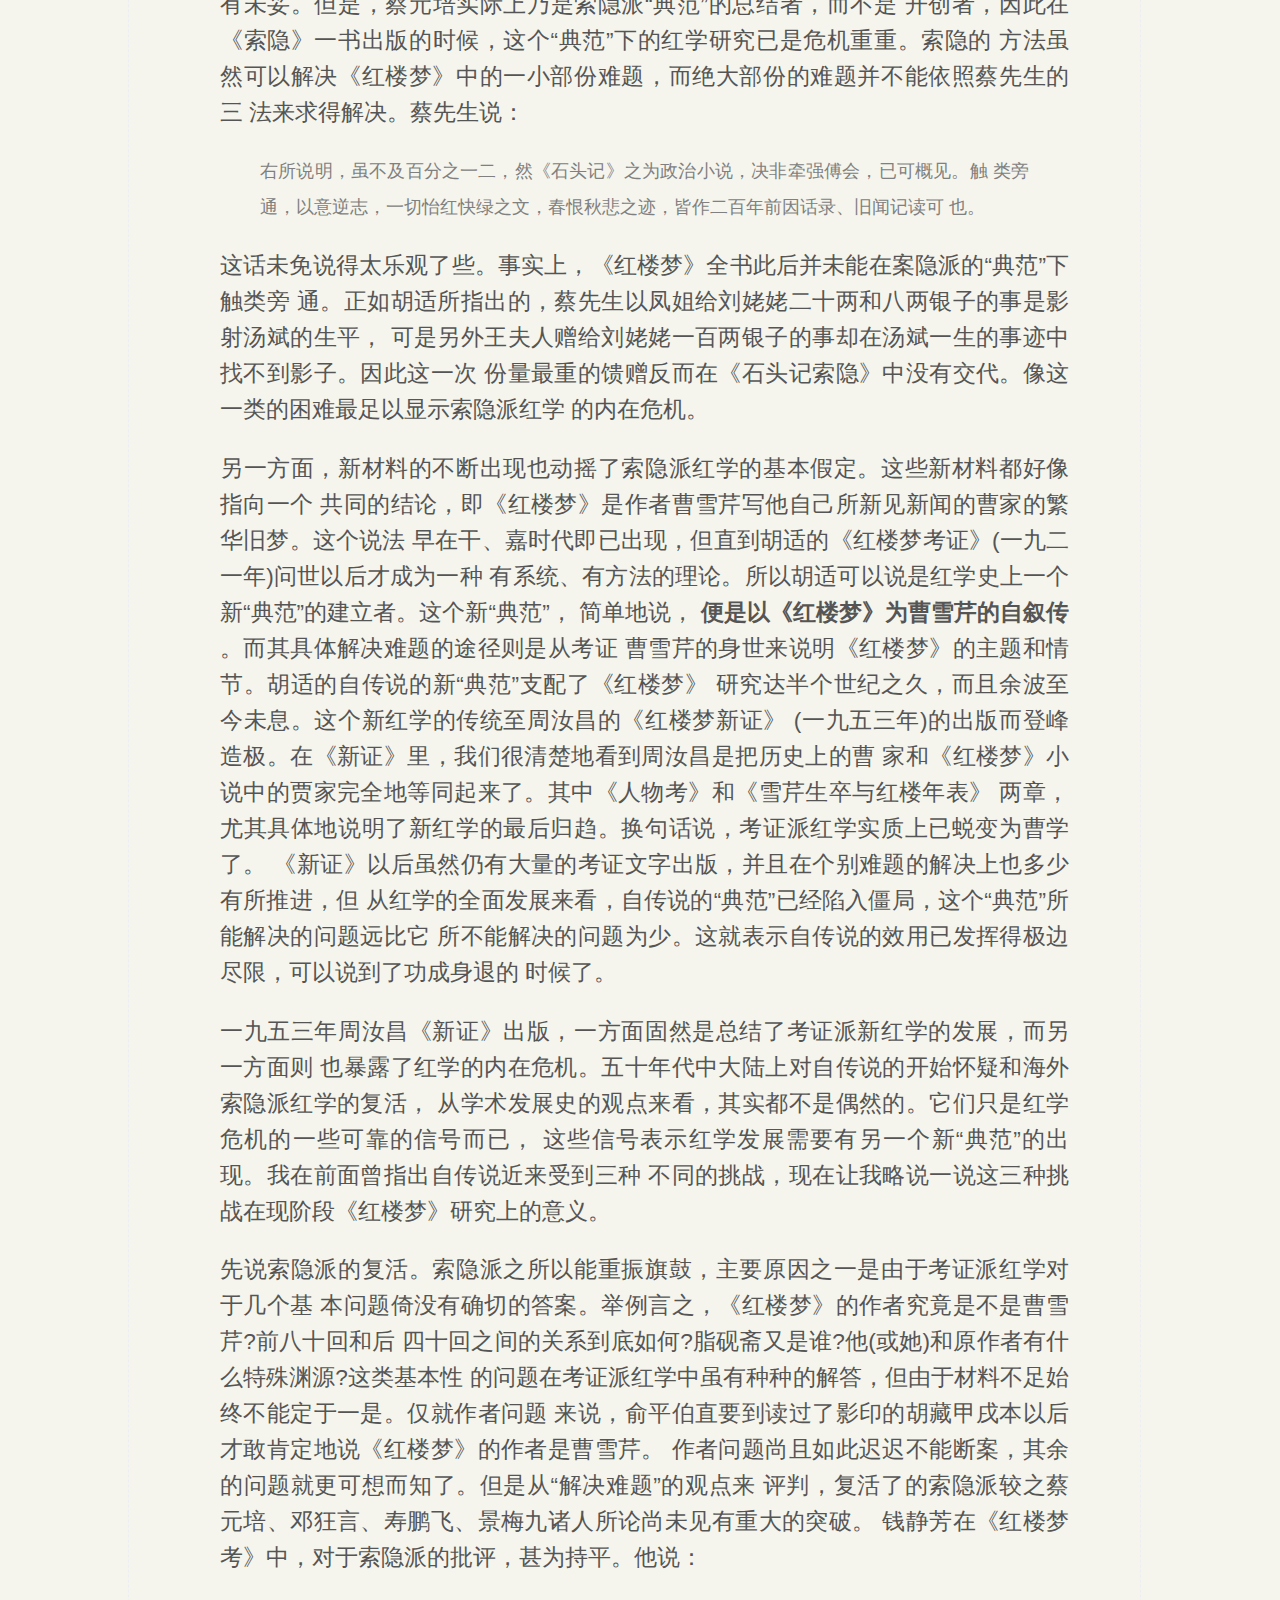
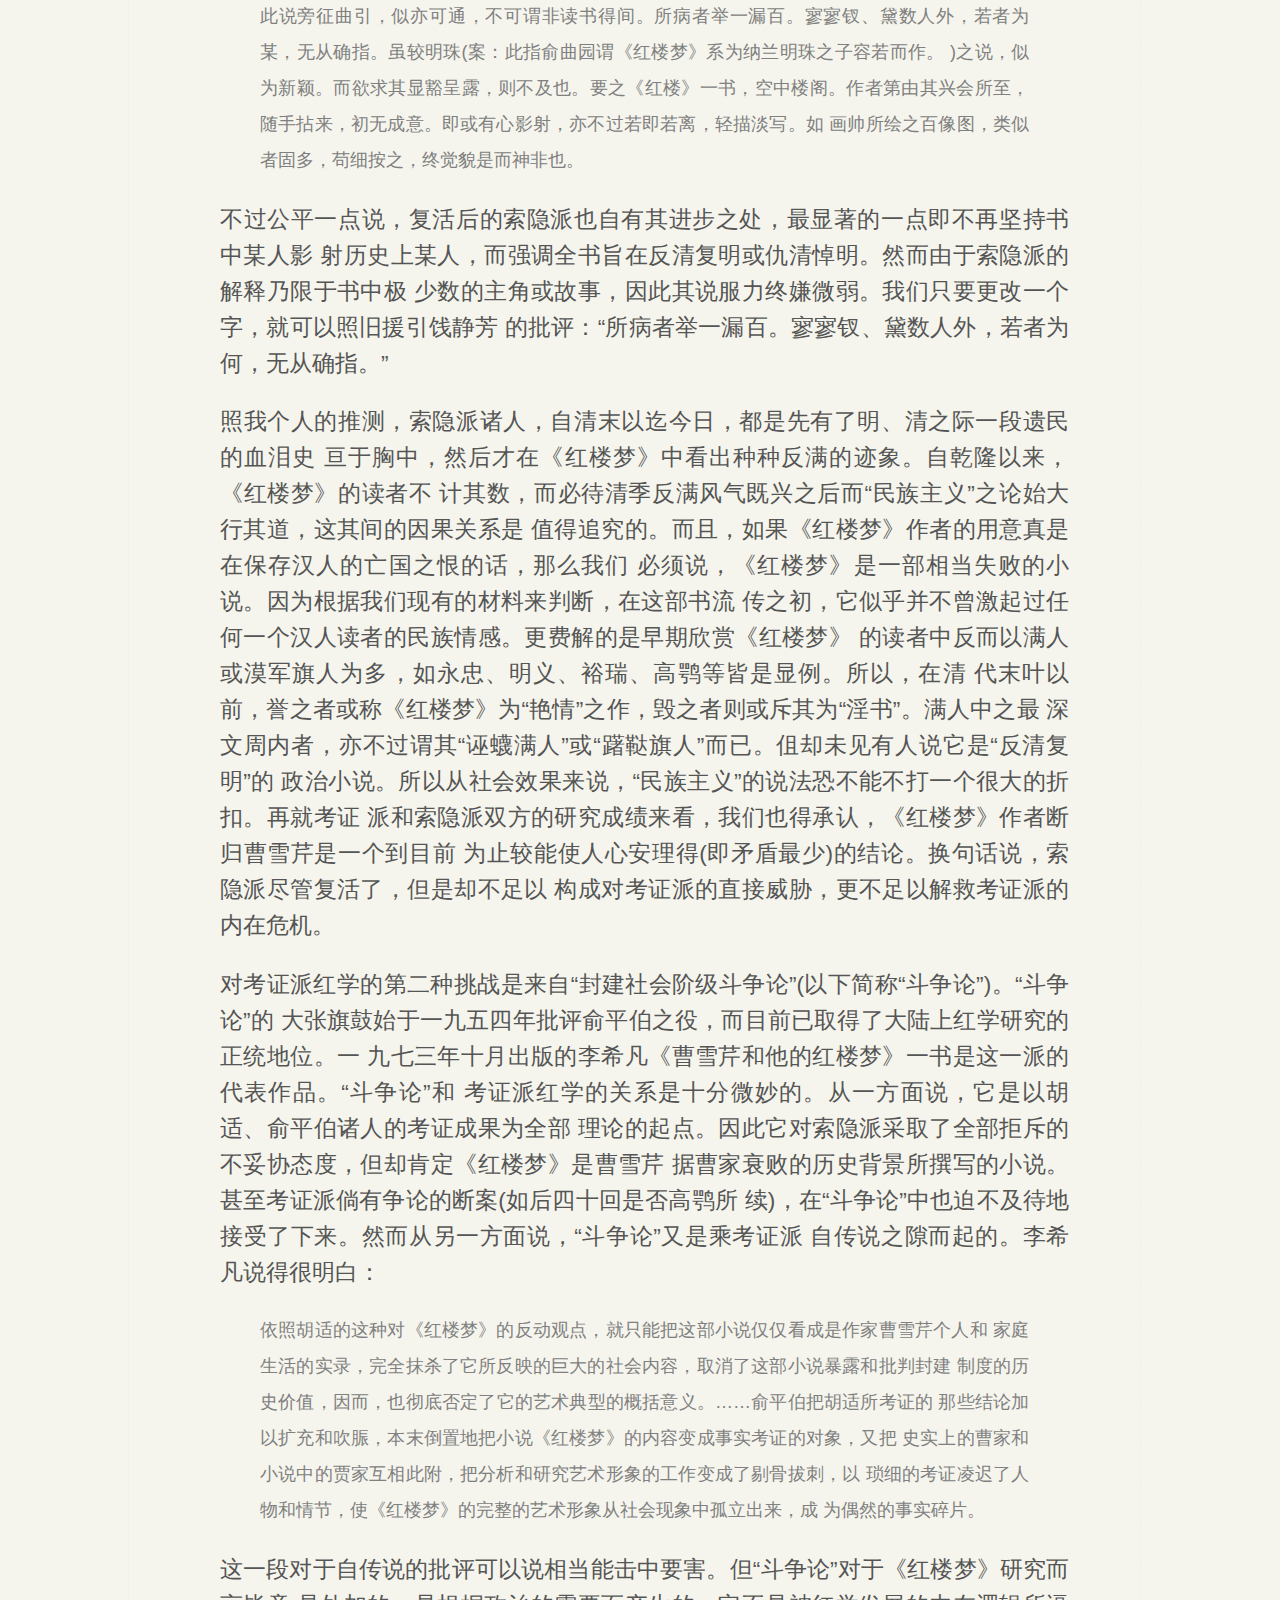
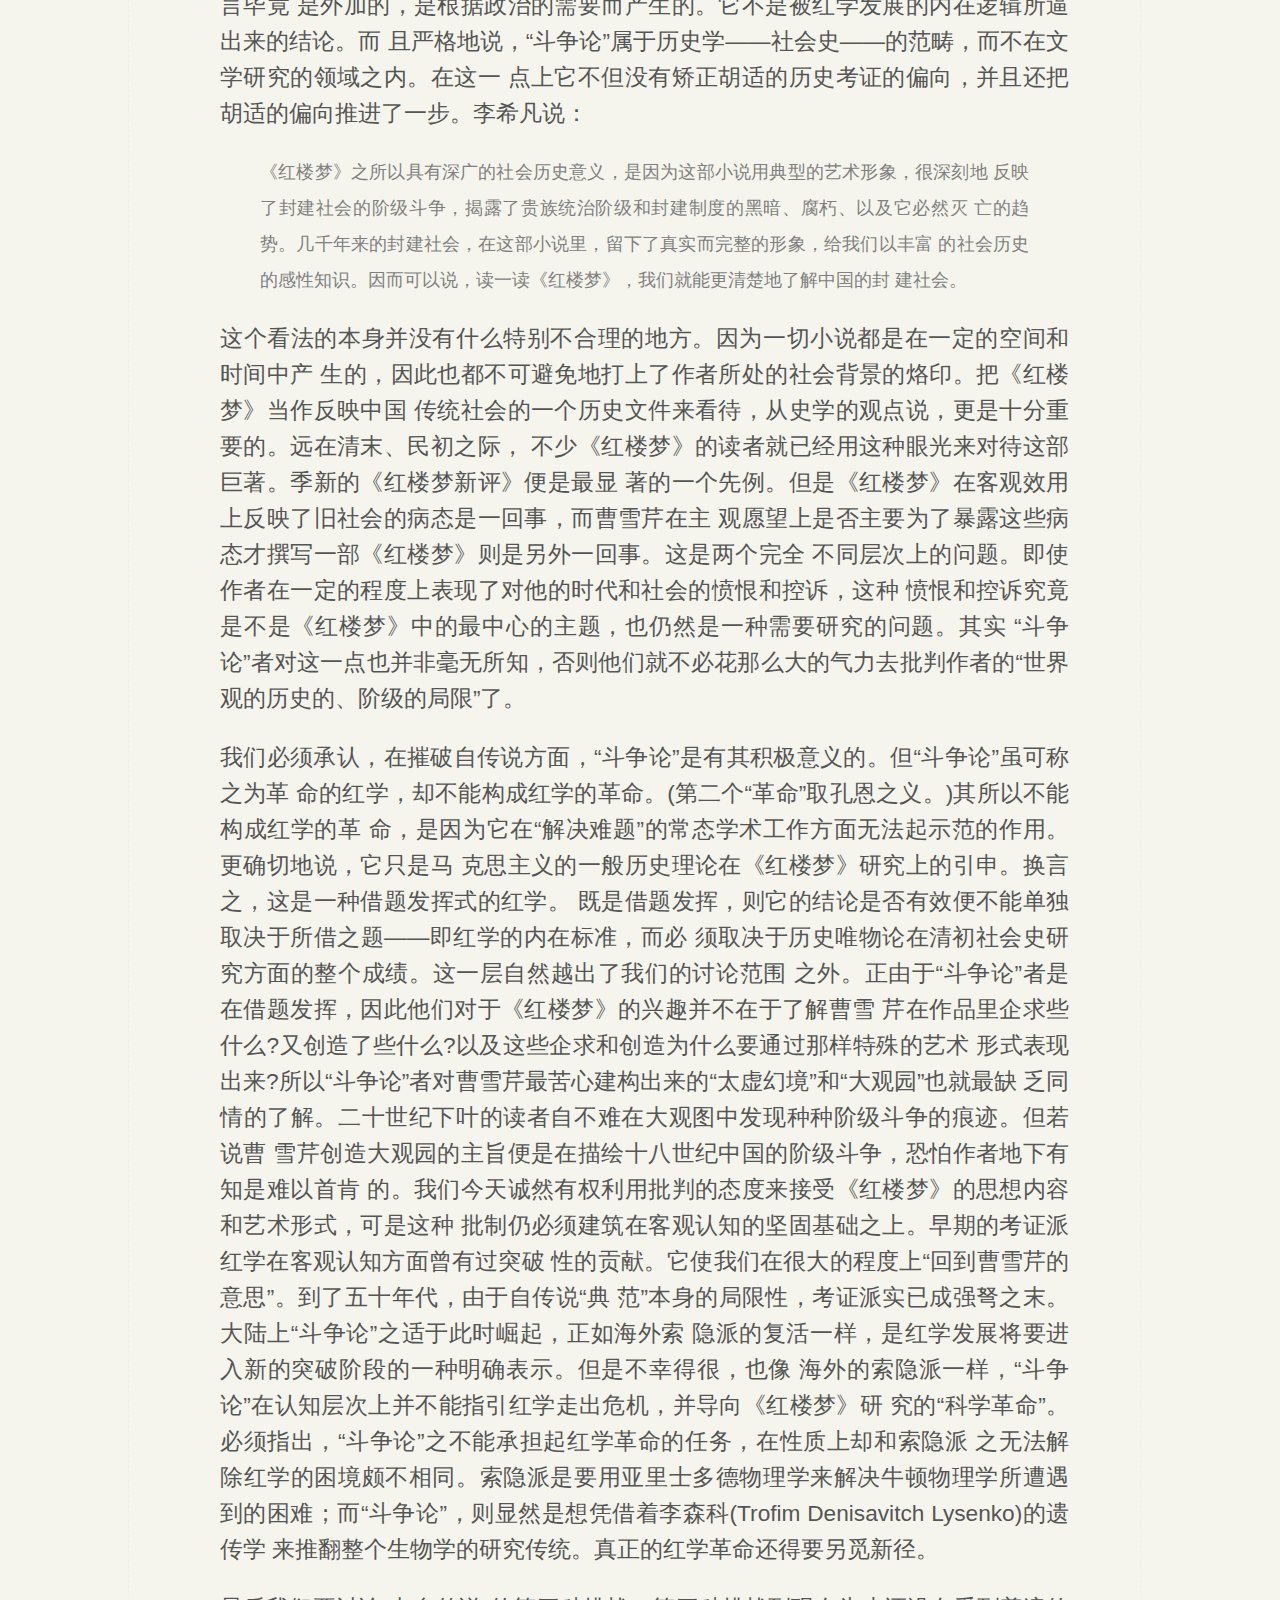
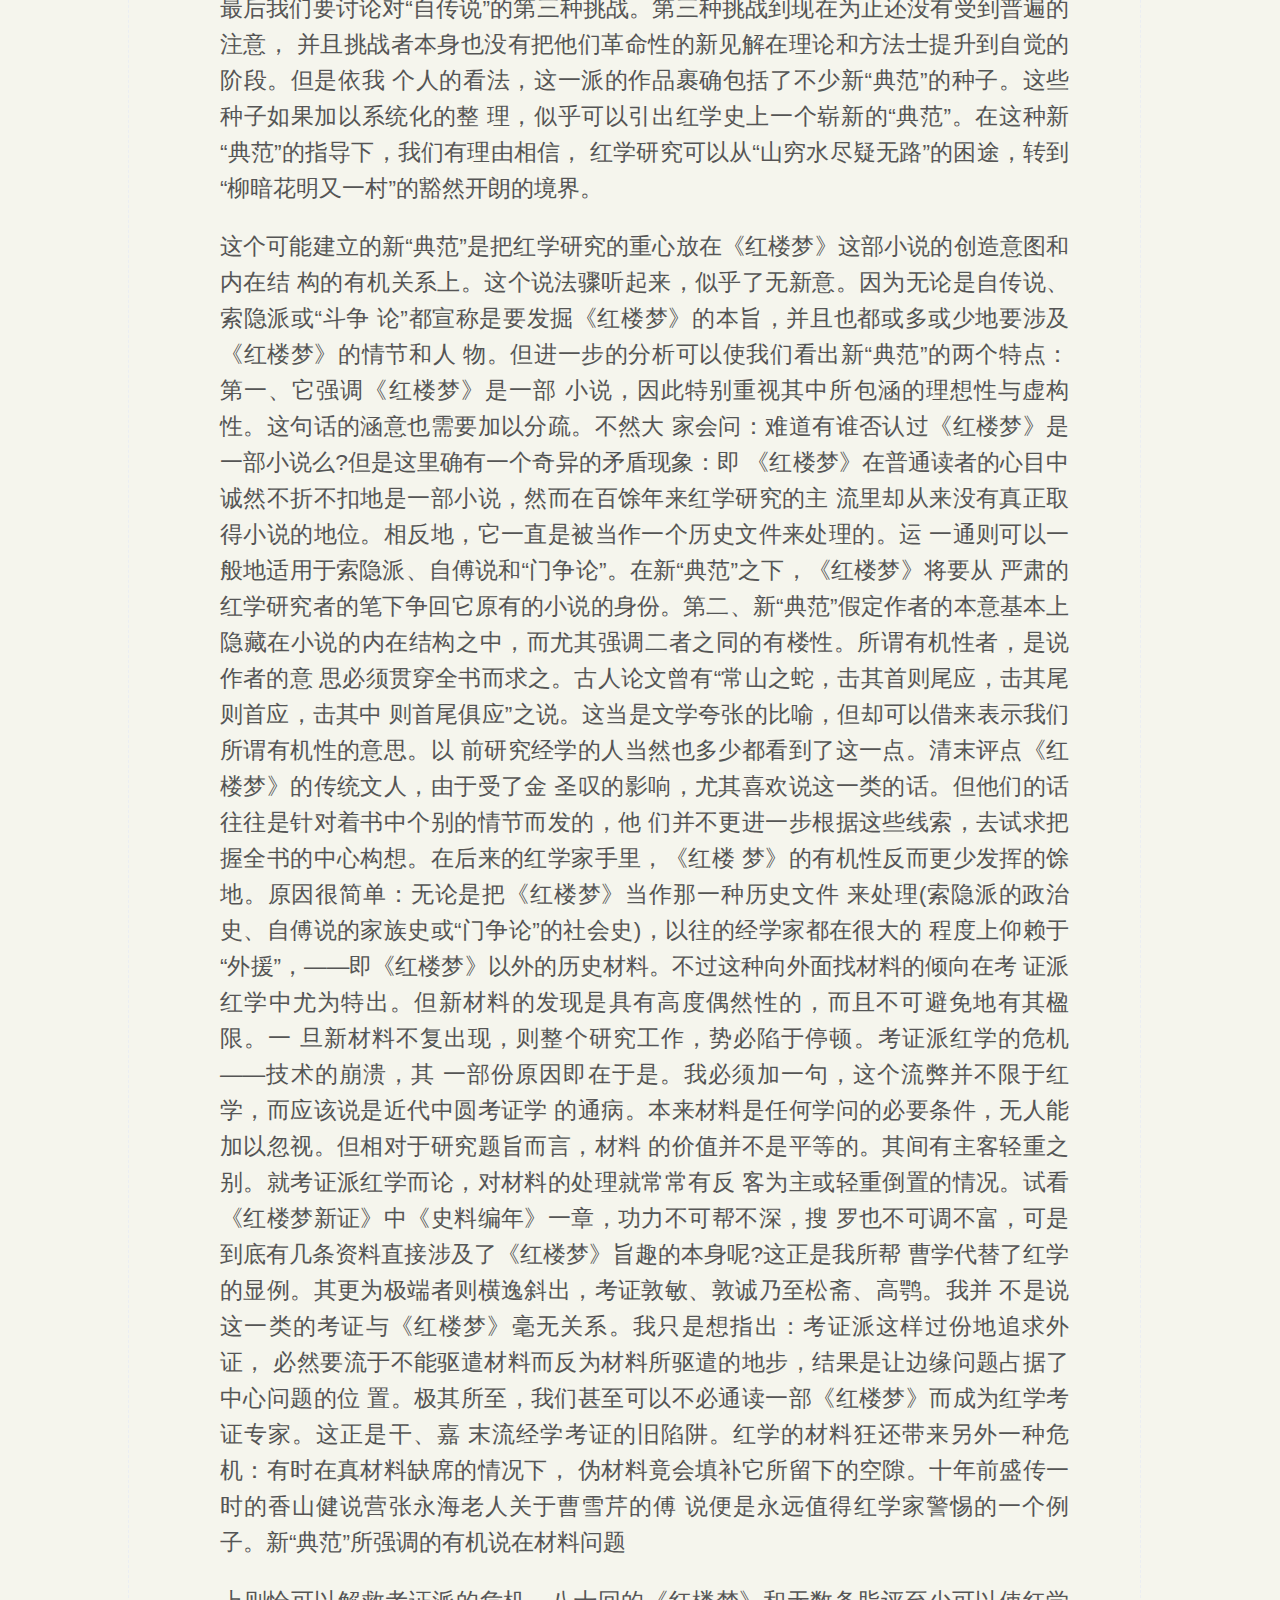
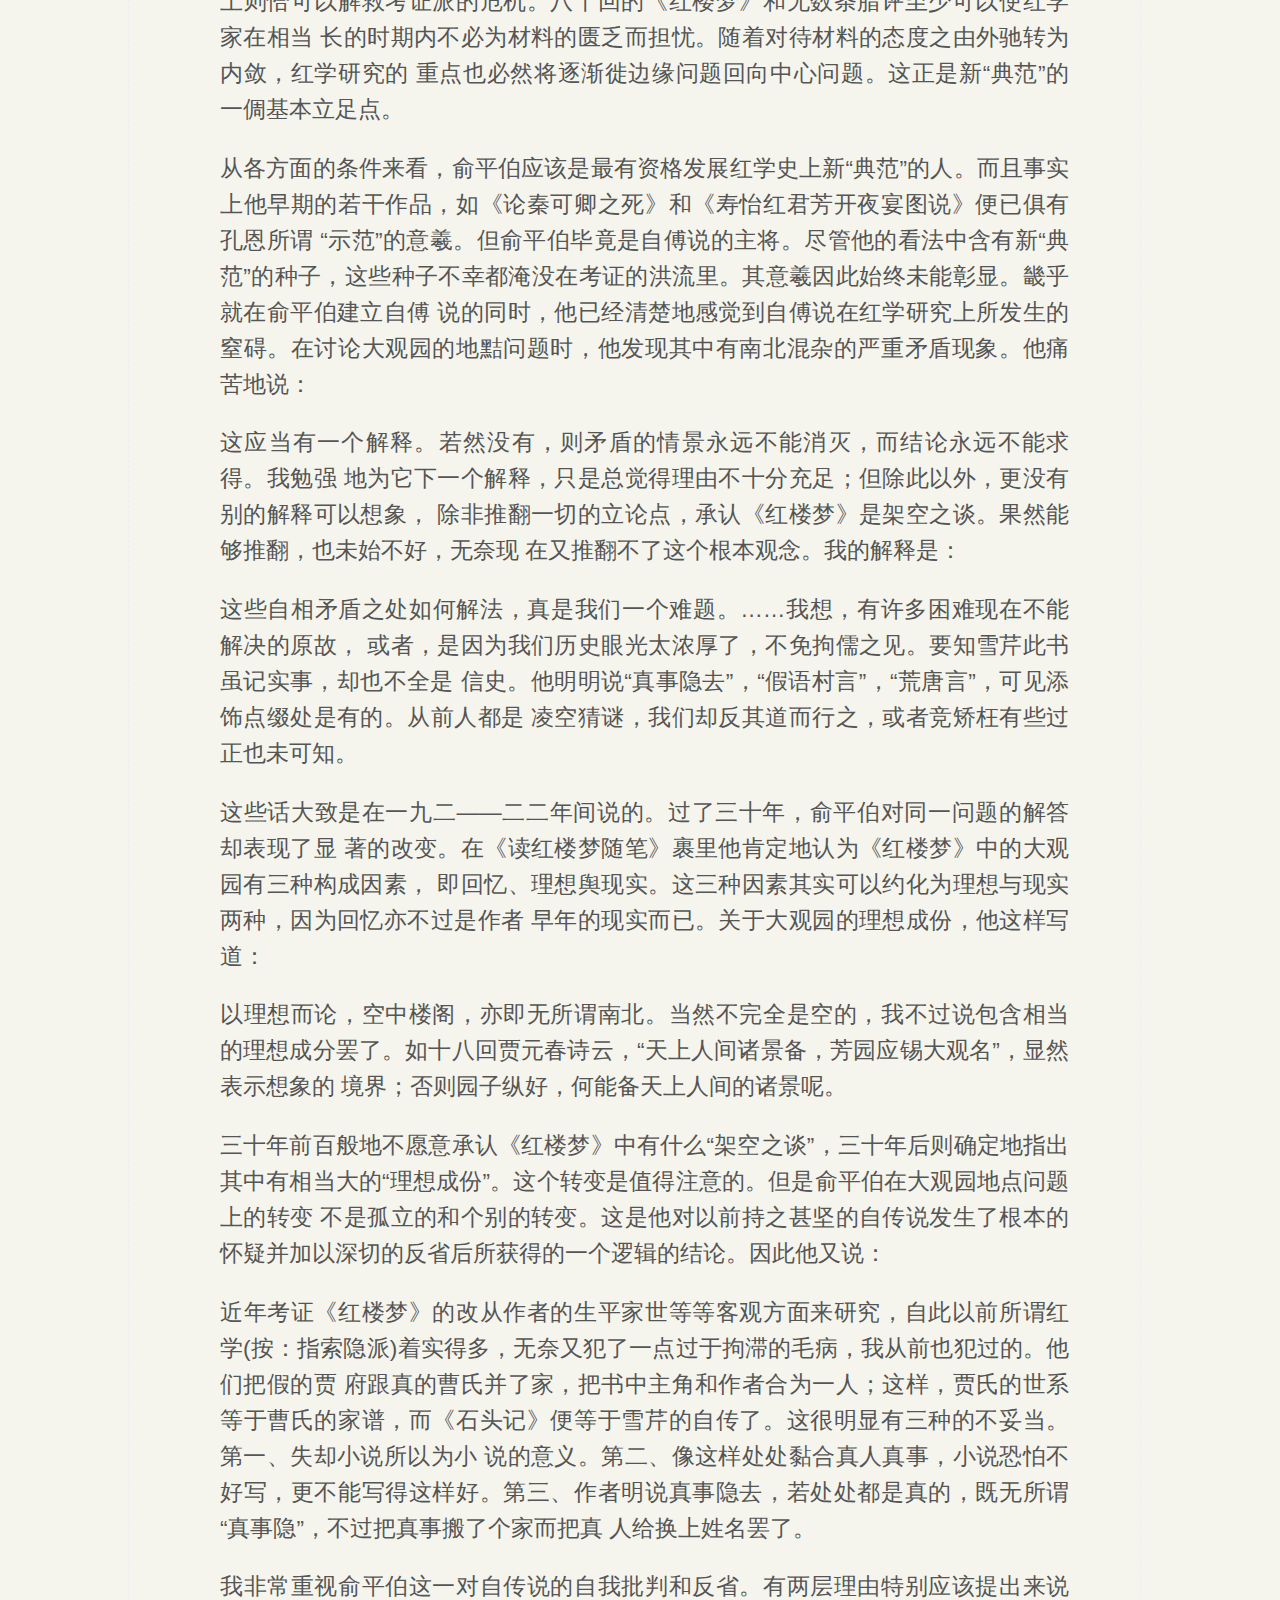
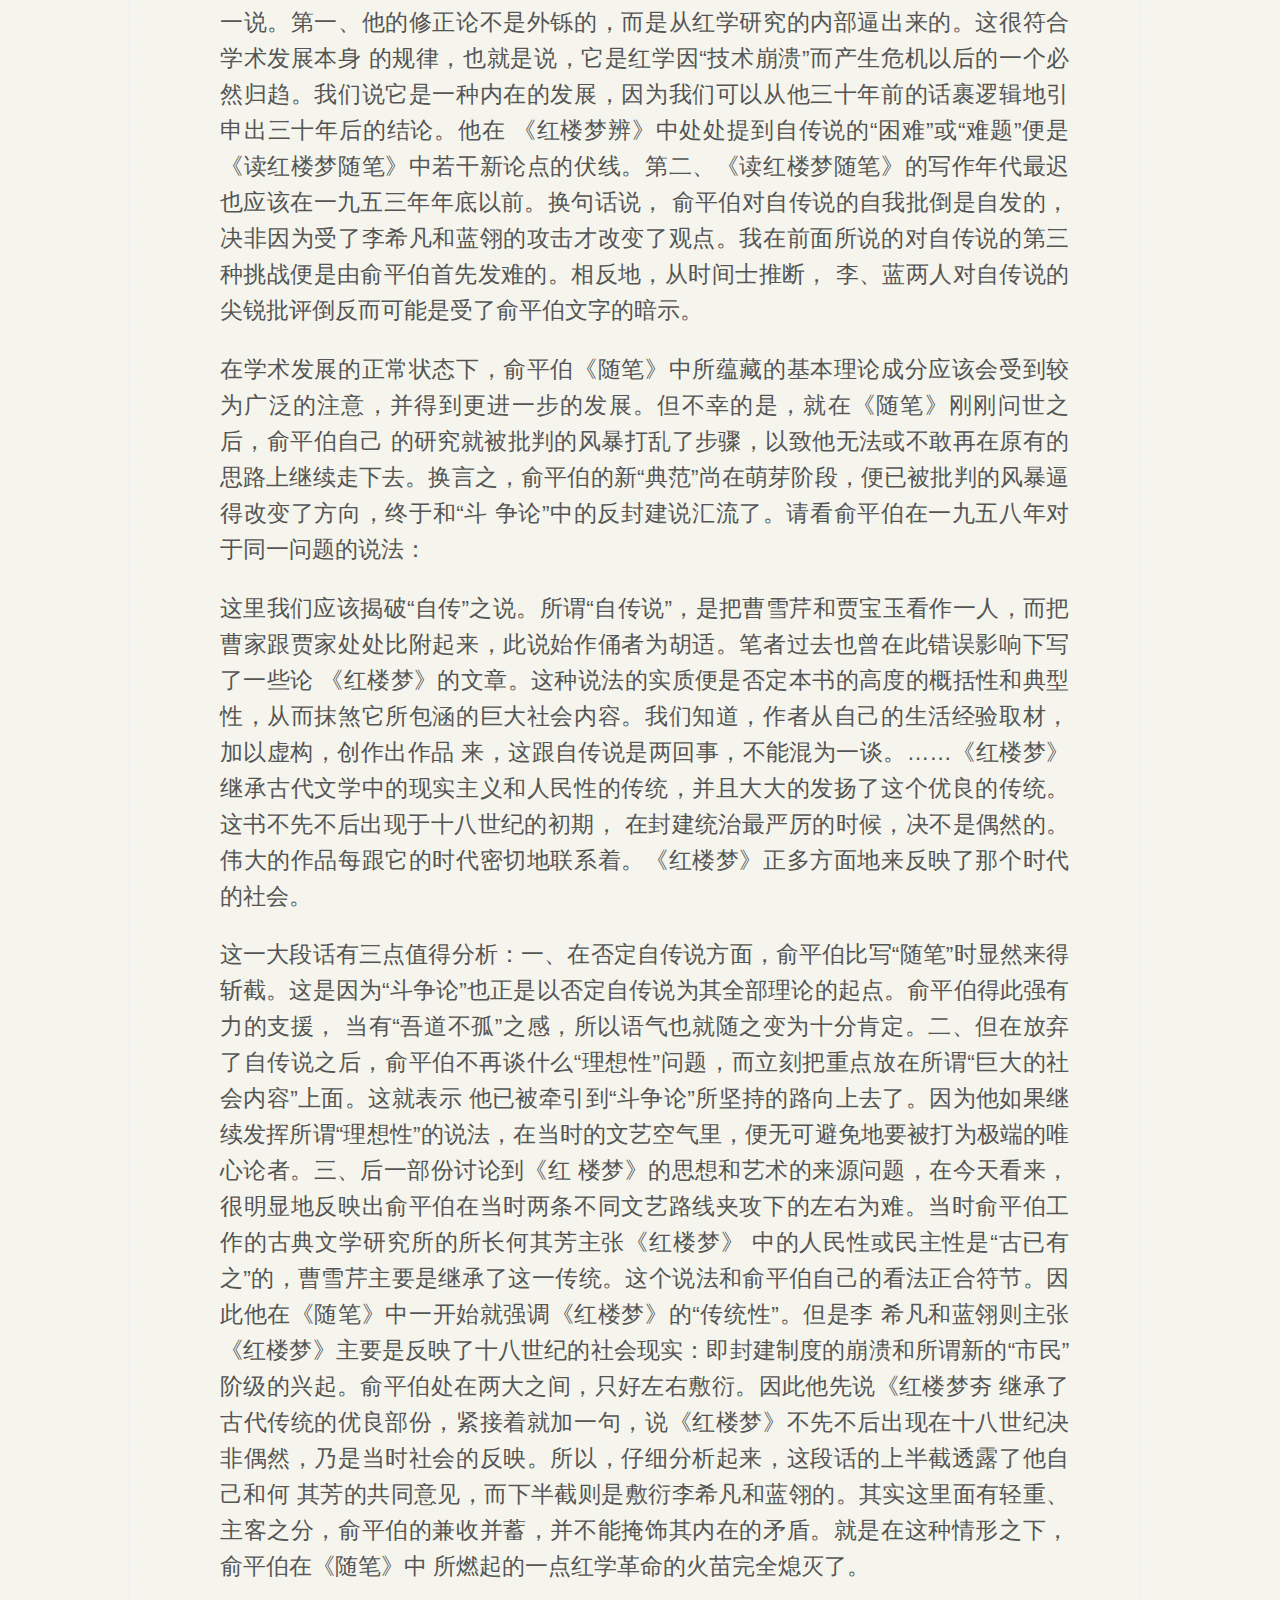
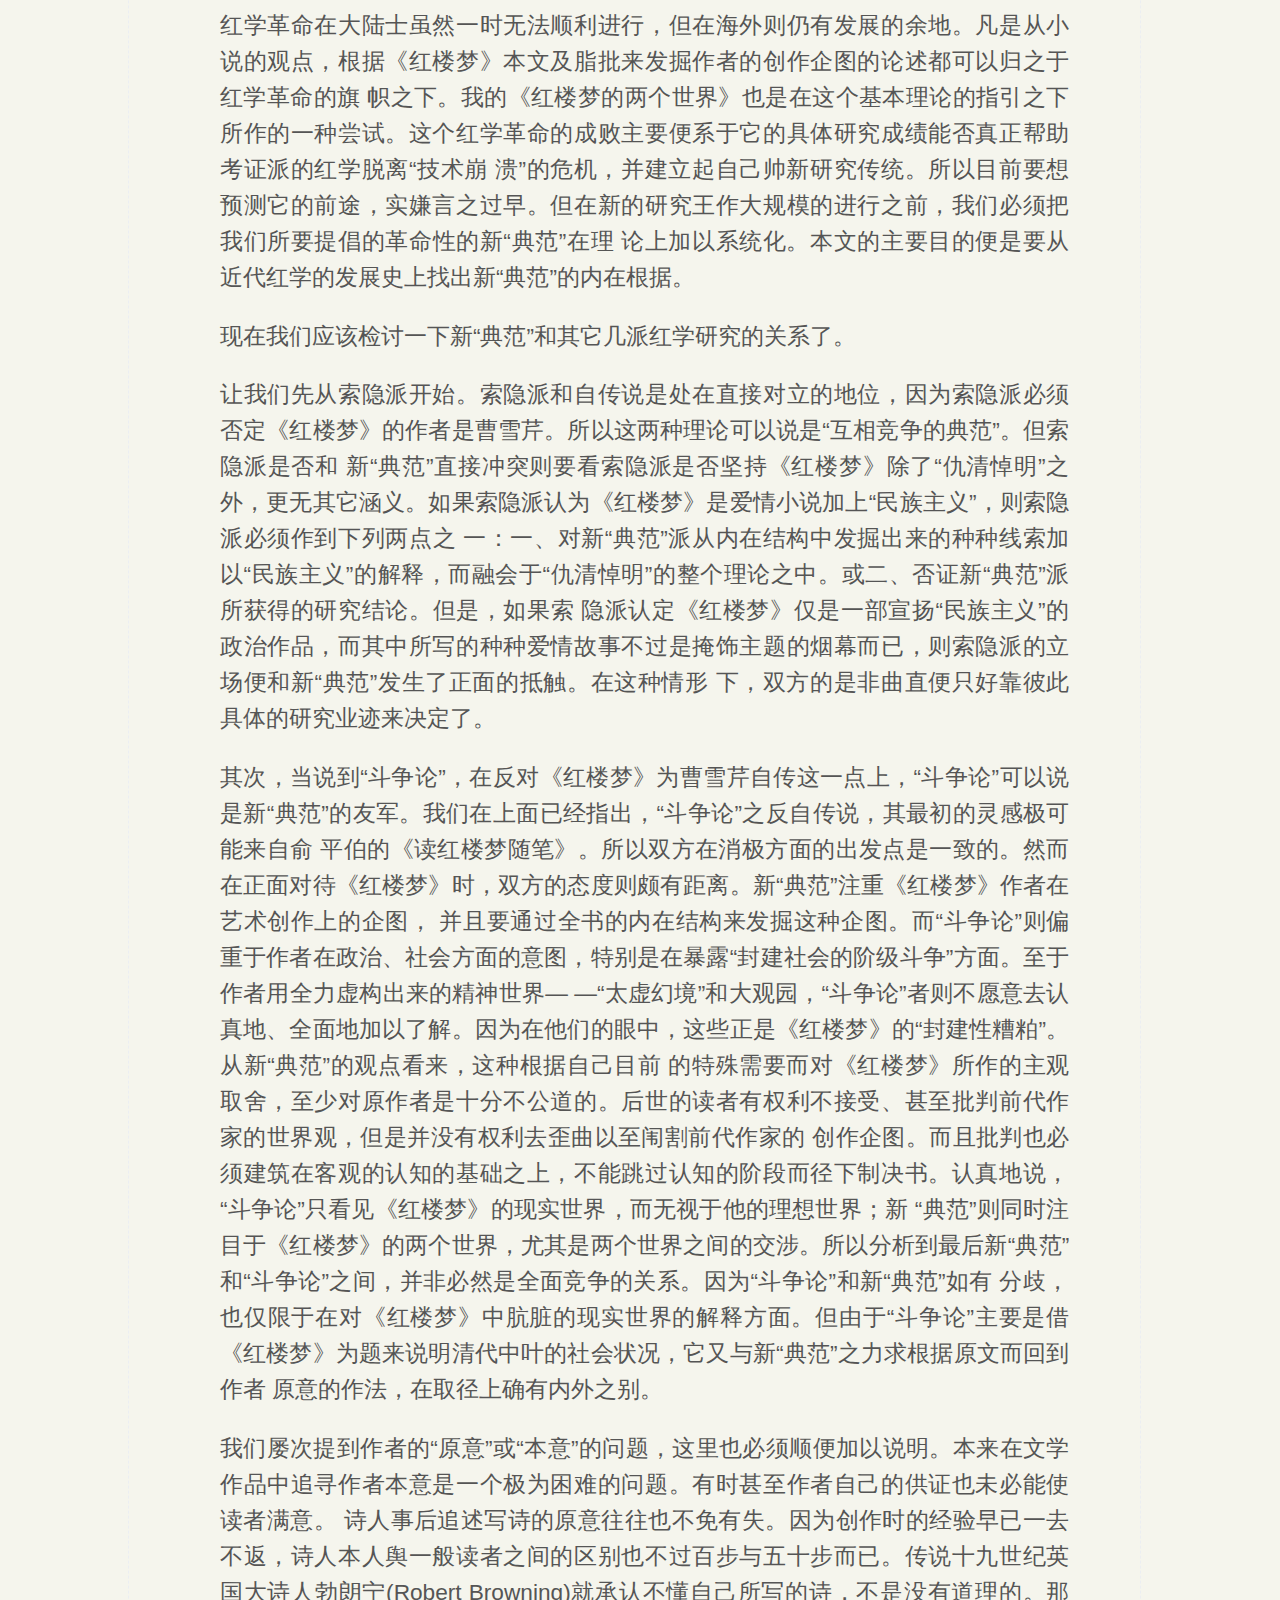
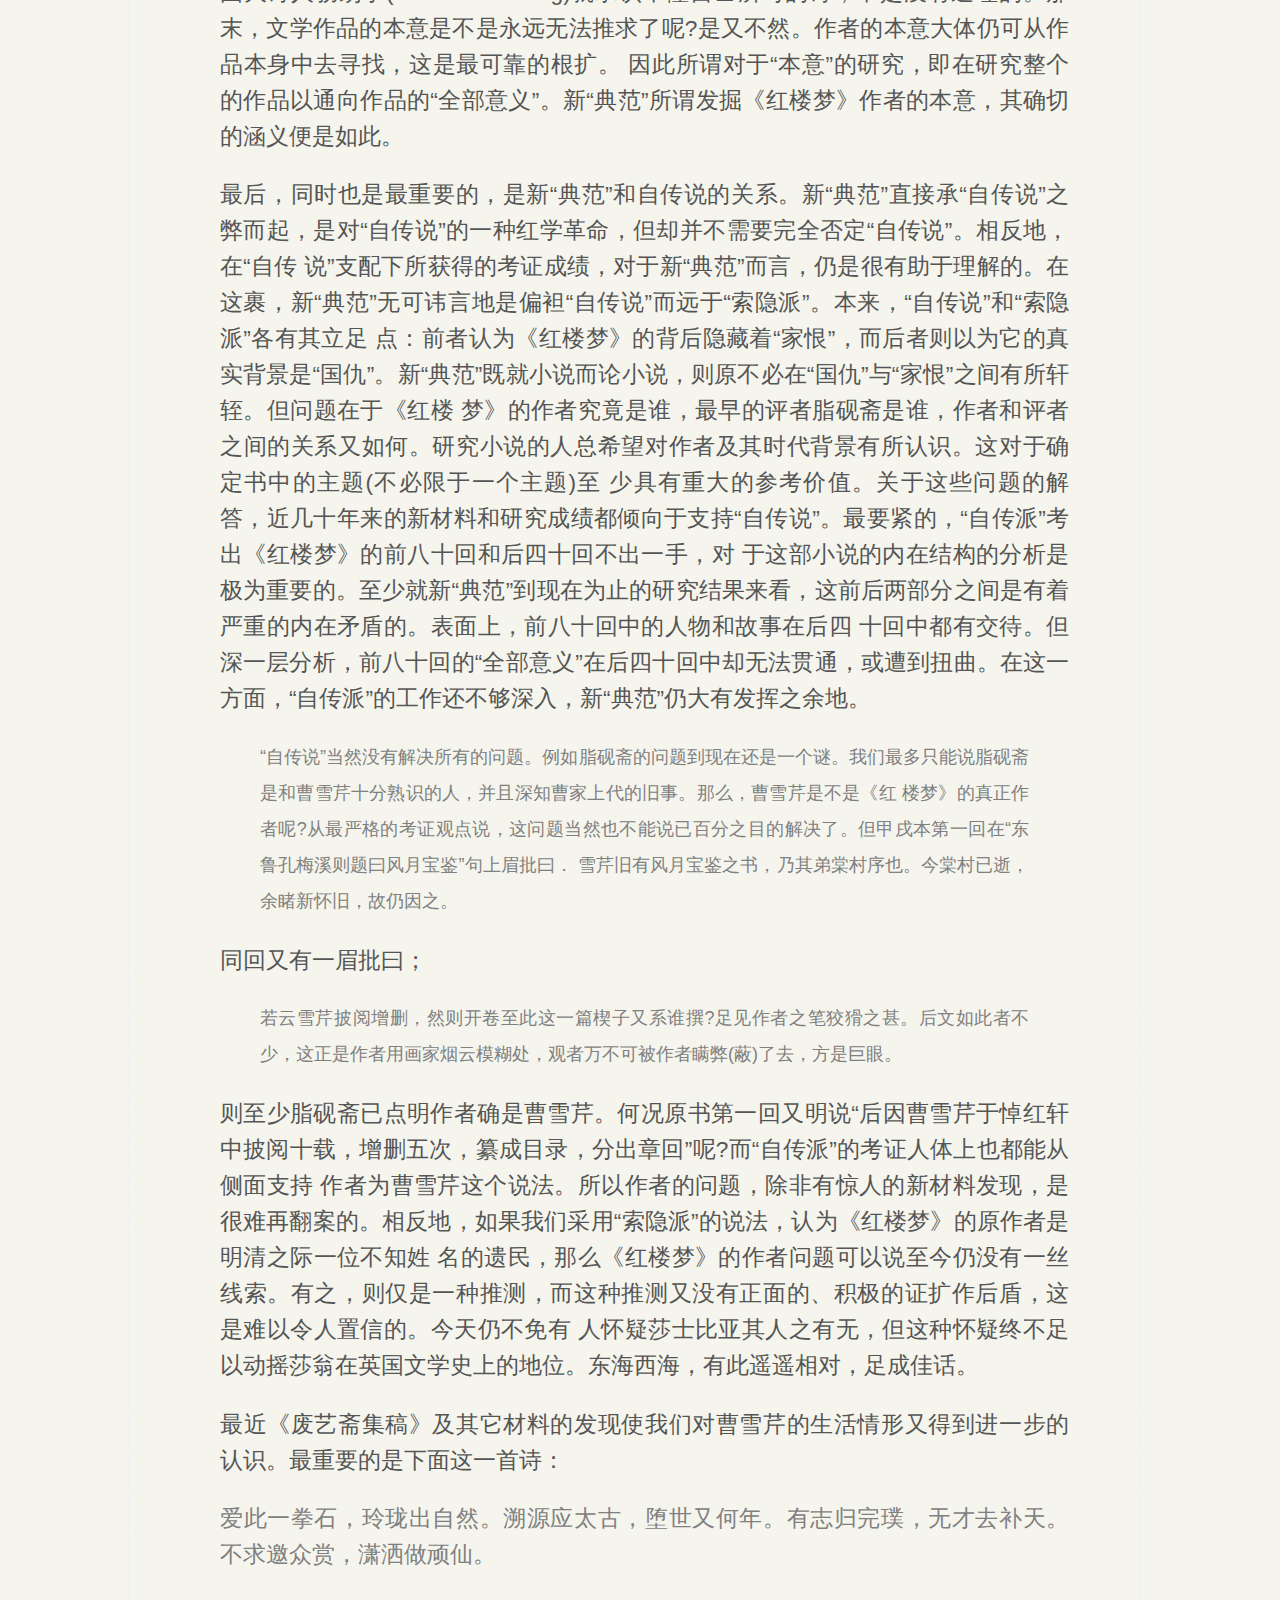
<file: 近代红学的发展与红学革命.html>
<!doctype html>
<html lang="utf-8-auto">
<head>
<title>近代红学的发展与红学革命——一个学术史的分析</title>
<!-- 2017-07-18 二 00:34 -->
<meta charset="utf-8">
<meta name="viewport" content="width=device-width, initial-scale=1">
<meta name="generator" content="Org-mode">
<meta name="author" content="余英时">
<link rel="stylesheet" type="text/css" href="css/worg.css" />
<style type="text/css">
/* org mode styles on top of twbs */

html {
    position: relative;
    min-height: 100%;
}

body {
    font-size: 18px;
    margin-bottom: 105px;
}

footer {
    position: absolute;
    bottom: 0;
    width: 100%;
    height: 101px;
    background-color: #f5f5f5;
}

footer > div {
    padding: 10px;
}

footer p {
    margin: 0 0 5px;
    text-align: center;
    font-size: 16px;
}

#table-of-contents {
    margin-top: 20px;
    margin-bottom: 20px;
}

blockquote p {
    font-size: 18px;
}

pre {
    font-size: 16px;
}

.footpara {
    display: inline-block;
}

figcaption {
  font-size: 16px;
  color: #666;
  font-style: italic;
  padding-bottom: 15px;
}

/* from twbs docs */

.bs-docs-sidebar.affix {
    position: static;
}
@media (min-width: 768px) {
    .bs-docs-sidebar {
        padding-left: 20px;
    }
}

/* All levels of nav */
.bs-docs-sidebar .nav > li > a {
    display: block;
    padding: 4px 20px;
    font-size: 14px;
    font-weight: 500;
    color: #999;
}
.bs-docs-sidebar .nav > li > a:hover,
.bs-docs-sidebar .nav > li > a:focus {
    padding-left: 19px;
    color: #A1283B;
    text-decoration: none;
    background-color: transparent;
    border-left: 1px solid #A1283B;
}
.bs-docs-sidebar .nav > .active > a,
.bs-docs-sidebar .nav > .active:hover > a,
.bs-docs-sidebar .nav > .active:focus > a {
    padding-left: 18px;
    font-weight: bold;
    color: #A1283B;
    background-color: transparent;
    border-left: 2px solid #A1283B;
}

/* Nav: second level (shown on .active) */
.bs-docs-sidebar .nav .nav {
    display: none; /* Hide by default, but at >768px, show it */
    padding-bottom: 10px;
}
.bs-docs-sidebar .nav .nav > li > a {
    padding-top: 1px;
    padding-bottom: 1px;
    padding-left: 30px;
    font-size: 12px;
    font-weight: normal;
}
.bs-docs-sidebar .nav .nav > li > a:hover,
.bs-docs-sidebar .nav .nav > li > a:focus {
    padding-left: 29px;
}
.bs-docs-sidebar .nav .nav > .active > a,
.bs-docs-sidebar .nav .nav > .active:hover > a,
.bs-docs-sidebar .nav .nav > .active:focus > a {
    padding-left: 28px;
    font-weight: 500;
}

/* Nav: third level (shown on .active) */
.bs-docs-sidebar .nav .nav .nav {
    padding-bottom: 10px;
}
.bs-docs-sidebar .nav .nav .nav > li > a {
    padding-top: 1px;
    padding-bottom: 1px;
    padding-left: 40px;
    font-size: 12px;
    font-weight: normal;
}
.bs-docs-sidebar .nav .nav .nav > li > a:hover,
.bs-docs-sidebar .nav .nav .nav > li > a:focus {
    padding-left: 39px;
}
.bs-docs-sidebar .nav .nav .nav > .active > a,
.bs-docs-sidebar .nav .nav .nav > .active:hover > a,
.bs-docs-sidebar .nav .nav .nav > .active:focus > a {
    padding-left: 38px;
    font-weight: 500;
}

/* Show and affix the side nav when space allows it */
@media (min-width: 992px) {
    .bs-docs-sidebar .nav > .active > ul {
        display: block;
    }
    /* Widen the fixed sidebar */
    .bs-docs-sidebar.affix,
    .bs-docs-sidebar.affix-bottom {
        width: 213px;
    }
    .bs-docs-sidebar.affix {
        position: fixed; /* Undo the static from mobile first approach */
        top: 20px;
    }
    .bs-docs-sidebar.affix-bottom {
        position: absolute; /* Undo the static from mobile first approach */
    }
    .bs-docs-sidebar.affix .bs-docs-sidenav,.bs-docs-sidebar.affix-bottom .bs-docs-sidenav {
        margin-top: 0;
        margin-bottom: 0
    }
}
@media (min-width: 1200px) {
    /* Widen the fixed sidebar again */
    .bs-docs-sidebar.affix-bottom,
    .bs-docs-sidebar.affix {
        width: 263px;
    }
}
</style>
<script type="text/javascript">
$(function() {
    'use strict';

    $('.bs-docs-sidebar li').first().addClass('active');

    $(document.body).scrollspy({target: '.bs-docs-sidebar'});

    $('.bs-docs-sidebar').affix();
});
</script>
</head>
<body>
<div id="content" class="container">
<div class="row"><div class="col-md-9"><h1 class="title">近代红学的发展与红学革命——一个学术史的分析</h1>
<div class="center">
<p>
<a href="http://baike.baidu.com/view/75185.htm">余英时</a>
</p>
</div>





<p>
在二十世纪的中国，《红楼梦》可以说是最受重视的一部文学作品。近五、六十年来，研究
和评论《红楼梦》的文字，如果全部收集在一起，恐怕会使“汗牛充栋”这个古老的成语失去
它的夸张意味。我们知道，远在清代晚期，北京的文士便已嗜好《红楼梦》到了一种“开口
必谈”的地步。大约就是在这个时期，“红学”一词也开始流行起来了。如果说清末的“红学”
还只是一种开玩笑式的浑号，一九二一年以后“红学”(亦称“新红学”)则确实已成为一种严肃
的专门之学。由于胡适的提倡，《红楼梦》的考证工作已和近代中国学术的主流&#x2014;从干、
嘉考据学到“五四”以后的国故整理&#x2014;汇合了。因此，从学术史的观点来看，“红学”无疑地可
以和其它当代的显学如“甲骨学”或“敦煌学”等并驾齐驱，而毫无愧色。
</p>

<p>
但考证的红学发展到今天已显然面临到重大的危机。如所周知，近代新红学的最中心的理论
是以《红楼梦》为作者曹雪芹的自叙传。自传说虽远在十八世纪即已由袁枚(一七一六— —一
七九八)道破，但事实上直到胡适的考证文字问世以后，才逐渐地得到文献上的证实。所以
鲁迅认为《红楼梦》乃作者自叙，“其说之出实最先，而确定反最后。”可是就今天海外——尤
其是香港——所能见到的红学讨论而言，鲁迅在一九二三年所谓“确定”者，似乎又变成不甚确
定了。近二十年来，我们很清楚地看到，自传说至少已受到三种不同的挑战： <b>第一种</b> 是出乎
索隐派的复活； <b>第二种</b> 起于“封建社会的阶级斗争论”； <b>第三种</b> 则来自对于《红楼梦》本身所
包涵的“理想性”的新认识。关于第三种挑战，我们在下文将会分别地有所说明。而目前最使
我们困惑的问题则是红学考证何以发生如此严重的危机?难道说五十年来许多第一流学者的
考证功夫都白费了吗?难道干、嘉以来号称实事求是的考据学完全没有任何客观的基础吗?
</p>

<p>
为了解答这些问题，我们有必要从学术史的观点来检讨一下近代红学发展的历程。从我个人
的看法，目前红学的危机主要是来自它的内部，只有先弄清楚这个危机的性质，我们才能为
红学研究寻找出一条可能的新路向。
</p>

<p>
我必须先解释一下所谓“学术史观点”究竟是什么意义。我在上面用了“危机”一词。这个名词
并不是泛指的；它来自<a href="https://en.wikipedia.org/wiki/Thomas_Kuhn">孔恩(Thomas S．Kuhn)</a>的<a href="https://book.douban.com/subject/20376550/">《科学革命的结构》</a> 那部名著。孔恩在该书
中还提出了一个更重要的中心观念，即所谓“<a href="https://en.wikipedia.org/wiki/Paradigm">典范</a>” 。由于“典范”和“危机”这两个观念可以帮
助我们分析近代红学的发展，我愿意简略地讲一讲孔恩的方法论。
</p>

<p>
根据孔恩的理论，一切科学革命都必然要基本上牵涉到所谓“典范”的改变。那么，“典范”究
竟是什么意思?孔恩在《科学革命的结构》中对于“典范”这个中心观念有极详细而复杂的讨
论。但简单的说，“典范”可以有广狭二义：广义的“典范”指一门科学研究中的全套信仰、价
值和技术，因此又可称为“科学的典范”。狭义的“典范”则指一门科学在常态情形下所共同遵
奉的楷模。这个狭义的“典范”也是“科学的典范”中的一个组成部份，但却是最重要、最中心
的部份。
</p>

<p>
孔恩的研究充份显示一切“常态科学”都是在一定的“典范”的指引之下发展的。科学家学习他
的本门学科的过程，通常并不是从研究抽象的理论和规则入手。相反地，他总是以当时最高
的具体的科学成就为楷模而逐渐学习得来的。这种具体的科学成就在今天是以教科书的方式
出现的；在以往则见之于科学史上所谓经典的作品，如亚里士多德的《物理学》、牛顿的
《原理》等等。这正是狭义的“典范”一词之所指。“典范”不但指示科学家以解决疑难的具体
方式，并且在很大的程度士提供科学家以选择问题的标准。从科学史上看，可以说一切科学
研究的传统都是由于“典范”的出现而形成的。科学研究的传统既经形成之后，大多数科学家
都在一特定的“典范”的笼罩之下从事“解决难题”的常态工作。他们的志趣决不在基本性的新
发现，并且对叛离“典范”的异端，往往采取一种抗拒的态度。换句话说，孔恩的“典范”颇近
乎<a href="https://en.wikipedia.org/wiki/Alfred_North_Whitehead">怀特黑(A．N．Whitehead)</a>所说的“基本假定”或柯灵乌<a href="https://en.wikipedia.org/wiki/R._G._Collingwood">(R．G．Colling wood)</a>所说的“绝对
前提”。它们都是在某一个时代中被祝为天经地义，而无从置疑的。而且离开了这些“假定”
或“前提”，当时的人甚至不知道如何去进行思考或研究。
</p>

<p>
从上面的讨论可以知道，科学史上树立“典范”的巨人一般地说必须具备两种特征：第一、他
不但在具体研究方面具有空前的成就，并且这种成就还起着示范的作用，使同行的人都得踏
着他的足迹前进。第二、他在本门学术中的成就虽大，但并没有解决其中的一切问题。恰恰
相反，他一方面开启了无穷的法门；而另一方面又留下了无数的新问题，让后来的人可以继
续研究下去，即所谓“扫荡工作”，因而形成一个新的科学研究的传统。在科学史上我们说
“哥白尼的天文学”或“弗洛伊德心理学”，就是因为哥白尼或弗洛伊德是建立“典范”的开山宗
师。他们在天文学或心理学方面所创树的楷模使得他们的后学不得不在长时期内埋首于“解
决难题”的扫荡工作。
</p>

<p>
但是科学史上的“典范”并不能永远维持其“典范”的地位。新的科学事实之不断出现必有一天
会使一个特定“典范”下解决难题的方法失灵，而终至发生“技术上的崩溃”。这就是前面所提
到的“危机”一词的确切涵义。科学史士“危机”的成因很复杂，有外在的，也有内在的。就外
在因素言，如以哥白尼的天文学革命为例，则十六世纪要求历法改革的社会压力便曾加深了
旧天文学传统的危机。但就内在因素言“技术上的崩溃”是一切科学危机的核心。危机导向革
命；新的“典范”这时就要应运而生，代替旧的“典范”而成为下一阶段科学研究的楷模了。当
然，新旧“典范”的交替，其间并没有一道清楚的界限。有时候，早在旧“典范”如日中天之际，
新“典范”即已萌芽，不过当时不受注意罢了。另一方面，新“典范”当令之后，旧“典范”也并
不必然完全失去其效用。举例来说，哥白尼天文学并没有完全取代托勒玫的系统。一直到今
天，在推定星位的变化方面，托氏天文学仍在被广泛的应用着。
</p>

<p>
从晚清算起，红学研究史上先后出现过两个占主导地位而又相互竞争的“典范”。第一个“典
范”可以蔡元培的<a href="https://book.douban.com/subject/3080001/">《石头记索隐》</a> 为代表。《索隐》写于一九一五年，但晚清时已有不少人
持相似的看法。这个“典范”的中心理论是以 <b>《红楼梦》为清初政治小说，旨在宣扬民族主
义(案：确切地说，即反满主义)，吊明之亡，揭清之失</b> 。作为一种常态学术，索隐派红学
是有其“解决难题”的具体方法的，郎胡适所谓之“猜谜”。但“猜谜”一词显然具有贬义，对索
隐派并不公允。据蔡元培自己的说法，他推求书中人物和清初历史上的人物的关系，共享三
法：一、品性相类者；二、轶享有征者；三、姓名相关者。广义地说，这也是一种历史考证，
简单地称之为“猜谜”，似有未妥。但是，蔡元培实际上乃是索隐派“典范”的总结者，而不是
开创者，因此在《索隐》一书出版的时候，这个“典范”下的红学研究已是危机重重。索隐的
方法虽然可以解决《红楼梦》中的一小部份难题，而绝大部份的难题并不能依照蔡先生的三
法来求得解决。蔡先生说：
</p>
<blockquote>
<p>

</p>

<p>
右所说明，虽不及百分之一二，然《石头记》之为政治小说，决非牵强傅会，已可概见。触
类旁通，以意逆志，一切怡红快绿之文，春恨秋悲之迹，皆作二百年前因话录、旧闻记读可
也。
</p>
</blockquote>

<p>
这话未免说得太乐观了些。事实上，《红楼梦》全书此后并未能在案隐派的“典范”下触类旁
通。正如胡适所指出的，蔡先生以凤姐给刘姥姥二十两和八两银子的事是影射汤斌的生平，
可是另外王夫人赠给刘姥姥一百两银子的事却在汤斌一生的事迹中找不到影子。因此这一次
份量最重的馈赠反而在《石头记索隐》中没有交代。像这一类的困难最足以显示索隐派红学
的内在危机。
</p>

<p>
另一方面，新材料的不断出现也动摇了索隐派红学的基本假定。这些新材料都好像指向一个
共同的结论，即《红楼梦》是作者曹雪芹写他自己所新见新闻的曹家的繁华旧梦。这个说法
早在干、嘉时代即已出现，但直到胡适的《红楼梦考证》(一九二一年)问世以后才成为一种
有系统、有方法的理论。所以胡适可以说是红学史上一个新“典范”的建立者。这个新“典范”，
简单地说， <b>便是以《红楼梦》为曹雪芹的自叙传</b> 。而其具体解决难题的途径则是从考证
曹雪芹的身世来说明《红楼梦》的主题和情节。胡适的自传说的新“典范”支配了《红楼梦》
研究达半个世纪之久，而且余波至今未息。这个新红学的传统至周汝昌的《红楼梦新证》
(一九五三年)的出版而登峰造极。在《新证》里，我们很清楚地看到周汝昌是把历史上的曹
家和《红楼梦》小说中的贾家完全地等同起来了。其中《人物考》和《雪芹生卒与红楼年表》
两章，尤其具体地说明了新红学的最后归趋。换句话说，考证派红学实质上已蜕变为曹学了。
《新证》以后虽然仍有大量的考证文字出版，并且在个别难题的解决上也多少有所推进，但
从红学的全面发展来看，自传说的“典范”已经陷入僵局，这个“典范”所能解决的问题远比它
所不能解决的问题为少。这就表示自传说的效用已发挥得极边尽限，可以说到了功成身退的
时候了。
</p>

<p>
一九五三年周汝昌《新证》出版，一方面固然是总结了考证派新红学的发展，而另一方面则
也暴露了红学的内在危机。五十年代中大陆上对自传说的开始怀疑和海外索隐派红学的复活，
从学术发展史的观点来看，其实都不是偶然的。它们只是红学危机的一些可靠的信号而已，
这些信号表示红学发展需要有另一个新“典范”的出现。我在前面曾指出自传说近来受到三种
不同的挑战，现在让我略说一说这三种挑战在现阶段《红楼梦》研究上的意义。
</p>

<p>
先说索隐派的复活。索隐派之所以能重振旗鼓，主要原因之一是由于考证派红学对于几个基
本问题倚没有确切的答案。举例言之，《红楼梦》的作者究竟是不是曹雪芹?前八十回和后
四十回之间的关系到底如何?脂砚斋又是谁?他(或她)和原作者有什么特殊渊源?这类基本性
的问题在考证派红学中虽有种种的解答，但由于材料不足始终不能定于一是。仅就作者问题
来说，俞平伯直要到读过了影印的胡藏甲戌本以后才敢肯定地说《红楼梦》的作者是曹雪芹。
作者问题尚且如此迟迟不能断案，其余的问题就更可想而知了。但是从“解决难题”的观点来
评判，复活了的索隐派较之蔡元培、邓狂言、寿鹏飞、景梅九诸人所论尚未见有重大的突破。
钱静芳在《红楼梦考》中，对于索隐派的批评，甚为持平。他说：
</p>
<blockquote>
<p>

</p>

<p>
此说旁征曲引，似亦可通，不可谓非读书得间。所病者举一漏百。寥寥钗、黛数人外，若者为某，无从确指。虽较明珠(案：此指俞曲园谓《红楼梦》系为纳兰明珠之子容若而作。
)之说，似为新颖。而欲求其显豁呈露，则不及也。要之《红楼》一书，空中楼阁。作者第由其兴会所至，随手拈来，初无成意。即或有心影射，亦不过若即若离，轻描淡写。如
画帅所绘之百像图，类似者固多，苟细按之，终觉貌是而神非也。
</p>
</blockquote>

<p>
不过公平一点说，复活后的索隐派也自有其进步之处，最显著的一点即不再坚持书中某人影
射历史上某人，而强调全书旨在反清复明或仇清悼明。然而由于索隐派的解释乃限于书中极
少数的主角或故事，因此其说服力终嫌微弱。我们只要更改一个字，就可以照旧援引饯静芳
的批评：“所病者举一漏百。寥寥钗、黛数人外，若者为何，无从确指。”
</p>

<p>
照我个人的推测，索隐派诸人，自清末以迄今日，都是先有了明、清之际一段遗民的血泪史
亘于胸中，然后才在《红楼梦》中看出种种反满的迹象。自乾隆以来，《红楼梦》的读者不
计其数，而必待清季反满风气既兴之后而“民族主义”之论始大行其道，这其间的因果关系是
值得追究的。而且，如果《红楼梦》作者的用意真是在保存汉人的亡国之恨的话，那么我们
必须说，《红楼梦》是一部相当失败的小说。因为根据我们现有的材料来判断，在这部书流
传之初，它似乎并不曾激起过任何一个汉人读者的民族情感。更费解的是早期欣赏《红楼梦》
的读者中反而以满人或漠军旗人为多，如永忠、明义、裕瑞、高鹗等皆是显例。所以，在清
代末叶以前，誉之者或称《红楼梦》为“艳情”之作，毁之者则或斥其为“淫书”。满人中之最
深文周内者，亦不过谓其“诬蠛满人”或“躇鞑旗人”而已。伹却未见有人说它是“反清复明”的
政治小说。所以从社会效果来说，“民族主义”的说法恐不能不打一个很大的折扣。再就考证
派和索隐派双方的研究成绩来看，我们也得承认，《红楼梦》作者断归曹雪芹是一个到目前
为止较能使人心安理得(即矛盾最少)的结论。换句话说，索隐派尽管复活了，但是却不足以
构成对考证派的直接威胁，更不足以解救考证派的内在危机。
</p>

<p>
对考证派红学的第二种挑战是来自“封建社会阶级斗争论”(以下简称“斗争论”)。“斗争论”的
大张旗鼓始于一九五四年批评俞平伯之役，而目前已取得了大陆上红学研究的正统地位。一
九七三年十月出版的李希凡《曹雪芹和他的红楼梦》一书是这一派的代表作品。“斗争论”和
考证派红学的关系是十分微妙的。从一方面说，它是以胡适、俞平伯诸人的考证成果为全部
理论的起点。因此它对索隐派采取了全部拒斥的不妥协态度，但却肯定《红楼梦》是曹雪芹
据曹家衰败的历史背景所撰写的小说。甚至考证派倘有争论的断案(如后四十回是否高鹗所
续)，在“斗争论”中也迫不及待地接受了下来。然而从另一方面说，“斗争论”又是乘考证派
自传说之隙而起的。李希凡说得很明白：
</p>
<blockquote>
<p>

</p>


<p>
依照胡适的这种对《红楼梦》的反动观点，就只能把这部小说仅仅看成是作家曹雪芹个人和
家庭生活的实录，完全抹杀了它所反映的巨大的社会内容，取消了这部小说暴露和批判封建
制度的历史价值，因而，也彻底否定了它的艺术典型的概括意义。……俞平伯把胡适所考证的
那些结论加以扩充和吹脤，本末倒置地把小说《红楼梦》的内容变成事实考证的对象，又把
史实上的曹家和小说中的贾家互相此附，把分析和研究艺术形象的工作变成了剔骨拔刺，以
琐细的考证凌迟了人物和情节，使《红楼梦》的完整的艺术形象从社会现象中孤立出来，成
为偶然的事实碎片。
</p>
</blockquote>

<p>
这一段对于自传说的批评可以说相当能击中要害。但“斗争论”对于《红楼梦》研究而言毕竟
是外加的，是根据政治的需要而产生的。它不是被红学发展的内在逻辑所逼出来的结论。而
且严格地说，“斗争论”属于历史学——社会史——的范畴，而不在文学研究的领域之内。在这一
点上它不但没有矫正胡适的历史考证的偏向，并且还把胡适的偏向推进了一步。李希凡说：
</p>

<blockquote>
<p>

</p>


<p>
《红楼梦》之所以具有深广的社会历史意义，是因为这部小说用典型的艺术形象，很深刻地
反映了封建社会的阶级斗争，揭露了贵族统治阶级和封建制度的黑暗、腐朽、以及它必然灭
亡的趋势。几千年来的封建社会，在这部小说里，留下了真实而完整的形象，给我们以丰富
的社会历史的感性知识。因而可以说，读一读《红楼梦》，我们就能更清楚地了解中国的封
建社会。
</p>
</blockquote>

<p>
这个看法的本身并没有什么特别不合理的地方。因为一切小说都是在一定的空间和时间中产
生的，因此也都不可避免地打上了作者所处的社会背景的烙印。把《红楼梦》当作反映中国
传统社会的一个历史文件来看待，从史学的观点说，更是十分重要的。远在清末、民初之际，
不少《红楼梦》的读者就已经用这种眼光来对待这部巨著。季新的《红楼梦新评》便是最显
著的一个先例。但是《红楼梦》在客观效用上反映了旧社会的病态是一回事，而曹雪芹在主
观愿望上是否主要为了暴露这些病态才撰写一部《红楼梦》则是另外一回事。这是两个完全
不同层次上的问题。即使作者在一定的程度上表现了对他的时代和社会的愤恨和控诉，这种
愤恨和控诉究竟是不是《红楼梦》中的最中心的主题，也仍然是一种需要研究的问题。其实
“斗争论”者对这一点也并非毫无所知，否则他们就不必花那么大的气力去批判作者的“世界
观的历史的、阶级的局限”了。
</p>

<p>
我们必须承认，在摧破自传说方面，“斗争论”是有其积极意义的。但“斗争论”虽可称之为革
命的红学，却不能构成红学的革命。(第二个“革命”取孔恩之义。)其所以不能构成红学的革
命，是因为它在“解决难题”的常态学术工作方面无法起示范的作用。更确切地说，它只是马
克思主义的一般历史理论在《红楼梦》研究上的引申。换言之，这是一种借题发挥式的红学。
既是借题发挥，则它的结论是否有效便不能单独取决于所借之题——即红学的内在标准，而必
须取决于历史唯物论在清初社会史研究方面的整个成绩。这一层自然越出了我们的讨论范围
之外。正由于“斗争论”者是在借题发挥，因此他们对于《红楼梦》的兴趣并不在于了解曹雪
芹在作品里企求些什么?又创造了些什么?以及这些企求和创造为什么要通过那样特殊的艺术
形式表现出来?所以“斗争论”者对曹雪芹最苦心建构出来的“太虚幻境”和“大观园”也就最缺
乏同情的了解。二十世纪下叶的读者自不难在大观图中发现种种阶级斗争的痕迹。但若说曹
雪芹创造大观园的主旨便是在描绘十八世纪中国的阶级斗争，恐怕作者地下有知是难以首肯
的。我们今天诚然有权利用批判的态度来接受《红楼梦》的思想内容和艺术形式，可是这种
批制仍必须建筑在客观认知的坚固基础之上。早期的考证派红学在客观认知方面曾有过突破
性的贡献。它使我们在很大的程度上“回到曹雪芹的意思”。到了五十年代，由于自传说“典
范”本身的局限性，考证派实已成强弩之末。大陆上“斗争论”之适于此时崛起，正如海外索
隐派的复活一样，是红学发展将要进入新的突破阶段的一种明确表示。但是不幸得很，也像
海外的索隐派一样，“斗争论”在认知层次上并不能指引红学走出危机，并导向《红楼梦》研
究的“科学革命”。必须指出，“斗争论”之不能承担起红学革命的任务，在性质上却和索隐派
之无法解除红学的困境颇不相同。索隐派是要用亚里士多德物理学来解决牛顿物理学所遭遇
到的困难；而“斗争论”，则显然是想凭借着李森科(Trofim Denisavitch Lysenko)的遗传学
来推翻整个生物学的研究传统。真正的红学革命还得要另觅新径。
</p>


<p>
最后我们要讨论对“自传说”的第三种挑战。第三种挑战到现在为止还没有受到普遍的注意，
并且挑战者本身也没有把他们革命性的新见解在理论和方法士提升到自觉的阶段。但是依我
个人的看法，这一派的作品裹确包括了不少新“典范”的种子。这些种子如果加以系统化的整
理，似乎可以引出红学史上一个崭新的“典范”。在这种新“典范”的指导下，我们有理由相信，
红学研究可以从“山穷水尽疑无路”的困途，转到“柳暗花明又一村”的豁然开朗的境界。
</p>

<p>
这个可能建立的新“典范”是把红学研究的重心放在《红楼梦》这部小说的创造意图和内在结
构的有机关系上。这个说法骤听起来，似乎了无新意。因为无论是自传说、索隐派或“斗争
论”都宣称是要发掘《红楼梦》的本旨，并且也都或多或少地要涉及《红楼梦》的情节和人
物。但进一步的分析可以使我们看出新“典范”的两个特点：第一、它强调《红楼梦》是一部
小说，因此特别重视其中所包涵的理想性与虚构性。这句话的涵意也需要加以分疏。不然大
家会问：难道有谁否认过《红楼梦》是一部小说么?但是这里确有一个奇异的矛盾现象：即
《红楼梦》在普通读者的心目中诚然不折不扣地是一部小说，然而在百馀年来红学研究的主
流里却从来没有真正取得小说的地位。相反地，它一直是被当作一个历史文件来处理的。运
一通则可以一般地适用于索隐派、自傅说和“门争论”。在新“典范”之下，《红楼梦》将要从
严肃的红学研究者的笔下争回它原有的小说的身份。第二、新“典范”假定作者的本意基本上
隐藏在小说的内在结构之中，而尤其强调二者之同的有楼性。所谓有机性者，是说作者的意
思必须贯穿全书而求之。古人论文曾有“常山之蛇，击其首则尾应，击其尾则首应，击其中
则首尾俱应”之说。这当是文学夸张的比喻，但却可以借来表示我们所谓有机性的意思。以
前研究经学的人当然也多少都看到了这一点。清末评点《红楼梦》的传统文人，由于受了金
圣叹的影响，尤其喜欢说这一类的话。但他们的话往往是针对着书中个别的情节而发的，他
们并不更进一步根据这些线索，去试求把握全书的中心构想。在后来的红学家手里，《红楼
梦》的有机性反而更少发挥的馀地。原因很简单：无论是把《红楼梦》当作那一种历史文件
来处理(索隐派的政治史、自傅说的家族史或“门争论”的社会史)，以往的经学家都在很大的
程度上仰赖于“外援”，——即《红楼梦》以外的历史材料。不过这种向外面找材料的倾向在考
证派红学中尤为特出。但新材料的发现是具有高度偶然性的，而且不可避免地有其楹限。一
旦新材料不复出现，则整个研究工作，势必陷于停顿。考证派红学的危机——技术的崩溃，其
一部份原因即在于是。我必须加一句，这个流弊并不限于红学，而应该说是近代中圆考证学
的通病。本来材料是任何学问的必要条件，无人能加以忽视。但相对于研究题旨而言，材料
的价值并不是平等的。其间有主客轻重之别。就考证派红学而论，对材料的处理就常常有反
客为主或轻重倒置的情况。试看《红楼梦新证》中《史料编年》一章，功力不可帮不深，搜
罗也不可调不富，可是到底有几条资料直接涉及了《红楼梦》旨趣的本身呢?这正是我所帮
曹学代替了红学的显例。其更为极端者则横逸斜出，考证敦敏、敦诚乃至松斋、高鹗。我并
不是说这一类的考证与《红楼梦》毫无关系。我只是想指出：考证派这样过份地追求外证，
必然要流于不能驱遣材料而反为材料所驱遣的地步，结果是让边缘问题占据了中心问题的位
置。极其所至，我们甚至可以不必通读一部《红楼梦》而成为红学考证专家。这正是干、嘉
末流经学考证的旧陷阱。红学的材料狂还带来另外一种危机：有时在真材料缺席的情况下，
伪材料竟会填补它所留下的空隙。十年前盛传一时的香山健说营张永海老人关于曹雪芹的傅
说便是永远值得红学家警惕的一个例子。新“典范”所强调的有机说在材料问题
</p>

<p>
上则恰可以解救考证派的危机。八十回的《红楼梦》和无数条脂评至少可以使红学家在相当
长的时期内不必为材料的匮乏而担忧。随着对待材料的态度之由外驰转为内敛，红学研究的
重点也必然将逐渐徙边缘问题回向中心问题。这正是新“典范”的一倜基本立足点。
</p>

<p>
从各方面的条件来看，俞平伯应该是最有资格发展红学史上新“典范”的人。而且事实上他早期的若干作品，如《论秦可卿之死》和《寿怡红君芳开夜宴图说》便已俱有孔恩所谓
“示范”的意羲。但俞平伯毕竟是自傅说的主将。尽管他的看法中含有新“典范”的种子，这些种子不幸都淹没在考证的洪流里。其意羲因此始终未能彰显。畿乎就在俞平伯建立自傅
说的同时，他已经清楚地感觉到自傅说在红学研究上所发生的窒碍。在讨论大观园的地黠问题时，他发现其中有南北混杂的严重矛盾现象。他痛苦地说：
</p>

<p>
这应当有一个解释。若然没有，则矛盾的情景永远不能消灭，而结论永远不能求得。我勉强
地为它下一个解释，只是总觉得理由不十分充足；但除此以外，更没有别的解释可以想象，
除非推翻一切的立论点，承认《红楼梦》是架空之谈。果然能够推翻，也未始不好，无奈现
在又推翻不了这个根本观念。我的解释是：
</p>

<p>
这些自相矛盾之处如何解法，真是我们一个难题。……我想，有许多困难现在不能解决的原故，
或者，是因为我们历史眼光太浓厚了，不免拘儒之见。要知雪芹此书虽记实事，却也不全是
信史。他明明说“真事隐去”，“假语村言”，“荒唐言”，可见添饰点缀处是有的。从前人都是
凌空猜谜，我们却反其道而行之，或者竞矫枉有些过正也未可知。
</p>

<p>
这些话大致是在一九二——二二年间说的。过了三十年，俞平伯对同一问题的解答却表现了显
著的改变。在《读红楼梦随笔》裹里他肯定地认为《红楼梦》中的大观园有三种构成因素，
即回忆、理想舆现实。这三种因素其实可以约化为理想与现实两种，因为回忆亦不过是作者
早年的现实而已。关于大观园的理想成份，他这样写道：
</p>

<p>
以理想而论，空中楼阁，亦即无所谓南北。当然不完全是空的，我不过说包含相当的理想成分罢了。如十八回贾元春诗云，“天上人间诸景备，芳园应锡大观名”，显然表示想象的
境界；否则园子纵好，何能备天上人间的诸景呢。
</p>

<p>
三十年前百般地不愿意承认《红楼梦》中有什么“架空之谈”，三十年后则确定地指出其中有相当大的“理想成份”。这个转变是值得注意的。但是俞平伯在大观园地点问题上的转变
不是孤立的和个别的转变。这是他对以前持之甚坚的自传说发生了根本的怀疑并加以深切的反省后所获得的一个逻辑的结论。因此他又说：
</p>

<p>
近年考证《红楼梦》的改从作者的生平家世等等客观方面来研究，自此以前所谓红学(按：指索隐派)着实得多，无奈又犯了一点过于拘滞的毛病，我从前也犯过的。他们把假的贾
府跟真的曹氏并了家，把书中主角和作者合为一人；这样，贾氏的世系等于曹氏的家谱，而《石头记》便等于雪芹的自传了。这很明显有三种的不妥当。第一、失却小说所以为小
说的意义。第二、像这样处处黏合真人真事，小说恐怕不好写，更不能写得这样好。第三、作者明说真事隐去，若处处都是真的，既无所谓“真事隐”，不过把真事搬了个家而把真
人给换上姓名罢了。
</p>

<p>
我非常重视俞平伯这一对自传说的自我批判和反省。有两层理由特别应该提出来说一说。第一、他的修正论不是外铄的，而是从红学研究的内部逼出来的。这很符合学术发展本身
的规律，也就是说，它是红学因“技术崩溃”而产生危机以后的一个必然归趋。我们说它是一种内在的发展，因为我们可以从他三十年前的话裹逻辑地引申出三十年后的结论。他在
《红楼梦辨》中处处提到自传说的“困难”或“难题”便是《读红楼梦随笔》中若干新论点的伏线。第二、《读红楼梦随笔》的写作年代最迟也应该在一九五三年年底以前。换句话说，
俞平伯对自传说的自我批倒是自发的，决非因为受了李希凡和蓝翎的攻击才改变了观点。我在前面所说的对自传说的第三种挑战便是由俞平伯首先发难的。相反地，从时间士推断，
李、蓝两人对自传说的尖锐批评倒反而可能是受了俞平伯文字的暗示。
</p>

<p>
在学术发展的正常状态下，俞平伯《随笔》中所蕴藏的基本理论成分应该会受到较为广泛的注意，并得到更进一步的发展。但不幸的是，就在《随笔》刚刚问世之后，俞平伯自己
的研究就被批判的风暴打乱了步骤，以致他无法或不敢再在原有的思路上继续走下去。换言之，俞平伯的新“典范”尚在萌芽阶段，便已被批判的风暴逼得改变了方向，终于和“斗
争论”中的反封建说汇流了。请看俞平伯在一九五八年对于同一问题的说法：
</p>

<p>
这里我们应该揭破“自传”之说。所谓“自传说”，是把曹雪芹和贾宝玉看作一人，而把曹家跟贾家处处比附起来，此说始作俑者为胡适。笔者过去也曾在此错误影响下写了一些论
《红楼梦》的文章。这种说法的实质便是否定本书的高度的概括性和典型性，从而抹煞它所包涵的巨大社会内容。我们知道，作者从自己的生活经验取材，加以虚构，创作出作品
来，这跟自传说是两回事，不能混为一谈。……《红楼梦》继承古代文学中的现实主义和人民性的传统，并且大大的发扬了这个优良的传统。这书不先不后出现于十八世纪的初期，
在封建统治最严厉的时候，决不是偶然的。伟大的作品每跟它的时代密切地联系着。《红楼梦》正多方面地来反映了那个时代的社会。
</p>

<p>
这一大段话有三点值得分析：一、在否定自传说方面，俞平伯比写“随笔”时显然来得斩截。这是因为“斗争论”也正是以否定自传说为其全部理论的起点。俞平伯得此强有力的支援，
当有“吾道不孤”之感，所以语气也就随之变为十分肯定。二、但在放弃了自传说之后，俞平伯不再谈什么“理想性”问题，而立刻把重点放在所谓“巨大的社会内容”上面。这就表示
他已被牵引到“斗争论”所坚持的路向上去了。因为他如果继续发挥所谓“理想性”的说法，在当时的文艺空气里，便无可避免地要被打为极端的唯心论者。三、后一部份讨论到《红
楼梦》的思想和艺术的来源问题，在今天看来，很明显地反映出俞平伯在当时两条不同文艺路线夹攻下的左右为难。当时俞平伯工作的古典文学研究所的所长何其芳主张《红楼梦》
中的人民性或民主性是“古已有之”的，曹雪芹主要是继承了这一传统。这个说法和俞平伯自己的看法正合符节。因此他在《随笔》中一开始就强调《红楼梦》的“传统性”。但是李
希凡和蓝翎则主张《红楼梦》主要是反映了十八世纪的社会现实：即封建制度的崩溃和所谓新的“市民”阶级的兴起。俞平伯处在两大之间，只好左右敷衍。因此他先说《红楼梦夯
继承了古代传统的优良部份，紧接着就加一句，说《红楼梦》不先不后出现在十八世纪决非偶然，乃是当时社会的反映。所以，仔细分析起来，这段话的上半截透露了他自己和何
其芳的共同意见，而下半截则是敷衍李希凡和蓝翎的。其实这里面有轻重、主客之分，俞平伯的兼收并蓄，并不能掩饰其内在的矛盾。就是在这种情形之下，俞平伯在《随笔》中
所燃起的一点红学革命的火苗完全熄灭了。
</p>

<p>
红学革命在大陆士虽然一时无法顺利进行，但在海外则仍有发展的余地。凡是从小说的观点，根据《红楼梦》本文及脂批来发掘作者的创作企图的论述都可以归之于红学革命的旗
帜之下。我的《红楼梦的两个世界》也是在这个基本理论的指引之下所作的一种尝试。这个红学革命的成败主要便系于它的具体研究成绩能否真正帮助考证派的红学脱离“技术崩
溃”的危机，并建立起自己帅新研究传统。所以目前要想预测它的前途，实嫌言之过早。但在新的研究王作大规模的进行之前，我们必须把我们所要提倡的革命性的新“典范”在理
论上加以系统化。本文的主要目的便是要从近代红学的发展史上找出新“典范”的内在根据。
</p>

<p>
现在我们应该检讨一下新“典范”和其它几派红学研究的关系了。
</p>

<p>
让我们先从索隐派开始。索隐派和自传说是处在直接对立的地位，因为索隐派必须否定《红楼梦》的作者是曹雪芹。所以这两种理论可以说是“互相竞争的典范”。但索隐派是否和
新“典范”直接冲突则要看索隐派是否坚持《红楼梦》除了“仇清悼明”之外，更无其它涵义。如果索隐派认为《红楼梦》是爱情小说加上“民族主义”，则索隐派必须作到下列两点之
一：一、对新“典范”派从内在结构中发掘出来的种种线索加以“民族主义”的解释，而融会于“仇清悼明”的整个理论之中。或二、否证新“典范”派所获得的研究结论。但是，如果索
隐派认定《红楼梦》仅是一部宣扬“民族主义”的政治作品，而其中所写的种种爱情故事不过是掩饰主题的烟幕而已，则索隐派的立场便和新“典范”发生了正面的抵触。在这种情形
下，双方的是非曲直便只好靠彼此具体的研究业迹来决定了。
</p>

<p>
其次，当说到“斗争论”，在反对《红楼梦》为曹雪芹自传这一点上，“斗争论”可以说是新“典范”的友军。我们在上面已经指出，“斗争论”之反自传说，其最初的灵感极可能来自俞
平伯的《读红楼梦随笔》。所以双方在消极方面的出发点是一致的。然而在正面对待《红楼梦》时，双方的态度则颇有距离。新“典范”注重《红楼梦》作者在艺术创作上的企图，
并且要通过全书的内在结构来发掘这种企图。而“斗争论”则偏重于作者在政治、社会方面的意图，特别是在暴露“封建社会的阶级斗争”方面。至于作者用全力虚构出来的精神世界—
—“太虚幻境”和大观园，“斗争论”者则不愿意去认真地、全面地加以了解。因为在他们的眼中，这些正是《红楼梦》的“封建性糟粕”。从新“典范”的观点看来，这种根据自己目前
的特殊需要而对《红楼梦》所作的主观取舍，至少对原作者是十分不公道的。后世的读者有权利不接受、甚至批判前代作家的世界观，但是并没有权利去歪曲以至闱割前代作家的
创作企图。而且批判也必须建筑在客观的认知的基础之上，不能跳过认知的阶段而径下制决书。认真地说，“斗争论”只看见《红楼梦》的现实世界，而无视于他的理想世界；新
“典范”则同时注目于《红楼梦》的两个世界，尤其是两个世界之间的交涉。所以分析到最后新“典范”和“斗争论”之间，并非必然是全面竞争的关系。因为“斗争论”和新“典范”如有
分歧，也仅限于在对《红楼梦》中肮脏的现实世界的解释方面。但由于“斗争论”主要是借《红楼梦》为题来说明清代中叶的社会状况，它又与新“典范”之力求根据原文而回到作者
原意的作法，在取径上确有内外之别。
</p>

<p>
我们屡次提到作者的“原意”或“本意”的问题，这里也必须顺便加以说明。本来在文学作品中追寻作者本意是一个极为困难的问题。有时甚至作者自己的供证也未必能使读者满意。
诗人事后追述写诗的原意往往也不免有失。因为创作时的经验早已一去不返，诗人本人舆一般读者之间的区别也不过百步与五十步而已。传说十九世纪英国大诗人勃朗宁(Robert
Browning)就承认不懂自己所写的诗，不是没有道理的。那末，文学作品的本意是不是永远无法推求了呢?是又不然。作者的本意大体仍可从作品本身中去寻找，这是最可靠的根扩。
因此所谓对于“本意”的研究，即在研究整个的作品以通向作品的“全部意义”。新“典范”所谓发掘《红楼梦》作者的本意，其确切的涵义便是如此。
</p>

<p>
最后，同时也是最重要的，是新“典范”和自传说的关系。新“典范”直接承“自传说”之弊而起，是对“自传说”的一种红学革命，但却并不需要完全否定“自传说”。相反地，在“自传
说”支配下所获得的考证成绩，对于新“典范”而言，仍是很有助于理解的。在这裹，新“典范”无可讳言地是偏袒“自传说”而远于“索隐派”。本来，“自传说”和“索隐派”各有其立足
点：前者认为《红楼梦》的背后隐藏着“家恨”，而后者则以为它的真实背景是“国仇”。新“典范”既就小说而论小说，则原不必在“国仇”与“家恨”之间有所轩轾。但问题在于《红楼
梦》的作者究竟是谁，最早的评者脂砚斋是谁，作者和评者之间的关系又如何。研究小说的人总希望对作者及其时代背景有所认识。这对于确定书中的主题(不必限于一个主题)至
少具有重大的参考价值。关于这些问题的解答，近几十年来的新材料和研究成绩都倾向于支持“自传说”。最要紧的，“自传派”考出《红楼梦》的前八十回和后四十回不出一手，对
于这部小说的内在结构的分析是极为重要的。至少就新“典范”到现在为止的研究结果来看，这前后两部分之间是有着严重的内在矛盾的。表面上，前八十回中的人物和故事在后四
十回中都有交待。但深一层分析，前八十回的“全部意义”在后四十回中却无法贯通，或遭到扭曲。在这一方面，“自传派”的工作还不够深入，新“典范”仍大有发挥之余地。
</p>

<blockquote>
<p>

</p>


<p>
“自传说”当然没有解决所有的问题。例如脂砚斋的问题到现在还是一个谜。我们最多只能说脂砚斋是和曹雪芹十分熟识的人，并且深知曹家上代的旧事。那么，曹雪芹是不是《红
楼梦》的真正作者呢?从最严格的考证观点说，这问题当然也不能说已百分之目的解决了。但甲戌本第一回在“东鲁孔梅溪则题曰风月宝鉴”句上眉批曰．
雪芹旧有风月宝鉴之书，乃其弟棠村序也。今棠村已逝，余睹新怀旧，故仍因之。
</p>
</blockquote>

<p>
同回又有一眉批曰；
</p>
<blockquote>
<p>
若云雪芹披阅增删，然则开卷至此这一篇楔子又系谁撰?足见作者之笔狡猾之甚。后文如此者不少，这正是作者用画家烟云模糊处，观者万不可被作者瞒弊(蔽)了去，方是巨眼。
</p>
</blockquote>
<p>
则至少脂砚斋已点明作者确是曹雪芹。何况原书第一回又明说“后因曹雪芹于悼红轩中披阅十载，增删五次，纂成目录，分出章回”呢?而“自传派”的考证人体上也都能从侧面支持
作者为曹雪芹这个说法。所以作者的问题，除非有惊人的新材料发现，是很难再翻案的。相反地，如果我们采用“索隐派”的说法，认为《红楼梦》的原作者是明清之际一位不知姓
名的遗民，那么《红楼梦》的作者问题可以说至今仍没有一丝线索。有之，则仅是一种推测，而这种推测又没有正面的、积极的证扩作后盾，这是难以令人置信的。今天仍不免有
人怀疑莎士比亚其人之有无，但这种怀疑终不足以动摇莎翁在英国文学史上的地位。东海西海，有此遥遥相对，足成佳话。
</p>

<p>
最近《废艺斋集稿》及其它材料的发现使我们对曹雪芹的生活情形又得到进一步的认识。最重要的是下面这一首诗：
</p>
<p class="verse">
爱此一拳石，玲珑出自然。溯源应太古，堕世又何年。有志归完璞，无才去补天。不求邀众赏，潇洒做顽仙。<br >
<br >
</p>

<p>
这块“无才去补天”的“堕世”的“拳石”和《红楼梦》开卷第一段那个“无材可去补苍天”的“顽石”恐怕都来自“大荒山”“无稽崖”罢，在我个人看来，如果此诗真出自曹雪芹之手，那么
它的确有力地证明了前引甲戌本的眉批，即所谓“若云雪芹披阅增删，然则开卷至此这一篇楔子又系谁撰?足见作者之笔狡猾之至。”这篇楔子是“索隐派”和“自传派”双方所必争的
重要阵地，它的撰者是谁，和曹雪芹的关系如何，将会严重地影响到我们对于《红楼梦》主题的认识。而这一次新材料的发现则无疑是加强了、而不是削弱了曹雪芹和《红楼梦》
的关系。
</p>

<p>
新“典范”之所以在某种程度士倾向于支持“自传说”，是因为一般的说文学作品，特别是小说和戏剧，确包涵着不少作者的“自传”成分。这是文学史上的常识。但新“典范”同时又必
须强调，《红楼梦》作者的生活经验在创造过程中只不过是原料而已。曹雪芹的创作企图——即他的理想或“梦”——才是决定《红楼梦》的整个格局和内在结构的真正动力。“自传说”
之陷于困境而无由自拔者，郎由于完全用原料来代替创作，想把《红楼梦》中的人物、故事以至一言一语都还原到曹雪芹的实际生活经验中去。周汝昌《红楼梦新证》中《人物考》、
《地点问题》和《雪芹生卒和红楼年表》三章，尤其是“自传说”发展的最高峯。在英国文学批判史上Virginia Moore(着The Life and Eager Death of Emily Bronte，1936)和
Edith E．Kinsley(着Pattern for Genius，1939)诸人研究Bronte姊妹和他们的家世，简直就把她们所写的小说Jane Eyre，Villette或Wuthering Heights看作传记材料，径将小
说中的假名字改成真名字，使小说和传记完全合而为一。这和“自传说”的红学研究真可谓如出一辙。这种单纯从传记观点研究小说的办法，在西方已引起严厉的批评。而“自传说”
的红学，如我们在上文的分析所显示的，也早到了途穷将变的时候了。
</p>

<p>
但红学研究的转变不能是回到“索隐派”。到目前为止“索隐派”所能解决的问题远比它所不能解决的问题为少，而它在研究上所遭遇到的困难也远此“自传派”为多。红学的转变也不
应该歧入“斗争论”，因为“斗争论”是用外在的政治标准来代替内在的艺术标准。从学术史发展的观点看，新“典范”是从“自传派”红学内部孕育出来的一个最合理的革命性的出路。
一方面，新“典范”认为我们对《红楼梦》作者及其家世背景、撰述情况所知愈多，则愈能把握作品的“全部意义”；因此它十分尊重“自传派”的考证成绩。另一方面，新“典范”复力
求突破“自传说”的牢笼而进入作者的精神天地或理想世界；因此它又超越了历史考证的红学传统。由此可见，不但《红楼梦》中有现实世界和理想世界之分，红学研究中也同样有
两个不同的世界。“自传说”所处理的只是作者生活过、经历过的现实世界或历史世界，而新“典范”则要踏着这个世界，而攀跻到作者所虚构的理想世界或艺术世界。所以，新“典
范”此“自传说”整整地多出了一个世界。这恰好说明，为什么在真在“自传说”已经是到了“山穷水尽”的困途，而新“典范”竟可以把《红楼梦》研究引到“柳晴花明”的新境界中去。
这样一种转变才合乎近代红学发展的内在理路；用孔恩的说法，这就是所谓红学革命。
</p>

<p>
新的红学革命不但在继往的一方面使研究的方向由外驰转为内敛，而且在开来的一方面更可以使考证工作和文学评论合流。前面已说过，新“典范”与其它几派红学最大的分歧之一
便在于它把《红楼梦》看作一部小说，而不是一种历史文件。所以在新“典范”引导之下的《红楼梦》研究是属于广义的文学批评的范围，而不复为史学的界限所囿。其中纵有近似
考证式的工作，但这类工作仍是文学的考证，而非历史的考证。这个分别是很重要的。
</p>

<p>
从文学的观点研究《红楼梦》的，王国维是最早而又最深刻的一个人。但《红楼梦评论》是二十世纪初年的作品，并没有经过“自传派”红学的洗礼，故立论颇多杂采八十回以后者。
此后考证派红学既兴，王国维的《评论》辽成绝响，此尤为红学史上极值得惋惜的事。近几年来，从文学批评或此较文学的观点治红学的人在海外逐渐多了起来。这自是研究《红
楼梦》的正途。但是，这种文学性的研究，无论其所采取的观点为何，必然要以近代红学的历史考证为始点。否则将不见于捕风捉影之讥。而新“典范”适足以在红学从历史转变到
文学的过程中起着最重要的桥梁作用，这是断然不容怀疑的!
</p>

<p>
原载：香港《中文大学学报》第二期，一九七九年六月
</p>
</div><div class="col-md-3"></div></div></div>
<footer id="postamble" class="">


<!-- UY BEGIN -->
<div id="uyan_frame"></div>
<script type="text/javascript" src="http://v2.uyan.cc/code/uyan.js?uid=2120452"></script>
<!-- UY END -->


   <div id = "baidu_tongji">
   <script>
var _hmt = _hmt || [];
(function() {
  var hm = document.createElement("script");
  hm.src = "//hm.baidu.com/hm.js?4a01ad9c7f0b2821093f8db022570698";
  var s = document.getElementsByTagName("script")[0];
  s.parentNode.insertBefore(hm, s);
})();
</script>

   </div>

   <div class='footer'>
    &nbsp;&nbsp;&nbsp;&nbsp;&nbsp;&nbsp;&nbsp;&nbsp;&nbsp;&nbsp;更新时间：2016-11-29 二 02:34 <br>
   本博客基于 <a href="http://www.gnu.org/software/emacs/">Emacs</a> 25.2.1 (<a href="http://orgmode.org">Org-mode</a> 9.0.5) 打造。
   </div>
</footer>
</body>
</html>
</file>
<file: css/worg.css>
/*@import url(http://fonts.googleapis.com/css?family=Droid+Sans|Droid+Sans+Mono|Droid+Serif);*/

@media all  /* @media 可以针对不同的屏幕尺寸设置不同的样式，特别是如果你需要设置设计响应式的页面，@media 是非常有用的。*/
{
    html {
	margin: 0;
	/*font: .9em/1.6em Kaiti, "Droid Serif", Cambria, Georgia, "DejaVu Serif", serif;
	background-image: url(../img/zen.jpg);*/
	background-attachment: fixed;
	background-position: top left;
	background-repeat: no-repeat;
	background-color: #f5f5ed;
    }

    body {
        font-family: "fira sans", Helvetica,sans, Arial, Vernada, Tahoma,"WenQuanYi Micro Hei","Microsoft YaHei",SimSun,"Songti SC",STFangsong, "Songti SC", "Microsoft YaHei", STXihei, Heiti,sans-serif;
	font-size: 17pt;
	/*line-height: 18pt;*/
	/*color: black;
          color: #4E4742;
        color: #3F3B3B;*/
        color:#555;
        background: #F5F5ED;
	margin-top: 0;
        margin: 5% 10% 5% 10%;
        padding: 2% 2% 2% 2%;
        width: 75%;
        line-height: 200%;
        border: 1px dashed #EBEEF2;
        text-align: justify;

    }
    body #content {
        font-family: "fira sans", Helvetica,sans, Arial, Vernada, Tahoma,"WenQuanYi Micro Hei","Microsoft YaHei", SimSun,"Songti SC",STFangsong, "Songti SC", "Microsoft YaHei", STXihei, Heiti,sans-serif;
	font-size: 17pt;
	padding-top: 0px;
	max-width: 110%p;
	min-width: 700px;
	margin-left: 20px;
	background-color: #F5F5ED;
	padding: 2em;
        lineHeight: 200%;
	/* box-shadow: 3px 3px 5px #888; */
    }

   body #disqus_thread {
       margin-top: 40px;
       box-shadow: 0 0 10px #555;
       border-radius: 6px;
       margin-left: auto;
       margin-right: auto;
      /* margin-top: 10px;*/
       margin-bottom: 10px;
    -webkit-box-shadow: 0 0 10px #555;
   }


   body #uyan_frame {
       margin-top: 40px;
       box-shadow: 0 0 10px #555;
       border-radius: 6px;
       margin-left: auto;
       margin-right: auto;
      /* margin-top: 10px;*/
       margin-bottom: 10px;
    -webkit-box-shadow: 0 0 10px #555;
   }

   
    body .title {
	margin-left: 0px;
	font-size: 24pt;
    }

     /*#+BEGIN_QUOTE ... #+END_QUOTE部分内容的格式*/
    blockquote {
        font-family: STKaiti,Helvetica, Arial, Vernada, Tahoma, STFangsong, STXihei, "Songti SC", "Microsoft YaHei", Heiti, sans-serif;
        /*font: STKaiti;*/
	font-size: 17pt;
        color: gray;
    }
    /*#+BEGIN_VSRSE ... #+END_VERSE部分内容的格式*/
    p.verse {
        font-family: STKaiti,Helvetica, Arial, Vernada, Tahoma, STFangsong, STXihei, "Songti SC", "Microsoft YaHei", Heiti, sans-serif;
        /*font: STKaiti;*/
	font-size: 17pt;
        color: gray;
    }
    /*FOOTNOTES部分内容的格式*/
    div #footnotes {
     font-family: Helvetica, Arial, Vernada, Tahoma,  STXihei, "Songti SC", "Microsoft YaHei", Heiti, sans-serif;
        /*font: STKaiti;*/
     font-size: 14pt;
     max-width: 105%;
     line-height: 120%;
    }

    #org-div-home-and-up{
	position: fixed;
	right: 0;
	top: 4em;
    }

    /* TOC inspired by http://jashkenas.github.com/coffee-script */
    #table-of-contents {
	font-size: 14pt;
	position: relative;
	right: 0em;
	top: 0em;
	background-color: transparent;
	line-height: 12pt;
	text-align: right;
	box-shadow: 0 0 1em #777777;
	-webkit-box-shadow: 0 0 1em #777777;
	-moz-box-shadow: 0 0 1em #777777;
	-webkit-border-bottom-left-radius: 5px;
	-moz-border-radius-bottomleft: 5px;
	/* ensure doesn't flow off the screen when expanded */
	max-height: 80%;
	overflow: auto; }

    #table-of-contents h2 {
	font-size: 13pt;
	max-width: 9em;
	border: 0;
	font-weight: normal;
	padding-left: 0.5em;
	padding-right: 0.5em;
	padding-top: 0.05em;
	padding-bottom: 0.05em; }
    #table-of-contents #text-table-of-contents {
	display: none;
	text-align: left; }
    #table-of-contents:hover #text-table-of-contents {
	display: block;
	padding: 0.5em;
	margin-top: -1.5em; }



    #license {
      /* padding: .3em; */
      /* border: 1px solid gray; */
      background-color: #eeeeee;
    }

    h1 {
        display: block;
	/*
	  font-family:Sans;
	  font-weight:bold; */
        font-family: "Palatino Linotype", "Book Antiqua", Palatino, Helvetica, STKaiti, SimSun, serif;
	font-size:2.1em;
	padding:0 0 30px 0;
	margin-top: 10px;
	margin-bottom: 10px;
	margin-right: 7%;
      -webkit-margin-before: 0.67em;
    -webkit-margin-after: 0.67em;
    -webkit-margin-start: 0px;
    -webkit-margin-end: 0px;
    font-weight: bold;
	    /*color: #6C5D4F; */

    }

    /*
      h2:before {
      content: "* "
      }

h3:before {
content: "** "
}

h4:before {
content: "*** "
}
*/

    h2 {
        font-family: "Palatino Linotype", "Book Antiqua", Palatino, Helvetica, STKaiti, SimSun, serif;
	/*font-family:sans-serif;*/
	font-size:1.45em;
	line-height:16px;
	padding:10px 0 10px 0;
	color: #76319F;
	border-bottom: 1px solid #ddd;
    }

    .outline-text-2 {
	margin-left: 0.1em
    }

    h3 {
        font-family: "Palatino Linotype", "Book Antiqua", Palatino, Helvetica, STKaiti, SimSun, serif;
	/*font-family:sans-serif;*/
	font-size:1.3em;
	color: grey;
	margin-left: 0.6em;
    }

    /* #A34D32;*/


    .outline-text-3 {
	margin-left: 0.9em;
    }

    h4 {
        font-family: "Palatino Linotype", "Book Antiqua", Palatino, Helvetica, STKaiti, SimSun, serif;
	/*font-family:sans-serif;*/
	font-size:1.2em;
	margin-left: 1.2em;
	color: #A5573E;
    }

    .outline-text-4 {
	margin-left: 1.45em;
    }

    a {
    text-decoration: none;
    cursor: hand;
    border-bottom: 1px dashed  #76319F;
    padding: 1px;
    color: black;
    }


    a:hover {
        /*color: #7c2acd;*/
        color: #76319F;
	/*background-color: LightGrey;*/
    }

img {
    box-shadow: 0 0 10px #555;
    border-radius: 6px;
    margin-left: auto;
    margin-right: auto;
    margin-top: 10px;
    margin-bottom: 10px;
    -webkit-box-shadow: 0 0 10px #555;
}

img.displayed {
    display: block;
    margin-left: auto;
    margin-right: auto;
}
/*
    a {text-decoration: none; font-weight: 400;}
    a:visited {text-decoration: none; font-weight: 400;}
    a:hover {text-decoration: underline;}
*/

    .todo {
	color: #CA0000;
    }

    .done {
	color: #006666;
    }

    .timestamp-kwd {
	color: #444;
    }

    .tag {

    }

    li {
	margin: .4em;
    }

   /* td {border:dashed #add9c0; border-width:0px 1px 1px 0px; padding:10px 0px;} */
    table {
	border: dashed LightGrey;
        border-width:1px 0px 0px 1px;
        box-shadow: 0 0 1em #777777;
	-webkit-box-shadow: 0 0 1em #777777;
	-moz-box-shadow: 0 0 1em #777777;
	-webkit-border-bottom-left-radius: 5px;
	-moz-border-radius-bottomleft: 5px;
    }

    tr {
	border-bottom: 1px dashed #000;
    }

    th {
	border: none;
    }


　　       tbody:nth-child(even) {background-color: green;}
　　/*         table tr:nth-child(4n+3) td{background:green;}
　　        table tr:nth-child(4n+4) td{background:green;}
    $("tr").each(function(i){this.style.backgroundColor=['#ccc','#fff'][i%2]})

    tr {background-color:expression((this.sectionRowIndex%2==0)?"#E1F1F1":"#F0F0F0")}*/



    code {
	font-size: 100%;
	color: black;
	border: 1px solid #DEDEDE;
	padding: 0px 0.2em;
    }

    img {
	border: none;
    }

    .share img {
	opacity: .4;
	-moz-opacity: .4;
	filter: alpha(opacity=40);
    }

    .share img:hover {
	opacity: 1;
	-moz-opacity: 1;
	filter: alpha(opacity=100);
    }

    /* pre {border: 1px solid #555; */
    /*      background: #EEE; */
    /*      font-size: 9pt; */
    /*      padding: 1em; */
    /*     } */

    /* pre { */
    /*     color: #e5e5e5; */
    /*     background-color: #000000; */
    /*     padding: 1.4em; */
    /*     border: 2px solid gray; */
    /* } */

    /* pre { */
    /*     background-color: #2b2b2b; */
    /*     border: 4px solid gray; */
    /*     color: #EEE; */
    /*     overflow: auto; */
    /*     padding: 1em; */
    /*  } */

    pre {
	font-family: Droid Sans Mono, Monaco, Consolas, "Lucida Console", monospace;
	color: black;
	font-size: 90%;
	background-color: #ffffff;
	padding: 1.2em;
	border: 2px solid #dddddd;
	overflow: auto;
    }

    .org-info-box {
	clear:both;
	margin-left:auto;
	margin-right:auto;
	padding:0.7em;
    /* border:1px solid #CCC; */
    /* border-radius:10px; */
    /* -moz-border-radius:10px; */
    }
    .org-info-box img {
	float:left;
	margin:0em 0.5em 0em 0em;
    }
    .org-info-box p {
	margin:0em;
	padding:0em;
    }


    .builtin {
	/* font-lock-builtin-face */
	color: #f4a460;
    }
    .comment {
	/* font-lock-comment-face */
	color: #737373;
    }
    .comment-delimiter {
	/* font-lock-comment-delimiter-face */
	color: #666666;
    }
    .constant {
	/* font-lock-constant-face */
	color: #db7093;
    }
    .doc {
	/* font-lock-doc-face */
	color: #b3b3b3;
    }
    .function-name {
	/* font-lock-function-name-face */
	color: #5f9ea0;
    }
    .headline {
	/* headline-face */
	color: #ffffff;
	background-color: #000000;
	font-weight: bold;
    }
    .keyword {
	/* font-lock-keyword-face */
	color: #4682b4;
    }
    .negation-char {
    }
    .regexp-grouping-backslash {
    }
    .regexp-grouping-construct {
    }
    .string {
	/* font-lock-string-face */
	color: #ccc79a;
    }
    .todo-comment {
	/* todo-comment-face */
	color: #ffffff;
	background-color: #000000;
	font-weight: bold;
    }
    .variable-name {
	/* font-lock-variable-name-face */
	color: #ff6a6a;
    }
    .warning {
	/* font-lock-warning-face */
	color: #ffffff;
	background-color: #cd5c5c;
	font-weight: bold;
    }
    pre.a {
	color: inherit;
	background-color: inherit;
	font: inherit;
	text-decoration: inherit;
    }
    pre.a:hover {
	text-decoration: underline;
    }

    /* Styles for org-info.js */

    .org-info-js_info-navigation
    {
	border-style:none;
    }

    #org-info-js_console-label
    {
	font-size:10px;
	font-weight:bold;
	white-space:nowrap;
    }

    .org-info-js_search-highlight
    {
	background-color:#ffff00;
	color:#000000;
	font-weight:bold;
    }

    #org-info-js-window
    {
	border-bottom:1px solid black;
	padding-bottom:10px;
	margin-bottom:10px;
    }



    .org-info-search-highlight
    {
	background-color:#adefef; /* same color as emacs default */
	color:#000000;
	font-weight:bold;
    }

    .org-bbdb-company {
	/* bbdb-company */
	font-style: italic;
    }
    .org-bbdb-field-name {
    }
    .org-bbdb-field-value {
    }
    .org-bbdb-name {
	/* bbdb-name */
	text-decoration: underline;
    }
    .org-bold {
	/* bold */
	font-weight: bold;
    }
    .org-bold-italic {
	/* bold-italic */
	font-weight: bold;
	font-style: italic;
    }
    .org-border {
	/* border */
	background-color: #000000;
    }
    .org-buffer-menu-buffer {
	/* buffer-menu-buffer */
	font-weight: bold;
    }
    .org-builtin {
	/* font-lock-builtin-face */
	color: #da70d6;
    }
    .org-button {
	/* button */
	text-decoration: underline;
    }
    .org-c-nonbreakable-space {
	/* c-nonbreakable-space-face */
	background-color: #ff0000;
	font-weight: bold;
    }
    .org-calendar-today {
	/* calendar-today */
	text-decoration: underline;
    }
    .org-comment {
	/* font-lock-comment-face */
	color: #b22222;
    }
    .org-comment-delimiter {
	/* font-lock-comment-delimiter-face */
	color: #b22222;
    }
    .org-constant {
	/* font-lock-constant-face */
	color: #5f9ea0;
    }
    .org-cursor {
	/* cursor */
	background-color: #000000;
    }
    .org-default {
	/* default */
	color: #000000;
	background-color: #ffffff;
    }
    .org-diary {
	/* diary */
	color: #ff0000;
    }
    .org-doc {
	/* font-lock-doc-face */
	color: #bc8f8f;
    }
    .org-escape-glyph {
	/* escape-glyph */
	color: #a52a2a;
    }
    .org-file-name-shadow {
	/* file-name-shadow */
	color: #7f7f7f;
    }
    .org-fixed-pitch {
    }
    .org-fringe {
	/* fringe */
	background-color: #f2f2f2;
    }
    .org-function-name {
	/* font-lock-function-name-face */
	color: #0000ff;
    }
    .org-header-line {
	/* header-line */
	color: #333333;
	background-color: #e5e5e5;
    }
    .org-help-argument-name {
	/* help-argument-name */
	font-style: italic;
    }
    .org-highlight {
	/* highlight */
	background-color: #b4eeb4;
    }
    .org-holiday {
	/* holiday */
	background-color: #ffc0cb;
    }
    .org-info-header-node {
	/* info-header-node */
	color: #a52a2a;
	font-weight: bold;
	font-style: italic;
    }
    .org-info-header-xref {
	/* info-header-xref */
	color: #0000ff;
	text-decoration: underline;
    }
    .org-info-menu-header {
	/* info-menu-header */
	font-weight: bold;
    }
    .org-info-menu-star {
	/* info-menu-star */
	color: #ff0000;
    }
    .org-info-node {
	/* info-node */
	color: #a52a2a;
	font-weight: bold;
	font-style: italic;
    }
    .org-info-title-1 {
	/* info-title-1 */
	font-size: 172%;
	font-weight: bold;
    }
    .org-info-title-2 {
	/* info-title-2 */
	font-size: 144%;
	font-weight: bold;
    }
    .org-info-title-3 {
	/* info-title-3 */
	font-size: 120%;
	font-weight: bold;
    }
    .org-info-title-4 {
	/* info-title-4 */
	font-weight: bold;
    }
    .org-info-xref {
	/* info-xref */
	color: #0000ff;
	text-decoration: underline;
    }
    .org-isearch {
	/* isearch */
	color: #b0e2ff;
	background-color: #cd00cd;
    }
    .org-italic {
	/* italic */
	font-style: italic;
    }
    .org-keyword {
	/* font-lock-keyword-face */
	color: #a020f0;
    }
    .org-lazy-highlight {
	/* lazy-highlight */
	background-color: #afeeee;
    }
    .org-link {
	/* link */
	color: #0000ff;
	text-decoration: underline;
    }
    .org-link-visited {
	/* link-visited */
	color: #8b008b;
	text-decoration: underline;
    }
    .org-match {
	/* match */
	background-color: #ffff00;
    }
    .org-menu {
    }
    .org-message-cited-text {
	/* message-cited-text */
	color: #ff0000;
    }
    .org-message-header-cc {
	/* message-header-cc */
	color: #191970;
    }
    .org-message-header-name {
	/* message-header-name */
	color: #6495ed;
    }
    .org-message-header-newsgroups {
	/* message-header-newsgroups */
	color: #00008b;
	font-weight: bold;
	font-style: italic;
    }
    .org-message-header-other {
	/* message-header-other */
	color: #4682b4;
    }
    .org-message-header-subject {
	/* message-header-subject */
	color: #000080;
	font-weight: bold;
    }
    .org-message-header-to {
	/* message-header-to */
	color: #191970;
	font-weight: bold;
    }
    .org-message-header-xheader {
	/* message-header-xheader */
	color: #0000ff;
    }
    .org-message-mml {
	/* message-mml */
	color: #228b22;
    }
    .org-message-separator {
	/* message-separator */
	color: #a52a2a;
    }
    .org-minibuffer-prompt {
	/* minibuffer-prompt */
	color: #0000cd;
    }
    .org-mm-uu-extract {
	/* mm-uu-extract */
	color: #006400;
	background-color: #ffffe0;
    }
    .org-mode-line {
	/* mode-line */
	color: #000000;
	background-color: #bfbfbf;
    }
    .org-mode-line-buffer-id {
	/* mode-line-buffer-id */
	font-weight: bold;
    }
    .org-mode-line-highlight {
    }
    .org-mode-line-inactive {
	/* mode-line-inactive */
	color: #333333;
	background-color: #e5e5e5;
    }
    .org-mouse {
	/* mouse */
	background-color: #000000;
    }
    .org-negation-char {
    }
    .org-next-error {
	/* next-error */
	background-color: #eedc82;
    }
    .org-nobreak-space {
	/* nobreak-space */
	color: #a52a2a;
	text-decoration: underline;
    }
    .org-org-agenda-date {
	/* org-agenda-date */
	color: #0000ff;
    }
    .org-org-agenda-date-weekend {
	/* org-agenda-date-weekend */
	color: #0000ff;
	font-weight: bold;
    }
    .org-org-agenda-restriction-lock {
	/* org-agenda-restriction-lock */
	background-color: #ffff00;
    }
    .org-org-agenda-structure {
	/* org-agenda-structure */
	color: #0000ff;
    }
    .org-org-archived {
	/* org-archived */
	color: #7f7f7f;
    }
    .org-org-code {
	/* org-code */
	color: #7f7f7f;
    }
    .org-org-column {
	/* org-column */
	background-color: #e5e5e5;
    }
    .org-org-column-title {
	/* org-column-title */
	background-color: #e5e5e5;
	font-weight: bold;
	text-decoration: underline;
    }
    .org-org-date {
	/* org-date */
	color: #a020f0;
	text-decoration: underline;
    }
    .org-org-done {
	/* org-done */
	color: #228b22;
	font-weight: bold;
    }
    .org-org-drawer {
	/* org-drawer */
	color: #0000ff;
    }
    .org-org-ellipsis {
	/* org-ellipsis */
	color: #b8860b;
	text-decoration: underline;
    }
    .org-org-formula {
	/* org-formula */
	color: #b22222;
    }
    .org-org-headline-done {
	/* org-headline-done */
	color: #bc8f8f;
    }
    .org-org-hide {
	/* org-hide */
	color: #e5e5e5;
    }
    .org-org-latex-and-export-specials {
	/* org-latex-and-export-specials */
	color: #8b4513;
    }
    .org-org-level-1 {
	/* org-level-1 */
	color: #0000ff;
    }
    .org-org-level-2 {
	/* org-level-2 */
	color: #b8860b;
    }
    .org-org-level-3 {
	/* org-level-3 */
	color: #a020f0;
    }
    .org-org-level-4 {
	/* org-level-4 */
	color: #b22222;
    }
    .org-org-level-5 {
	/* org-level-5 */
	color: #228b22;
    }
    .org-org-level-6 {
	/* org-level-6 */
	color: #5f9ea0;
    }
    .org-org-level-7 {
	/* org-level-7 */
	color: #da70d6;
    }
    .org-org-level-8 {
	/* org-level-8 */
	color: #bc8f8f;
    }
    .org-org-link {
	/* org-link */
	color: #a020f0;
	text-decoration: underline;
    }
    .org-org-property-value {
    }
    .org-org-scheduled-previously {
	/* org-scheduled-previously */
	color: #b22222;
    }
    .org-org-scheduled-today {
	/* org-scheduled-today */
	color: #006400;
    }
    .org-org-sexp-date {
	/* org-sexp-date */
	color: #a020f0;
    }
    .org-org-special-keyword {
	/* org-special-keyword */
	color: #bc8f8f;
    }
    .org-org-table {
	/* org-table */
	color: #0000ff;
    }
    .org-org-tag {
	/* org-tag */
	font-weight: bold;
    }
    .org-org-target {
	/* org-target */
	text-decoration: underline;
    }
    .org-org-time-grid {
	/* org-time-grid */
	color: #b8860b;
    }
    .org-org-todo {
	/* org-todo */
	color: #ff0000;
    }
    .org-org-upcoming-deadline {
	/* org-upcoming-deadline */
	color: #b22222;
    }
    .org-org-verbatim {
	/* org-verbatim */
	color: #7f7f7f;
	text-decoration: underline;
    }
    .org-org-warning {
	/* org-warning */
	color: #ff0000;
	font-weight: bold;
    }
    .org-outline-1 {
	/* outline-1 */
	color: #0000ff;
    }
    .org-outline-2 {
	/* outline-2 */
	color: #b8860b;
    }
    .org-outline-3 {
	/* outline-3 */
	color: #a020f0;
    }
    .org-outline-4 {
	/* outline-4 */
	color: #b22222;
    }
    .org-outline-5 {
	/* outline-5 */
	color: #228b22;
    }
    .org-outline-6 {
	/* outline-6 */
	color: #5f9ea0;
    }
    .org-outline-7 {
	/* outline-7 */
	color: #da70d6;
    }
    .org-outline-8 {
	/* outline-8 */
	color: #bc8f8f;
    }
    .outline-text-1, .outline-text-2, .outline-text-3, .outline-text-4, .outline-text-5, .outline-text-6 {
    /* Add more spacing between section. Padding, so that folding with org-info.js works as expected. */

    }

    .org-preprocessor {
	/* font-lock-preprocessor-face */
	color: #da70d6;
    }
    .org-query-replace {
	/* query-replace */
	color: #b0e2ff;
	background-color: #cd00cd;
    }
    .org-regexp-grouping-backslash {
	/* font-lock-regexp-grouping-backslash */
	font-weight: bold;
    }
    .org-regexp-grouping-construct {
	/* font-lock-regexp-grouping-construct */
	font-weight: bold;
    }
    .org-region {
	/* region */
	background-color: #eedc82;
    }
    .org-rmail-highlight {
    }
    .org-scroll-bar {
	/* scroll-bar */
	background-color: #bfbfbf;
    }
    .org-secondary-selection {
	/* secondary-selection */
	background-color: #ffff00;
    }
    .org-shadow {
	/* shadow */
	color: #7f7f7f;
    }
    .org-show-paren-match {
	/* show-paren-match */
	background-color: #40e0d0;
    }
    .org-show-paren-mismatch {
	/* show-paren-mismatch */
	color: #ffffff;
	background-color: #a020f0;
    }
    .org-string {
	/* font-lock-string-face */
	color: #bc8f8f;
    }
    .org-texinfo-heading {
	/* texinfo-heading */
	color: #0000ff;
    }
    .org-tool-bar {
	/* tool-bar */
	color: #000000;
	background-color: #bfbfbf;
    }
    .org-tooltip {
	/* tooltip */
	color: #000000;
	background-color: #ffffe0;
    }
    .org-trailing-whitespace {
	/* trailing-whitespace */
	background-color: #ff0000;
    }
    .org-type {
	/* font-lock-type-face */
	color: #228b22;
    }
    .org-underline {
	/* underline */
	text-decoration: underline;
    }
    .org-variable-name {
	/* font-lock-variable-name-face */
	color: #b8860b;
    }
    .org-variable-pitch {
    }
    .org-vertical-border {
    }
    .org-warning {
	/* font-lock-warning-face */
	color: #ff0000;
	font-weight: bold;
    }
    .rss_box {}
    .rss_title, rss_title a {}
    .rss_items {}
    .rss_item a:link, .rss_item a:visited, .rss_item a:active {}
    .rss_item a:hover {}
    .rss_date {}

    label.org-src-name {
	font-size: 80%;
	font-style: italic;
    }


    #show_source {margin: 0; padding: 0;}

    #postamble {
	font-size: 75%;
	min-width: 1000px;
	max-width: 100%;
	margin-left: 15px;
	margin-top: 5px;
	padding: 0em;
	/*border: 1px solid gray;*/
	background-color: #f5f5ed;
	z-index: -1000;
        
        
    }
    .footer {
        font-size: 120%;
        margin-left: 280px;
        margin-top: 100px;
        color: gray;
    }

} /* END OF @media all */



@media screen /*用于电脑屏幕，平板电脑，智能手机等。*/
{
    #table-of-contents {
	float: right;
	border: 1px solid #CCC;
	max-width: 50%;
	overflow: auto;
    }
} /* END OF @media screen */


@media print  /*用于打印机和打印预览*/
{
}
</file>
